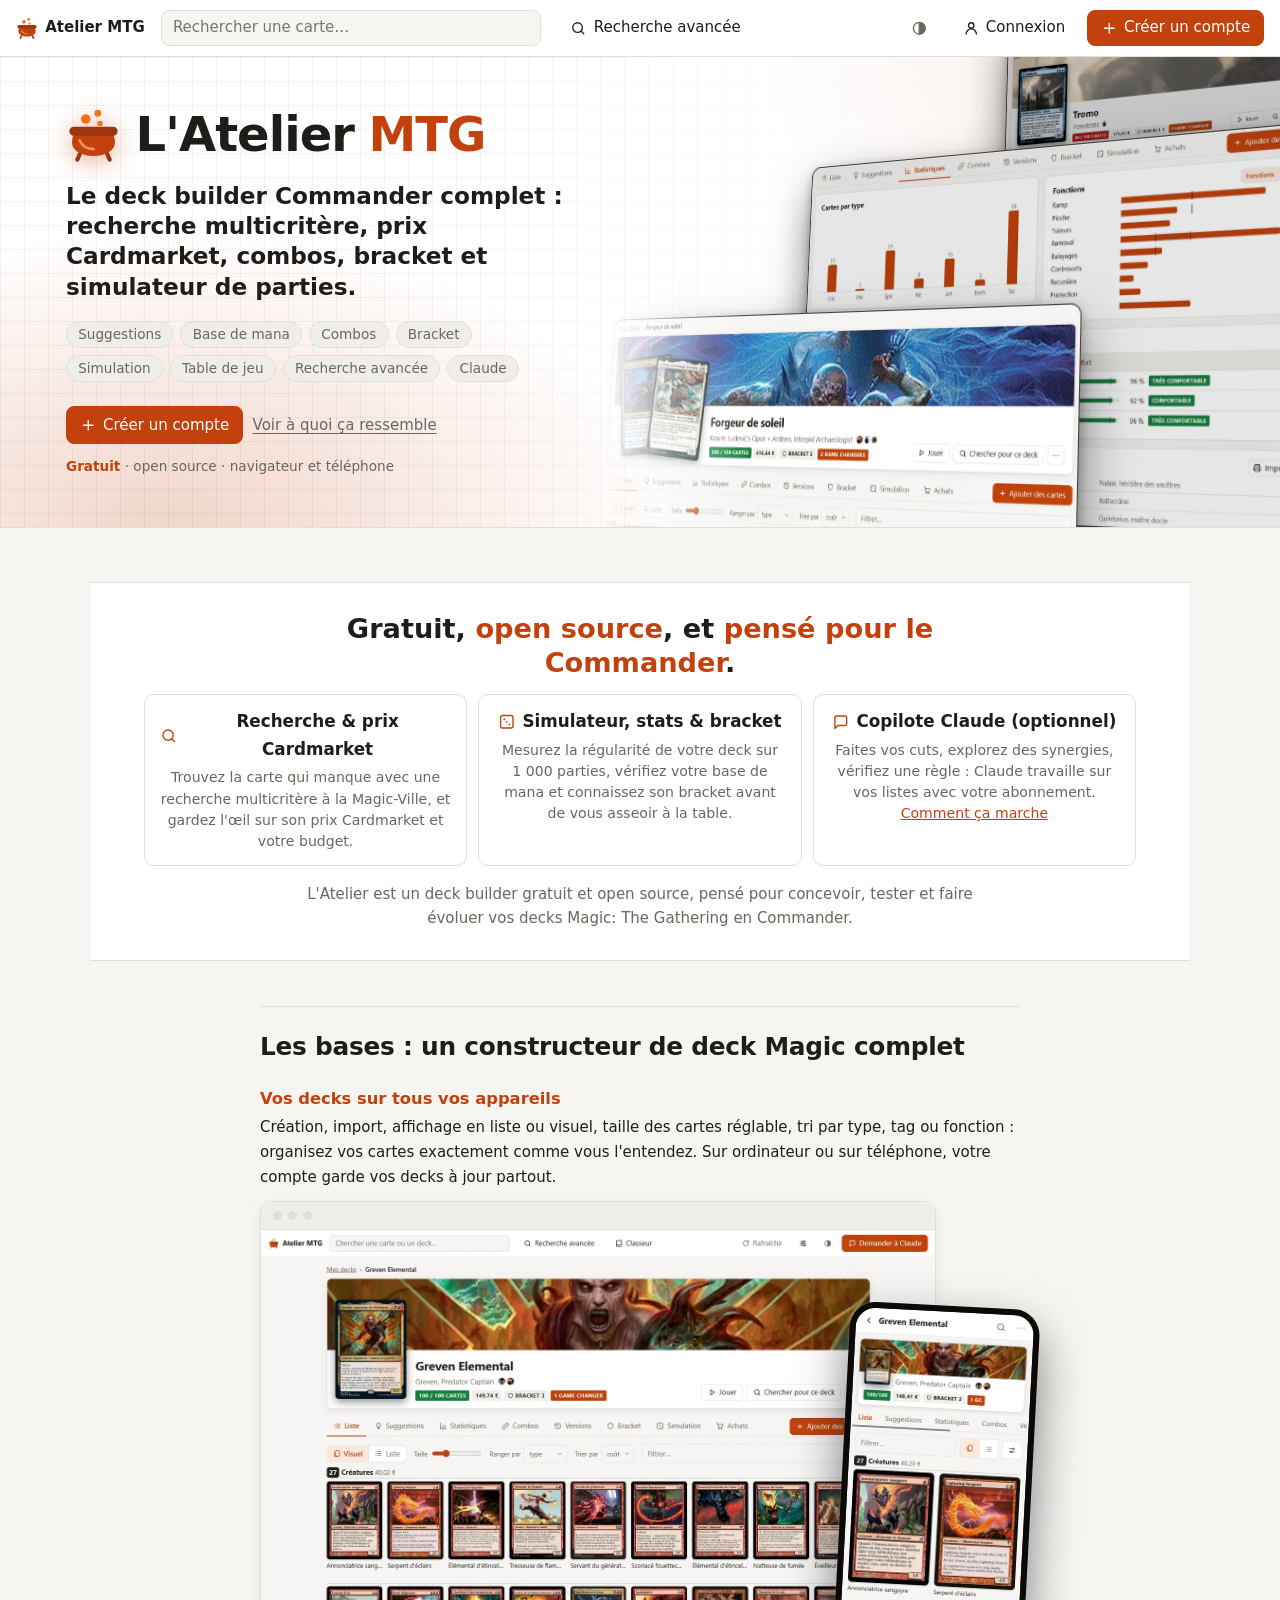
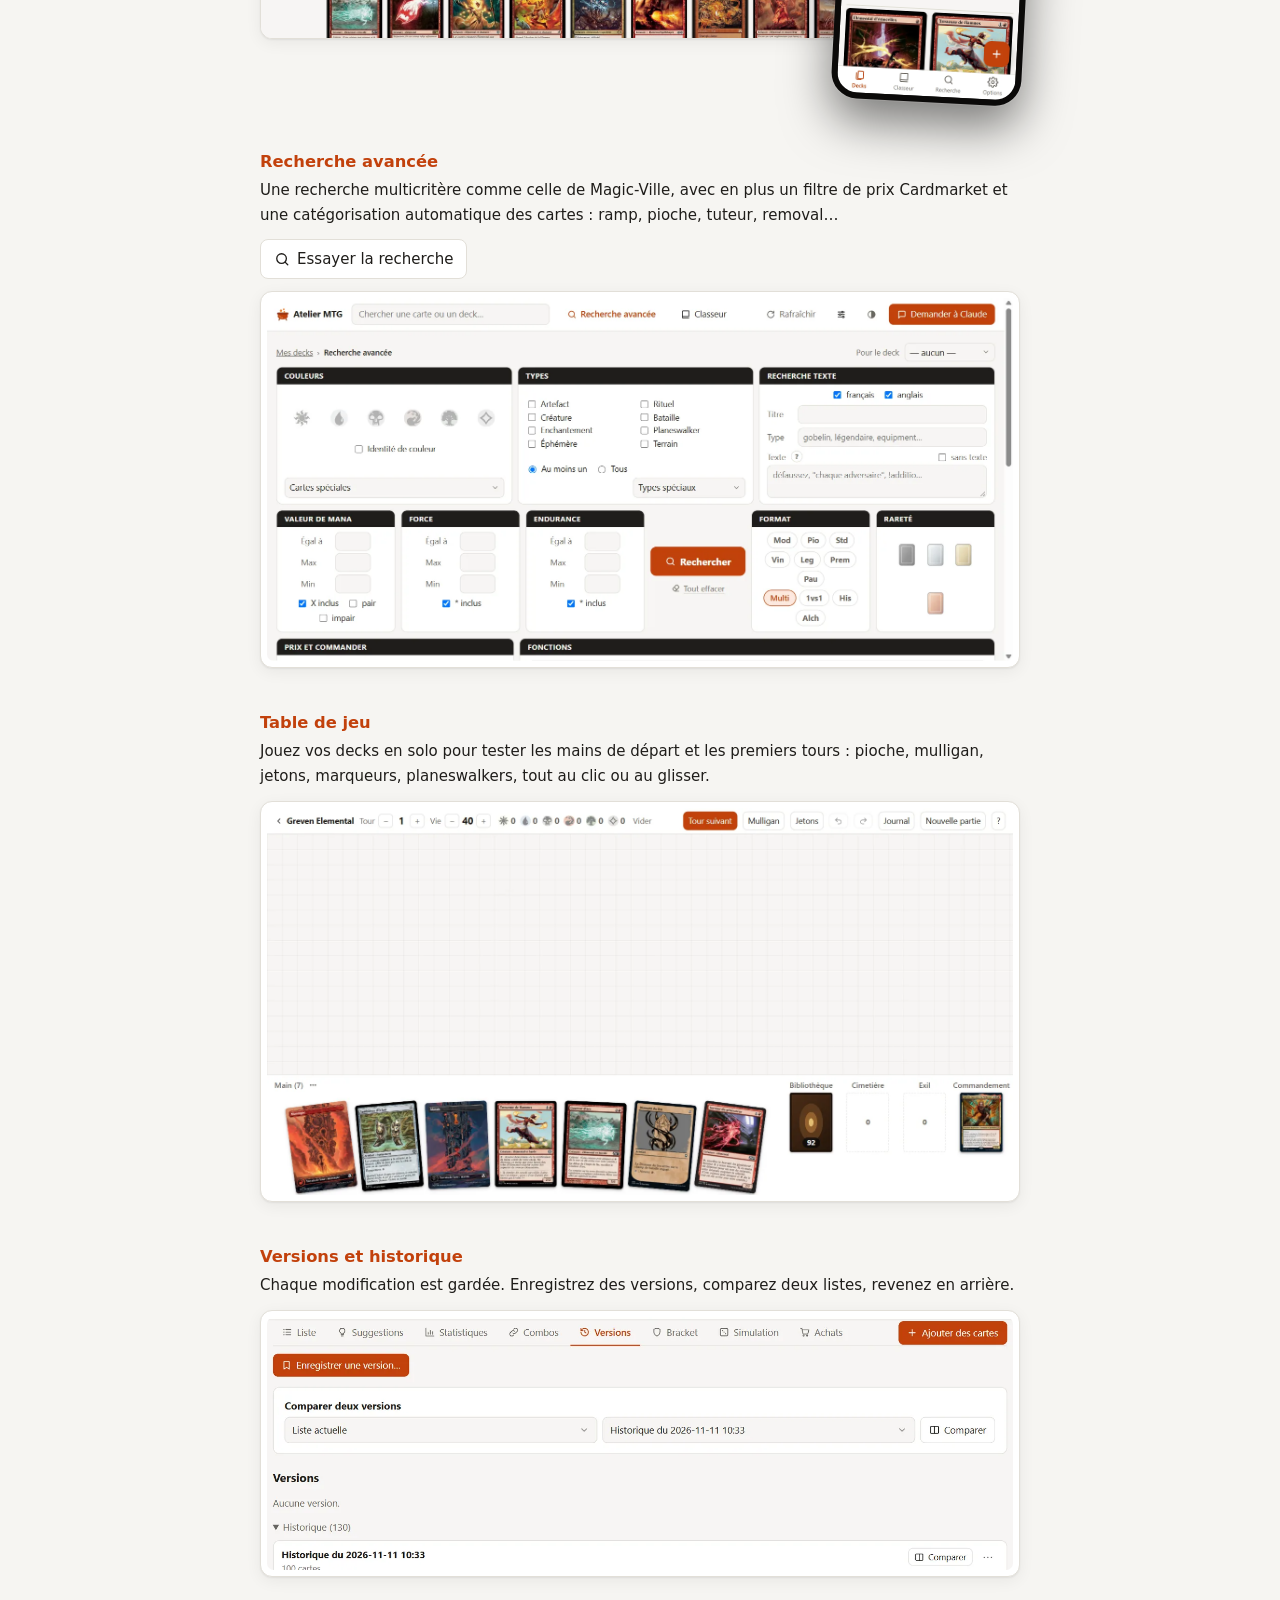
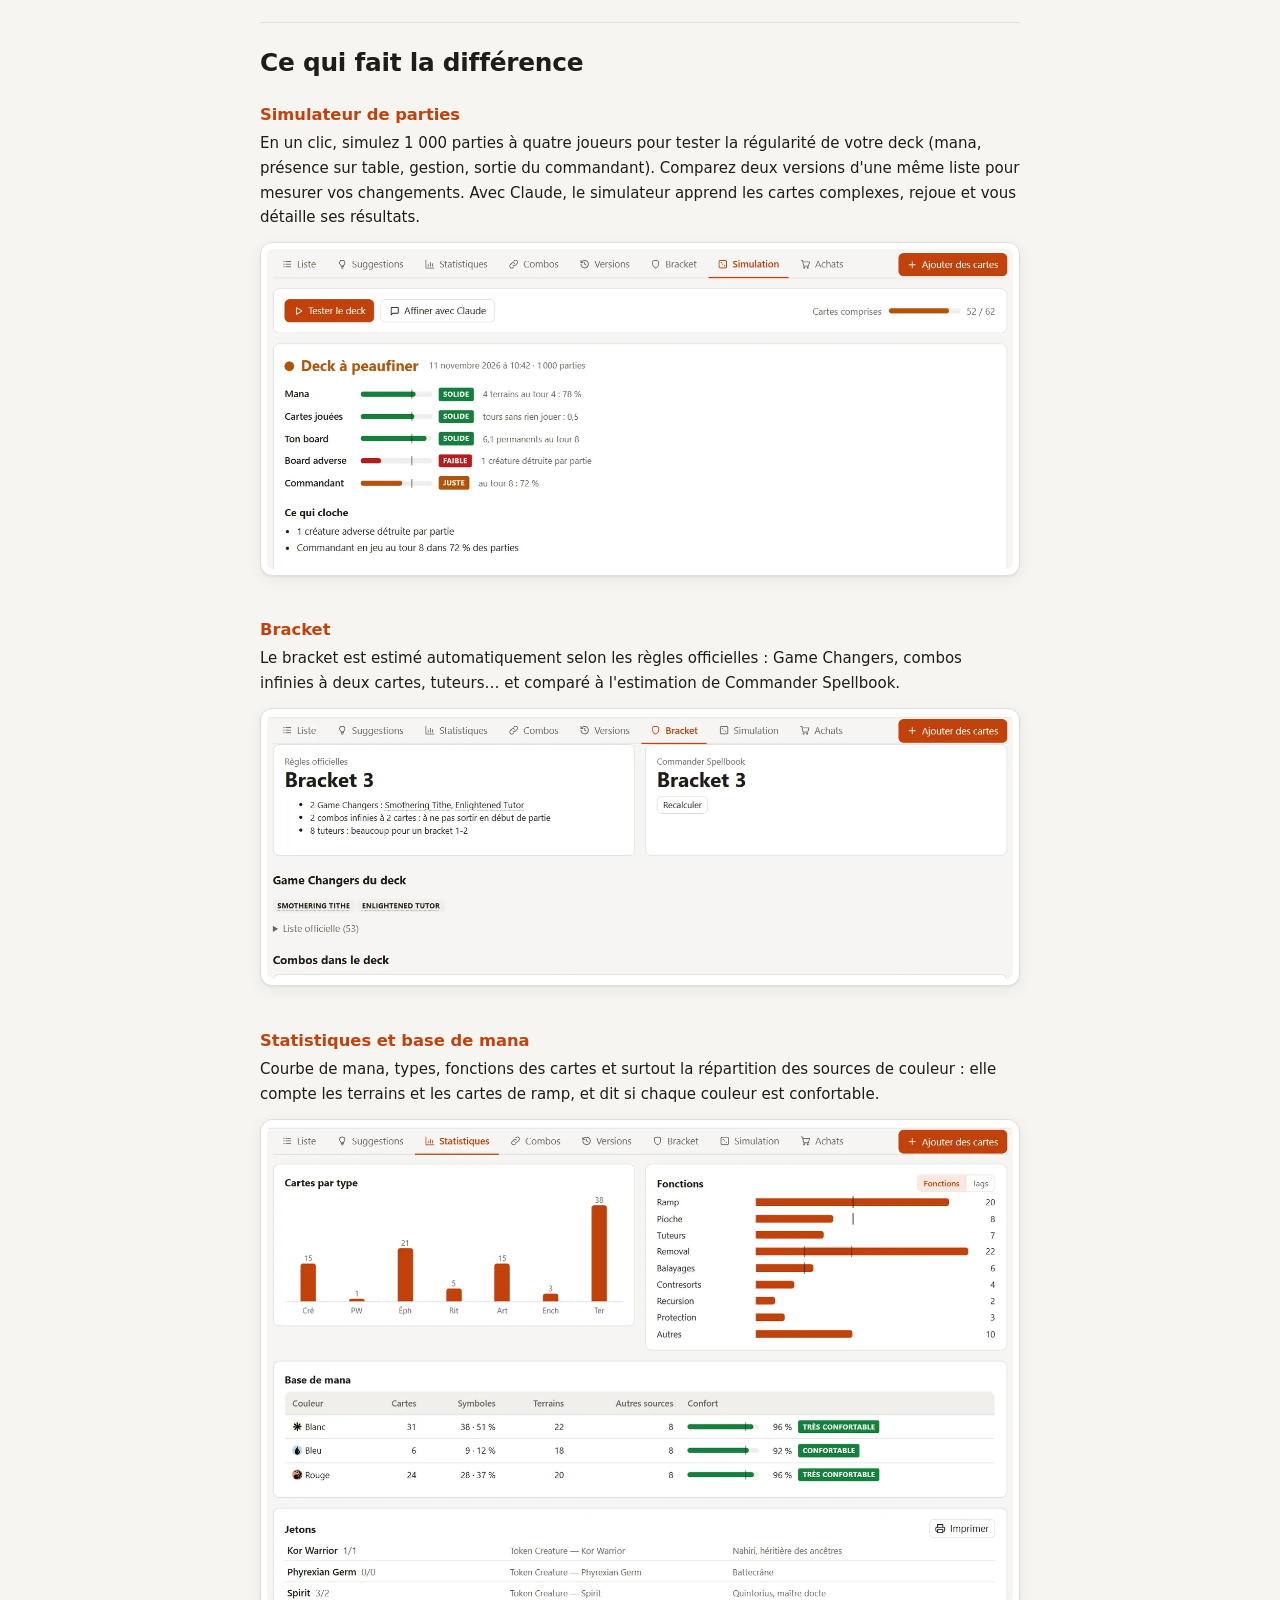
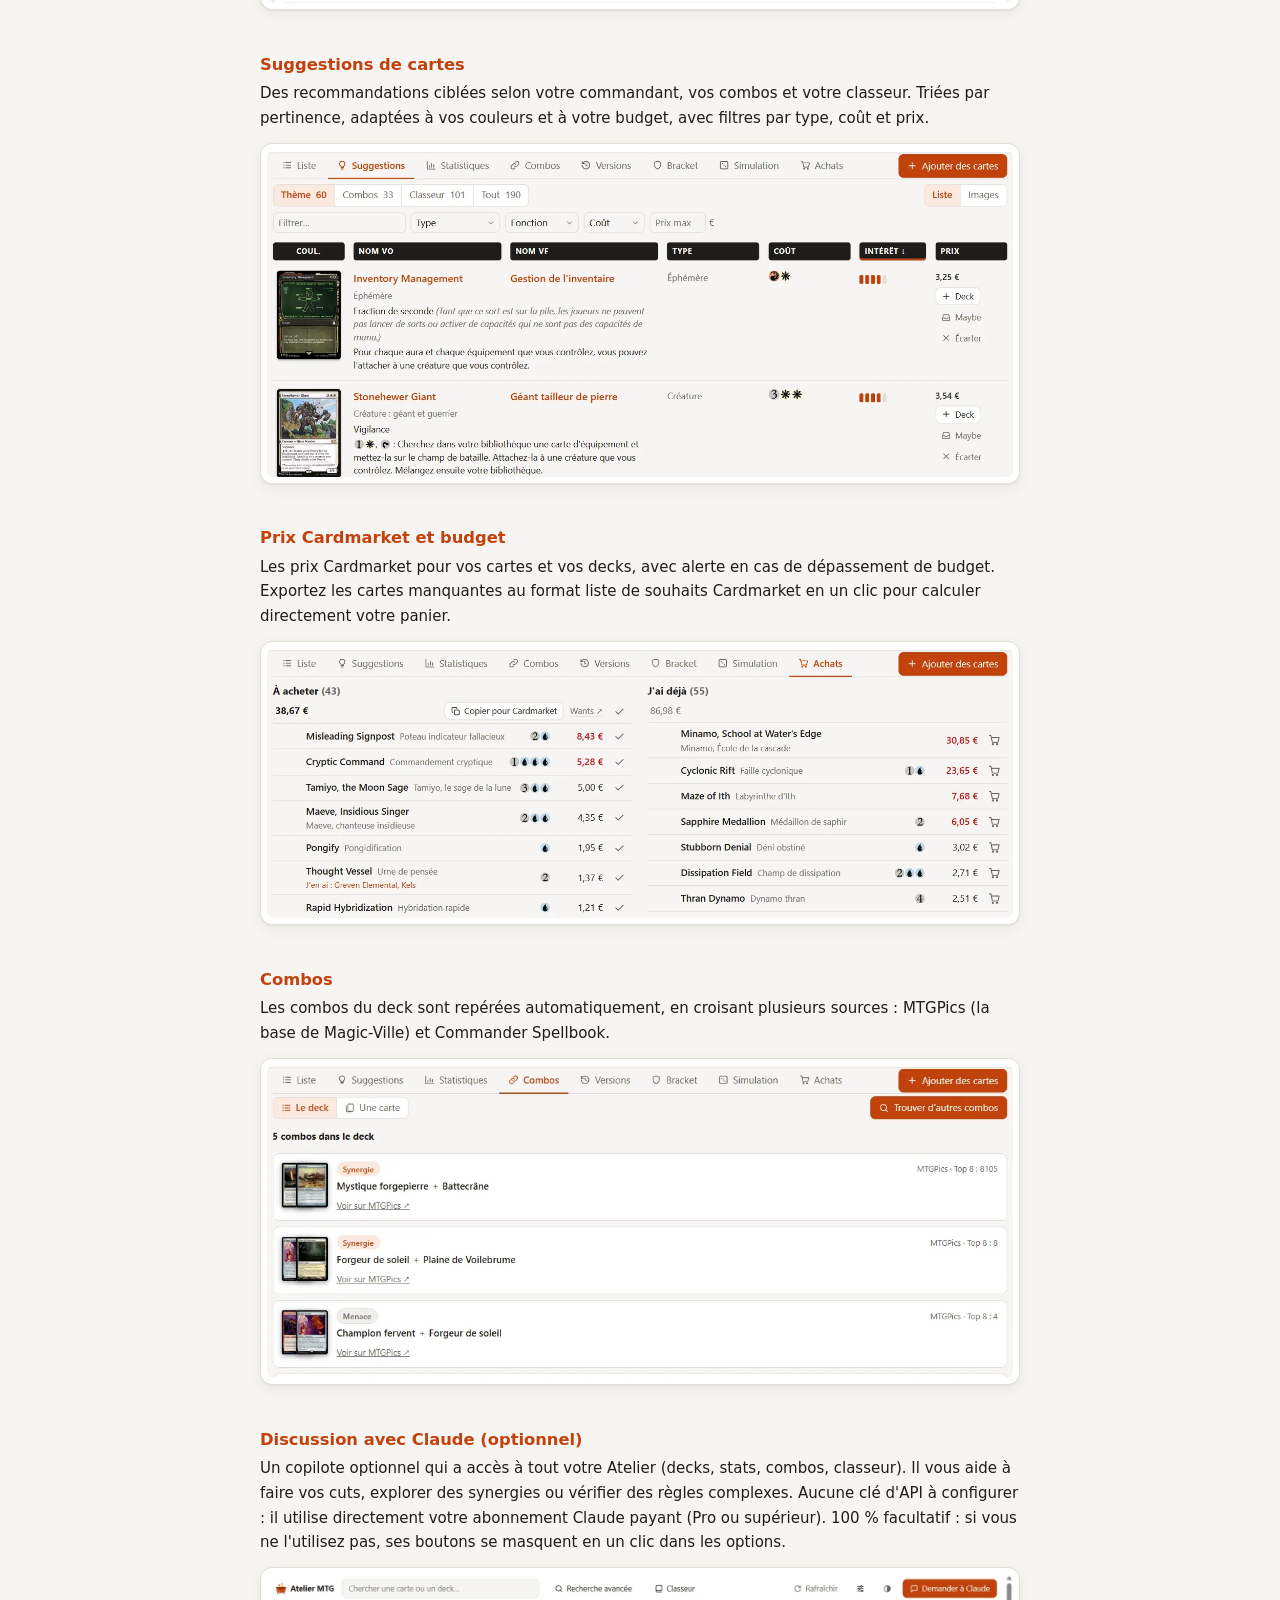
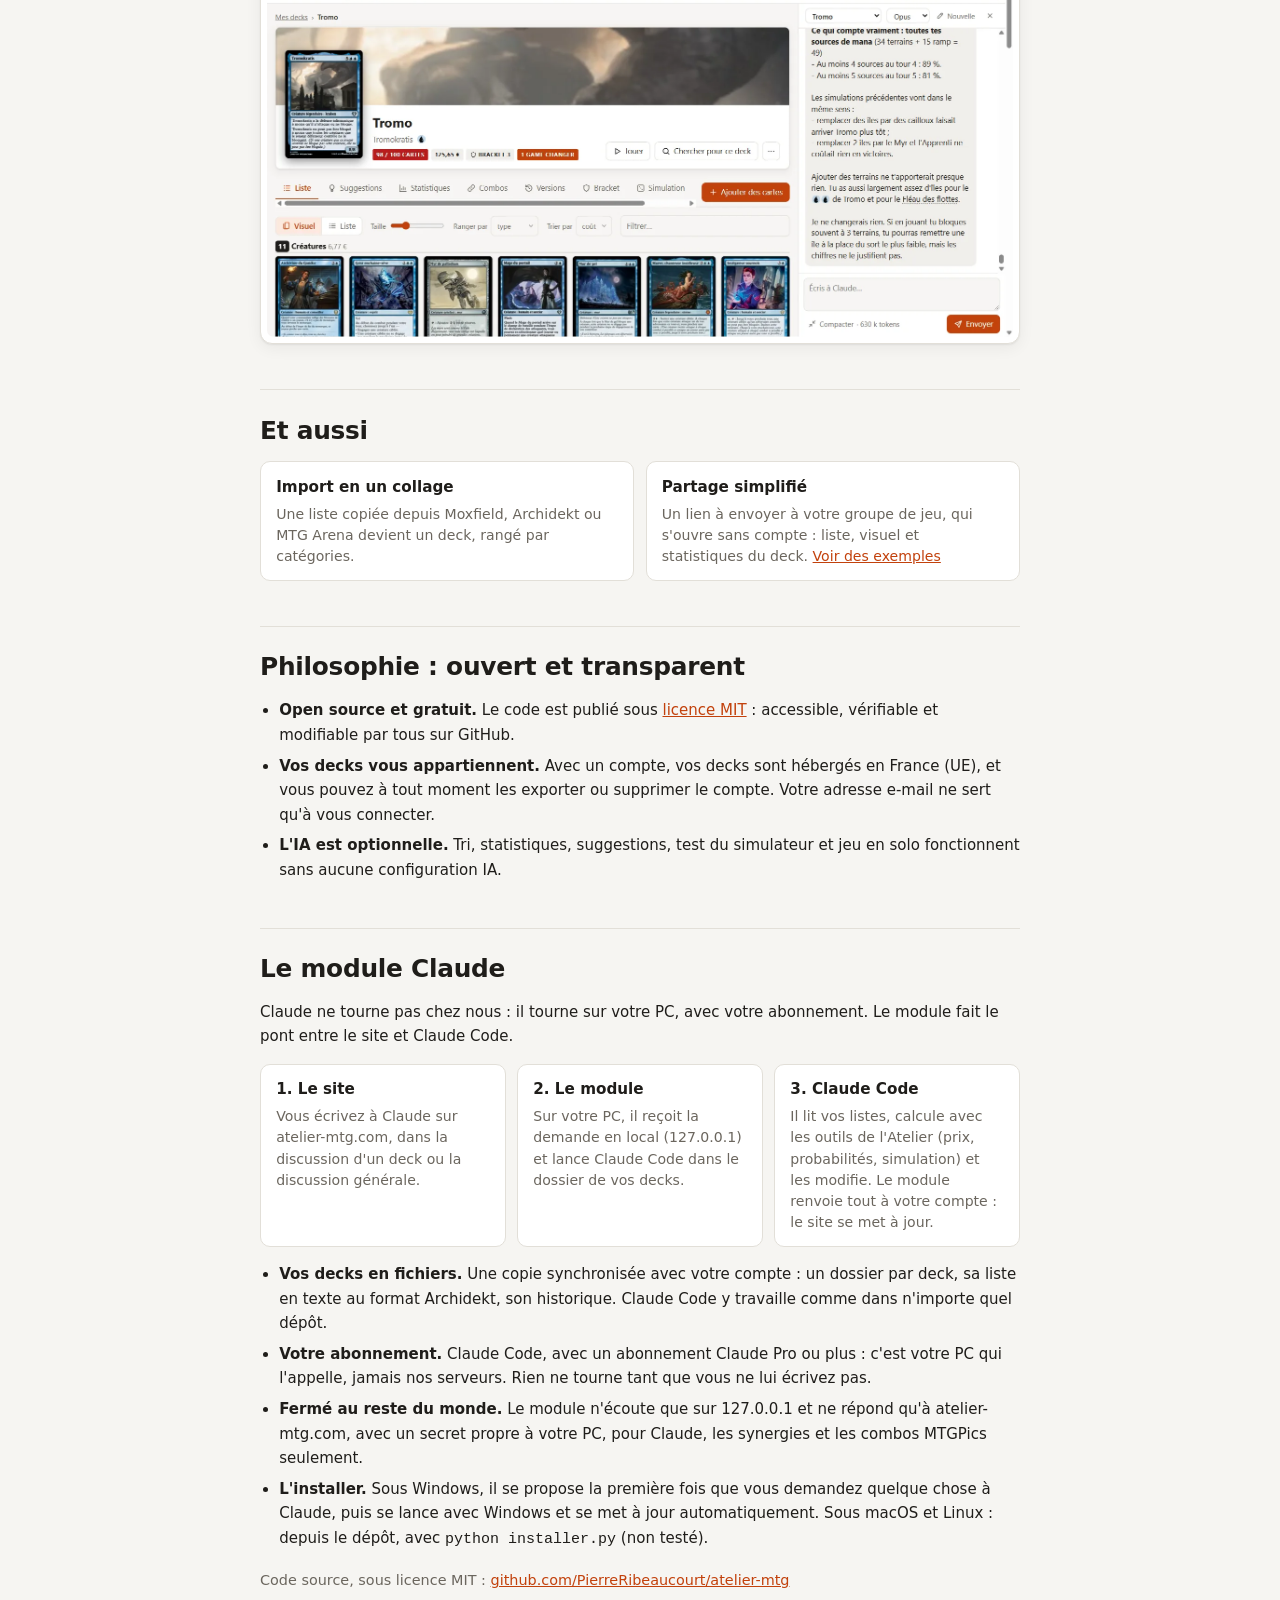
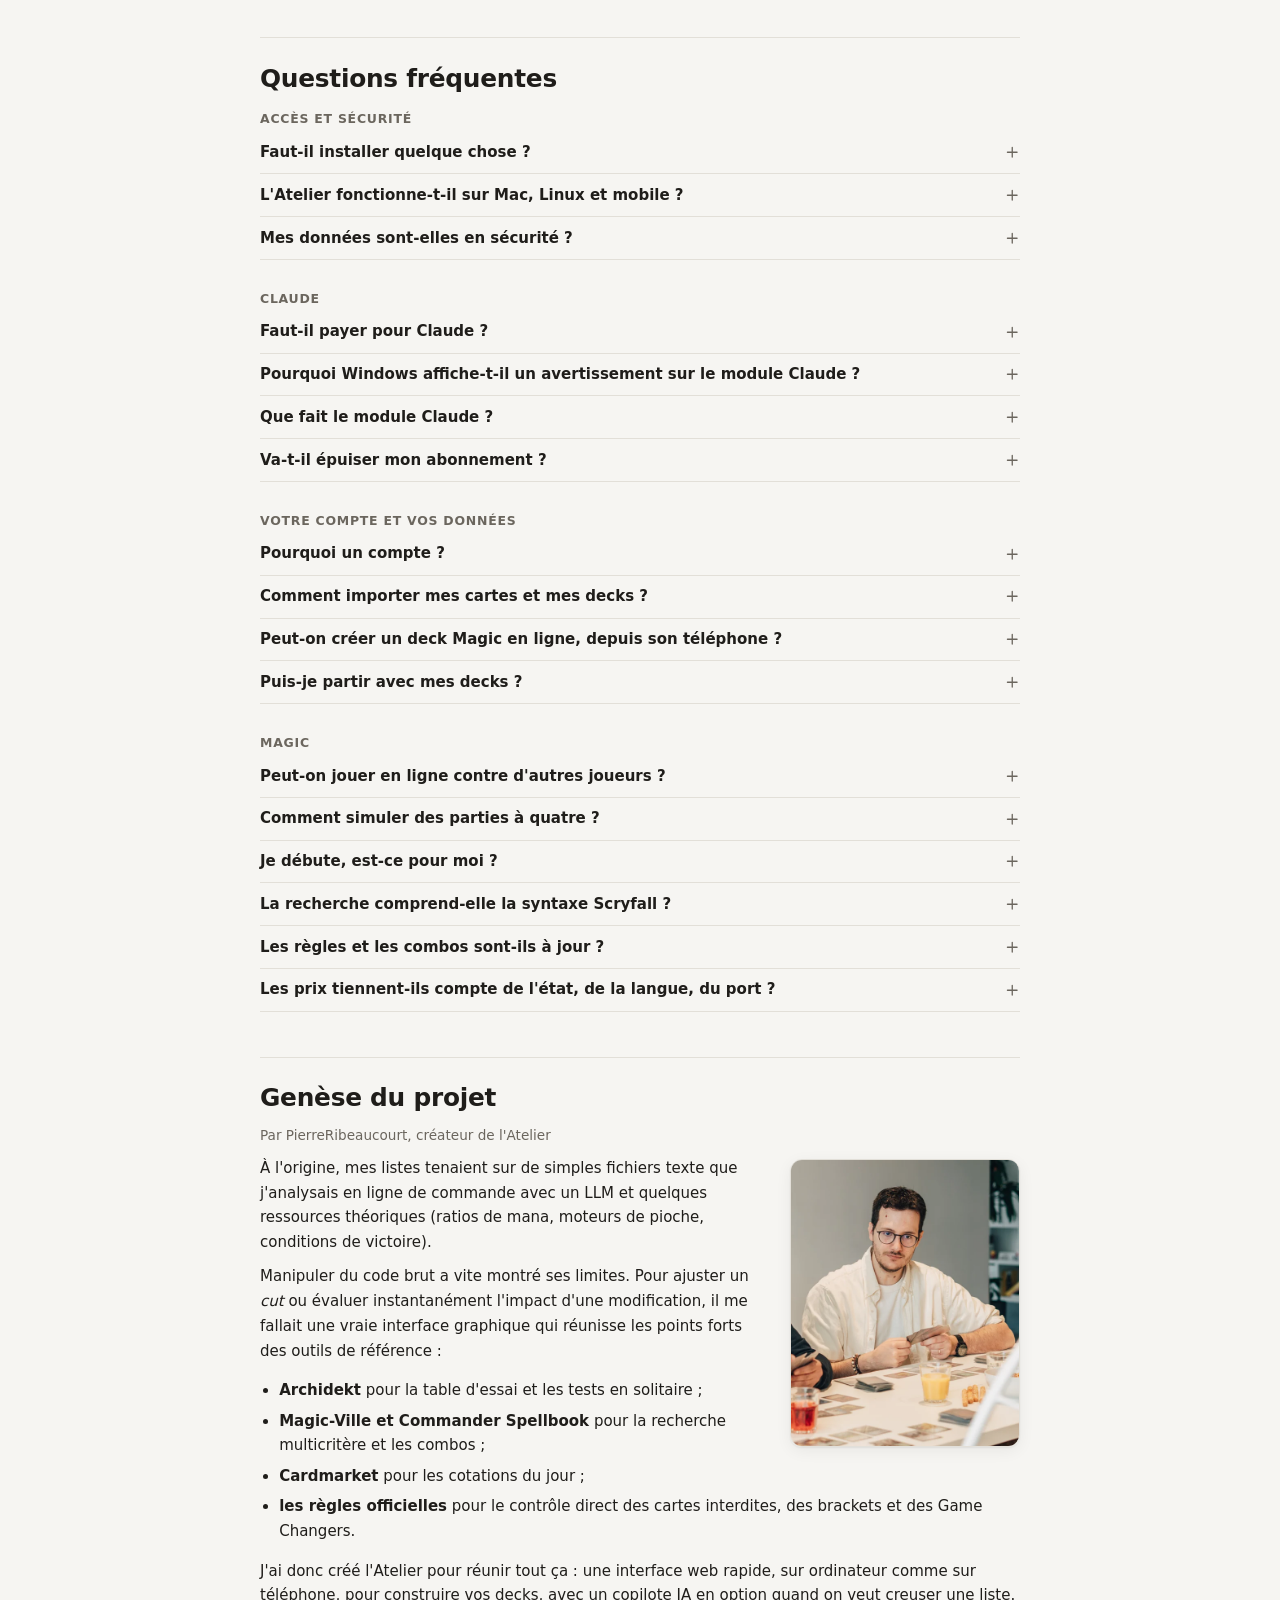
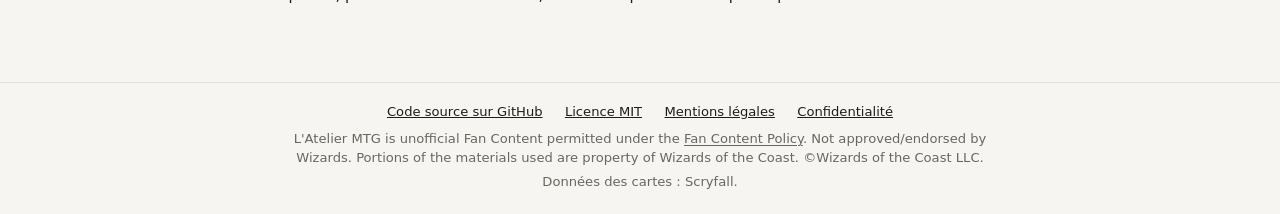
<file: fr/index.html>
<!doctype html>
<html lang="fr" class="partage site-atelier">
<head>
  <meta charset="utf-8">
  <meta name="viewport" content="width=device-width, initial-scale=1">
  <title>L'Atelier MTG : Deck Builder Commander Gratuit (en Français)</title>
  <meta name="description" content="Deck builder Commander gratuit et open source : créez, testez et partagez vos decks Magic (recherche multicritère, prix Cardmarket, combos, bracket, simulateur).">
  <link rel="canonical" href="https://atelier-mtg.com/fr/">
  <meta property="og:type" content="website">
  <meta property="og:site_name" content="Atelier MTG">
  <meta property="og:locale" content="fr_FR">
  <meta property="og:url" content="https://atelier-mtg.com/fr/">
  <meta property="og:title" content="L'Atelier MTG : Deck Builder Commander Gratuit (en Français)">
  <meta property="og:description" content="Deck builder Commander gratuit et open source : créez, testez et partagez vos decks Magic (recherche multicritère, prix Cardmarket, combos, bracket, simulateur).">
  <meta property="og:image" content="https://atelier-mtg.com/a-propos/atelier.jpg">
  <meta property="og:image:type" content="image/jpeg">
  <meta property="og:image:width" content="1200">
  <meta property="og:image:height" content="630">
  <meta property="og:image:alt" content="L'Atelier MTG : deck builder Commander gratuit et open source">
  <meta name="twitter:card" content="summary_large_image">
  <script>try { const t = localStorage.getItem("theme"); if (t) document.documentElement.dataset.theme = t; } catch (e) {}</script>
  <script>try { const c = JSON.parse(localStorage.getItem("atelier-compte") || "null"), h = document.documentElement; if (c && c.jeton) { h.classList.add("connecte"); if (c.pseudo) h.style.setProperty("--initiale", JSON.stringify(c.pseudo[0].toUpperCase())); } } catch (e) {}</script>
  <script type="application/ld+json">
{
  "@context": "https://schema.org",
  "@graph": [
    {
      "@type": "WebSite",
      "@id": "https://atelier-mtg.com/#site",
      "name": "Atelier MTG",
      "alternateName": "L'Atelier MTG",
      "url": "https://atelier-mtg.com/",
      "inLanguage": "fr",
      "publisher": {
        "@id": "https://atelier-mtg.com/#auteur"
      }
    },
    {
      "@type": "WebPage",
      "@id": "https://atelier-mtg.com/fr/#page",
      "url": "https://atelier-mtg.com/fr/",
      "name": "L'Atelier MTG : Deck Builder Commander Gratuit (en Français)",
      "description": "Deck builder Commander gratuit et open source : créez, testez et partagez vos decks Magic (recherche multicritère, prix Cardmarket, combos, bracket, simulateur).",
      "inLanguage": "fr",
      "isPartOf": {
        "@id": "https://atelier-mtg.com/#site"
      },
      "about": {
        "@id": "https://atelier-mtg.com/#application"
      },
      "primaryImageOfPage": "https://atelier-mtg.com/a-propos/atelier.jpg"
    },
    {
      "@type": "SoftwareApplication",
      "@id": "https://atelier-mtg.com/#application",
      "name": "Atelier MTG",
      "alternateName": "L'Atelier MTG",
      "description": "Deck builder Commander gratuit et open source : créez, testez et partagez vos decks Magic (recherche multicritère, prix Cardmarket, combos, bracket, simulateur).",
      "url": "https://atelier-mtg.com/fr/",
      "inLanguage": "fr",
      "applicationCategory": "UtilitiesApplication",
      "applicationSubCategory": "Deck builder Magic: The Gathering (Commander)",
      "about": {
        "@type": "Thing",
        "name": "Magic: The Gathering",
        "sameAs": [
          "https://fr.wikipedia.org/wiki/Magic_:_L%27Assembl%C3%A9e",
          "https://en.wikipedia.org/wiki/Magic:_The_Gathering"
        ]
      },
      "operatingSystem": "Windows 10, Windows 11, Android, iOS, macOS, Linux",
      "softwareVersion": "2.5.1",
      "downloadUrl": "https://github.com/PierreRibeaucourt/atelier-mtg/releases/latest/download/Atelier-MTG-Windows.exe",
      "isAccessibleForFree": true,
      "offers": {
        "@type": "Offer",
        "price": "0",
        "priceCurrency": "EUR"
      },
      "license": "https://github.com/PierreRibeaucourt/atelier-mtg/blob/main/LICENSE",
      "image": "https://atelier-mtg.com/a-propos/atelier.jpg",
      "screenshot": [
        "https://atelier-mtg.com/a-propos/decks.webp",
        "https://atelier-mtg.com/a-propos/suggestions.webp",
        "https://atelier-mtg.com/a-propos/statistiques.webp"
      ],
      "featureList": [
        "Création et import de decks Commander (Moxfield, Archidekt, MTG Arena)",
        "Statistiques et base de mana",
        "Combos (Commander Spellbook, MTGPics)",
        "Bracket estimé selon les règles officielles, Game Changers",
        "Simulateur de parties à quatre joueurs",
        "Table de jeu en solo",
        "Recherche avancée de cartes en français",
        "Prix Cardmarket et budget",
        "Suggestions de cartes",
        "Versions et historique des decks",
        "Partage des decks en ligne",
        "Compte gratuit : decks synchronisés entre navigateur, téléphone et PC",
        "Discussion avec Claude (optionnelle)"
      ],
      "author": {
        "@id": "https://atelier-mtg.com/#auteur"
      },
      "sameAs": [
        "https://github.com/PierreRibeaucourt/atelier-mtg"
      ]
    },
    {
      "@type": "Person",
      "@id": "https://atelier-mtg.com/#auteur",
      "name": "PierreRibeaucourt",
      "url": "https://github.com/PierreRibeaucourt"
    },
    {
      "@type": "FAQPage",
      "@id": "https://atelier-mtg.com/fr/#faq",
      "isPartOf": {
        "@id": "https://atelier-mtg.com/fr/#page"
      },
      "mainEntity": [
        {
          "@type": "Question",
          "name": "Faut-il installer quelque chose ?",
          "acceptedAnswer": {
            "@type": "Answer",
            "text": "Rien du tout. L'Atelier est une application web : créez votre compte et accédez à vos decks depuis n'importe quel navigateur, sur ordinateur comme sur téléphone. Seul le module optionnel pour Claude Code s'installe sur PC Windows (en un clic, avec mises à jour automatiques)."
          }
        },
        {
          "@type": "Question",
          "name": "L'Atelier fonctionne-t-il sur Mac, Linux et mobile ?",
          "acceptedAnswer": {
            "@type": "Answer",
            "text": "Tout à fait : le site s'ouvre dans n'importe quel navigateur moderne (ordinateur, iOS, Android) et peut s'ajouter à l'écran d'accueil de votre téléphone. Seul le module local pour Claude Code est conçu pour Windows (un script Python expérimental est disponible sur GitHub pour macOS et Linux)."
          }
        },
        {
          "@type": "Question",
          "name": "Mes données sont-elles en sécurité ?",
          "acceptedAnswer": {
            "@type": "Answer",
            "text": "La connexion se fait par code unique envoyé par e-mail : aucun mot de passe n'est stocké ni ne peut être volé. Vos decks sont hébergés en France et tout le code source est public sous licence MIT."
          }
        },
        {
          "@type": "Question",
          "name": "Faut-il payer pour Claude ?",
          "acceptedAnswer": {
            "@type": "Answer",
            "text": "Claude est facultatif : sans lui, tout le reste fonctionne, et les options permettent de masquer ses boutons. Pour s'en servir, il faut un abonnement Claude payant (Pro ou plus), car le compte gratuit ne donne pas accès à Claude Code, et un PC Windows pour le module Claude."
          }
        },
        {
          "@type": "Question",
          "name": "Pourquoi Windows affiche-t-il un avertissement sur le module Claude ?",
          "acceptedAnswer": {
            "@type": "Answer",
            "text": "L'installeur n'est pas signé numériquement (un certificat coûte plusieurs centaines d'euros par an), d'où l'alerte de sécurité Windows au premier lancement. Le module n'écoute qu'en local (127.0.0.1) et son code source est intégralement vérifiable sur GitHub avant installation."
          }
        },
        {
          "@type": "Question",
          "name": "Que fait le module Claude ?",
          "acceptedAnswer": {
            "@type": "Answer",
            "text": "Il garde sur votre PC une copie de vos decks, synchronisée avec votre compte, et y lance Claude Code quand vous lui écrivez depuis le site. Il se lance avec Windows, sans fenêtre : tout se fait sur atelier-mtg.com."
          }
        },
        {
          "@type": "Question",
          "name": "Va-t-il épuiser mon abonnement ?",
          "acceptedAnswer": {
            "@type": "Answer",
            "text": "Il ne travaille que quand vous lui écrivez, ou quand vous cliquez sur un bouton qui l'appelle, comme l'analyse des synergies d'un deck ou « Affiner avec Claude » : rien ne tourne en arrière-plan. Les suggestions, les combos, le bracket, les statistiques, les fonctions des cartes et le test du simulateur ne passent pas par lui. « Compacter » résume une longue discussion pour qu'elle consomme moins."
          }
        },
        {
          "@type": "Question",
          "name": "Pourquoi un compte ?",
          "acceptedAnswer": {
            "@type": "Answer",
            "text": "Pour retrouver vos decks sur tous vos appareils : navigateur, téléphone, PC. Il ne demande qu'une adresse e-mail, qui sert seulement à vous envoyer le code de connexion. Vos decks sont hébergés en France, et les options permettent à tout moment de les exporter ou de supprimer le compte."
          }
        },
        {
          "@type": "Question",
          "name": "Comment importer mes cartes et mes decks ?",
          "acceptedAnswer": {
            "@type": "Answer",
            "text": "On colle une liste copiée depuis Moxfield, Archidekt ou MTG Arena. La liste d'un deck préconstruit se trouve sur ces sites. Les cartes rangées hors des decks se collent de la même façon dans le classeur."
          }
        },
        {
          "@type": "Question",
          "name": "Peut-on créer un deck Magic en ligne, depuis son téléphone ?",
          "acceptedAnswer": {
            "@type": "Answer",
            "text": "Créez votre compte puis ajoutez l'Atelier à l'écran d'accueil de votre téléphone : l'application fonctionne même hors connexion et synchronise vos modifications dès que le réseau revient. Pour partager un deck, envoyez simplement son lien : la page s'ouvre sans compte."
          }
        },
        {
          "@type": "Question",
          "name": "Puis-je partir avec mes decks ?",
          "acceptedAnswer": {
            "@type": "Answer",
            "text": "« Exporter mes données » (Mon compte) enregistre tout dans un fichier, et le menu « … » d'un deck copie sa liste pour Archidekt, Moxfield, MTG Arena ou MTGO."
          }
        },
        {
          "@type": "Question",
          "name": "Peut-on jouer en ligne contre d'autres joueurs ?",
          "acceptedAnswer": {
            "@type": "Answer",
            "text": "L'Atelier n'est pas un client de jeu multijoueur : la table de jeu est un mode solitaire (goldfish) pour tester vos mains de départ, vos sorties et les premiers tours à la main."
          }
        },
        {
          "@type": "Question",
          "name": "Comment simuler des parties à quatre ?",
          "acceptedAnswer": {
            "@type": "Answer",
            "text": "En simplifiant. Les trois adversaires sont des archétypes (aggro, contrôle, jetons, combo…). Selon des probabilités, ils posent des créatures, retirent vos menaces, rasent la table ou gagnent sur une combo, mais sans politique. Seul, le simulateur juge la régularité du deck : le mana, les cartes jouées, le board, le commandant. Il comprend une partie des cartes en lisant leur texte, et joue les autres sans leur effet, ou avec une partie seulement : c'est Claude qui lui apprend celles-là. Les taux de victoire ne s'affichent qu'ensuite, quand ils ont un sens."
          }
        },
        {
          "@type": "Question",
          "name": "Je débute, est-ce pour moi ?",
          "acceptedAnswer": {
            "@type": "Answer",
            "text": "Les statistiques comparent votre deck à un modèle type, et Claude peut expliquer une règle, une carte ou proposer des ajouts dans votre budget. Les mots de cette page : Ramp : les cartes qui donnent du mana en plus, pour jouer plus gros plus tôt. Removal : les cartes qui détruisent ou exilent une menace adverse. Tuteur : une carte qui va chercher une carte précise dans votre bibliothèque. Combo : des cartes qui, ensemble, gagnent la partie ou créent un effet infini. Cut : les cartes à retirer pour revenir à 100. Bracket : le niveau de puissance officiel d'un deck Commander, de 1 à 5, pour jouer à armes égales. Game Changers : une liste officielle de cartes très puissantes, qui font monter le bracket."
          }
        },
        {
          "@type": "Question",
          "name": "La recherche comprend-elle la syntaxe Scryfall ?",
          "acceptedAnswer": {
            "@type": "Answer",
            "text": "Elle privilégie un formulaire multicritère visuel (inspiré de Magic-Ville) où l'on coche ses critères : identité de couleur, type, texte, coût de mana, prix Cardmarket et fonction dans le deck (ramp, pioche, tuteur, removal…)."
          }
        },
        {
          "@type": "Question",
          "name": "Les règles et les combos sont-ils à jour ?",
          "acceptedAnswer": {
            "@type": "Answer",
            "text": "La liste officielle des Game Changers est actualisée quotidiennement, et les nouvelles cartes sont ajoutées automatiquement dès leur sortie. Les combos proviennent de Commander Spellbook et de MTGPics, maintenus par leurs communautés."
          }
        },
        {
          "@type": "Question",
          "name": "Les prix tiennent-ils compte de l'état, de la langue, du port ?",
          "acceptedAnswer": {
            "@type": "Answer",
            "text": "Les montants affichés correspondent au prix de tendance Cardmarket pour l'édition la moins chère, à titre indicatif. L'Atelier ne vend pas de cartes, mais l'onglet Achats exporte vos cartes manquantes au format wishlist Cardmarket en un clic."
          }
        }
      ]
    }
  ]
}
  </script>
  <link rel="icon" href="data:image/svg+xml,%3Csvg xmlns='http://www.w3.org/2000/svg' viewBox='0 0 32 32'%3E%3Ccircle cx='11.5' cy='7' r='2.8' fill='%23f97316'/%3E%3Ccircle cx='18.5' cy='3.6' r='2' fill='%23f97316'/%3E%3Ccircle cx='19.8' cy='9.6' r='1.6' fill='%23f97316'/%3E%3Cpath d='M8 27.5 6.6 30.6M24 27.5l1.4 3.1' stroke='%239a3412' stroke-width='2.4' stroke-linecap='round'/%3E%3Cpath d='M5 15h22c1 1.9 1.5 3.7 1.5 5.7 0 4.6-5.4 7.8-12.5 7.8S3.5 25.3 3.5 20.7c0-2 .5-3.8 1.5-5.7z' fill='%23c2410c'/%3E%3Crect x='2' y='11.5' width='28' height='5.2' rx='2.6' fill='%239a3412'/%3E%3Cpath d='M8 19.5c1.5 3.5 4.2 5 8 5' stroke='%23fdba74' stroke-width='1.6' fill='none' stroke-linecap='round' opacity='.7'/%3E%3C/svg%3E">
  <link rel="stylesheet" href="style.css?v=a393967e78">
</head>
<body>
  <header class="barre">
    <a href="#/" class="logo">Atelier MTG</a>
    <div class="aller">
      <input id="aller" class="champ" type="search" placeholder="Rechercher une carte…" autocomplete="off"
        aria-label="Rechercher une carte" aria-controls="aller-liste" aria-autocomplete="list">
      <div id="aller-liste" class="aller-liste" role="listbox" hidden></div>
    </div>
    <a href="#/recherche" id="lien-recherche" class="btn btn-discret lien-recherche" data-ico="chercher" aria-label="Recherche avancée"><span>Recherche<span class="long">&nbsp;avancée</span></span></a>
    <a href="#/classeur" id="lien-classeur" class="btn btn-discret lien-recherche" data-ico="livre"><span>Classeur</span></a>
    <div class="espace"></div>
    <div class="barre-droite">
      <span id="etat-maj" class="etat-maj"></span>
      <button id="btn-rafraichir" class="btn btn-discret" data-ico="rafraichir" title="Rafraîchir les prix du jour et la liste officielle des Game Changers">Rafraîchir</button>
      <a href="#/options" id="lien-options" class="btn btn-discret" data-ico="options" title="Options" aria-label="Options"></a>
      <button id="btn-theme" class="btn btn-discret" data-ico="theme" title="Thème clair ou sombre" aria-label="Thème clair ou sombre"></button>
      <a href="https://atelier-mtg.com/mes-decks/#connexion" id="btn-connexion" class="btn btn-discret hors-compte" data-ico="compte" aria-label="Connexion"><span class="txt">Connexion</span></a>
      <a href="https://atelier-mtg.com/mes-decks/#inscription" id="btn-creer" class="btn btn-accent hors-compte" data-ico="plus">Créer un compte</a>
      <a href="https://atelier-mtg.com/mes-decks/" id="btn-mes-decks" class="btn btn-accent en-compte" data-ico="cartes">Mes decks</a>
      <button id="btn-compte" class="btn btn-compte en-compte" data-ico="compte" aria-label="Mon compte"></button>
    </div>
  </header>
  <div class="cadre">
    <main id="vue" class="vue vue-pleine">
    <header class="ap-tete">
      <div class="ap-tete-dedans">
        <div class="ap-scene" aria-hidden="true">
          <figure class="ap-ecran e1"><img class="cap-sombre" src="../a-propos/discussion.webp" data-f="discussion" alt="" loading="lazy"><img class="cap-clair" src="../a-propos/discussion-clair.webp" data-f="discussion-clair" alt="" loading="lazy"></figure>
          <figure class="ap-ecran e2"><img class="cap-sombre" src="../a-propos/statistiques.webp" data-f="statistiques" alt="" loading="lazy"><img class="cap-clair" src="../a-propos/statistiques.webp" data-f="statistiques-clair" alt="" loading="lazy" data-sombre="1"></figure>
          <figure class="ap-ecran e3"><img class="cap-sombre" src="../a-propos/decks.webp" data-f="decks" alt="" loading="lazy"><img class="cap-clair" src="../a-propos/decks-clair.webp" data-f="decks-clair" alt="" loading="lazy"></figure>
        </div>
        <div class="ap-tete-texte">
          <h1>L'Atelier <span>MTG</span></h1>
          <p class="ap-accroche">Le deck builder Commander complet&nbsp;: recherche multicritère, prix Cardmarket, combos, bracket et simulateur de parties.</p>
          <ul class="ap-puces"><li>Suggestions</li><li>Base de mana</li><li>Combos</li><li>Bracket</li><li>Simulation</li><li>Table de jeu</li><li>Recherche avancée</li><li>Claude</li></ul>
          <p class="ap-cta"><a class="btn btn-accent hors-compte" href="https://atelier-mtg.com/mes-decks/#inscription" id="ap-creer"><svg class="ico" viewBox="0 0 24 24" aria-hidden="true"><path d="M12 5v14M5 12h14"></path></svg>Créer un compte</a>
            <a class="btn btn-accent en-compte" href="https://atelier-mtg.com/mes-decks/" id="ap-mes-decks"><svg class="ico" viewBox="0 0 24 24" aria-hidden="true"><rect x="8" y="3" width="12" height="16.5" rx="2"></rect><path d="M4.5 7v11.5a2.5 2.5 0 0 0 2.5 2.5h8"></path></svg>Mes decks</a>
            <a class="ap-voir" href="https://atelier-mtg.com/decks/pierre/">Voir à quoi ça ressemble</a></p>
          <p class="ap-mention"><b>Gratuit</b> · open source · navigateur et téléphone</p>
        </div>
      </div>
    </header>
    <article class="a-propos">
      <div class="ap-bandeau">
        <p class="ap-promesse">Gratuit, <em>open source</em>, et <em>pensé pour le Commander</em>.</p>
        <div class="ap-grille ap-piliers">
          <div class="ap-carte"><h3><svg class="ico" viewBox="0 0 24 24" aria-hidden="true"><circle cx="11" cy="11" r="7"></circle><path d="m20 20-3.5-3.5"></path></svg>Recherche &amp; prix Cardmarket</h3><p>Trouvez la carte qui manque avec une recherche multicritère à la Magic-Ville, et gardez l'œil sur son prix Cardmarket et votre budget.</p></div>
          <div class="ap-carte"><h3><svg class="ico" viewBox="0 0 24 24" aria-hidden="true"><rect x="3.5" y="3.5" width="17" height="17" rx="3"></rect><circle cx="8.5" cy="8.5" r="1.25" fill="currentColor" stroke="none"></circle><circle cx="12" cy="12" r="1.25" fill="currentColor" stroke="none"></circle><circle cx="15.5" cy="15.5" r="1.25" fill="currentColor" stroke="none"></circle></svg>Simulateur, stats &amp; bracket</h3><p>Mesurez la régularité de votre deck sur 1&nbsp;000 parties, vérifiez votre base de mana et connaissez son bracket avant de vous asseoir à la table.</p></div>
          <div class="ap-carte"><h3><svg class="ico" viewBox="0 0 24 24" aria-hidden="true"><path d="M20 15a2 2 0 0 1-2 2H8l-4 4V6a2 2 0 0 1 2-2h12a2 2 0 0 1 2 2z"></path></svg>Copilote Claude (optionnel)</h3><p>Faites vos cuts, explorez des synergies, vérifiez une règle : Claude travaille sur vos listes avec votre abonnement. <a href="#module-claude" id="ap-voir-module">Comment ça marche</a></p></div>
        </div>
        <p>L'Atelier est un deck builder gratuit et open source, pensé pour concevoir, tester et faire évoluer vos decks Magic: The
          Gathering en Commander.</p>
      </div>

      <h2>Les bases : un constructeur de deck Magic complet</h2>
      <section class="ap-module">
        <h3>Vos decks sur tous vos appareils</h3><p>Création, import, affichage en liste ou visuel, taille des cartes réglable, tri par type, tag ou fonction : organisez vos cartes exactement comme vous l'entendez. Sur ordinateur ou sur téléphone, votre compte garde vos decks à jour partout.</p>
        
        <div class="ap-appareils">
          <figure class="ap-ecran-pc"><span class="ap-fenetre" aria-hidden="true"><i></i><i></i><i></i></span><img class="cap-sombre" src="../a-propos/appareils-pc.webp" data-f="appareils-pc" alt="Un deck dans l'Atelier, sur ordinateur" loading="lazy"><img class="cap-clair" src="../a-propos/appareils-pc-clair.webp" data-f="appareils-pc-clair" alt="Un deck dans l'Atelier, sur ordinateur" loading="lazy"></figure>
          <figure class="ap-ecran-tel"><img class="cap-sombre" src="../a-propos/appareils-tel.webp" data-f="appareils-tel" alt="Le même deck dans l'Atelier, sur téléphone" loading="lazy"><img class="cap-clair" src="../a-propos/appareils-tel-clair.webp" data-f="appareils-tel-clair" alt="Le même deck dans l'Atelier, sur téléphone" loading="lazy"></figure>
        </div>
      </section><section class="ap-module">
        <h3>Recherche avancée</h3><p>Une recherche multicritère comme celle de Magic-Ville, avec en plus un filtre de prix Cardmarket et une catégorisation automatique des cartes : ramp, pioche, tuteur, removal…</p>
        <p><a class="btn" href="recherche/"><svg class="ico" viewBox="0 0 24 24" aria-hidden="true"><circle cx="11" cy="11" r="7"></circle><path d="m20 20-3.5-3.5"></path></svg>Essayer la recherche</a></p>
        <figure><img class="cap-sombre" src="../a-propos/recherche.webp" data-f="recherche" alt="Recherche avancée" loading="lazy"><img class="cap-clair" src="../a-propos/recherche-clair.webp" data-f="recherche-clair" alt="Recherche avancée" loading="lazy"></figure>
      </section><section class="ap-module">
        <h3>Table de jeu</h3><p>Jouez vos decks en solo pour tester les mains de départ et les premiers tours : pioche, mulligan, jetons, marqueurs, planeswalkers, tout au clic ou au glisser.</p>
        
        <figure><img class="cap-sombre" src="../a-propos/jouer.webp" data-f="jouer" alt="Table de jeu" loading="lazy"><img class="cap-clair" src="../a-propos/jouer-clair.webp" data-f="jouer-clair" alt="Table de jeu" loading="lazy"></figure>
      </section><section class="ap-module">
        <h3>Versions et historique</h3><p>Chaque modification est gardée. Enregistrez des versions, comparez deux listes, revenez en arrière.</p>
        
        <figure><img class="cap-sombre" src="../a-propos/versions.webp" data-f="versions" alt="Versions et historique" loading="lazy"><img class="cap-clair" src="../a-propos/versions-clair.webp" data-f="versions-clair" alt="Versions et historique" loading="lazy"></figure>
      </section>

      <h2>Ce qui fait la différence</h2>
      <section class="ap-module">
        <h3>Simulateur de parties</h3><p>En un clic, simulez 1 000 parties à quatre joueurs pour tester la régularité de votre deck (mana, présence sur table, gestion, sortie du commandant). Comparez deux versions d'une même liste pour mesurer vos changements. Avec Claude, le simulateur apprend les cartes complexes, rejoue et vous détaille ses résultats.</p>
        
        <figure><img class="cap-sombre" src="../a-propos/simulateur.webp" data-f="simulateur" alt="Simulateur de parties" loading="lazy"><img class="cap-clair" src="../a-propos/simulateur-clair.webp" data-f="simulateur-clair" alt="Simulateur de parties" loading="lazy"></figure>
      </section><section class="ap-module">
        <h3>Bracket</h3><p>Le bracket est estimé automatiquement selon les règles officielles : Game Changers, combos infinies à deux cartes, tuteurs… et comparé à l'estimation de Commander Spellbook.</p>
        
        <figure><img class="cap-sombre" src="../a-propos/bracket.webp" data-f="bracket" alt="Bracket" loading="lazy"><img class="cap-clair" src="../a-propos/bracket-clair.webp" data-f="bracket-clair" alt="Bracket" loading="lazy"></figure>
      </section><section class="ap-module">
        <h3>Statistiques et base de mana</h3><p>Courbe de mana, types, fonctions des cartes et surtout la répartition des sources de couleur : elle compte les terrains et les cartes de ramp, et dit si chaque couleur est confortable.</p>
        
        <figure><img class="cap-sombre" src="../a-propos/statistiques.webp" data-f="statistiques" alt="Statistiques et base de mana" loading="lazy"><img class="cap-clair" src="../a-propos/statistiques.webp" data-f="statistiques-clair" alt="Statistiques et base de mana" loading="lazy" data-sombre="1"></figure>
      </section><section class="ap-module">
        <h3>Suggestions de cartes</h3><p>Des recommandations ciblées selon votre commandant, vos combos et votre classeur. Triées par pertinence, adaptées à vos couleurs et à votre budget, avec filtres par type, coût et prix.</p>
        
        <figure><img class="cap-sombre" src="../a-propos/suggestions.webp" data-f="suggestions" alt="Suggestions de cartes" loading="lazy"><img class="cap-clair" src="../a-propos/suggestions-clair.webp" data-f="suggestions-clair" alt="Suggestions de cartes" loading="lazy"></figure>
      </section><section class="ap-module">
        <h3>Prix Cardmarket et budget</h3><p>Les prix Cardmarket pour vos cartes et vos decks, avec alerte en cas de dépassement de budget. Exportez les cartes manquantes au format liste de souhaits Cardmarket en un clic pour calculer directement votre panier.</p>
        
        <figure><img class="cap-sombre" src="../a-propos/budget.webp" data-f="budget" alt="Prix Cardmarket et budget" loading="lazy"><img class="cap-clair" src="../a-propos/budget-clair.webp" data-f="budget-clair" alt="Prix Cardmarket et budget" loading="lazy"></figure>
      </section><section class="ap-module">
        <h3>Combos</h3><p>Les combos du deck sont repérées automatiquement, en croisant plusieurs sources : MTGPics (la base de Magic-Ville) et Commander Spellbook.</p>
        
        <figure><img class="cap-sombre" src="../a-propos/combos.webp" data-f="combos" alt="Combos" loading="lazy"><img class="cap-clair" src="../a-propos/combos-clair.webp" data-f="combos-clair" alt="Combos" loading="lazy"></figure>
      </section><section class="ap-module">
        <h3>Discussion avec Claude (optionnel)</h3><p>Un copilote optionnel qui a accès à tout votre Atelier (decks, stats, combos, classeur). Il vous aide à faire vos cuts, explorer des synergies ou vérifier des règles complexes. Aucune clé d'API à configurer : il utilise directement votre abonnement Claude payant (Pro ou supérieur). 100 % facultatif : si vous ne l'utilisez pas, ses boutons se masquent en un clic dans les options.</p>
        
        <figure><img class="cap-sombre" src="../a-propos/discussion.webp" data-f="discussion" alt="Discussion avec Claude (optionnel)" loading="lazy"><img class="cap-clair" src="../a-propos/discussion-clair.webp" data-f="discussion-clair" alt="Discussion avec Claude (optionnel)" loading="lazy"></figure>
      </section>

      <h2>Et aussi</h2>
      <div class="ap-grille">
        <div class="ap-carte"><h3>Import en un collage</h3><p>Une liste copiée depuis Moxfield, Archidekt ou MTG Arena devient un deck, rangé par catégories.</p></div>
        <div class="ap-carte"><h3>Partage simplifié</h3><p>Un lien à envoyer à votre groupe de jeu, qui s'ouvre sans compte : liste, visuel et statistiques du deck. <a href="https://atelier-mtg.com/decks/pierre/">Voir des exemples</a></p></div>
      </div>

      <h2>Philosophie : ouvert et transparent</h2>
      <ul class="ap-principes">
        <li><strong>Open source et gratuit.</strong> Le code est publié sous <a href="https://github.com/PierreRibeaucourt/atelier-mtg/blob/main/LICENSE" target="_blank" rel="noopener">licence MIT</a> :
          accessible, vérifiable et modifiable par tous sur GitHub.</li>
        <li><strong>Vos decks vous appartiennent.</strong> Avec un compte, vos decks sont hébergés en France (UE), et vous pouvez à tout
          moment les exporter ou supprimer le compte. Votre adresse e-mail ne sert qu'à vous connecter.</li>
        <li><strong>L'IA est optionnelle.</strong> Tri, statistiques, suggestions, test du simulateur et jeu en solo
          fonctionnent sans aucune configuration IA.</li>
      </ul>

      <h2 id="module-claude">Le module Claude</h2>
      <p>Claude ne tourne pas chez nous : il tourne sur votre PC, avec votre abonnement. Le module fait le pont entre le
        site et Claude Code.</p>
      <div class="ap-grille ap-flux">
        <div class="ap-carte"><h3>1. Le site</h3><p>Vous écrivez à Claude sur atelier-mtg.com, dans la discussion d'un deck ou la discussion générale.</p></div>
        <div class="ap-carte"><h3>2. Le module</h3><p>Sur votre PC, il reçoit la demande en local (127.0.0.1) et lance Claude Code dans le dossier de vos decks.</p></div>
        <div class="ap-carte"><h3>3. Claude Code</h3><p>Il lit vos listes, calcule avec les outils de l'Atelier (prix, probabilités, simulation) et les modifie. Le module renvoie tout à votre compte : le site se met à jour.</p></div>
      </div>
      <ul class="ap-principes">
        <li><strong>Vos decks en fichiers.</strong> Une copie synchronisée avec votre compte : un dossier par deck, sa liste
          en texte au format Archidekt, son historique. Claude Code y travaille comme dans n'importe quel dépôt.</li>
        <li><strong>Votre abonnement.</strong> Claude Code, avec un abonnement Claude Pro ou plus : c'est votre PC qui
          l'appelle, jamais nos serveurs. Rien ne tourne tant que vous ne lui écrivez pas.</li>
        <li><strong>Fermé au reste du monde.</strong> Le module n'écoute que sur 127.0.0.1 et ne répond qu'à atelier-mtg.com,
          avec un secret propre à votre PC, pour Claude, les synergies et les combos MTGPics seulement.</li>
        <li><strong>L'installer.</strong> Sous Windows, il se propose la première fois que vous demandez quelque chose à
          Claude, puis se lance avec Windows et se met à jour automatiquement. Sous macOS et Linux : depuis le dépôt, avec
          <code>python installer.py</code> (non testé).</li>
      </ul>
      <p class="ap-install-sous">Code source, sous licence MIT : <a class="ap-depot" href="https://github.com/PierreRibeaucourt/atelier-mtg" target="_blank" rel="noopener">github.com/PierreRibeaucourt/atelier-mtg</a></p>

      <h2>Questions fréquentes</h2>
      <h3 class="ap-faq-groupe">Accès et sécurité</h3>
        <details class="ap-faq"><summary>Faut-il installer quelque chose&nbsp;?<svg class="ico" viewBox="0 0 24 24" aria-hidden="true"><path d="M12 5v14M5 12h14"></path></svg></summary>
          <div class="ap-faq-rep"><p>Rien du tout. L'Atelier est une application web&nbsp;: créez votre compte et accédez à vos decks depuis n'importe quel navigateur, sur ordinateur comme sur téléphone. Seul le module optionnel pour Claude Code s'installe sur PC Windows (en un clic, avec mises à jour automatiques).</p></div></details><details class="ap-faq"><summary>L'Atelier fonctionne-t-il sur Mac, Linux et mobile&nbsp;?<svg class="ico" viewBox="0 0 24 24" aria-hidden="true"><path d="M12 5v14M5 12h14"></path></svg></summary>
          <div class="ap-faq-rep"><p>Tout à fait&nbsp;: le site s'ouvre dans n'importe quel navigateur moderne (ordinateur, iOS, Android) et peut s'ajouter à l'écran d'accueil de votre téléphone. Seul le module local pour Claude Code est conçu pour Windows (un script Python expérimental est disponible sur GitHub pour macOS et Linux).</p></div></details><details class="ap-faq"><summary>Mes données sont-elles en sécurité&nbsp;?<svg class="ico" viewBox="0 0 24 24" aria-hidden="true"><path d="M12 5v14M5 12h14"></path></svg></summary>
          <div class="ap-faq-rep"><p>La connexion se fait par code unique envoyé par e-mail&nbsp;: aucun mot de passe n'est stocké ni ne peut être volé. Vos decks sont hébergés en France et tout le code source est public sous licence MIT.</p></div></details><h3 class="ap-faq-groupe">Claude</h3>
        <details class="ap-faq"><summary>Faut-il payer pour Claude&nbsp;?<svg class="ico" viewBox="0 0 24 24" aria-hidden="true"><path d="M12 5v14M5 12h14"></path></svg></summary>
          <div class="ap-faq-rep"><p>Claude est facultatif&nbsp;: sans lui, tout le reste fonctionne, et les options permettent de masquer ses boutons. Pour s'en servir, il faut un abonnement Claude payant (Pro ou plus), car le compte gratuit ne donne pas accès à Claude Code, et un PC Windows pour le module Claude.</p></div></details><details class="ap-faq"><summary>Pourquoi Windows affiche-t-il un avertissement sur le module Claude&nbsp;?<svg class="ico" viewBox="0 0 24 24" aria-hidden="true"><path d="M12 5v14M5 12h14"></path></svg></summary>
          <div class="ap-faq-rep"><p>L'installeur n'est pas signé numériquement (un certificat coûte plusieurs centaines d'euros par an), d'où l'alerte de sécurité Windows au premier lancement. Le module n'écoute qu'en local (127.0.0.1) et son code source est intégralement vérifiable sur GitHub avant installation.</p></div></details><details class="ap-faq"><summary>Que fait le module Claude&nbsp;?<svg class="ico" viewBox="0 0 24 24" aria-hidden="true"><path d="M12 5v14M5 12h14"></path></svg></summary>
          <div class="ap-faq-rep"><p>Il garde sur votre PC une copie de vos decks, synchronisée avec votre compte, et y lance Claude Code quand vous lui écrivez depuis le site. Il se lance avec Windows, sans fenêtre&nbsp;: tout se fait sur atelier-mtg.com.</p></div></details><details class="ap-faq"><summary>Va-t-il épuiser mon abonnement&nbsp;?<svg class="ico" viewBox="0 0 24 24" aria-hidden="true"><path d="M12 5v14M5 12h14"></path></svg></summary>
          <div class="ap-faq-rep"><p>Il ne travaille que quand vous lui écrivez, ou quand vous cliquez sur un bouton qui l'appelle, comme l'analyse des synergies d'un deck ou «&nbsp;Affiner avec Claude&nbsp;»&nbsp;: rien ne tourne en arrière-plan. Les suggestions, les combos, le bracket, les statistiques, les fonctions des cartes et le test du simulateur ne passent pas par lui. «&nbsp;Compacter&nbsp;» résume une longue discussion pour qu'elle consomme moins.</p></div></details><h3 class="ap-faq-groupe">Votre compte et vos données</h3>
        <details class="ap-faq"><summary>Pourquoi un compte&nbsp;?<svg class="ico" viewBox="0 0 24 24" aria-hidden="true"><path d="M12 5v14M5 12h14"></path></svg></summary>
          <div class="ap-faq-rep"><p>Pour retrouver vos decks sur tous vos appareils&nbsp;: navigateur, téléphone, PC. Il ne demande qu'une adresse e-mail, qui sert seulement à vous envoyer le code de connexion. Vos decks sont hébergés en France, et les options permettent à tout moment de les exporter ou de supprimer le compte.</p></div></details><details class="ap-faq"><summary>Comment importer mes cartes et mes decks&nbsp;?<svg class="ico" viewBox="0 0 24 24" aria-hidden="true"><path d="M12 5v14M5 12h14"></path></svg></summary>
          <div class="ap-faq-rep"><p>On colle une liste copiée depuis Moxfield, Archidekt ou MTG Arena. La liste d'un deck préconstruit se trouve sur ces sites. Les cartes rangées hors des decks se collent de la même façon dans le classeur.</p></div></details><details class="ap-faq"><summary>Peut-on créer un deck Magic en ligne, depuis son téléphone&nbsp;?<svg class="ico" viewBox="0 0 24 24" aria-hidden="true"><path d="M12 5v14M5 12h14"></path></svg></summary>
          <div class="ap-faq-rep"><p><a href="https://atelier-mtg.com/mes-decks/#inscription">Créez votre compte</a> puis ajoutez l'Atelier à l'écran d'accueil de votre téléphone&nbsp;: l'application fonctionne même hors connexion et synchronise vos modifications dès que le réseau revient. Pour partager un deck, envoyez simplement son lien&nbsp;: la page s'ouvre sans compte.</p></div></details><details class="ap-faq"><summary>Puis-je partir avec mes decks&nbsp;?<svg class="ico" viewBox="0 0 24 24" aria-hidden="true"><path d="M12 5v14M5 12h14"></path></svg></summary>
          <div class="ap-faq-rep"><p>«&nbsp;Exporter mes données&nbsp;» (Mon compte) enregistre tout dans un fichier, et le menu «&nbsp;…&nbsp;» d'un deck copie sa liste pour Archidekt, Moxfield, MTG Arena ou MTGO.</p></div></details><h3 class="ap-faq-groupe">Magic</h3>
        <details class="ap-faq"><summary>Peut-on jouer en ligne contre d'autres joueurs&nbsp;?<svg class="ico" viewBox="0 0 24 24" aria-hidden="true"><path d="M12 5v14M5 12h14"></path></svg></summary>
          <div class="ap-faq-rep"><p>L'Atelier n'est pas un client de jeu multijoueur&nbsp;: la table de jeu est un mode solitaire (<i>goldfish</i>) pour tester vos mains de départ, vos sorties et les premiers tours à la main.</p></div></details><details class="ap-faq"><summary>Comment simuler des parties à quatre&nbsp;?<svg class="ico" viewBox="0 0 24 24" aria-hidden="true"><path d="M12 5v14M5 12h14"></path></svg></summary>
          <div class="ap-faq-rep"><p>En simplifiant. Les trois adversaires sont des archétypes (aggro, contrôle, jetons, combo…). Selon des probabilités, ils posent des créatures, retirent vos menaces, rasent la table ou gagnent sur une combo, mais sans politique. Seul, le simulateur juge la régularité du deck&nbsp;: le mana, les cartes jouées, le board, le commandant. Il comprend une partie des cartes en lisant leur texte, et joue les autres sans leur effet, ou avec une partie seulement&nbsp;: c'est Claude qui lui apprend celles-là. Les taux de victoire ne s'affichent qu'ensuite, quand ils ont un sens.</p></div></details><details class="ap-faq"><summary>Je débute, est-ce pour moi&nbsp;?<svg class="ico" viewBox="0 0 24 24" aria-hidden="true"><path d="M12 5v14M5 12h14"></path></svg></summary>
          <div class="ap-faq-rep"><p>Les statistiques comparent votre deck à un modèle type, et Claude peut expliquer une règle, une carte ou proposer des ajouts dans votre budget. Les mots de cette page&nbsp;:</p>
      <ul class="ap-lexique">
        <li><dfn>Ramp</dfn>&nbsp;: les cartes qui donnent du mana en plus, pour jouer plus gros plus tôt.</li>
        <li><dfn>Removal</dfn>&nbsp;: les cartes qui détruisent ou exilent une menace adverse.</li>
        <li><dfn>Tuteur</dfn>&nbsp;: une carte qui va chercher une carte précise dans votre bibliothèque.</li>
        <li><dfn>Combo</dfn>&nbsp;: des cartes qui, ensemble, gagnent la partie ou créent un effet infini.</li>
        <li><dfn>Cut</dfn>&nbsp;: les cartes à retirer pour revenir à 100.</li>
        <li><dfn>Bracket</dfn>&nbsp;: le niveau de puissance officiel d'un deck Commander, de 1 à 5, pour jouer à armes égales.</li>
        <li><dfn>Game Changers</dfn>&nbsp;: une liste officielle de cartes très puissantes, qui font monter le bracket.</li>
      </ul></div></details><details class="ap-faq"><summary>La recherche comprend-elle la syntaxe Scryfall&nbsp;?<svg class="ico" viewBox="0 0 24 24" aria-hidden="true"><path d="M12 5v14M5 12h14"></path></svg></summary>
          <div class="ap-faq-rep"><p>Elle privilégie un formulaire multicritère visuel (inspiré de Magic-Ville) où l'on coche ses critères&nbsp;: identité de couleur, type, texte, coût de mana, prix Cardmarket et fonction dans le deck (ramp, pioche, tuteur, removal…).</p></div></details><details class="ap-faq"><summary>Les règles et les combos sont-ils à jour&nbsp;?<svg class="ico" viewBox="0 0 24 24" aria-hidden="true"><path d="M12 5v14M5 12h14"></path></svg></summary>
          <div class="ap-faq-rep"><p>La liste officielle des Game Changers est actualisée quotidiennement, et les nouvelles cartes sont ajoutées automatiquement dès leur sortie. Les combos proviennent de Commander Spellbook et de MTGPics, maintenus par leurs communautés.</p></div></details><details class="ap-faq"><summary>Les prix tiennent-ils compte de l'état, de la langue, du port&nbsp;?<svg class="ico" viewBox="0 0 24 24" aria-hidden="true"><path d="M12 5v14M5 12h14"></path></svg></summary>
          <div class="ap-faq-rep"><p>Les montants affichés correspondent au prix de tendance Cardmarket pour l'édition la moins chère, à titre indicatif. L'Atelier ne vend pas de cartes, mais l'onglet Achats exporte vos cartes manquantes au format <i>wishlist</i> Cardmarket en un clic.</p></div></details>

      <h2>Genèse du projet</h2>
      <p class="ap-signature">Par PierreRibeaucourt, créateur de l'Atelier</p>
      <figure class="ap-portrait"><img src="../a-propos/auteur.webp" data-f="auteur" alt="PierreRibeaucourt, en partie de Magic" loading="lazy"></figure>
      <p>À l'origine, mes listes tenaient sur de simples fichiers texte que j'analysais en ligne de commande avec un LLM et
        quelques ressources théoriques (ratios de mana, moteurs de pioche, conditions de victoire).</p>
      <p>Manipuler du code brut a vite montré ses limites. Pour ajuster un <em>cut</em> ou évaluer instantanément l'impact d'une
        modification, il me fallait une vraie interface graphique qui réunisse les points forts des outils de référence :</p>
      <ul class="ap-sources">
        <li><strong>Archidekt</strong> pour la table d'essai et les tests en solitaire ;</li>
        <li><strong>Magic-Ville et Commander Spellbook</strong> pour la recherche multicritère et les combos ;</li>
        <li><strong>Cardmarket</strong> pour les cotations du jour ;</li>
        <li><strong>les règles officielles</strong> pour le contrôle direct des cartes interdites, des brackets et des Game Changers.</li>
      </ul>
      <p>J'ai donc créé l'Atelier pour réunir tout ça : une interface web rapide, sur ordinateur comme sur téléphone, pour
        construire vos decks, avec un copilote IA en option quand on veut creuser une liste.</p>
    </article></main>
    <aside id="chat" class="chat" hidden></aside>
  </div>
  <div id="modale" class="modale" hidden></div>
  <div id="menu" class="menu" hidden></div>
  <div id="apercu" class="apercu" hidden><img alt=""><div class="legende" hidden></div></div>
  <div id="bulle" class="bulle" role="tooltip" hidden></div>
  <div id="fiche-survol" class="fiche-survol" role="tooltip" hidden></div>
  <div id="toast" class="toast" hidden></div>
  <script src="donnees.js?v=bbf6802bbd"></script>
  <script src="app.js?v=8c6ce1ff1f"></script>
</body>
</html>
</file>
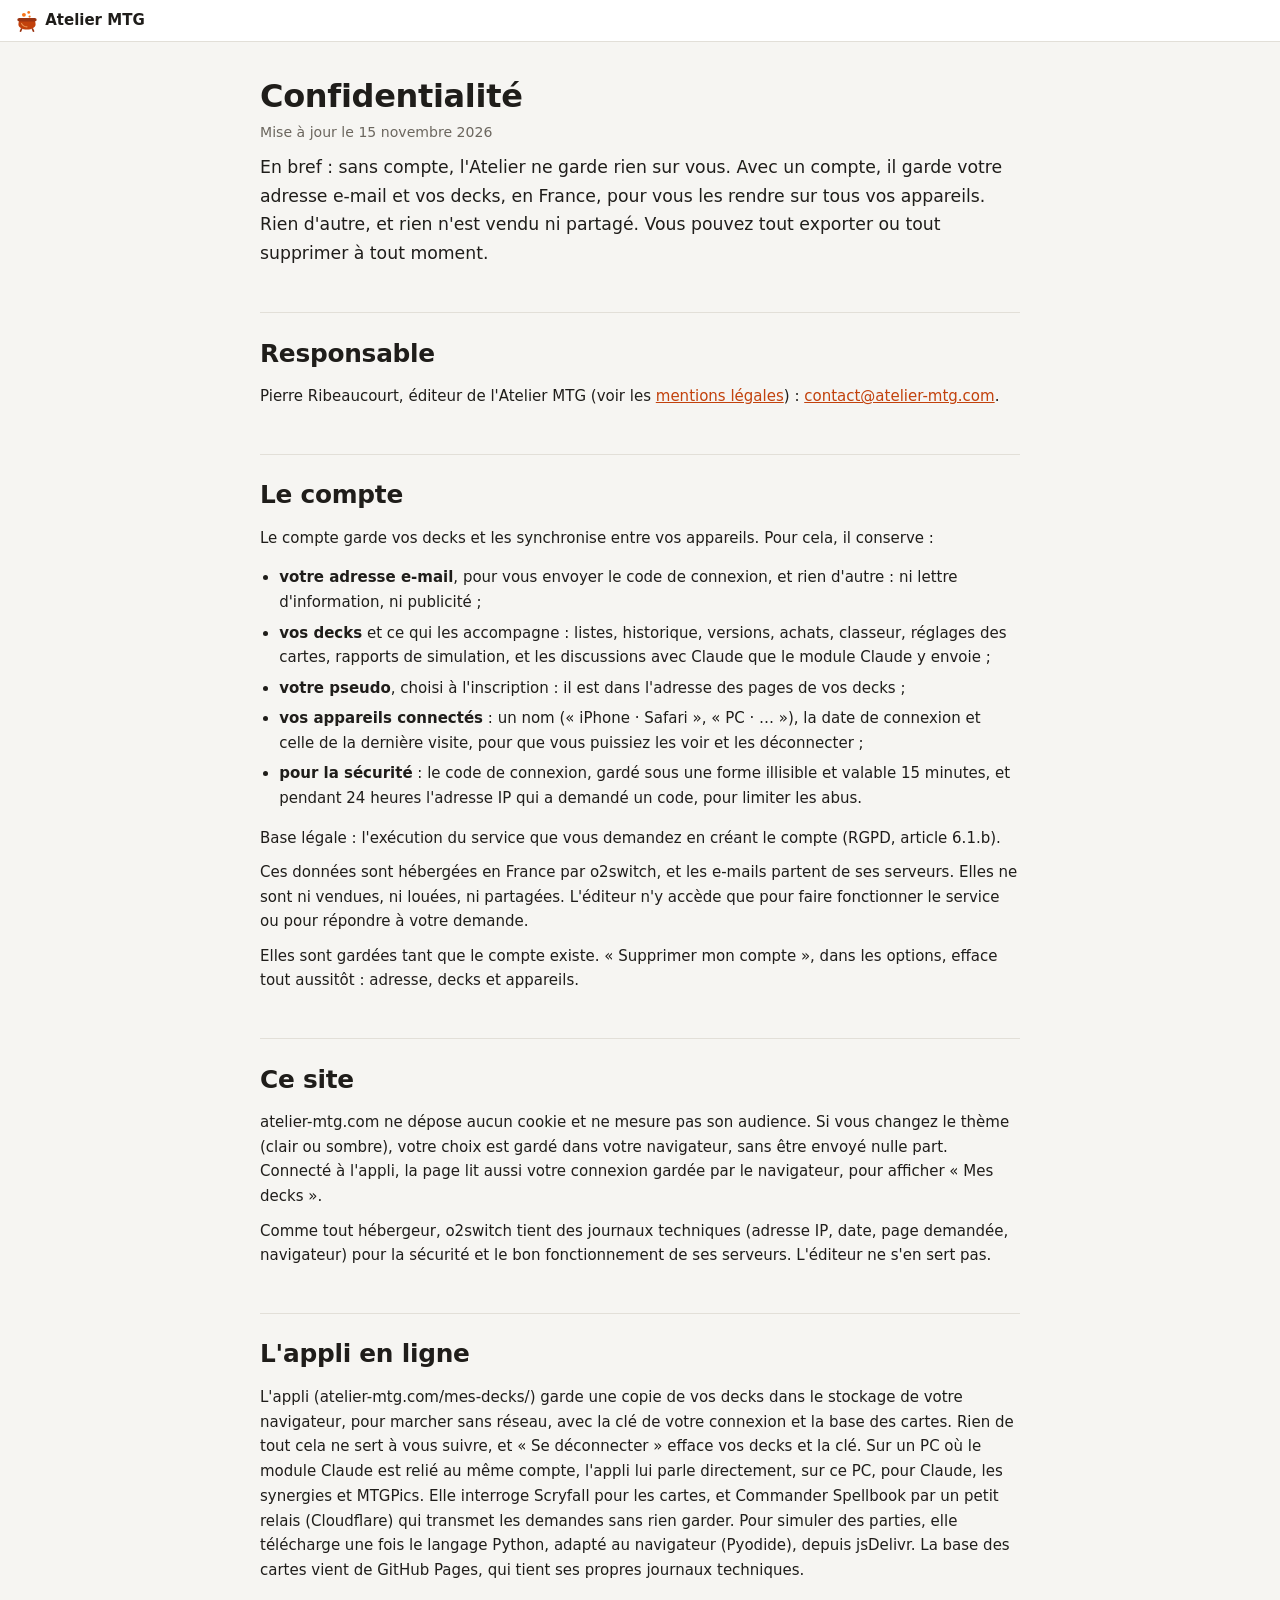
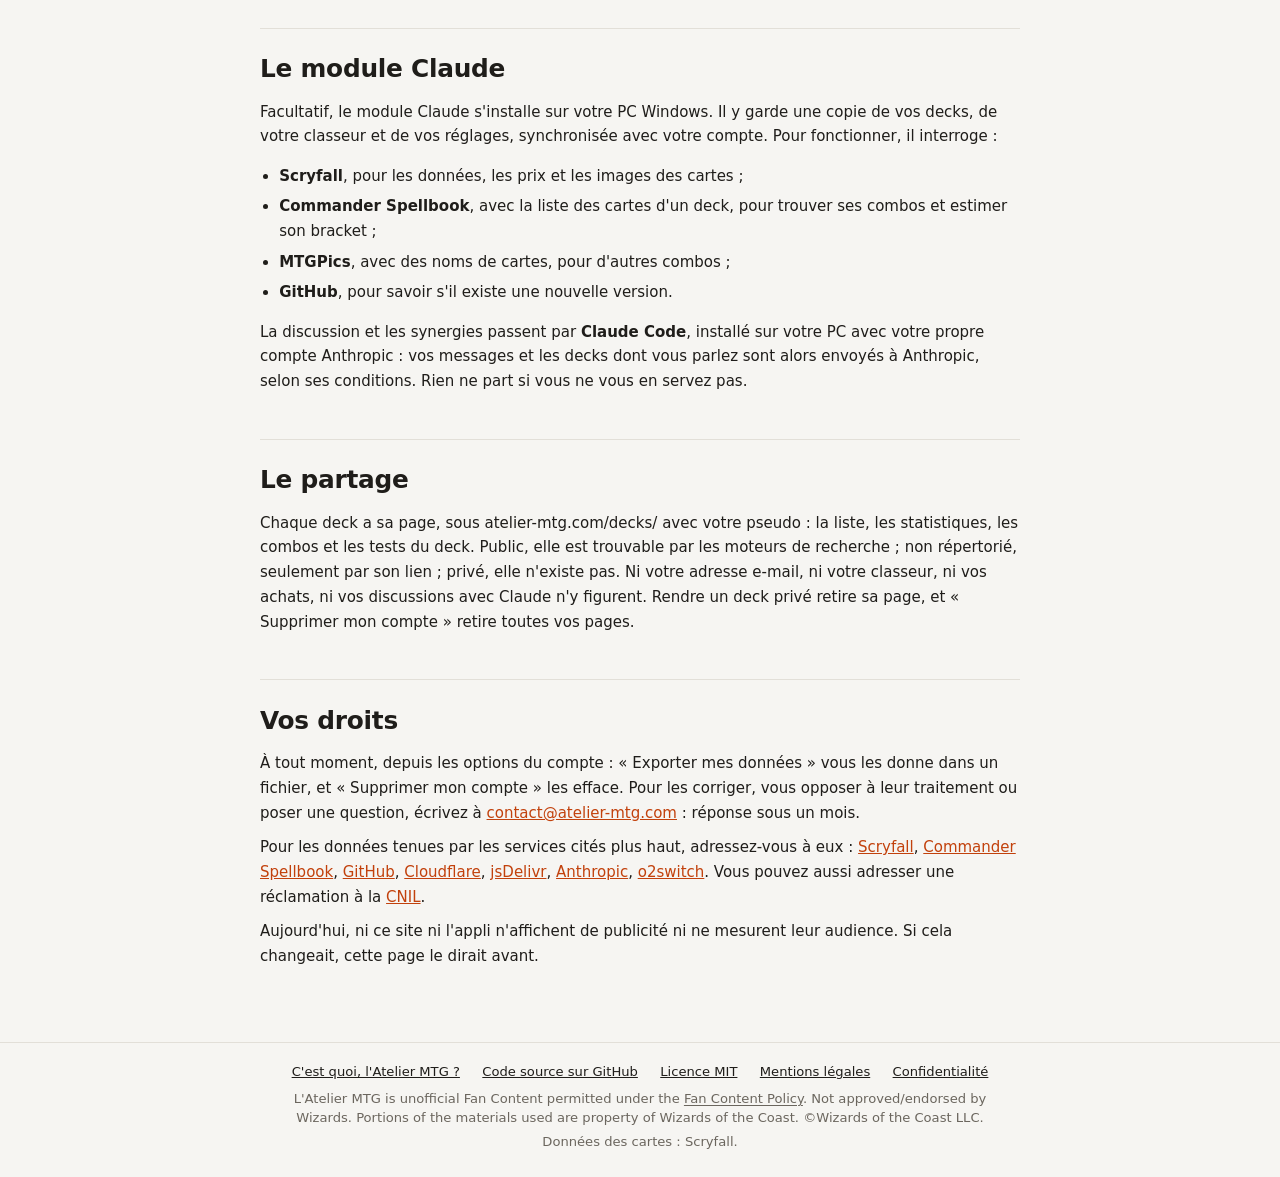
<file: fr/confidentialite/index.html>
<!doctype html>
<html lang="fr" class="partage">
<head>
  <meta charset="utf-8">
  <meta name="viewport" content="width=device-width, initial-scale=1">
  <title>Confidentialité · Atelier MTG</title>
  <meta name="description" content="Ce que l&#x27;Atelier MTG garde sur vous (votre adresse e-mail et vos decks, si vous créez un compte), où, combien de temps, et vos droits.">
  <link rel="canonical" href="https://atelier-mtg.com/fr/confidentialite/">
  <link rel="icon" href="data:image/svg+xml,%3Csvg xmlns='http://www.w3.org/2000/svg' viewBox='0 0 32 32'%3E%3Ccircle cx='11.5' cy='7' r='2.8' fill='%23f97316'/%3E%3Ccircle cx='18.5' cy='3.6' r='2' fill='%23f97316'/%3E%3Ccircle cx='19.8' cy='9.6' r='1.6' fill='%23f97316'/%3E%3Cpath d='M8 27.5 6.6 30.6M24 27.5l1.4 3.1' stroke='%239a3412' stroke-width='2.4' stroke-linecap='round'/%3E%3Cpath d='M5 15h22c1 1.9 1.5 3.7 1.5 5.7 0 4.6-5.4 7.8-12.5 7.8S3.5 25.3 3.5 20.7c0-2 .5-3.8 1.5-5.7z' fill='%23c2410c'/%3E%3Crect x='2' y='11.5' width='28' height='5.2' rx='2.6' fill='%239a3412'/%3E%3Cpath d='M8 19.5c1.5 3.5 4.2 5 8 5' stroke='%23fdba74' stroke-width='1.6' fill='none' stroke-linecap='round' opacity='.7'/%3E%3C/svg%3E">
  <link rel="stylesheet" href="../style.css?v=a393967e78">
  <script>try { const t = localStorage.getItem("theme"); if (t) document.documentElement.dataset.theme = t; } catch (e) {}</script>
</head>
<body>
  <header class="barre"><a href="../" class="logo">Atelier MTG</a></header>
  <div class="cadre">
    <main class="vue vue-pleine"><article class="a-propos legal">
      <h1>Confidentialité</h1>
      <p class="legal-date">Mise à jour le 15 novembre 2026</p>

      <p class="legal-bref">En bref : sans compte, l'Atelier ne garde rien sur vous. Avec un compte, il garde votre adresse
        e-mail et vos decks, en France, pour vous les rendre sur tous vos appareils. Rien d'autre, et rien n'est vendu ni
        partagé. Vous pouvez tout exporter ou tout supprimer à tout moment.</p>

      <h2>Responsable</h2>
      <p>Pierre Ribeaucourt, éditeur de l'Atelier MTG (voir les <a href="../mentions-legales/">mentions légales</a>) :
        <a href="mailto:contact@atelier-mtg.com">contact@atelier-mtg.com</a>.</p>

      <h2>Le compte</h2>
      <p>Le compte garde vos decks et les synchronise entre vos appareils. Pour cela, il conserve :</p>
      <ul>
        <li><strong>votre adresse e-mail</strong>, pour vous envoyer le code de connexion, et rien d'autre : ni lettre
          d'information, ni publicité ;</li>
        <li><strong>vos decks</strong> et ce qui les accompagne : listes, historique, versions, achats, classeur, réglages
          des cartes, rapports de simulation, et les discussions avec Claude que le module Claude y envoie ;</li>
        <li><strong>votre pseudo</strong>, choisi à l'inscription : il est dans l'adresse des pages de vos decks ;</li>
        <li><strong>vos appareils connectés</strong> : un nom (« iPhone · Safari », « PC · … »), la date de connexion et
          celle de la dernière visite, pour que vous puissiez les voir et les déconnecter ;</li>
        <li><strong>pour la sécurité</strong> : le code de connexion, gardé sous une forme illisible et valable 15 minutes,
          et pendant 24 heures
          l'adresse IP qui a demandé un code, pour limiter les abus.</li>
      </ul>
      <p>Base légale : l'exécution du service que vous demandez en créant le compte (RGPD, article 6.1.b).</p>
      <p>Ces données sont hébergées en France par o2switch, et les e-mails partent de ses serveurs. Elles ne sont ni
        vendues, ni louées, ni partagées. L'éditeur n'y accède que pour faire fonctionner le service ou pour répondre à
        votre demande.</p>
      <p>Elles sont gardées tant que le compte existe. « Supprimer mon compte », dans les options, efface tout aussitôt :
        adresse, decks et appareils.</p>

      <h2>Ce site</h2>
      <p>atelier-mtg.com ne dépose aucun cookie et ne mesure pas son audience. Si vous changez le thème (clair ou sombre),
        votre choix est gardé dans votre navigateur, sans être envoyé nulle part. Connecté à l'appli, la page lit aussi
        votre connexion gardée par le navigateur, pour afficher « Mes decks ».</p>
      <p>Comme tout hébergeur, o2switch tient des journaux techniques (adresse IP, date, page demandée, navigateur)
        pour la sécurité et le bon fonctionnement de ses serveurs. L'éditeur ne s'en sert pas.</p>

      <h2>L'appli en ligne</h2>
      <p>L'appli (atelier-mtg.com/mes-decks/) garde une copie de vos decks dans le stockage de votre navigateur, pour marcher
        sans réseau, avec la clé de votre connexion et la base des cartes. Rien de tout cela ne sert à vous suivre, et
        « Se déconnecter » efface vos decks et la clé. Sur un PC où le module Claude est relié au même compte, l'appli lui
        parle directement, sur ce PC, pour Claude, les synergies et MTGPics. Elle interroge Scryfall pour les cartes, et
        Commander Spellbook par un petit relais (Cloudflare) qui transmet les demandes sans rien garder. Pour simuler des
        parties, elle télécharge une fois le langage Python, adapté au navigateur (Pyodide), depuis jsDelivr. La base des
        cartes vient de GitHub Pages, qui tient ses propres journaux techniques.</p>

      <h2>Le module Claude</h2>
      <p>Facultatif, le module Claude s'installe sur votre PC Windows. Il y garde une copie de vos decks, de votre classeur
        et de vos réglages, synchronisée avec votre compte. Pour fonctionner, il interroge :</p>
      <ul>
        <li><strong>Scryfall</strong>, pour les données, les prix et les images des cartes ;</li>
        <li><strong>Commander Spellbook</strong>, avec la liste des cartes d'un deck, pour trouver ses combos et estimer
          son bracket ;</li>
        <li><strong>MTGPics</strong>, avec des noms de cartes, pour d'autres combos ;</li>
        <li><strong>GitHub</strong>, pour savoir s'il existe une nouvelle version.</li>
      </ul>
      <p>La discussion et les synergies passent par <strong>Claude Code</strong>, installé sur votre PC avec votre propre
        compte Anthropic : vos messages et les decks dont vous parlez sont alors envoyés à Anthropic, selon ses
        conditions. Rien ne part si vous ne vous en servez pas.</p>

      <h2>Le partage</h2>
      <p>Chaque deck a sa page, sous atelier-mtg.com/decks/ avec votre pseudo : la liste, les statistiques, les combos et les
        tests du deck. Public, elle est trouvable par les moteurs de recherche ; non répertorié, seulement par son lien ;
        privé, elle n'existe pas. Ni votre adresse e-mail, ni votre classeur, ni vos achats, ni vos discussions avec
        Claude n'y figurent. Rendre un deck privé retire sa page, et « Supprimer mon compte » retire toutes vos pages.</p>

      <h2>Vos droits</h2>
      <p>À tout moment, depuis les options du compte : « Exporter mes données » vous les donne dans un fichier, et
        « Supprimer mon compte » les efface. Pour les corriger, vous opposer à leur traitement ou poser une question,
        écrivez à <a href="mailto:contact@atelier-mtg.com">contact@atelier-mtg.com</a> : réponse sous un mois.</p>
      <p>Pour les données tenues par les services cités plus haut, adressez-vous à eux :
        <a href="https://scryfall.com/docs/privacy">Scryfall</a>,
        <a href="https://commanderspellbook.com/">Commander Spellbook</a>,
        <a href="https://docs.github.com/fr/site-policy/privacy-policies/github-general-privacy-statement">GitHub</a>,
        <a href="https://www.cloudflare.com/privacypolicy/">Cloudflare</a>, <a href="https://www.jsdelivr.com/terms/privacy-policy-jsdelivr-net">jsDelivr</a>,
        <a href="https://www.anthropic.com/legal/privacy">Anthropic</a>, <a href="https://www.o2switch.fr/">o2switch</a>.
        Vous pouvez aussi adresser une réclamation à la <a href="https://www.cnil.fr/">CNIL</a>.</p>
      <p>Aujourd'hui, ni ce site ni l'appli n'affichent de publicité ni ne mesurent leur audience. Si cela changeait,
        cette page le dirait avant.</p>
    </article></main>
  </div>
  <footer class="pied-partage">
    <nav><a href="../">C'est quoi, l'Atelier MTG ?</a><a href="https://github.com/PierreRibeaucourt/atelier-mtg" target="_blank" rel="noopener">Code source sur GitHub</a>
      <a href="https://github.com/PierreRibeaucourt/atelier-mtg/blob/main/LICENSE" target="_blank" rel="noopener">Licence MIT</a>
      <a href="../mentions-legales/">Mentions légales</a><a href="../confidentialite/">Confidentialité</a></nav>
    <p lang="en">L'Atelier MTG is unofficial Fan Content permitted under the <a href="https://company.wizards.com/en/legal/fancontentpolicy" target="_blank" rel="noopener">Fan Content Policy</a>. Not approved/endorsed by Wizards. Portions of the materials used are property of Wizards of the Coast. ©Wizards of the Coast LLC.</p>
    <p>Données des cartes : Scryfall.</p>
  </footer>
</body>
</html>
</file>
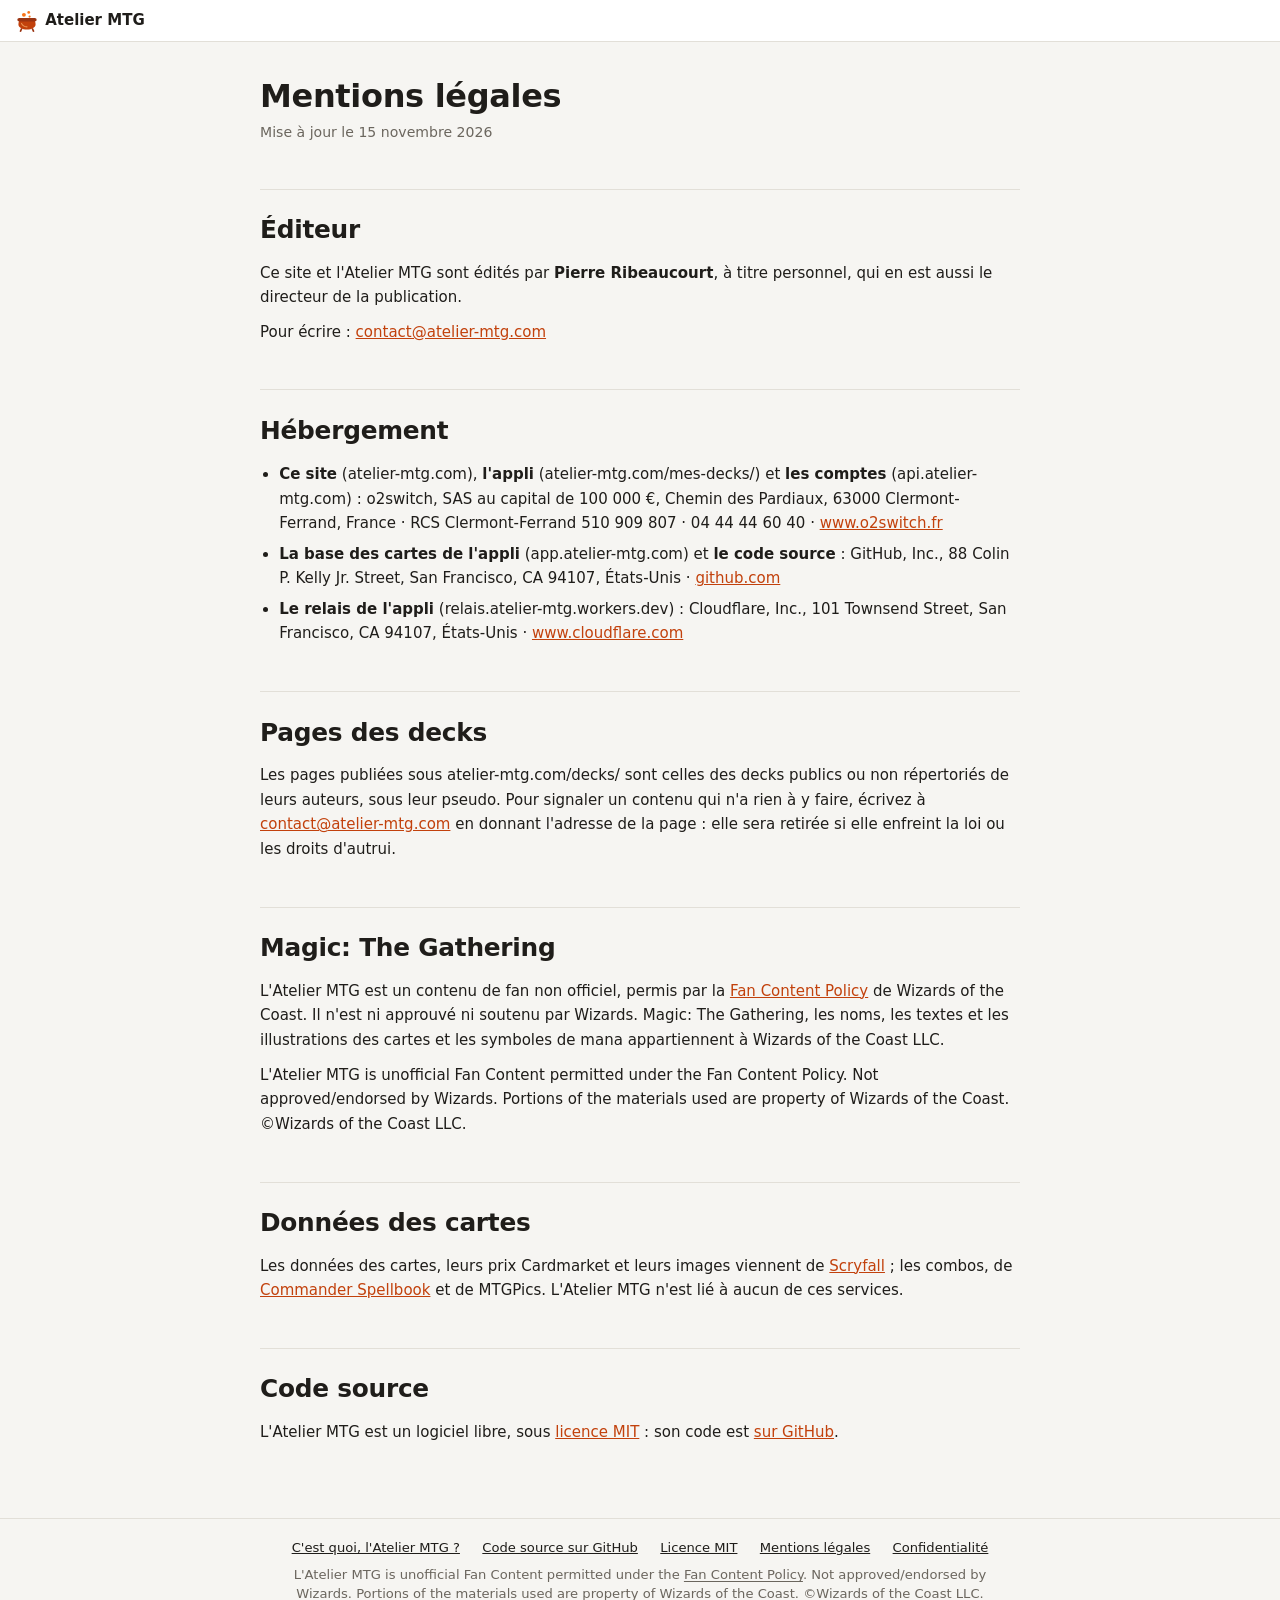
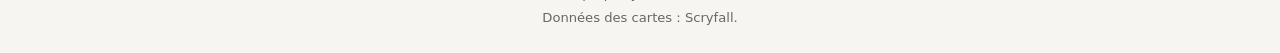
<file: fr/mentions-legales/index.html>
<!doctype html>
<html lang="fr" class="partage">
<head>
  <meta charset="utf-8">
  <meta name="viewport" content="width=device-width, initial-scale=1">
  <title>Mentions légales · Atelier MTG</title>
  <meta name="description" content="Qui édite et qui héberge l&#x27;Atelier MTG, contenu de fan non officiel de Magic: The Gathering.">
  <link rel="canonical" href="https://atelier-mtg.com/fr/mentions-legales/">
  <link rel="icon" href="data:image/svg+xml,%3Csvg xmlns='http://www.w3.org/2000/svg' viewBox='0 0 32 32'%3E%3Ccircle cx='11.5' cy='7' r='2.8' fill='%23f97316'/%3E%3Ccircle cx='18.5' cy='3.6' r='2' fill='%23f97316'/%3E%3Ccircle cx='19.8' cy='9.6' r='1.6' fill='%23f97316'/%3E%3Cpath d='M8 27.5 6.6 30.6M24 27.5l1.4 3.1' stroke='%239a3412' stroke-width='2.4' stroke-linecap='round'/%3E%3Cpath d='M5 15h22c1 1.9 1.5 3.7 1.5 5.7 0 4.6-5.4 7.8-12.5 7.8S3.5 25.3 3.5 20.7c0-2 .5-3.8 1.5-5.7z' fill='%23c2410c'/%3E%3Crect x='2' y='11.5' width='28' height='5.2' rx='2.6' fill='%239a3412'/%3E%3Cpath d='M8 19.5c1.5 3.5 4.2 5 8 5' stroke='%23fdba74' stroke-width='1.6' fill='none' stroke-linecap='round' opacity='.7'/%3E%3C/svg%3E">
  <link rel="stylesheet" href="../style.css?v=a393967e78">
  <script>try { const t = localStorage.getItem("theme"); if (t) document.documentElement.dataset.theme = t; } catch (e) {}</script>
</head>
<body>
  <header class="barre"><a href="../" class="logo">Atelier MTG</a></header>
  <div class="cadre">
    <main class="vue vue-pleine"><article class="a-propos legal">
      <h1>Mentions légales</h1>
      <p class="legal-date">Mise à jour le 15 novembre 2026</p>

      <h2>Éditeur</h2>
      <p>Ce site et l'Atelier MTG sont édités par <strong>Pierre Ribeaucourt</strong>, à titre personnel, qui en est
        aussi le directeur de la publication.</p>
      <p>Pour écrire : <a href="mailto:contact@atelier-mtg.com">contact@atelier-mtg.com</a></p>

      <h2>Hébergement</h2>
      <ul>
        <li><strong>Ce site</strong> (atelier-mtg.com), <strong>l'appli</strong> (atelier-mtg.com/mes-decks/) et <strong>les comptes</strong>
          (api.atelier-mtg.com) : o2switch, SAS au capital
          de 100 000 €, Chemin des Pardiaux, 63000 Clermont-Ferrand, France · RCS Clermont-Ferrand 510 909 807 ·
          04 44 44 60 40 · <a href="https://www.o2switch.fr/">www.o2switch.fr</a></li>
        <li><strong>La base des cartes de l'appli</strong> (app.atelier-mtg.com) et <strong>le code source</strong> : GitHub, Inc.,
          88 Colin P. Kelly Jr. Street, San Francisco, CA 94107, États-Unis · <a href="https://github.com/">github.com</a></li>
        <li><strong>Le relais de l'appli</strong> (relais.atelier-mtg.workers.dev) : Cloudflare, Inc.,
          101 Townsend Street, San Francisco, CA 94107, États-Unis · <a href="https://www.cloudflare.com/">www.cloudflare.com</a></li>
      </ul>

      <h2>Pages des decks</h2>
      <p>Les pages publiées sous atelier-mtg.com/decks/ sont celles des decks publics ou non répertoriés de leurs auteurs, sous
        leur pseudo. Pour signaler un contenu qui n'a rien à y faire, écrivez à <a href="mailto:contact@atelier-mtg.com">contact@atelier-mtg.com</a> en donnant l'adresse de la
        page : elle sera retirée si elle enfreint la loi ou les droits d'autrui.</p>

      <h2>Magic: The Gathering</h2>
      <p>L'Atelier MTG est un contenu de fan non officiel, permis par la <a href="https://company.wizards.com/en/legal/fancontentpolicy">Fan Content Policy</a> de
        Wizards of the Coast. Il n'est ni approuvé ni soutenu par Wizards. Magic: The Gathering, les noms, les textes
        et les illustrations des cartes et les symboles de mana appartiennent à Wizards of the Coast LLC.</p>
      <p lang="en">L'Atelier MTG is unofficial Fan Content permitted under the Fan Content Policy. Not approved/endorsed
        by Wizards. Portions of the materials used are property of Wizards of the Coast. ©Wizards of the Coast LLC.</p>

      <h2>Données des cartes</h2>
      <p>Les données des cartes, leurs prix Cardmarket et leurs images viennent de <a href="https://scryfall.com/">Scryfall</a> ;
        les combos, de <a href="https://commanderspellbook.com/">Commander Spellbook</a> et de MTGPics. L'Atelier MTG
        n'est lié à aucun de ces services.</p>

      <h2>Code source</h2>
      <p>L'Atelier MTG est un logiciel libre, sous <a href="https://github.com/PierreRibeaucourt/atelier-mtg/blob/main/LICENSE">licence MIT</a> : son code est
        <a href="https://github.com/PierreRibeaucourt/atelier-mtg">sur GitHub</a>.</p>
    </article></main>
  </div>
  <footer class="pied-partage">
    <nav><a href="../">C'est quoi, l'Atelier MTG ?</a><a href="https://github.com/PierreRibeaucourt/atelier-mtg" target="_blank" rel="noopener">Code source sur GitHub</a>
      <a href="https://github.com/PierreRibeaucourt/atelier-mtg/blob/main/LICENSE" target="_blank" rel="noopener">Licence MIT</a>
      <a href="../mentions-legales/">Mentions légales</a><a href="../confidentialite/">Confidentialité</a></nav>
    <p lang="en">L'Atelier MTG is unofficial Fan Content permitted under the <a href="https://company.wizards.com/en/legal/fancontentpolicy" target="_blank" rel="noopener">Fan Content Policy</a>. Not approved/endorsed by Wizards. Portions of the materials used are property of Wizards of the Coast. ©Wizards of the Coast LLC.</p>
    <p>Données des cartes : Scryfall.</p>
  </footer>
</body>
</html>
</file>
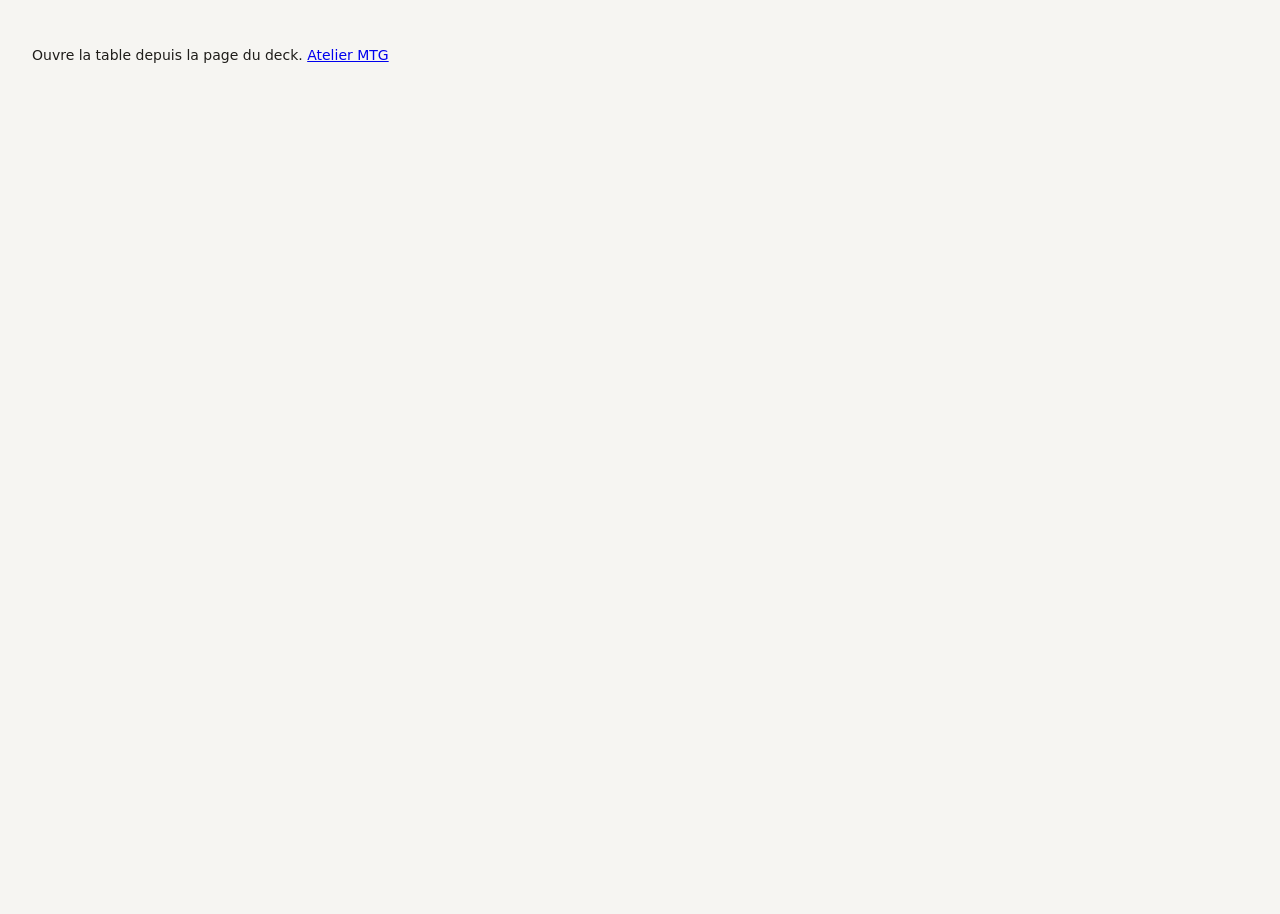
<file: mes-decks/jouer/index.html>
<!doctype html>
<html lang="fr">
<head>
  <meta charset="utf-8">
  <meta name="viewport" content="width=device-width, initial-scale=1">
  <title>Jouer — Atelier MTG</title>
  <link rel="icon" href="data:image/svg+xml,%3Csvg xmlns='http://www.w3.org/2000/svg' viewBox='0 0 32 32'%3E%3Ccircle cx='11.5' cy='7' r='2.8' fill='%23f97316'/%3E%3Ccircle cx='18.5' cy='3.6' r='2' fill='%23f97316'/%3E%3Ccircle cx='19.8' cy='9.6' r='1.6' fill='%23f97316'/%3E%3Cpath d='M8 27.5 6.6 30.6M24 27.5l1.4 3.1' stroke='%239a3412' stroke-width='2.4' stroke-linecap='round'/%3E%3Cpath d='M5 15h22c1 1.9 1.5 3.7 1.5 5.7 0 4.6-5.4 7.8-12.5 7.8S3.5 25.3 3.5 20.7c0-2 .5-3.8 1.5-5.7z' fill='%23c2410c'/%3E%3Crect x='2' y='11.5' width='28' height='5.2' rx='2.6' fill='%239a3412'/%3E%3Cpath d='M8 19.5c1.5 3.5 4.2 5 8 5' stroke='%23fdba74' stroke-width='1.6' fill='none' stroke-linecap='round' opacity='.7'/%3E%3C/svg%3E">
  <link rel="stylesheet" href="../partage/jouer.css?v=551f37cc5b">
</head>
<body>
  <div id="jeu">
    <header id="haut"></header>
    <main id="champ" data-zone="champ" aria-label="Champ de bataille"></main>
    <section id="bas">
      <div id="zone-main" data-zone="main">
        <div class="titre-zone"><span id="titre-main">Main</span><button type="button" class="btn-menu" data-menu="main" aria-label="Actions sur la main"></button></div>
        <div id="main"></div>
      </div>
      <div class="piles">
        <div class="pile" id="p-bibliotheque" data-zone="bibliotheque"></div>
        <div class="pile" id="p-cimetiere" data-zone="cimetiere"></div>
        <div class="pile" id="p-exil" data-zone="exil"></div>
        <div class="pile" id="p-commandement" data-zone="commandement"></div>
      </div>
    </section>
  </div>
  <aside id="journal" hidden></aside>
  <div id="apercu" hidden><img alt=""></div>
  <div id="menu" class="menu" hidden></div>
  <div id="modale" class="modale" hidden></div>
  <div id="toast" class="toast" hidden></div>
  <div id="fantome" hidden></div>
  <script src="../jouer-appli.js?v=1892b3eeb0" data-jouer="../partage/jouer.js?v=087be6ec26"></script>
</body>
</html>
</file>
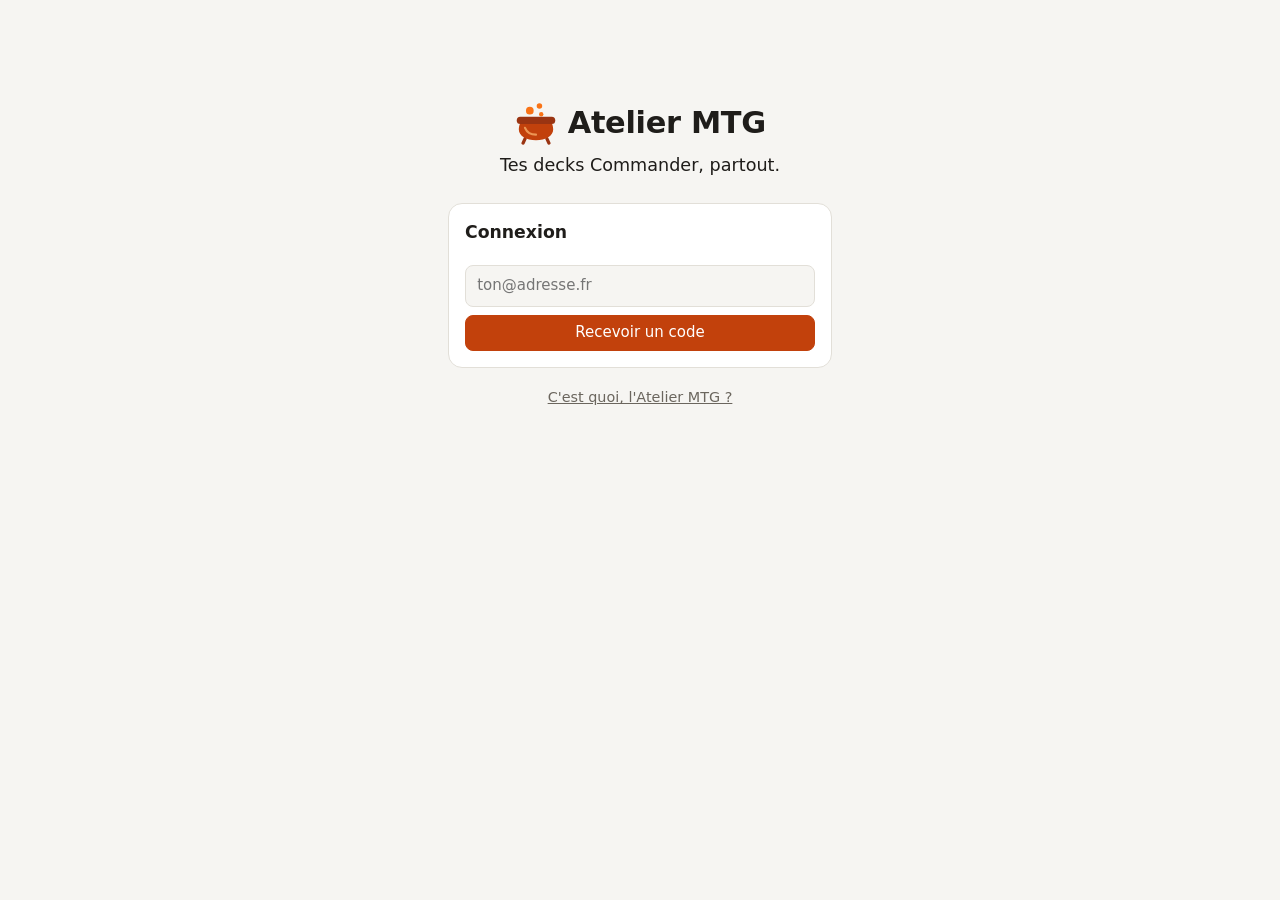
<file: mes-decks/voir/index.html>
<!doctype html>
<html lang="fr" class="partage voir-attente">
<head>
  <meta charset="utf-8">
  <meta name="viewport" content="width=device-width, initial-scale=1">
  <title>Deck partagé · Atelier MTG</title>
  <script>if (!location.hash.slice(1)) location.replace("../");</script>
  <meta name="robots" content="noindex">
  <meta name="theme-color" content="#161513">
  <meta property="og:type" content="website">
  <meta property="og:site_name" content="Atelier MTG">
  <meta property="og:locale" content="fr_FR">
  <meta property="og:title" content="Un deck Commander partagé avec l'Atelier MTG">
  <meta property="og:description" content="Sa liste, en visuel, avec ses statistiques, ses combos et son bracket.">
  <meta property="og:image" content="https://atelier-mtg.com/a-propos/atelier.jpg">
  <meta name="twitter:card" content="summary_large_image">
  <link rel="apple-touch-icon" href="../icone-180.png">
  <link rel="icon" href="data:image/svg+xml,%3Csvg xmlns='http://www.w3.org/2000/svg' viewBox='0 0 32 32'%3E%3Ccircle cx='11.5' cy='7' r='2.8' fill='%23f97316'/%3E%3Ccircle cx='18.5' cy='3.6' r='2' fill='%23f97316'/%3E%3Ccircle cx='19.8' cy='9.6' r='1.6' fill='%23f97316'/%3E%3Cpath d='M8 27.5 6.6 30.6M24 27.5l1.4 3.1' stroke='%239a3412' stroke-width='2.4' stroke-linecap='round'/%3E%3Cpath d='M5 15h22c1 1.9 1.5 3.7 1.5 5.7 0 4.6-5.4 7.8-12.5 7.8S3.5 25.3 3.5 20.7c0-2 .5-3.8 1.5-5.7z' fill='%23c2410c'/%3E%3Crect x='2' y='11.5' width='28' height='5.2' rx='2.6' fill='%239a3412'/%3E%3Cpath d='M8 19.5c1.5 3.5 4.2 5 8 5' stroke='%23fdba74' stroke-width='1.6' fill='none' stroke-linecap='round' opacity='.7'/%3E%3C/svg%3E">
  <link rel="stylesheet" href="../style.css?v=a393967e78">
</head>
<body>
  <header class="barre">
    <a href="../" class="logo">Atelier MTG</a>
    <div class="aller">
      <input id="aller" class="champ" type="search" placeholder="Chercher une carte ou un deck…" autocomplete="off"
        aria-label="Chercher une carte ou un deck" aria-controls="aller-liste" aria-autocomplete="list">
      <div id="aller-liste" class="aller-liste" role="listbox" hidden></div>
    </div>
    <a href="#/recherche" id="lien-recherche" class="btn btn-discret lien-recherche" data-ico="chercher" aria-label="Recherche avancée"><span>Recherche<span class="long">&nbsp;avancée</span></span></a>
    <a href="#/classeur" id="lien-classeur" class="btn btn-discret lien-recherche" data-ico="livre"><span>Classeur</span></a>
    <div class="espace"></div>
    <div class="barre-droite">
      <span id="etat-maj" class="etat-maj"></span>
      <button id="btn-rafraichir" class="btn btn-discret" data-ico="rafraichir" title="Rafraîchir les prix du jour et la liste officielle des Game Changers">Rafraîchir</button>
      <a href="#/options" id="lien-options" class="btn btn-discret" data-ico="options" title="Options" aria-label="Options"></a>
      <button id="btn-theme" class="btn btn-discret" data-ico="theme" title="Thème clair ou sombre" aria-label="Thème clair ou sombre"></button>
      <button id="btn-chat" class="btn btn-accent" data-ico="discussion" data-pc="claude"><span class="txt">Demander à Claude</span></button>
    </div>
  </header>
  <div class="cadre">
    <main id="vue" class="vue"><p class="chargement">Chargement du deck…</p></main>
    <aside id="chat" class="chat" hidden></aside>
  </div>
  <div id="modale" class="modale" hidden></div>
  <div id="menu" class="menu" hidden></div>
  <div id="apercu" class="apercu" hidden><img alt=""><div class="legende" hidden></div></div>
  <div id="bulle" class="bulle" role="tooltip" hidden></div>
  <div id="fiche-survol" class="fiche-survol" role="tooltip" hidden></div>
  <div id="toast" class="toast" hidden></div>
  <script>window.ATELIER_VOIR = "../app.js?v=8c6ce1ff1f";</script>
  <script src="../moteur.js?v=b1c245b855"></script>
  <script src="../pages.js?v=4571231499"></script>
  <script src="../partage.js?v=883368998d"></script>
  <script src="../telephone.js?v=6b01dfe47b"></script>
</body>
</html>
</file>
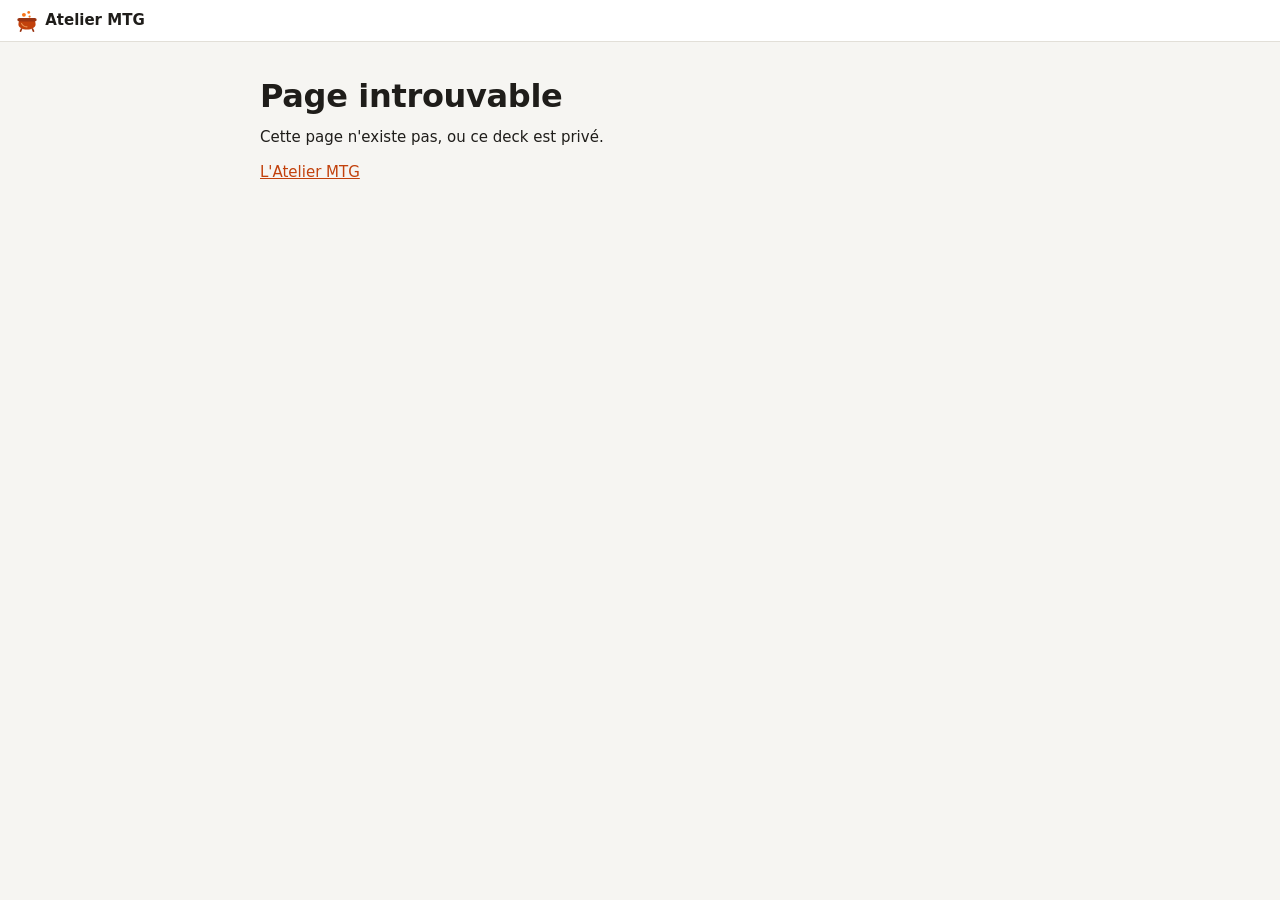
<file: fr/introuvable.html>
<!doctype html>
<html lang="fr" class="partage">
<head>
  <meta charset="utf-8">
  <meta name="viewport" content="width=device-width, initial-scale=1">
  <title>Page introuvable · Atelier MTG</title>
  <meta name="robots" content="noindex">
  <link rel="icon" href="data:image/svg+xml,%3Csvg xmlns='http://www.w3.org/2000/svg' viewBox='0 0 32 32'%3E%3Ccircle cx='11.5' cy='7' r='2.8' fill='%23f97316'/%3E%3Ccircle cx='18.5' cy='3.6' r='2' fill='%23f97316'/%3E%3Ccircle cx='19.8' cy='9.6' r='1.6' fill='%23f97316'/%3E%3Cpath d='M8 27.5 6.6 30.6M24 27.5l1.4 3.1' stroke='%239a3412' stroke-width='2.4' stroke-linecap='round'/%3E%3Cpath d='M5 15h22c1 1.9 1.5 3.7 1.5 5.7 0 4.6-5.4 7.8-12.5 7.8S3.5 25.3 3.5 20.7c0-2 .5-3.8 1.5-5.7z' fill='%23c2410c'/%3E%3Crect x='2' y='11.5' width='28' height='5.2' rx='2.6' fill='%239a3412'/%3E%3Cpath d='M8 19.5c1.5 3.5 4.2 5 8 5' stroke='%23fdba74' stroke-width='1.6' fill='none' stroke-linecap='round' opacity='.7'/%3E%3C/svg%3E">
  <link rel="stylesheet" href="/fr/style.css?v=a393967e78">
  <script>try { const t = localStorage.getItem("theme"); if (t) document.documentElement.dataset.theme = t; } catch (e) {}</script>
  <script>try { const c = JSON.parse(localStorage.getItem("atelier-compte") || "null"), m = location.pathname.match(/^\/decks\/([^/]+)\/(?:([^/]+)\/?)?$/);
    if (c && c.jeton && m && c.pseudo === m[1]) { const h = location.hash.replace(/^#\/?/, "");
      location.replace("/mes-decks/" + (/^(deck|recherche|options|classeur|proxies|compte|deconnexion|slug|a-propos|module)([/?]|$)/.test(h) ? "#/" + h : m[2] && location.hash !== "#/" ? "#/slug/" + m[2] + (h ? "/" + h : "") : "#/")); } } catch (e) {}</script>
</head>
<body>
  <header class="barre"><a href="/fr/" class="logo">Atelier MTG</a></header>
  <div class="cadre">
    <main class="vue vue-pleine"><article class="a-propos legal">
      <h1>Page introuvable</h1>
      <p>Cette page n'existe pas, ou ce deck est privé.</p>
      <p><a href="/fr/">L'Atelier MTG</a></p>
    </article></main>
  </div>
</body>
</html>
</file>
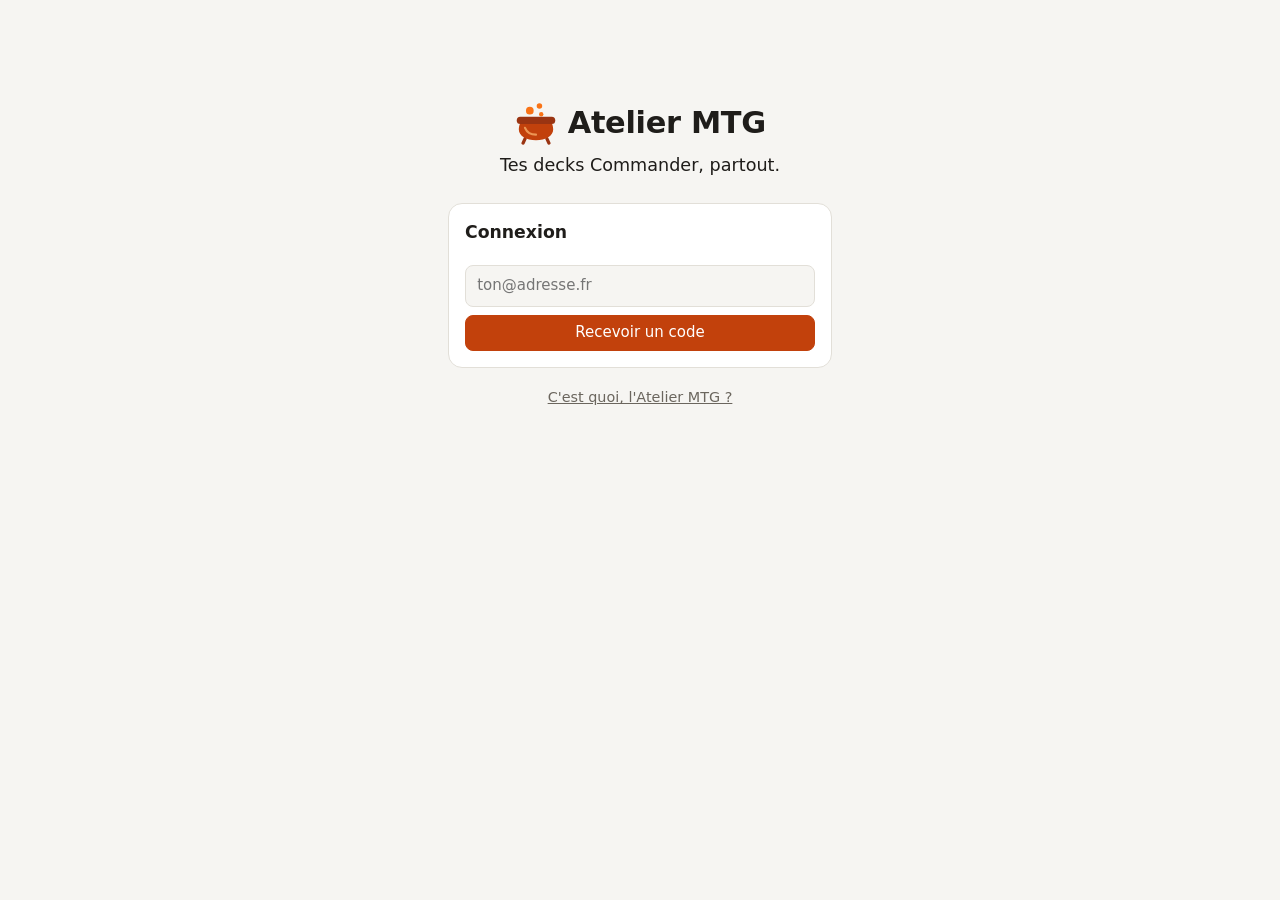
<file: mes-decks/demenagement.html>
<!doctype html>
<html lang="fr">
<head>
  <meta charset="utf-8">
  <meta name="viewport" content="width=device-width, initial-scale=1, viewport-fit=cover">
  <meta name="robots" content="noindex">
  <meta name="theme-color" content="#161513">
  <title>Atelier MTG</title>
  <style>
    :root { color-scheme: dark; }
    body { margin: 0; min-height: 100vh; display: grid; place-items: center; padding: 16px; box-sizing: border-box;
      background: #161513; color: #ece9e3; font: 16px/1.5 system-ui, -apple-system, "Segoe UI", sans-serif; text-align: center; }
  </style>
</head>
<body>
  <p id="etat">Transfert de tes decks…</p>
  <script>
  // L'appli a déménagé : la passerelle d'une ancienne adresse (passerelle.html), qui a ouvert cette page, lui envoie les
  // decks gardés là-bas (format atelier-mtg-appli). On les garde ici, dans la même base que telephone.js (IndexedDB
  // « atelier-telephone », clé « @demenagement », une liste : deux anciennes adresses peuvent envoyer) ; connectée au
  // compte, l'appli les y ajoute (telephone.js › reprendreDemenagement), sans doublons. Rien d'autre n'est touché.
  (() => {
    const ANCIENNES = ["https://atelier-mtg.github.io", "https://app.atelier-mtg.com"];
    const etat = (t) => { document.getElementById("etat").textContent = t; };
    if (!window.opener) { location.replace("./"); return; }
    const ouvrir = () => new Promise((ok, ko) => {
      const r = indexedDB.open("atelier-telephone", 1);
      r.onupgradeneeded = () => r.result.createObjectStore("fichiers");
      r.onsuccess = () => ok(r.result);
      r.onerror = () => ko(r.error);
    });
    const tx = (db, mode, f) => new Promise((ok, ko) => {
      const t = db.transaction("fichiers", mode), r = f(t.objectStore("fichiers"));
      t.oncomplete = () => ok(r && r.result);
      t.onerror = () => ko(t.error);
    });
    addEventListener("message", async (ev) => {
      if (!ANCIENNES.includes(ev.origin) || ev.source !== window.opener || !ev.data || ev.data.atelier !== "donnees") return;
      const repondre = (m) => { try { ev.source.postMessage(m, ev.origin); } catch (_) {} };
      try {
        const f = ((ev.data.fichiers || {})["@depot"] || {}).fichiers;
        if (!f || typeof f !== "object") throw new Error("aucun deck reçu");
        const recu = { format: "atelier-mtg-appli", version: 1, date: String(ev.data.date || ""), fichiers: { "@depot": { fichiers: f } } };
        const db = await ouvrir(), avant = await tx(db, "readonly", (s) => s.get("@demenagement"));
        await tx(db, "readwrite", (s) => s.put([...(Array.isArray(avant) ? avant : []), recu], "@demenagement"));
        localStorage.setItem("atelier-demenagement", "1");
        etat("C'est fait.");
        repondre({ atelier: "recu" });
        setTimeout(() => location.replace("./"), 1500);         // si la passerelle n'a pas pu fermer cet onglet
      } catch (e) {
        etat("Le transfert n'a pas marché.");
        repondre({ atelier: "echec", message: String((e && e.message) || e) });
      }
    });
    for (const o of ANCIENNES) window.opener.postMessage({ atelier: "pret" }, o);    // seule la bonne origine le reçoit
  })();
  </script>
</body>
</html>
</file>
<file: fr/style.css>
/* Atelier MTG — thème clair par défaut, sombre selon le système ou le bouton ◐ */
:root {
  --fond: #f6f5f2;
  --surface: #ffffff;
  --surface-2: #f0eee9;
  --bord: #e2dfd8;
  --texte: #1f1d1a;
  --texte-2: #6b665e;
  --accent: #c2410c;
  --accent-texte: #ffffff;
  --accent-doux: #fbe9df;
  --bon: #15803d;
  --bon-doux: #e3f4e8;
  --alerte: #b91c1c;
  --alerte-doux: #fde4e2;
  --juste: #b45309;
  --juste-doux: #fdf0d5;
  --info: #1d4ed8;
  --info-doux: #e3ebfd;
  --ombre: 0 1px 2px rgba(0,0,0,.06), 0 4px 16px rgba(0,0,0,.06);
  --rayon: 10px;
  color-scheme: light;
}
@media (prefers-color-scheme: dark) {
  :root:not([data-theme="light"]) {
    --fond: #161513; --surface: #1f1e1b; --surface-2: #2a2825; --bord: #383530; --texte: #ece9e3; --texte-2: #a39d93;
    --accent: #f26b2c; --accent-texte: #1a0d05; --accent-doux: #3a2216; --bon: #4ade80; --bon-doux: #15301f;
    --alerte: #f87171; --alerte-doux: #3a1919; --info: #93b4ff; --info-doux: #1b2541; --juste: #fbbf24; --juste-doux: #3a2d12;
    --ombre: 0 1px 2px rgba(0,0,0,.4), 0 4px 16px rgba(0,0,0,.3); color-scheme: dark;
  }
}
:root[data-theme="dark"] {
  --fond: #161513; --surface: #1f1e1b; --surface-2: #2a2825; --bord: #383530; --texte: #ece9e3; --texte-2: #a39d93;
  --accent: #f26b2c; --accent-texte: #1a0d05; --accent-doux: #3a2216; --bon: #4ade80; --bon-doux: #15301f;
  --alerte: #f87171; --alerte-doux: #3a1919; --info: #93b4ff; --info-doux: #1b2541; --juste: #fbbf24; --juste-doux: #3a2d12;
  --ombre: 0 1px 2px rgba(0,0,0,.4), 0 4px 16px rgba(0,0,0,.3); color-scheme: dark;
}

* { box-sizing: border-box; }
[hidden] { display: none !important; }
html, body { margin: 0; }
body { background: var(--fond); color: var(--texte); font: 15px/1.45 system-ui, -apple-system, "Segoe UI", Roboto, sans-serif; }
a { color: inherit; }
h1 { font-size: 1.6rem; margin: 0 0 .25rem; letter-spacing: -.01em; }
h2 { font-size: 1.15rem; margin: 1.5rem 0 .6rem; }
h3 { font-size: 1rem; margin: 1rem 0 .4rem; }
.muet { color: var(--texte-2); }
.petit { font-size: .85rem; }
button, input, select, textarea { font: inherit; color: inherit; }

/* ---- barre du haut */
.barre { position: sticky; top: 0; z-index: 20; display: flex; align-items: center; gap: 1rem; padding: .6rem 1rem;
  background: var(--surface); border-bottom: 1px solid var(--bord); }
.logo { display: inline-flex; align-items: center; gap: .45rem; font-weight: 700; text-decoration: none; white-space: nowrap; }
.logo::before, .ap-tete h1::before, .tel-accueil h1::before { content: ""; width: 22px; height: 22px; flex: none; background: url("data:image/svg+xml,%3Csvg xmlns='http://www.w3.org/2000/svg' viewBox='0 0 32 32'%3E%3Ccircle cx='11.5' cy='7' r='2.8' fill='%23f97316'/%3E%3Ccircle cx='18.5' cy='3.6' r='2' fill='%23f97316'/%3E%3Ccircle cx='19.8' cy='9.6' r='1.6' fill='%23f97316'/%3E%3Cpath d='M8 27.5 6.6 30.6M24 27.5l1.4 3.1' stroke='%239a3412' stroke-width='2.4' stroke-linecap='round'/%3E%3Cpath d='M5 15h22c1 1.9 1.5 3.7 1.5 5.7 0 4.6-5.4 7.8-12.5 7.8S3.5 25.3 3.5 20.7c0-2 .5-3.8 1.5-5.7z' fill='%23c2410c'/%3E%3Crect x='2' y='11.5' width='28' height='5.2' rx='2.6' fill='%239a3412'/%3E%3Cpath d='M8 19.5c1.5 3.5 4.2 5 8 5' stroke='%23fdba74' stroke-width='1.6' fill='none' stroke-linecap='round' opacity='.7'/%3E%3C/svg%3E") center / contain no-repeat; }      /* le chaudron du favicon */
.espace { flex: 1; }
/* « Aller à un deck » : une recherche plutôt qu'une liste, pour tenir avec 100 decks */
.aller { position: relative; flex: 0 1 380px; min-width: 0; }
.aller .champ { padding: .4rem .7rem; }
.aller-liste { position: absolute; top: calc(100% + 6px); left: 0; width: max(100%, 420px); max-width: calc(100vw - 16px); z-index: 45;
  max-height: calc(100vh - 64px); overflow-y: auto; background: var(--surface);
  border: 1px solid var(--bord); border-radius: 10px; box-shadow: var(--ombre); padding: .3rem; }
.aller-item { display: grid; grid-template-columns: 3.4rem minmax(0, 1fr); grid-template-rows: auto auto; column-gap: .5rem; padding: .4rem .55rem;
  border-radius: 7px; text-decoration: none; }
.aller-item .identite { grid-row: span 2; align-self: center; margin: 0; }
.aller-nom { font-weight: 600; white-space: nowrap; overflow: hidden; text-overflow: ellipsis; }
.aller-cmd { font-size: .8rem; color: var(--texte-2); white-space: nowrap; overflow: hidden; text-overflow: ellipsis; }
.aller-item.choisi { background: var(--accent-doux); }
.aller-vide { padding: .6rem; }
.aller-pied { display: flex; justify-content: space-between; gap: 1rem; padding: .45rem .55rem .25rem; border-top: 1px solid var(--bord); margin-top: .3rem; }
.aller-pied a, .aller-vide a { color: var(--accent); }
@media (max-width: 700px) { .etat-maj { display: none; } }
@media (max-width: 560px) { .barre { gap: .5rem; padding: .5rem .6rem; } .logo { font-size: 0; gap: 0; }
  .lien-recherche > span, #btn-chat .txt { display: none; } }
/* site de l'Atelier, sur téléphone : une ligne. Le logo, la loupe (la recherche de cartes), « Connexion » et
   « Créer un compte », en toutes lettres ; le thème passe dans le pied de page */
@media (max-width: 560px) {
  .site-atelier .barre :is(.aller, .espace, #btn-theme) { display: none; }
  .site-atelier #lien-recherche { width: 44px; height: 44px; padding: 0; justify-content: center; margin-left: auto; }
  .site-atelier .logo { font-size: inherit; gap: .45rem; }
  .site-atelier .barre-droite .btn:not(.btn-compte) { min-height: 44px; padding-inline: .75rem; }
  .site-atelier .barre-droite .btn:not(.btn-compte) .ico { display: none; }
}
@media (max-width: 440px) { .site-atelier .logo { font-size: 0; gap: 0; } }      /* plus étroit : le chaudron seul */
/* le compte en haut à droite (site et appli) : connecté (classe « connecte », posée avant l'affichage), « Mes decks » et le
   rond du pseudo ; sinon « Se connecter » et « Créer un compte ». Le rond : 36 px visibles, 44 px à toucher */
html:not(.connecte) .en-compte, html.connecte .hors-compte { display: none !important; }
/* « Masquer les fonctions Claude » (Options de l'appli) : ni Claude ni MTGPics, qui passent par le module Claude */
.sans-claude #btn-chat, .sans-claude [data-pc="claude"], .sans-claude [data-pc="synergies"], .sans-claude [data-pc="mtgpics"],
.sans-claude #cb-claude, .sans-claude #cb-mtgpics { display: none !important; }
.page-module { max-width: 560px; margin: 24px auto; }
.page-module h1 { display: flex; align-items: center; gap: 10px; font-size: 1.4rem; margin: 0 0 12px; }
.btn.btn-compte { width: 44px; height: 44px; padding: 0; flex: none; justify-content: center; border: 4px solid transparent; border-radius: 50%;
  background: var(--accent) padding-box; color: var(--accent-texte, #fff); font-weight: 700; font-size: 1rem; line-height: 1; }
.btn.btn-compte:hover { filter: brightness(1.1); background: var(--accent) padding-box; border-color: transparent; }
.btn-compte::after { content: var(--initiale, none); }
html[style*="--initiale"] .btn-compte .ico { display: none; }
/* l'installeur Windows : rien à télécharger depuis un téléphone ou une tablette (ni en haut, ni dans la page, ni sur les
   bandeaux des pages partagées) ; la section Installation reste, pour savoir que la version PC existe */
@media (hover: none) and (pointer: coarse) { :is(#btn-installer, #ap-installer, .deux-choix .btn-contour, .ap-windows) { display: none !important; } }
/* la page est pré-rendue sur ordinateur : au doigt, « En ligne » passe avant « Sur ordinateur » */
@media (hover: none) and (pointer: coarse) {
  .ap-install-duo { display: flex; flex-direction: column; } .ap-install-duo .ap-en-ligne { order: -1; }
  .ap-qr-ligne { display: none !important; }                                   /* le QR code : pour passer de l'ordinateur au téléphone */
  .ap-en-ligne .ap-install-action { background: var(--accent); border-color: var(--accent); color: var(--accent-texte); }
}
@media (max-width: 560px) { .site-atelier #btn-installer { display: none; } }   /* et dans une fenêtre étroite, la place manque */
.telephone .barre .btn-compte { margin-left: .15rem; order: 9; }
/* partager un deck (app.js › modaleLien) : son lien, puis sa visibilité, une ligne par choix (44 px à toucher) */
.pt-visibilite { border: 0; padding: 0; margin: 1rem 0 0; }
.pt-visibilite legend { font-weight: 600; padding: 0; margin-bottom: .3rem; }
.pt-choix { display: flex; align-items: center; gap: .65rem; min-height: 44px; cursor: pointer; }
.pt-choix input { width: 20px; height: 20px; margin: 0; flex: none; accent-color: var(--accent); }
/* le bandeau « écran d'accueil » ne passe pas devant une fenêtre ouverte */
body:has(#modale:not([hidden])) .tel-bandeau { display: none; }        /* tout à droite, après la loupe et « … » */
.fil { display: flex; gap: .45rem; align-items: center; font-size: .85rem; color: var(--texte-2); margin: -.25rem 0 .6rem; }
.fil a { color: var(--texte-2); }
.fil a:hover { color: var(--accent); }
.fil [aria-current] { color: var(--texte); font-weight: 600; }
.barre-droite { display: flex; align-items: center; gap: .5rem; }
.etat-maj { font-size: .8rem; color: var(--texte-2); white-space: nowrap; }

.btn { border: 1px solid var(--bord); background: var(--surface); padding: .4rem .8rem; border-radius: 8px; cursor: pointer; white-space: nowrap; }
.btn:hover { background: var(--surface-2); }
.btn:disabled { opacity: .5; cursor: default; }
.btn-accent { background: var(--accent); color: var(--accent-texte); border-color: var(--accent); }
.btn-accent:hover { background: var(--accent); filter: brightness(1.08); }
.btn-discret { border-color: transparent; background: transparent; color: var(--texte-2); }
/* l'autre choix, à côté d'un bouton orange : le contour seul (page d'accueil : Installer / Créer un deck) */
.btn.btn-contour { border-color: var(--accent); background: transparent; color: var(--accent); }
.btn.btn-contour:hover { background: var(--accent-doux); }
.btn-danger { color: var(--alerte); }
.btn-petit { padding: .2rem .55rem; font-size: .85rem; }

/* icônes au trait, à gauche du libellé */
.ico { width: 1.1em; height: 1.1em; flex: none; fill: none; stroke: currentColor; stroke-width: 1.9; stroke-linecap: round; stroke-linejoin: round; vertical-align: -.2em; }
.btn, .segments button, .onglets a, .fc-liens a, .lien-discret, .rch-go { display: inline-flex; align-items: center; justify-content: center; gap: .45em; }
.btn-icone { padding-left: .5rem; padding-right: .5rem; }
.btn-menu .ico { display: block; margin: auto; }

/* onglets du deck, collés sous la barre du haut au défilement, avec « Ajouter des cartes » */
.onglets-deck { position: sticky; top: var(--haut-barre, 54px); z-index: 15; display: flex; align-items: center; gap: .75rem;
  margin: 1rem 0 .5rem; background: var(--fond); box-shadow: inset 0 -1px 0 var(--bord); }
.onglets-deck .onglets { flex: 1; min-width: 0; margin: 0; border-bottom: 0; align-self: stretch; }
.onglets-deck .onglets a { margin-bottom: 0; }
.onglets-deck #btn-ajouter { flex: none; }
@media (max-width: 640px) { .onglets-deck #btn-ajouter .txt { display: none; } }

/* ---- mise en page */
.cadre { display: flex; min-height: calc(100vh - 54px); }
.vue { flex: 1; min-width: 0; max-width: 1180px; margin: 0 auto; padding: 1.25rem 1rem 4rem; }
.chargement { color: var(--texte-2); padding: 2rem 0; }
.erreur { background: var(--alerte-doux); color: var(--alerte); padding: .75rem 1rem; border-radius: var(--rayon); }

/* ---- accueil */
.grille-decks { display: grid; grid-template-columns: repeat(auto-fill, minmax(260px, 1fr)); gap: 1rem; margin-top: 1rem; }
.carte-deck { background: var(--surface); border: 1px solid var(--bord); border-radius: var(--rayon); overflow: hidden; text-decoration: none;
  box-shadow: var(--ombre); display: flex; flex-direction: column; transition: transform .12s; }
.carte-deck:hover { transform: translateY(-2px); }
.carte-deck .art { display: block; width: 100%; height: 130px; object-fit: cover; object-position: center 25%; background: var(--surface-2); }
.carte-deck .titre .identite { margin-left: .2rem; }
.titre-page { display: flex; flex-wrap: wrap; gap: .75rem 1rem; align-items: flex-end; justify-content: space-between; }
.choix-couleurs { display: inline-flex; gap: 2px; }
.couleur { border: 1px solid transparent; background: transparent; border-radius: 999px; padding: 3px; cursor: pointer; line-height: 0; opacity: .45; }
.couleur:hover { opacity: .8; }
.couleur.actif { opacity: 1; border-color: var(--accent); background: var(--accent-doux); }
.couleur .sym { width: 20px; height: 20px; vertical-align: 0; }
.contient { margin-top: .2rem; color: var(--texte-2); }
.contient strong { color: var(--texte); font-weight: 600; }
.tableau-decks tbody tr { cursor: pointer; }
.tableau-decks tbody tr:hover td { background: var(--surface-2); }
.tableau-decks a { text-decoration: none; }
.tableau-decks td { vertical-align: middle; }
.alerte-texte { color: var(--alerte); font-weight: 600; }
.carte-deck .corps { padding: .8rem 1rem 1rem; display: grid; gap: .35rem; }
.carte-deck .titre { font-weight: 700; font-size: 1.05rem; }
.chiffres { display: flex; flex-wrap: wrap; gap: .35rem; }

/* ---- badges */
/* façon Scryfall : rectangles pleins, petites capitales ; le texte prend la couleur du fond de page (foncé en thème
   sombre, clair en thème clair), lisible sur les deux */
.badge { display: inline-flex; align-items: center; gap: .25rem; font-size: .68rem; font-weight: 700; line-height: 1; letter-spacing: .05em;
  text-transform: uppercase; padding: .3rem .45rem; border-radius: 3px; background: var(--surface-2); color: var(--texte); white-space: nowrap; }
.badge-ok { background: var(--bon); color: var(--fond); }
.badge-alerte, .badge-cher { background: var(--alerte); color: var(--fond); }
.badge-juste { background: var(--juste); color: var(--fond); }
.badge-gc { background: var(--accent); color: var(--fond); }
.badge-bracket .ico { width: 1.15em; height: 1.15em; }
.tag { font-size: .72rem; color: var(--texte-2); border: 1px solid var(--bord); border-radius: 4px; padding: 0 .3rem; background: transparent; cursor: pointer; line-height: 1.5; }
.tag:hover { border-color: var(--accent); color: var(--accent); }
.identite { display: inline-flex; gap: 2px; vertical-align: -2px; margin-left: .3rem; }
.sym { width: 16px; height: 16px; vertical-align: -3px; }

/* ---- en-tête d'un deck */
.entete-deck { position: relative; border-radius: var(--rayon); overflow: hidden; background: var(--surface); border: 1px solid var(--bord); box-shadow: var(--ombre); }
.entete-deck .bandeau { height: 150px; background: var(--surface-2) center 22% / cover no-repeat; }
.entete-deck .infos { padding: .9rem 1.1rem 1rem; display: flex; flex-wrap: wrap; gap: .75rem 1.5rem; align-items: flex-end; justify-content: space-between; }
.entete-deck .actions { display: flex; flex-wrap: wrap; gap: .5rem; }
.note { margin: .75rem 0 0; padding: .6rem .9rem; border-radius: 8px; background: var(--accent-doux); color: var(--texte); border-left: 3px solid var(--accent); }
.onglets { display: flex; gap: .25rem; margin: 1rem 0 .5rem; border-bottom: 1px solid var(--bord); overflow-x: auto; overflow-y: hidden; }
.onglets a { padding: .55rem .9rem; text-decoration: none; color: var(--texte-2); border-bottom: 2px solid transparent; margin-bottom: -1px; white-space: nowrap; }
.onglets a.actif { color: var(--accent); border-color: var(--accent); font-weight: 600; }

/* ---- barre d'outils de la liste : affichage, rangement, tri, filtre */
.barre-outils { display: flex; flex-wrap: wrap; gap: .6rem 1rem; align-items: center; margin: 1rem 0 .25rem; }
.barre-outils .outil { display: inline-flex; align-items: center; gap: .4rem; white-space: nowrap; }
.barre-outils .filtre { flex: 1; min-width: 200px; width: auto; }
.segments { display: inline-flex; border: 1px solid var(--bord); border-radius: 8px; overflow: hidden; background: var(--surface); }
.segments button { border: 0; background: transparent; padding: .35rem .75rem; cursor: pointer; color: var(--texte-2); }
.segments button + button { border-left: 1px solid var(--bord); }
.segments button:hover { background: var(--surface-2); color: var(--texte); }
.segments button.actif { background: var(--accent-doux); color: var(--accent); font-weight: 600; }
.champ-petit { width: auto; padding: .3rem .5rem; }
#taille { width: 6.5rem; accent-color: var(--accent); }
.vide { text-align: center; padding: 2rem 1rem; }

/* ---- liste des cartes */
.groupe { margin-top: 1.1rem; }
.groupe-titre { display: flex; align-items: baseline; gap: .5rem; font-weight: 700; padding: 0 .25rem .3rem; border-bottom: 1px solid var(--bord); }
.groupe-titre .muet { font-weight: 400; }
.nb-groupe { display: inline-block; min-width: 1.6rem; padding: 0 .35rem; border-radius: 5px; background: var(--texte); color: var(--fond);
  font-size: .85rem; text-align: center; font-variant-numeric: tabular-nums; }

/* ---- vue « étalée » : les cartes en images, empilées par exemplaires */
.etale { display: grid; grid-template-columns: repeat(auto-fill, minmax(150px, 1fr)); gap: 1rem .8rem; margin-top: .7rem; }
.carte-v { min-width: 0; }
.pile { position: relative; display: block; width: 100%; padding: 0; border: 0; background: none; cursor: pointer; color: inherit; font: inherit; }
.etale.avec-piles .pile { padding: 14px 14px 0 0; }
.pile .recto, .pile .couche { display: block; width: 100%; aspect-ratio: 488 / 680; border-radius: 4.75% / 3.5%; background: var(--surface-2);
  box-shadow: 0 1px 3px rgba(0,0,0,.28); object-fit: cover; }
.pile .recto { position: relative; z-index: 1; transition: transform .12s; }
.pile:hover .recto, .pile:focus-visible .recto { transform: translateY(-3px); }
.pile:focus-visible { outline: 2px solid var(--accent); outline-offset: 3px; border-radius: 8px; }
.pile .couche { position: absolute; width: calc(100% - 14px); left: calc(var(--k) * 4.5px); top: calc(14px - var(--k) * 4.5px); }
.sans-image { display: flex !important; align-items: center; justify-content: center; padding: .5rem; text-align: center; font-size: .8rem; color: var(--texte-2); border: 1px dashed var(--bord); }
.marques { position: absolute; z-index: 2; left: 6px; top: 6px; display: flex; flex-wrap: wrap; gap: 3px; }
.etale.avec-piles .marques { top: 20px; }
.marque { font-size: .68rem; font-weight: 700; line-height: 1; padding: .2rem .35rem; border-radius: 4px; box-shadow: 0 1px 2px rgba(0,0,0,.35); }
.marque-gc { background: var(--accent); color: var(--accent-texte); }
.marque-alerte { background: var(--alerte); color: var(--accent-texte); }
.legende-v { display: flex; align-items: baseline; gap: .35rem; margin-top: .35rem; font-size: .85rem; min-width: 0; }
.qte-v { flex-shrink: 0; min-width: 1.3rem; padding: 0 .3rem; border-radius: 4px; background: var(--texte); color: var(--fond); font-size: .78rem; text-align: center; }
.nom-v { flex: 1; min-width: 0; white-space: nowrap; overflow: hidden; text-overflow: ellipsis; }
.prix-v { flex-shrink: 0; color: var(--texte-2); font-size: .78rem; font-variant-numeric: tabular-nums; }
.prix-v.cher { color: var(--alerte); font-weight: 600; }
.etale-main { grid-template-columns: repeat(auto-fill, minmax(120px, 1fr)); }

/* vue Visuel d'un deck, façon Magic-Ville : les catégories s'enchaînent, un trait les sépare, cartes à la taille choisie (--l) */
.flot { --gx: .7rem; display: grid; grid-template-columns: repeat(auto-fill, minmax(min(var(--l), 100%), 1fr)); gap: .35rem var(--gx);
  margin-top: .5rem; overflow-x: clip; }
.flot .carte-v { position: relative; padding-top: 1.85rem; }
.flot .carte-v::before { content: ""; position: absolute; left: 0; right: calc(-1 * var(--gx)); top: 1.4rem; height: 2px; background: var(--bord); }
.flot .carte-v.fin::before { right: 0; }
.flot-titre { position: absolute; z-index: 2; left: 0; top: 0; line-height: 1.35rem; font-weight: 700; white-space: nowrap; overflow: hidden; text-overflow: ellipsis;
  max-width: min(calc(var(--n) * (100% + var(--gx)) - var(--gx)), var(--reste, 100vw)); }
.flot-titre .muet { font-weight: 400; }
.flot .empile .couche { width: 100%; left: calc(var(--k) * 3.5px); top: calc(var(--k) * -3.5px); }
.flot .legende-v { margin-top: .25rem; font-size: .8rem; }
.flot.serre .prix-v:not(.cher) { display: none; }
/* le Maybeboard à part, sous le deck */
.flot-maybe { margin-top: 2.2rem; padding-top: .9rem; border-top: 1px dashed var(--bord); }
.groupe-maybe { margin-top: 2.2rem; }

/* commandant dans l'en-tête du deck, à cheval sur le bandeau ; deux partenaires en éventail */
.cmds-entete { position: absolute; z-index: 1; left: 1.1rem; top: 44px; display: flex; --l: 150px; }
.cmd-entete { display: block; width: var(--l); padding: 0; border: 0; background: none; cursor: pointer; border-radius: 4.75% / 3.5%;
  transition: transform .15s; }
.cmd-entete img { display: block; width: 100%; aspect-ratio: 488 / 680; border-radius: 4.75% / 3.5%; box-shadow: 0 6px 18px rgba(0,0,0,.45); }
.cmd-entete:focus-visible { outline: 2px solid var(--accent); outline-offset: 3px; }
.entete-deck.avec-cmd .infos { padding-left: calc(150px + 2.3rem); min-height: 120px; }
.duo .cmds-entete { left: 1.8rem; }
.duo .cmd-entete:first-child { transform: rotate(-5deg); transform-origin: bottom center; }
.duo .cmd-entete + .cmd-entete { margin-left: -78px; transform: rotate(5deg) translateY(6px); transform-origin: bottom center; }
.duo .cmd-entete:hover, .duo .cmd-entete:focus-visible { position: relative; z-index: 2; transform: translateY(-4px); }
.entete-deck.duo .infos { padding-left: calc(2 * 150px - 78px + 3.5rem); }
@media (max-width: 700px) {
  .cmds-entete, .duo .cmds-entete { position: relative; left: auto; top: auto; margin: -80px 0 0 1.1rem; --l: 110px; }
  .duo .cmds-entete { margin-left: 1.6rem; }
  .duo .cmd-entete + .cmd-entete { margin-left: -50px; }
  .entete-deck.avec-cmd .infos, .entete-deck.duo .infos { padding-left: 1.1rem; min-height: 0; }
}
@media (max-width: 560px) {                        /* téléphone : un en-tête compact, le commandant à gauche du titre */
  .entete-deck .bandeau { height: 92px; }
  .cmds-entete, .duo .cmds-entete { position: absolute; left: 1rem; top: 36px; margin: 0; --l: 84px; }
  .duo .cmds-entete { left: 1.3rem; }
  .duo .cmd-entete + .cmd-entete { margin-left: -46px; }
  .entete-deck.avec-cmd .infos { padding: .7rem .9rem .9rem calc(84px + 1.9rem); min-height: 72px; gap: .6rem 1rem; }
  .entete-deck.duo .infos { padding-left: calc(2 * 84px - 46px + 2.4rem); }
  .entete-deck h1 { font-size: 1.5rem; }
  /* les boutons sur toute la largeur, sous la carte du commandant (le titre et les badges, au-dessus, sont plus hauts qu'elle) */
  .entete-deck.avec-cmd .actions { flex-basis: calc(100% + 84px + 1rem); margin-left: calc(-84px - 1rem); }
  .entete-deck.duo .actions { flex-basis: calc(100% + 2 * 84px - 46px + 1.5rem); margin-left: calc(-2 * 84px + 46px - 1.5rem); }
}
}
@media (max-width: 560px) { .etale { grid-template-columns: repeat(auto-fill, minmax(120px, 1fr)); } }
.ligne { display: grid; grid-template-columns: 2.4rem minmax(0, 1fr) auto auto 4.6rem 2rem; align-items: center; gap: .6rem;
  padding: .32rem .25rem; border-bottom: 1px solid var(--bord); }
.ligne:hover { background: var(--surface); }
.ligne-carte { cursor: pointer; }
.ligne .qte { color: var(--texte-2); font-variant-numeric: tabular-nums; text-align: right; }
.ligne .nom { min-width: 0; display: flex; flex-wrap: wrap; align-items: baseline; gap: .1rem .5rem; cursor: default; }
.ligne .nom .en { font-weight: 550; }
.ligne .nom .fr { color: var(--texte-2); font-size: .85rem; }
.ligne .badges { display: flex; flex-wrap: wrap; gap: .25rem; justify-content: flex-end; }
.ligne .prix { text-align: right; font-variant-numeric: tabular-nums; text-decoration: none; }
.ligne .prix:hover { text-decoration: underline; }
.ligne .prix.cher { color: var(--alerte); font-weight: 600; }
.cout { display: inline-flex; gap: 1px; white-space: nowrap; }
.cout img { width: 15px; height: 15px; }
.btn-menu { border: 0; background: transparent; cursor: pointer; color: var(--texte-2); border-radius: 6px; width: 2rem; height: 1.8rem; font-size: 1.1rem; }
.btn-menu:hover { background: var(--surface-2); color: var(--texte); }
@media (max-width: 700px) {
  .ligne { grid-template-columns: 2rem minmax(0, 1fr) 4.2rem 2rem; }
  .ligne .cout, .ligne .badges { display: none; }
}

/* ---- menu contextuel, modale, aperçu, toast */
.menu { position: fixed; z-index: 66; min-width: 220px; overflow-y: auto; background: var(--surface); border: 1px solid var(--bord); border-radius: 8px; box-shadow: var(--ombre); padding: .3rem; }
.menu button { display: flex; align-items: center; gap: .55rem; width: 100%; text-align: left; border: 0; background: transparent; padding: .45rem .7rem; border-radius: 6px; cursor: pointer; }
.menu button:hover { background: var(--surface-2); }
.menu-titre { padding: .35rem .7rem .15rem; font-size: .78rem; color: var(--texte-2); }
.menu-sep { border: 0; border-top: 1px solid var(--bord); margin: .3rem .2rem; }
.modale { position: fixed; inset: 0; z-index: 40; background: rgba(0,0,0,.35); display: flex; align-items: flex-start; justify-content: center; padding: 6vh 1rem; }
.modale-boite { position: relative; display: flex; flex-direction: column; width: min(680px, 100%); max-height: 88vh; overflow: hidden;
  background: var(--surface); border-radius: 12px; box-shadow: var(--ombre); }
.modale-corps { overflow: auto; overscroll-behavior: contain; padding: 1.1rem 1.2rem 1.2rem; }
.modale-fermer { position: absolute; z-index: 2; top: .55rem; right: .55rem; }
.modale-corps h2, .modale-corps .versions-tete { padding-right: 2.6rem; }
.modale-boite h2 { margin-top: 0; }
@media (max-width: 600px) {
  .modale { align-items: flex-end; padding: 0; }
  .modale-boite, .modale-boite.large { width: 100%; max-height: calc(100vh - 2.5rem); max-height: calc(100dvh - 2.5rem); border-radius: 16px 16px 0 0;
    animation: monte .18s ease-out; }
  .modale-corps { padding: 1.4rem 1rem calc(1.25rem + env(safe-area-inset-bottom)); }
  .modale-boite::before { content: ""; position: absolute; z-index: 2; top: 7px; left: 50%; width: 36px; height: 4px; margin-left: -18px;
    border-radius: 2px; background: var(--bord); }                 /* la poignée : on tire la fenêtre vers le bas pour la fermer */
  .menu { left: 0 !important; right: 0; top: auto !important; bottom: 0; min-width: 0; max-height: 75dvh !important; border-radius: 16px 16px 0 0;
    padding: .5rem .5rem calc(.5rem + env(safe-area-inset-bottom)); animation: monte .18s ease-out; }
  .menu button { min-height: 48px; font-size: 1rem; }
  body:has(#menu:not([hidden]))::after { content: ""; position: fixed; inset: 0; z-index: 65; background: rgba(0, 0, 0, .35); }
}
@keyframes monte { from { transform: translateY(24px); opacity: .6; } }
@media (prefers-reduced-motion: reduce) { .modale-boite, .menu { animation: none; } }
.modale-boite:focus { outline: none; }
.modale-boite.large { width: min(860px, 100%); }
/* fiche d'une carte */
.fiche-carte { display: grid; grid-template-columns: 300px minmax(0, 1fr); gap: 1.2rem; }
.fc-image img, .fc-image .sans-image { display: block; width: 100%; aspect-ratio: 488 / 680; border-radius: 14px; box-shadow: 0 4px 18px rgba(0,0,0,.3); }
.fc-infos { display: flex; flex-direction: column; gap: .6rem; min-width: 0; }
.fc-tete { display: flex; justify-content: space-between; align-items: flex-start; gap: .5rem; }
.fc-tete h2 { margin: 0; font-size: 1.3rem; }
.fc-infos .texte { white-space: normal; font-size: .9rem; background: var(--surface-2); border-radius: 8px; padding: .6rem .75rem; }
.fc-ligne { display: flex; flex-wrap: wrap; align-items: center; gap: .4rem; }
.fc-ligne > .petit:first-child { min-width: 5.5rem; }
/* en bas de la fenêtre : ce qu'on fait (fiche : entre les flèches vers la carte précédente et la suivante) */
.modale-pied { flex: none; display: flex; flex-wrap: wrap; align-items: center; justify-content: flex-end; gap: .5rem; margin: 0;
  padding: .65rem 1.2rem; border-top: 1px solid var(--bord); background: var(--surface); }
.fc-pied .fc-actions { flex: 1; display: flex; flex-wrap: wrap; justify-content: flex-end; align-items: center; gap: .5rem; min-width: 0; }
.fc-pied .rf-ajout { flex: 1; display: flex; flex-wrap: wrap; align-items: center; gap: .5rem; min-width: 0; background: none; padding: 0; }
.fc-pied #rf-tags { flex: 1 1 10rem; min-width: 0; }
.fc-pied .rf-n { display: inline-flex; align-items: center; gap: .35rem; }
.fc-pied .rf-n .champ { width: 4.2rem; }
.rf-dest { flex: none; max-width: 100%; }
.rf-dest button { min-width: 0; max-width: 11rem; }
.rf-dest .seg-lib { overflow: hidden; text-overflow: ellipsis; white-space: nowrap; }
.rf-promo { flex: 1; min-width: 0; }
/* les flèches de la fiche : rondes, sur les côtés de l'image */
.fc-image { position: relative; }
.fc-fleche { position: absolute; z-index: 1; top: 34%; display: inline-flex; align-items: center; justify-content: center;
  width: 40px; height: 40px; padding: 0; border: 0; border-radius: 50%; cursor: pointer; color: #fff;
  background: rgba(0, 0, 0, .55); box-shadow: 0 2px 10px rgba(0, 0, 0, .4); }
.fc-fleche:hover { background: rgba(0, 0, 0, .75); }
.fc-fleche .ico { width: 22px; height: 22px; }
.fc-prec { left: -.5rem; }
.fc-suiv { right: -.5rem; }
@media (max-width: 640px) { .fc-prec { left: .35rem; } .fc-suiv { right: .35rem; } }
@media (max-width: 600px) {                        /* téléphone : les tags sur toute la largeur, puis où et Ajouter */
  .fc-pied #rf-tags { flex-basis: 100%; }
  .fc-pied .rf-dest { flex: 1; display: flex; }
  .fc-pied .rf-dest button { flex: 1; max-width: none; }
}
.fc-liens { margin-top: auto; padding-top: .7rem; border-top: 1px solid var(--bord); }
@media (max-width: 600px) {
  .modale-pied { padding: .6rem .75rem calc(.6rem + env(safe-area-inset-bottom)); }
  .modale-boite:has(> .modale-pied) .modale-corps { padding-bottom: 1rem; }
}
@media (max-width: 640px) { .fiche-carte { grid-template-columns: 1fr; } .fc-image { max-width: 240px; margin: 0 auto; } }

/* changer la version (le visuel) d'une carte */
.fc-version { display: flex; flex-direction: column; align-items: center; gap: .1rem; margin-top: .5rem; text-align: center; }
.lien-discret { border: 0; background: none; padding: .15rem .35rem; border-radius: 5px; color: var(--texte-2); font: inherit; font-size: .85rem;
  text-decoration: underline; text-decoration-color: var(--bord); text-underline-offset: 3px; cursor: pointer; }
.lien-discret:hover { color: var(--accent); text-decoration-color: currentColor; }
.versions-tete { display: flex; justify-content: space-between; align-items: center; gap: .6rem; flex-wrap: wrap; }
.versions-titre { font-size: 1.2rem; font-weight: 700; }
.choix-versions .barre-outils { margin: .2rem 0 0; }
.grille-versions { display: grid; grid-template-columns: repeat(auto-fill, minmax(130px, 1fr)); gap: .6rem; margin-top: .8rem; }
.version { position: relative; display: flex; flex-direction: column; gap: .12rem; padding: .35rem; border: 2px solid transparent; border-radius: 10px;
  background: none; color: inherit; font: inherit; text-align: left; cursor: pointer; }
.version:hover { background: var(--surface-2); }
.version.actuelle { border-color: var(--accent); background: var(--accent-doux); }
.version img, .version .sans-image { display: block; width: 100%; aspect-ratio: 488 / 680; border-radius: 6px; margin-bottom: .2rem; }
.version .sans-image { display: grid; place-items: center; background: var(--surface-2); font-size: .8rem; text-align: center; padding: .4rem; }
.v-ed { font-size: .82rem; font-weight: 600; line-height: 1.25; overflow: hidden; display: -webkit-box; -webkit-line-clamp: 2; -webkit-box-orient: vertical; }
.v-info { font-size: .76rem; color: var(--texte-2); }
.v-fr { color: var(--accent); }
.v-marque { position: absolute; top: .6rem; left: .6rem; font-size: .7rem; font-weight: 700; padding: .05rem .4rem; border-radius: 5px; background: var(--accent); color: #fff; }
.v-marque.v-defaut { background: var(--surface); color: var(--texte-2); border: 1px solid var(--bord); }
.fiche-image { width: 180px; }
.champ { width: 100%; padding: .55rem .7rem; border: 1px solid var(--bord); border-radius: 8px; background: var(--fond); }
.champ:focus { outline: 2px solid var(--accent); outline-offset: -1px; }
/* listes déroulantes : notre chevron, à distance du bord (celui du navigateur y est collé) */
select.champ { appearance: none; padding-right: 2.3rem; background-image: url("data:image/svg+xml,%3Csvg xmlns='http://www.w3.org/2000/svg' viewBox='0 0 24 24' fill='none' stroke='%238f8a84' stroke-width='2.2' stroke-linecap='round' stroke-linejoin='round'%3E%3Cpath d='m6 9 6 6 6-6'/%3E%3C/svg%3E");
  background-repeat: no-repeat; background-position: right .75rem center; background-size: .95rem; }
select.champ.champ-petit, .moteur select.champ.champ-petit { padding-right: 1.8rem; background-position: right .5rem center; background-size: .8rem; }
.resultats { margin: .5rem 0; display: grid; gap: 2px; max-height: 320px; overflow: auto; }
.resultats button { text-align: left; border: 0; background: transparent; padding: .4rem .55rem; border-radius: 6px; cursor: pointer; }
.resultats button:hover, .resultats button.choisi { background: var(--accent-doux); }
.res-ligne { display: flex; align-items: center; gap: .3rem; }
.res-ligne .res-carte { flex: 1; min-width: 0; }
.resultats .res-plus { flex: none; width: 2rem; height: 2rem; padding: 0; display: grid; place-items: center; border-radius: 8px;
  color: var(--accent); border: 1px solid var(--bord); background: var(--surface); }
.resultats button.res-plus:hover { background: var(--accent); border-color: var(--accent); color: var(--accent-texte); }
.resultats span.res-plus { border-color: transparent; background: none; }
.res-carte { display: grid; grid-template-columns: minmax(0, 1fr) auto auto 4.4rem; gap: .6rem; align-items: center; width: 100%; }
.res-nom { min-width: 0; }
.res-nom .en { font-weight: 550; }
.res-type { display: block; font-size: .76rem; color: var(--texte-2); white-space: nowrap; overflow: hidden; text-overflow: ellipsis; }
.res-badges { display: flex; flex-wrap: wrap; gap: .25rem; justify-content: flex-end; }
.res-carte .prix { text-align: right; font-variant-numeric: tabular-nums; }
.res-carte .prix.cher { color: var(--alerte); font-weight: 600; }
.journal { margin-top: .6rem; color: var(--bon); display: grid; gap: .15rem; max-height: 6.5rem; overflow: auto; }
.bloc { display: block; margin-top: .8rem; }
.bloc .champ { margin-top: .3rem; }
.cmd-choisi { display: flex; align-items: center; gap: .8rem; margin-top: .4rem; padding: .5rem; border: 1px solid var(--bord); border-radius: 8px; }
.cmd-choisi > img { width: 64px; border-radius: 4px; }                 /* l'image seule : pas les symboles de mana */
.cmd-choisi > div { flex: 1; min-width: 0; }
@media (max-width: 560px) { .res-carte { grid-template-columns: minmax(0, 1fr) 4.2rem; } .res-carte .cout, .res-badges { display: none; } }
.fiche { display: grid; grid-template-columns: 180px 1fr; gap: 1rem; margin-top: .75rem; }
.fiche-image > img { display: block; width: 180px; border-radius: 9px; }
.form-ligne { display: flex; flex-wrap: wrap; gap: .5rem; align-items: center; margin-top: .75rem; }
.boutons { display: flex; flex-wrap: wrap; justify-content: flex-end; gap: .5rem; margin-top: 1rem; }
@media (max-width: 560px) { .fiche { grid-template-columns: 1fr; } .fiche-image, .fiche-image > img { width: 160px; } }
/* sur un écran bas, l'image rapetisse pour tenir entière avec sa légende */
.apercu { position: fixed; z-index: 60; width: min(244px, calc((100vh - 70px) * 488 / 680)); pointer-events: none; }
.apercu img { display: block; width: 100%; aspect-ratio: 488 / 680; border-radius: 11px; box-shadow: 0 8px 30px rgba(0,0,0,.35); background: var(--surface-2); }
.apercu .legende { margin-top: .35rem; padding: .3rem .6rem; border-radius: 6px; background: var(--texte); color: var(--fond); font-size: .85rem;
  text-align: center; font-variant-numeric: tabular-nums; box-shadow: var(--ombre); }
.apercu .legende.cher { background: var(--alerte); color: var(--accent-texte); font-weight: 600; }
/* carte citée dans un texte rédigé : l'image au survol */
:is(.msg, p, li, .note) .nc { text-decoration: underline dotted color-mix(in srgb, currentColor 45%, transparent); text-underline-offset: 3px; }
/* fiche texte au survol d'une carte (vue Visuel), façon Magic-Ville */
.fiche-survol { position: fixed; z-index: 62; width: 330px; max-width: calc(100vw - 16px); background: var(--surface); color: var(--texte);
  border: 1px solid var(--bord); border-radius: 10px; box-shadow: 0 8px 28px rgba(0,0,0,.35); padding: .7rem .85rem; pointer-events: none;
  font-size: .9rem; line-height: 1.4; max-height: calc(100vh - 16px); overflow: hidden; }
.fs-tete { display: flex; justify-content: space-between; align-items: baseline; gap: .5rem; }
.fs-nom { font-size: 1.05rem; font-weight: 650; }
.fs-en { font-size: .78rem; color: var(--texte-2); }
.fs-type { color: var(--texte-2); font-size: .85rem; margin: .15rem 0 .5rem; }
.fs-texte p { margin: 0 0 .4rem; }
.fs-texte p:last-child { margin-bottom: 0; }
.fs-texte hr { border: 0; border-top: 1px solid var(--bord); margin: .45rem 0; }
.rappel { color: var(--texte-2); }
.sym-t { width: 1.07em; height: 1.07em; vertical-align: -.16em; margin: 0 .07em; }   /* à la taille du texte qui l'entoure */
.fs-pied { display: flex; flex-wrap: wrap; align-items: center; gap: .3rem .5rem; margin-top: .55rem; padding-top: .45rem; border-top: 1px solid var(--bord);
  font-size: .82rem; font-variant-numeric: tabular-nums; }
.fs-pied .cher { color: var(--alerte); font-weight: 600; }
.bulle { position: fixed; z-index: 65; max-width: 320px; padding: .45rem .65rem; border-radius: 6px; background: var(--texte); color: var(--fond);
  font-size: .8rem; line-height: 1.35; white-space: pre-line; pointer-events: none; box-shadow: var(--ombre);
  max-height: calc(100vh - 16px); overflow: hidden; }
.toast { position: fixed; bottom: 1.2rem; left: 50%; transform: translateX(-50%); z-index: 70; background: var(--texte); color: var(--fond);
  padding: .6rem 1rem; border-radius: 8px; box-shadow: var(--ombre); }

/* ---- tableaux (historique, bracket, simulation) */
.tableau { width: 100%; border-collapse: collapse; background: var(--surface); border: 1px solid var(--bord); border-radius: var(--rayon); overflow: hidden; }
.tableau th, .tableau td { padding: .5rem .7rem; border-bottom: 1px solid var(--bord); text-align: left; vertical-align: top; }
.tableau th { background: var(--surface-2); font-weight: 600; font-size: .85rem; color: var(--texte-2); }
.tableau td.num, .tableau th.num { text-align: right; font-variant-numeric: tabular-nums; white-space: nowrap; }
.tableau tr:last-child td { border-bottom: 0; }
.defile { overflow-x: auto; }                         /* tableau trop large pour l'écran : il défile, la page non */
.defile > .tableau { min-width: 40rem; }
/* jauge de confort d'une couleur (base de mana) : 50 à 100 %, repère à 90 % (l'objectif de Karsten) */
.jauge { display: flex; align-items: center; gap: .6rem; white-space: nowrap; }
.jauge-piste { position: relative; width: 7rem; height: 8px; border-radius: 4px; background: var(--surface-2); flex: none; }
.jauge-barre { position: absolute; left: 0; top: 0; bottom: 0; border-radius: 4px; }
.jauge-bon { background: var(--bon); } .jauge-juste { background: var(--juste); } .jauge-alerte { background: var(--alerte); }
.jauge-cible { position: absolute; left: 80%; top: -3px; bottom: -3px; border-left: 2px solid var(--texte); opacity: .45; }
.jauge-val { min-width: 2.6rem; text-align: right; font-variant-numeric: tabular-nums; }
.diff-plus { color: var(--bon); }
.diff-moins { color: var(--alerte); }
.panneau { background: var(--surface); border: 1px solid var(--bord); border-radius: var(--rayon); padding: 1rem 1.1rem; margin-top: 1rem; }
.grille-2 { display: grid; grid-template-columns: repeat(auto-fit, minmax(280px, 1fr)); gap: 1rem; }
.gros-chiffre { font-size: 2rem; font-weight: 700; line-height: 1.1; }
.barre-prog { height: 8px; background: var(--surface-2); border-radius: 99px; overflow: hidden; margin: .5rem 0; }
.barre-prog > div { height: 100%; background: var(--accent); transition: width .3s; }
.signif-plus { color: var(--bon); font-weight: 600; }
.signif-moins { color: var(--alerte); font-weight: 600; }
details summary { cursor: pointer; color: var(--texte-2); margin-top: .5rem; }
fieldset { border: 1px solid var(--bord); border-radius: 8px; padding: .6rem .8rem; margin: .75rem 0 0; }
legend { color: var(--texte-2); font-size: .85rem; padding: 0 .3rem; }
.cases { display: flex; flex-wrap: wrap; gap: .4rem 1rem; }
.cases label { display: inline-flex; gap: .35rem; align-items: center; white-space: nowrap; }
.puces { display: flex; flex-wrap: wrap; gap: .35rem; margin-top: .4rem; }
.puce { display: inline-flex; align-items: center; gap: .3rem; background: var(--surface-2); border-radius: 999px; padding: .15rem .6rem; font-size: .85rem; }
.puce:has(> button) { padding-right: .3rem; }             /* la croix de retrait a sa propre marge */
.puce button { border: 0; background: transparent; cursor: pointer; color: var(--texte-2); }
.puce .puce-nom { color: var(--texte); padding: 0; }
.puce-1 { background: var(--accent-doux); }
.puce-1 .puce-nom { color: var(--accent); font-weight: 600; }
button.puce-dispo { border: 1px dashed var(--bord); background: transparent; cursor: pointer; padding: .15rem .6rem; color: var(--texte-2); }
button.puce-dispo:hover { border-color: var(--accent); color: var(--accent); }

/* ---- statistiques */
.grille-3 { display: grid; grid-template-columns: repeat(auto-fit, minmax(250px, 1fr)); gap: 1rem; }
.grille-deux { display: grid; grid-template-columns: repeat(2, minmax(0, 1fr)); gap: 1rem; align-items: start; }
.grille-deux + .grille-deux, .grille-deux + .panneau, .grille-deux + .grille-3, .grille-3 + .panneau { margin-top: 1rem; }
.grille-deux .panneau { margin-top: 0; }
@media (max-width: 760px) { .grille-deux { grid-template-columns: 1fr; } }
.grille-3 .panneau, .grille-2 .panneau { margin-top: 0; }
.grille-2 + .panneau, .tuiles + .grille-2, .panneau + .grille-2 { margin-top: 1rem; }
.panneau h3 { margin-top: 0; }
.tuiles { display: grid; grid-template-columns: repeat(auto-fit, minmax(160px, 1fr)); gap: .75rem; margin: .6rem 0 1rem; }
.tuile { background: var(--surface); border: 1px solid var(--bord); border-radius: var(--rayon); padding: .7rem .9rem; min-width: 0; }
.tuile .lib { font-size: .8rem; color: var(--texte-2); }
.tuile .val { font-size: 1.5rem; font-weight: 650; line-height: 1.25; }
.tuile .sous { font-size: .76rem; color: var(--texte-2); overflow-wrap: anywhere; }
.graphe { display: flex; gap: 2px; margin-top: .4rem; }
.graphe .col { flex: 1; min-width: 0; display: flex; flex-direction: column; align-items: center; outline: none; cursor: default; }
.graphe .zone { width: 100%; display: flex; flex-direction: column; justify-content: flex-end; align-items: center; border-bottom: 1px solid var(--bord); }
.graphe .val { font-size: .76rem; color: var(--texte-2); font-variant-numeric: tabular-nums; line-height: 1; margin-bottom: 3px; }
.graphe .baton { width: min(24px, 70%); background: var(--accent); border-radius: 4px 4px 0 0; }
.graphe .lib { font-size: .76rem; color: var(--texte-2); margin-top: .3rem; white-space: nowrap; line-height: 1; min-height: 16px; display: flex; align-items: center; }
.graphe .col:hover .baton, .graphe .col:focus-visible .baton { filter: brightness(1.18); }
.graphe .col:hover .val, .graphe .col:focus-visible .val, .graphe .col:hover .lib { color: var(--texte); }
.hbarres { display: grid; gap: 6px; margin-top: .4rem; }
.hb { display: grid; grid-template-columns: minmax(5rem, 9rem) minmax(0, 1fr) 2rem; gap: .6rem; align-items: center; font-size: .85rem; outline: none; }
.hb-lib { white-space: nowrap; overflow: hidden; text-overflow: ellipsis; }
.hb-piste { position: relative; height: 12px; display: flex; align-items: center; border-left: 1px solid var(--bord); }
.hb-barre { height: 12px; background: var(--accent); border-radius: 0 4px 4px 0; }
.hb-val { text-align: right; font-variant-numeric: tabular-nums; }
.hb:hover .hb-barre, .hb:focus-visible .hb-barre { filter: brightness(1.18); }
/* repère du gabarit : un trait (≈ 10) ou un intervalle (5 à 10) par-dessus la barre */
.hb-cible { position: absolute; top: -3px; bottom: -3px; border-left: 2px solid var(--texte); opacity: .55; pointer-events: none; }
.hb-cible.hb-intervalle { border-right: 2px solid var(--texte); background: color-mix(in srgb, var(--texte) 10%, transparent); border-radius: 2px; }
.panneau-tete { display: flex; align-items: center; justify-content: space-between; gap: .8rem; margin-bottom: .2rem; }
.panneau-tete h3 { margin: 0; }
.segments-petits button { font-size: .8rem; padding: .2rem .6rem; }
.hb:hover .hb-barre, .hb:focus-visible .hb-barre { filter: brightness(1.18); }
.ligne-3 { grid-template-columns: minmax(0, 1fr) auto 4.6rem; }
.carte-nouveau { align-items: center; justify-content: center; gap: .3rem; min-height: 220px; border: 2px dashed var(--bord); background: transparent;
  box-shadow: none; cursor: pointer; color: var(--texte); font: inherit; }
.carte-nouveau:hover { border-color: var(--accent); }
.carte-nouveau .plus { font-size: 2.4rem; line-height: 1; color: var(--accent); }
.carte-nouveau .titre { font-weight: 700; }

/* ---- discussion */
#btn-chat { position: relative; max-width: 280px; overflow: hidden; text-overflow: ellipsis; }
#btn-chat.nouveau { overflow: visible; }
#btn-chat.travaille { animation: pulsation 1.6s ease-in-out infinite; }
@keyframes pulsation { 50% { filter: brightness(1.25); } }
@media (prefers-reduced-motion: reduce) { #btn-chat.travaille { animation: none; } }
#btn-chat.nouveau::after { content: ""; position: absolute; top: -4px; right: -4px; width: 11px; height: 11px; border-radius: 50%;
  background: var(--bon); border: 2px solid var(--surface); }
.chat { width: 400px; flex-shrink: 0; border-left: 1px solid var(--bord); background: var(--surface); display: flex; flex-direction: column;
  position: sticky; top: 54px; height: calc(100vh - 54px); }
.chat-tete { display: flex; align-items: center; justify-content: space-between; gap: .5rem; padding: .6rem .8rem; border-bottom: 1px solid var(--bord); }
.chat-tete .chat-choix { min-width: 0; flex: 0 1 auto; font-weight: 600; text-overflow: ellipsis; }
.chat-tete > div { display: flex; align-items: center; gap: .2rem; flex-shrink: 0; }
.chat-fil { flex: 1; overflow: auto; padding: .8rem; display: flex; flex-direction: column; gap: .6rem; }
.msg { padding: .55rem .75rem; border-radius: 10px; max-width: 92%; white-space: pre-wrap; overflow-wrap: anywhere; }
.msg-moi { align-self: flex-end; background: var(--accent-doux); }
.msg-claude { align-self: flex-start; background: var(--surface-2); }
.msg-outil { align-self: flex-start; font-size: .78rem; color: var(--texte-2); padding: 0 .3rem; }
.reponse { display: flex; flex-direction: column; gap: .5rem; }
.etapes { align-self: flex-start; max-width: 92%; font-size: .8rem; color: var(--texte-2); padding: 0 .3rem; }
.etapes > summary { margin: 0; }
.etapes-corps { display: grid; gap: .35rem; margin: .35rem 0 0 .25rem; padding-left: .65rem; border-left: 2px solid var(--bord); }
.etape-outil { overflow-wrap: anywhere; }
.etape-refus { color: var(--alerte); }
.etape-texte { white-space: pre-wrap; overflow-wrap: anywhere; color: var(--texte); font-size: .84rem; }
.msg-attente { align-self: flex-start; font-size: .8rem; color: var(--texte-2); padding: 0 .3rem; animation: attente 1.4s ease-in-out infinite; }
@keyframes attente { 50% { opacity: .4; } }
@media (prefers-reduced-motion: reduce) { .msg-attente { animation: none; } }
.msg-compact { align-self: center; max-width: none; font-size: .75rem; color: var(--texte-2); padding: .1rem .6rem; }
.chat-saisie { border-top: 1px solid var(--bord); padding: .6rem; display: grid; gap: .4rem; }
.chat-saisie textarea { width: 100%; min-height: 64px; resize: vertical; padding: .5rem .6rem; border: 1px solid var(--bord); border-radius: 8px; background: var(--fond); }
@media (max-width: 1000px) { .chat { position: fixed; right: 0; top: 54px; z-index: 30; width: min(400px, 100vw); box-shadow: var(--ombre); } }

/* ---- onglet Combos : le deck, ou une carte */
a.btn { display: inline-flex; align-items: center; text-decoration: none; color: inherit; font: inherit; }
a.btn-accent { color: var(--accent-texte); }      /* un lien en bouton orange : même texte que les autres boutons orange */
/* une combo : les images de ses cartes en éventail, sa nature, ses cartes, puis comment elle marche */
.combos { display: grid; gap: .6rem; margin-top: .5rem; }
.combo { display: grid; grid-template-columns: auto minmax(0, 1fr); gap: .85rem; align-items: start; padding: .75rem .85rem;
  background: var(--surface); border: 1px solid var(--bord); border-radius: var(--rayon); }
.combo-images { display: flex; padding-top: .15rem; }
.combo-images:empty { display: none; }
.combo:has(.combo-images:empty) { grid-template-columns: minmax(0, 1fr); }
.combo-images img { display: block; width: 50px; aspect-ratio: 488 / 680; border-radius: 3px; box-shadow: 0 2px 8px rgba(0, 0, 0, .4); background: var(--surface-2); }
.combo-images img + img { margin-left: -28px; }
.combo-corps { min-width: 0; display: grid; gap: .3rem; }
.combo-haut { display: flex; flex-wrap: wrap; align-items: center; justify-content: space-between; gap: .3rem .6rem; }
/* les sources de combos : un encadré, une ligne par source (son nom et son état, puis son bouton) */
.cb-sources { display: grid; margin-top: 1.2rem; padding: 0 .9rem; background: var(--surface); border: 1px solid var(--bord); border-radius: var(--rayon); }
.cb-sources .ligne-outil { display: flex; flex-wrap: nowrap; align-items: center; gap: .8rem; margin: 0; padding: .6rem 0; }
.cb-sources .ligne-outil:empty { display: none; }
.cb-sources .ligne-outil:not(:empty) ~ .ligne-outil:not(:empty) { border-top: 1px solid var(--bord); }
.cb-sources:not(:has(.ligne-outil:not(:empty))) { display: none; }
.source-texte { flex: 1; min-width: 0; display: grid; gap: .1rem; }
.combo-cartes { display: flex; flex-wrap: wrap; align-items: baseline; gap: .2rem .35rem; min-width: 0; }
.cc { border: 0; background: none; padding: 0; font: inherit; font-weight: 600; color: var(--accent); cursor: pointer; text-align: left; }
.cc:hover { text-decoration: underline; text-underline-offset: 3px; }
.cc-dans { color: var(--texte); }
.cc-autre { font-style: italic; color: var(--texte-2); font-size: .88rem; }
.combo-cartes .plus { color: var(--texte-2); }
.combo-source { font-size: .8rem; color: var(--texte-2); white-space: nowrap; font-variant-numeric: tabular-nums; }
.classe { display: inline-block; font-size: .78rem; font-weight: 600; padding: .1rem .55rem; border-radius: 999px; border: 1px solid var(--bord); background: var(--surface-2); color: var(--texte-2); }
.classe-victoire { background: var(--alerte-doux); border-color: transparent; color: var(--alerte); }
.classe-verrou { background: var(--info-doux); border-color: transparent; color: var(--info); }
.classe-mana, .classe-pioche { background: var(--bon-doux); border-color: transparent; color: var(--bon); }
.classe-boucle, .classe-syn { background: var(--accent-doux); border-color: transparent; color: var(--accent); }
.combo-manque { margin-top: .3rem; display: flex; flex-wrap: wrap; align-items: center; gap: .35rem; color: var(--texte-2); }
.combo-manque .cher { color: var(--alerte); font-weight: 600; }
.combo-manque .ok, .ok { color: var(--bon); font-weight: 600; }
.combo-details summary { cursor: pointer; font-size: .84rem; color: var(--texte-2); margin-top: .25rem; }
.combo-details[open] summary { margin-bottom: .3rem; }
.combo-lien { margin-top: .2rem; }
.etapes { margin: .3rem 0 .3rem 1.3rem; padding: 0; }
.etapes li { margin: .15rem 0; }
.cb-carte .barre-outils { align-items: center; }
#cb-mv { margin: .4rem 0 .6rem; display: flex; flex-wrap: wrap; align-items: center; gap: .4rem; }
#cb-mv details { flex-basis: 100%; }
#cb-mv ol { margin: .4rem 0 .4rem 1.2rem; padding: 0; }
.pulse { color: var(--accent); animation: pulsation 1.6s ease-in-out infinite; }
@media (prefers-reduced-motion: reduce) { .pulse { animation: none; } }
@media (max-width: 640px) {
  .combo-ligne { grid-template-columns: minmax(0, 1fr) auto; }
  .combo-source { display: none; }
}
.fs-pt { float: right; font-weight: 700; color: var(--texte); }
.combo-lien a, .combo-details a { color: var(--texte-2); }
.ligne-outil { margin-top: .6rem; display: flex; flex-wrap: wrap; align-items: center; gap: .4rem; }
.ligne-outil .note { flex-basis: 100%; }

/* ---- recherche de cartes (moteur façon Magic-Ville) */
.lien-recherche.actif { color: var(--accent); font-weight: 600; }
#lien-options.actif { color: var(--accent); }
.rch-deck { display: flex; flex-wrap: wrap; align-items: center; gap: .4rem .6rem; }
.rch-deck .identite { margin-left: 0; }
.rch-deck a { color: var(--accent); }
/* « Rechercher » collé en bas de l'écran, sauf quand le gros bouton du milieu se voit déjà */
.mt-pied { position: sticky; bottom: 0; z-index: 4; display: flex; justify-content: flex-end; align-items: center; gap: .4rem 1.2rem;
  margin-top: .4rem; padding: .6rem 0 calc(.6rem + env(safe-area-inset-bottom)); background: var(--fond); border-top: 1px solid var(--bord);
  transition: opacity .15s; }
.mt-pied.doublon { opacity: 0; pointer-events: none; }
.telephone.appli-prete .mt-pied { bottom: calc(56px + env(safe-area-inset-bottom) + var(--tel-bandeau, 0px)); padding-bottom: .6rem; }
.vue.vue-large { max-width: 1500px; }
.rch-tete { display: flex; flex-wrap: wrap; justify-content: space-between; align-items: center; gap: .4rem 1rem; margin-bottom: .6rem; }
.rch-tete .fil { margin: 0; }
.rch-h1 { margin: 0 0 .8rem; }                 /* atelier-mtg.com/recherche/ */
/* recherche pour un deck : bandeau à l'image de son commandant, la croix repasse en recherche sans deck */
.rch-bandeau { position: relative; display: flex; align-items: center; gap: .5rem 1rem; min-height: 60px; padding: .5rem .6rem .5rem 1.1rem;
  margin-bottom: .8rem; border-radius: 10px; overflow: hidden; color: #fff; background: #1f1e1b center 28% / cover no-repeat; }
.rch-bandeau::before { content: ""; position: absolute; inset: 0; background: linear-gradient(90deg, rgba(0,0,0,.8), rgba(0,0,0,.5) 55%, rgba(0,0,0,.15)); }
.rch-bandeau > * { position: relative; }
.rch-bandeau.sans-art { background: var(--surface-2); color: var(--texte); }
.rch-bandeau.sans-art::before { content: none; }
.rch-bandeau-nom { font-size: 1.15rem; font-weight: 700; }
.rch-bandeau .identite { margin-left: 0; }
.rch-bandeau .btn-icone { margin-left: auto; color: inherit; }
/* le moteur, disposé comme celui de Magic-Ville : trois rangées de fenêtres, tout au-dessus de la ligne de flottaison */
.moteur { display: grid; gap: .6rem; container: moteur / inline-size; }      /* sa disposition suit sa largeur (discussion ouverte ou non) */
.mt-rang { display: grid; gap: .6rem; }
.mt-haut { grid-template-columns: repeat(3, minmax(0, 1fr)); }
.mt-milieu { grid-template-columns: repeat(3, minmax(0, 1fr)) minmax(8.5rem, .8fr) repeat(2, minmax(0, 1fr)); }
.mt-plus { grid-template-columns: minmax(0, 1fr) minmax(0, 2fr); }
.fen { background: var(--surface); border: 1px solid var(--bord); border-radius: var(--rayon); padding: 0 .8rem .65rem;
  display: flex; flex-direction: column; gap: .45rem; min-width: 0; }
.rch-centre { justify-content: center; }
.rch-entre { justify-content: space-between; align-items: center; }
/* Couleurs : les symboles répartis sur la largeur, puis le coût */
.fen-couleurs .rch-symboles { display: flex; justify-content: space-around; }
.fen-couleurs .rch-sym .sym { width: 30px; height: 30px; }
/* Types : deux colonnes lues de haut en bas, puis « Au moins un / Tous » et les types spéciaux sur une ligne */
.rch-types { display: grid; grid-template-columns: repeat(2, minmax(0, 1fr)); grid-template-rows: repeat(4, auto); grid-auto-flow: column; gap: .15rem .6rem; }
.rch-ligne-types { align-items: center; }
.fen .rch-ligne-types select.champ { width: auto; margin-left: auto; }
/* Recherche texte : Titre et Type en lignes, le texte remplit le reste */
.rch-ligne { display: grid; grid-template-columns: 2.8rem minmax(0, 1fr); align-items: center; gap: .5rem; font-size: .88rem; color: var(--texte-2); }
.rch-ligne .champ { width: 100%; color: var(--texte); }
.rch-bloc-texte { flex: 1; }
.rch-bloc-texte textarea { flex: 1; }
/* Valeur de mana, Force, Endurance : une colonne chacune */
.rch-nb { display: grid; gap: .3rem; justify-content: center; }
.rch-nb label { display: grid; grid-template-columns: 3.3rem 3.8rem; align-items: center; gap: .4rem; font-size: .88rem; color: var(--texte-2); }
.rch-nb .champ { width: 100%; }
/* le bouton Rechercher, au centre de la deuxième rangée, comme le GO de Magic-Ville */
.mt-go { display: flex; flex-direction: column; align-items: center; justify-content: center; gap: .6rem; }
.rch-go { width: 100%; max-width: 11rem; padding: .8rem 1rem; border: 0; border-radius: 10px; cursor: pointer;
  background: var(--accent); color: var(--accent-texte); font: inherit; font-size: 1.05rem; font-weight: 650; }
.rch-go:hover { filter: brightness(1.1); }
.rch-go:focus-visible { outline: 2px solid var(--accent); outline-offset: 3px; }
/* Format : des pastilles abrégées, comme sur Magic-Ville */
.rch-formats { flex-direction: column; align-items: center; gap: .35rem; }
.rch-formats-rang { display: flex; flex-wrap: wrap; justify-content: center; gap: .35rem; }
.rch-format { min-width: 2.7rem; padding: .28rem .4rem; font-size: .8rem; font-weight: 700; text-align: center; background: var(--surface-2); }
/* Rareté : les symboles colorés, comme sur Archidekt */
.rch-raretes { flex: 1; justify-content: center; align-items: center; gap: .45rem; }
.rch-bascule.rch-rar { padding: .3rem; border-radius: 8px; line-height: 0; background: transparent; border: 2px solid transparent; opacity: .5; filter: saturate(.7); }
.rch-bascule.rch-rar:hover { opacity: .85; filter: none; border-color: transparent; }
.rch-bascule.rch-rar.actif { opacity: 1; filter: none; background: var(--accent-doux); border-color: var(--accent); }
.fen select.champ { max-width: 100%; }
@container moteur (max-width: 1060px) {
  .mt-haut { grid-template-columns: repeat(2, minmax(0, 1fr)); }
  .mt-haut > :last-child { grid-column: 1 / -1; }
  .mt-milieu { grid-template-columns: repeat(3, minmax(0, 1fr)); }
  .mt-plus { grid-template-columns: minmax(0, 1fr); }
}
@container moteur (max-width: 600px) {
  .mt-go { display: none; }                         /* étroit : « Rechercher » seulement en bas */
  .mt-pied .btn { flex: 1; }
  .mt-haut { grid-template-columns: minmax(0, 1fr); }
  .rch-nb label { grid-template-columns: minmax(0, 1fr); gap: .1rem; }
  .mt-go, .mt-milieu .fen-format, .mt-milieu .fen-rarete { grid-column: 1 / -1; }
}
/* barre de titre sombre, comme les fenêtres du moteur de Magic-Ville */
.fen-titre { margin: 0 -.8rem .1rem; padding: .32rem .8rem; background: var(--texte); color: var(--fond); font-size: .78rem; font-weight: 700;
  letter-spacing: .04em; text-transform: uppercase; border-radius: calc(var(--rayon) - 1px) calc(var(--rayon) - 1px) 0 0; }
.rch-symboles { display: inline-flex; gap: 2px; }
.rch-sym { border: 1px solid transparent; background: transparent; border-radius: 999px; padding: 3px; cursor: pointer; line-height: 0; opacity: .32; filter: grayscale(.7); }
.rch-sym:hover { opacity: .75; filter: none; }
.rch-sym.actif { opacity: 1; filter: none; border-color: var(--accent); background: var(--accent-doux); }
.rch-sym.oblig { background: var(--accent); box-shadow: 0 0 0 2px var(--accent); }
/* sous une couleur choisie : « peut » ou « doit » (la place est gardée, rien ne bouge au clic) */
.fen-couleurs .rch-symboles { padding-bottom: 1.05rem; }
/* rangée du haut : sa hauteur est celle de la Recherche texte ; les menus du bas (cartes et types spéciaux) se calent en bas,
   les symboles au milieu de ce qui reste */
.fen-couleurs .rch-symboles, .fen-couleurs > :last-child, .fen-types .rch-types, .fen-types > :last-child { margin-top: auto; }
.fen-couleurs .rch-sym { position: relative; }
.fen-couleurs .rch-sym[data-etat]:not([data-etat=""])::after { content: attr(data-etat); position: absolute; top: calc(100% + 3px); left: 50%;
  transform: translateX(-50%); font-size: .72rem; line-height: 1; color: var(--texte-2); white-space: nowrap; }
.fen-couleurs .rch-sym.oblig[data-etat]::after { color: var(--accent); font-weight: 650; }
/* ce que la sélection veut dire : deux lignes gardées, rien ne bouge au clic */
.rch-explic { margin: 0; min-height: 2.7em; line-height: 1.35; text-align: center; }
.rch-sym .sym { width: 22px; height: 22px; vertical-align: 0; }
.rch-sym:focus-visible, .rch-bascule:focus-visible { outline: 2px solid var(--accent); outline-offset: 1px; }
.rch-bascules { display: flex; flex-wrap: wrap; gap: .3rem; }
.rch-bascule { border: 1px solid var(--bord); background: var(--surface); color: var(--texte-2); border-radius: 999px; padding: .2rem .65rem; font-size: .85rem; cursor: pointer; }
.rch-bascule:hover { border-color: var(--accent); color: var(--texte); }
.rch-bascule.actif { background: var(--accent-doux); border-color: var(--accent); color: var(--accent); font-weight: 600; }
.rch-cases { display: flex; flex-wrap: wrap; gap: .25rem .9rem; }
.rch-colonne { flex-direction: column; }
.rch-case { display: inline-flex; align-items: center; gap: .35rem; font-size: .88rem; white-space: nowrap; cursor: pointer; }
.rch-nombres { display: flex; flex-wrap: wrap; gap: .4rem .8rem; align-items: center; font-size: .88rem; }
.rch-nombres label { display: inline-flex; align-items: center; gap: .3rem; color: var(--texte-2); }
.rch-nombres .champ { width: 4.2rem; }
.fen-atelier .rch-nombres .champ { width: 4.8rem; }
.fen-atelier { flex-direction: row; flex-wrap: wrap; align-items: center; gap: .6rem 1.2rem; }
.fen-atelier .fen-titre { flex-basis: calc(100% + 1.6rem); }
.rch-bloc { display: flex; flex-direction: column; gap: .2rem; font-size: .88rem; color: var(--texte-2); }
.rch-bloc .champ, .rch-bloc textarea { width: 100%; color: var(--texte); }
.rch-bloc textarea { resize: vertical; min-height: 2.6rem; padding: .4rem .55rem; }
.rch-texte-tete { display: flex; justify-content: space-between; align-items: center; }
.aide-q { width: 1.25rem; height: 1.25rem; padding: 0; margin-left: .3rem; border: 1px solid var(--bord); border-radius: 50%; background: transparent;
  color: var(--texte-2); font-size: .75rem; font-weight: 700; line-height: 1; cursor: pointer; vertical-align: 1px; }
.aide-q:hover { color: var(--accent); border-color: var(--accent); }
.pense-bete table { width: 100%; border-collapse: collapse; margin: .2rem 0 .4rem; }
.pense-bete td { padding: .35rem .5rem; border-bottom: 1px solid var(--bord); vertical-align: top; font-size: .9rem; }
.pense-bete td:first-child { width: 40%; white-space: nowrap; }
.pense-bete code { font-family: ui-monospace, Consolas, monospace; font-size: .85rem; background: var(--surface-2); padding: .1rem .35rem; border-radius: 4px; }
.pense-bete ul { margin: .3rem 0 .5rem; padding-left: 1.2rem; font-size: .9rem; }
.pense-bete li { margin: .15rem 0; }
.pense-bete h3 { margin-top: 1.1rem; }
.pb-exemple { border: 0; background: none; padding: 0; cursor: pointer; text-align: left; }
.pb-exemple:hover code { outline: 1px solid var(--accent); color: var(--accent); }
@media (max-width: 640px) { .pense-bete td:first-child { white-space: normal; width: auto; } }
.rch-ligne-champ { display: flex; align-items: center; gap: .4rem; font-size: .85rem; color: var(--texte-2); flex-wrap: wrap; }
.fen select.champ { width: 100%; }
.fen-atelier select.champ { width: auto; }
.eds-tete { display: flex; flex-wrap: wrap; align-items: center; gap: .5rem 1rem; }
.eds-tete .champ { flex: 1; min-width: 220px; }
.eds-groupes { display: grid; gap: .3rem; max-height: 340px; overflow: auto; padding-right: .3rem; }
.eds-groupe summary { margin: 0; padding: .2rem 0; font-weight: 600; color: var(--texte); }
.eds-liste { display: grid; grid-template-columns: repeat(auto-fill, minmax(230px, 1fr)); gap: 1px .8rem; padding: .2rem 0 .5rem 1rem; }
.ed { display: flex; align-items: center; gap: .4rem; font-size: .84rem; padding: .12rem .2rem; border-radius: 5px; cursor: pointer; min-width: 0; }
.ed:hover { background: var(--surface-2); }
.ed-nom { flex: 1; min-width: 0; white-space: nowrap; overflow: hidden; text-overflow: ellipsis; }
.ed-an { color: var(--texte-2); font-size: .76rem; font-variant-numeric: tabular-nums; }
/* icônes d'édition : la forme vient de Scryfall, la couleur suit la rareté et le thème */
.ed-icone { display: inline-block; flex-shrink: 0; width: 16px; height: 16px; background: var(--texte-2);
  -webkit-mask: var(--ic) center / contain no-repeat; mask: var(--ic) center / contain no-repeat; }
.ed-icone.rarete-c { background: var(--texte); }
.ed-icone.rarete-u { background: #7d8f9c; }
.ed-icone.rarete-r { background: #b8901c; }
.ed-icone.rarete-m { background: #d9581e; }
.moteur-resume { display: flex; flex-wrap: wrap; justify-content: space-between; align-items: center; gap: .6rem 1rem; padding: .7rem .9rem; }
.moteur-resume .puces { margin: 0; }
.puce-crit { padding: .15rem .65rem; }
.moteur-resume-actions { display: flex; gap: .4rem; }
.rch-entete { display: flex; flex-wrap: wrap; justify-content: space-between; align-items: center; gap: .6rem 1rem; margin: 1.1rem 0 .3rem; }
.rch-compte strong { font-size: 1.05rem; }
.rch-outils { display: flex; flex-wrap: wrap; align-items: center; gap: .5rem; }
.rch-pages { display: inline-flex; align-items: center; gap: .4rem; }
.rch-pages .champ { width: 4.2rem; }
/* bas de liste : la pagination au milieu, « Par page » à droite */
.rch-bas { display: grid; grid-template-columns: 1fr auto 1fr; align-items: center; gap: .6rem; margin-top: .8rem; }
.rch-par { justify-self: end; }
@media (max-width: 600px) { .rch-bas { grid-template-columns: minmax(0, 1fr); justify-items: center; } .rch-bas > div:first-child:empty { display: none; } .rch-par { justify-self: center; } }
.rch-base { text-align: center; margin-top: 1rem; }
.rch-liste:not(.etale) { border-top: 1px solid var(--bord); }
/* liste façon Magic-Ville : en-têtes Coul. · Nom VO · Nom VF · Type · Coût · Prix, puis une ligne par carte alignée dessous ;
   sous les noms (sur leurs deux colonnes) le type complet, le texte et la force/endurance à droite */
.rch-liste.avec-images { container: rch / inline-size; border-top: 0; }
.rch-cols, .rch-liste.avec-images .rch-carte { display: grid; column-gap: .9rem;
  grid-template-columns: 112px minmax(0, 1fr) minmax(0, 1fr) minmax(6rem, 9rem) minmax(5.5rem, 8rem) minmax(7.5rem, 9rem); }
.rch-cols { margin-bottom: .2rem; }
.rch-col { display: flex; align-items: center; justify-content: center; gap: .35em; border: 0; border-radius: 4px; padding: .35rem .5rem;
  background: var(--texte); color: var(--fond); font: inherit; font-size: .74rem; font-weight: 700; letter-spacing: .07em; text-transform: uppercase;
  cursor: pointer; white-space: nowrap; }
.rch-col:not(:first-child) { justify-content: flex-start; }
.rch-col:hover { background: var(--accent); color: var(--accent-texte); }
.rch-col.actif { box-shadow: inset 0 -3px 0 var(--accent); }
.rch-carte { padding: .8rem 0; border-bottom: 1px solid var(--bord); }
.rch-liste.avec-images .rch-carte { grid-template-areas: "img vo vf type cout prix" "img det det . . prix"; grid-template-rows: auto 1fr;
  row-gap: .3rem; align-items: start; }
.rch-carte:hover { background: var(--surface); }
.rch-vignette { grid-area: img; justify-self: center; border: 0; padding: 0; background: none; cursor: pointer; }
.rch-vignette img, .rch-vignette .sans-image { display: block; width: 100px; aspect-ratio: 488 / 680; border-radius: 5px; box-shadow: 0 1px 3px rgba(0,0,0,.3); }
.rch-vo { grid-area: vo; min-width: 0; } .rch-vf { grid-area: vf; min-width: 0; }
.rch-typecourt { grid-area: type; font-size: .9rem; color: var(--texte-2); }
.rch-cm { grid-area: cout; } .rch-cm .cout img { width: 17px; height: 17px; }
.rch-nom { border: 0; background: none; padding: 0; font: inherit; font-weight: 600; font-size: 1rem; color: var(--accent); cursor: pointer; text-align: left; }
.rch-nom:hover { text-decoration: underline; text-underline-offset: 3px; }
.rch-detail { grid-area: det; min-width: 0; }
.rch-type { font-size: .85rem; color: var(--texte-2); }
.rch-texte { font-size: .88rem; margin-top: .3rem; }
.rch-texte p { margin: 0 0 .2rem; }
.rch-pt { text-align: right; font-size: .88rem; font-weight: 700; font-variant-numeric: tabular-nums; }
/* colonne de droite : le prix, puis Deck et Maybe */
.rch-prix { grid-area: prix; display: flex; flex-direction: column; align-items: flex-start; gap: .4rem; font-size: .85rem; }
.rch-prix .prix { font-weight: 600; font-variant-numeric: tabular-nums; text-decoration: none; }
.rch-prix .prix:hover { text-decoration: underline; }
.rch-prix .prix.cher { color: var(--alerte); }
.rch-badges { display: inline-flex; flex-wrap: wrap; gap: .25rem; }
.badge-fn { background: transparent; border: 1px solid var(--bord); }
.rch-actions { display: flex; flex-direction: column; align-items: flex-start; gap: .3rem; }
/* liste étroite (discussion ouverte, petit écran) : sans en-têtes, les noms et le coût en haut, le reste dessous */
@container rch (max-width: 780px) {
  .rch-cols { display: none; }
  .rch-liste.avec-images .rch-carte { grid-template-columns: 76px minmax(0, 1fr) auto;
    grid-template-areas: "img vo cout" "img vf vf" "img det det" "img prix prix"; grid-template-rows: auto; }
  .rch-vignette img, .rch-vignette .sans-image { width: 76px; }
  .rch-typecourt { display: none; }
  .rch-prix, .rch-actions { flex-direction: row; flex-wrap: wrap; align-items: center; }
}
.rch-carte-v { display: flex; flex-direction: column; }
.rch-actions-v { display: flex; flex-wrap: wrap; gap: .25rem; margin-top: .3rem; }
.rch-actions-v .badge { align-self: center; }
.marque-ok { background: var(--bon); color: var(--accent-texte); }
.marque-maybe { background: var(--surface); color: var(--texte-2); }
.rch-deck .champ, .rch-par .champ { width: auto; }
.rch-outils label, .rch-deck label, .rch-par label { display: inline-flex; align-items: center; gap: .4rem; white-space: nowrap; }
.moteur .champ-petit, .rch-outils .champ-petit, .rch-pages .champ-petit, .rch-deck .champ-petit, .rch-par .champ-petit,
  .sg-filtres .champ-petit { padding: .3rem .5rem; }
.moteur select.champ-petit { padding: .35rem .5rem; }
/* barres de la recherche : tous les contrôles à la même hauteur */
.rch-entete .champ-petit, .rch-entete .btn-petit, .rch-bas .champ-petit, .rch-bas .btn-petit, .rch-deck .champ-petit,
  .sg-filtres .champ-petit { height: 2rem; }
.rch-entete .btn-petit, .rch-bas .btn-petit { min-width: 2rem; }
.rch-entete .segments button { height: calc(2rem - 2px); }
.rch-nombres .champ { width: 3.8rem; }
@media (max-width: 700px) { .lien-recherche .long, #btn-rafraichir { display: none; } .lien-recherche { padding: .4rem .5rem; } }
/* fiche d'une carte trouvée : un seul bloc pour ajouter, les liens à part */
.rf-ajout { display: grid; gap: .55rem; background: var(--surface-2); border-radius: 10px; padding: .7rem .8rem; }
.rf-ajout-tete { display: flex; flex-wrap: wrap; justify-content: space-between; align-items: center; gap: .5rem; font-size: .92rem; }
.rf-ajout-ligne { display: flex; flex-wrap: wrap; align-items: center; gap: .5rem; }
.rf-ajout-ligne #rf-tags { flex: 1; min-width: 180px; padding: .4rem .6rem; }
.rf-ajout-ligne .btn-accent { margin-left: auto; }
.rf-n { display: inline-flex; align-items: center; gap: .35rem; }
.rf-n .champ { width: 4rem; padding: .35rem .45rem; }
.rf-deja { display: flex; flex-wrap: wrap; align-items: center; gap: .4rem 1rem; }
.rf-deja a { color: var(--accent); }
.fc-liens { display: flex; flex-wrap: wrap; gap: .3rem 1.2rem; font-size: .88rem; }
.fc-liens a { color: var(--texte-2); text-decoration: underline; text-decoration-color: var(--bord); text-underline-offset: 3px; }
.fc-liens a:hover { color: var(--accent); text-decoration-color: currentColor; }
.erreur-texte { color: var(--alerte); }
/* cartes recto-verso : retourner la carte dans la fiche */
.fc-retourner { display: flex; margin: .45rem auto 0; }
.fc-image .note { margin-top: .5rem; }
/* fenêtre Fonctions (Scryfall Tagger) */
.fn-champ { position: relative; }
.fn-champ .champ { width: 100%; }
.fn-liste { position: absolute; top: calc(100% + 4px); left: 0; right: 0; z-index: 45; max-height: 320px; overflow: auto; background: var(--surface);
  border: 1px solid var(--bord); border-radius: 10px; box-shadow: var(--ombre); padding: .3rem; }
.fn-item { display: grid; grid-template-columns: minmax(0, 1fr) auto; gap: .1rem .8rem; width: 100%; text-align: left; border: 0; background: none;
  padding: .4rem .55rem; border-radius: 7px; cursor: pointer; font: inherit; color: inherit; }
.fn-item.choisi, .fn-item:hover { background: var(--accent-doux); }
.fn-nom { font-weight: 600; }
.fn-nb { color: var(--texte-2); font-size: .82rem; font-variant-numeric: tabular-nums; }
.fn-desc { grid-column: 1 / -1; color: var(--texte-2); font-size: .8rem; }
.fn-vide { padding: .5rem; }
.fn-rapides .rch-bascule { font-size: .8rem; padding: .15rem .55rem; }
#fn-choisies:empty { display: none; }
/* fiche d'une carte du deck : les actions sur la carte, puis les liens */

/* champ du haut : cartes puis decks */
.aller-section { padding: .45rem .55rem .2rem; font-size: .75rem; font-weight: 700; letter-spacing: .04em; text-transform: uppercase; color: var(--texte-2); }
.aller-section .muet { text-transform: none; letter-spacing: 0; font-weight: 400; }
button.aller-item { width: 100%; border: 0; background: none; font: inherit; color: inherit; text-align: left; cursor: pointer; }
.aller-carte { grid-template-columns: 4.2rem minmax(0, 1fr); }
.aller-cout { grid-row: span 2; align-self: center; justify-self: end; }
.aller-cout .cout img { width: 14px; height: 14px; }
.aller-vo { font-weight: 400; color: var(--texte-2); font-size: .82rem; }
.aller-cmd .cher { color: var(--alerte); font-weight: 600; }
.aller-cmd .ok { color: var(--bon); }
.aller-liste { max-height: min(70vh, 560px); overflow: auto; }

/* page partagée (lecture seule) : ni ce qui modifie, ni la recherche, ni la discussion */
.partage:not(.site-atelier) .aller { display: none !important; }      /* site de l'Atelier : le champ du haut cherche une carte */
.partage :is(.ecrit, #btn-rafraichir, #etat-maj, .ligne-outil, #lien-options, #lien-classeur) { display: none !important; }
.voir-attente .barre > :not(.logo) { visibility: hidden; }     /* lien instantané (voir/) : rien d'inerte avant app.js */
/* connecté, sur la page d'un autre (app.js › CHEZ_UN_AUTRE) : sa navigation, celle de l'appli ; Claude reste dans son appli.
   Au téléphone (habillage de l'appli : pas « ordinateur »), ses écrans en bas, comme dans l'appli */
.partage.connecte:not(.site-atelier) :is(#lien-options, #lien-classeur) { display: inline-flex !important; }
.partage.connecte:not(.site-atelier) #btn-chat { display: none !important; }
@media not all and (min-width: 900px) and (pointer: fine) {
  .partage.connecte:not(.site-atelier) .barre :is(#lien-recherche, #lien-classeur, #lien-options, #btn-theme) { display: none !important; }
  .partage.connecte:not(.site-atelier) .barre .btn-compte { margin-left: auto; }
  .partage.connecte:not(.site-atelier) .app-onglets { display: flex; position: fixed; z-index: 20; left: 0; right: 0; bottom: 0;
    padding-bottom: env(safe-area-inset-bottom); background: var(--surface); border-top: 1px solid var(--bord); }
  .partage.connecte:not(.site-atelier) body { padding-bottom: calc(56px + env(safe-area-inset-bottom)); }
  .partage.connecte:not(.site-atelier) .toast { bottom: calc(56px + 1rem + env(safe-area-inset-bottom)); }
}
/* nouvelle version de l'Atelier à installer */
/* une ligne fine, de la couleur de l'en-tête, avec une pastille orange ; les nouveautés sur une ligne (en entier au survol) */
.bandeau-maj { position: relative; display: flex; align-items: center; justify-content: center; gap: .4rem 1rem; padding: .35rem 1rem;
  background: var(--surface); border-bottom: 1px solid var(--bord); font-size: .87rem; min-height: 2.6rem; }
.maj-texte { display: flex; align-items: center; gap: .6rem; min-width: 0; margin: 0; }
.maj-texte strong { white-space: nowrap; }
.maj-texte strong::before { content: ""; display: inline-block; width: 7px; height: 7px; border-radius: 50%; background: var(--accent);
  margin-right: .5rem; vertical-align: .12em; }
.maj-nouveautes { min-width: 0; max-width: 62ch; color: var(--texte-2); white-space: nowrap; overflow: hidden; text-overflow: ellipsis; }
.maj-actions { display: flex; align-items: center; gap: .4rem; flex: none; min-height: 2rem; }
/* mise à jour en cours : une roue à la place des boutons, un trait orange qui défile sous la barre */
.maj-etape { display: inline-flex; align-items: center; gap: .5rem; color: var(--texte-2); }
.maj-etape::before { content: ""; width: 13px; height: 13px; border-radius: 50%; border: 2px solid var(--bord); border-top-color: var(--accent);
  animation: maj-roue .8s linear infinite; }
.bandeau-maj.en-cours { overflow: hidden; }
.bandeau-maj.en-cours::after { content: ""; position: absolute; bottom: 0; left: 0; width: 28%; height: 2px; background: var(--accent);
  animation: maj-trait 1.3s ease-in-out infinite; }
@keyframes maj-roue { to { transform: rotate(1turn); } }
@keyframes maj-trait { from { transform: translateX(-100%); } to { transform: translateX(360%); } }
@media (prefers-reduced-motion: reduce) { .maj-etape::before, .bandeau-maj.en-cours::after { animation: none; } }
/* sur téléphone : « Version X » à gauche, « Mettre à jour » et une croix (Plus tard) à droite */
.maj-etroit, #maj-plus-tard .ico { display: none; }
@media (max-width: 600px) {
  .bandeau-maj { justify-content: space-between; gap: .75rem; padding: .35rem .6rem .35rem 1rem; }
  .maj-nouveautes, .maj-large { display: none; }
  .maj-etroit { display: inline; }
  .maj-actions { gap: .15rem; }
  #maj-plus-tard { padding-left: .45rem; padding-right: .45rem; }
  #maj-plus-tard .ico { display: inline-block; margin: 0; }
}
/* page partagée : à qui est la page, et l'Atelier à télécharger */
.bandeau-partage { display: flex; align-items: center; justify-content: center; flex-wrap: wrap; gap: .45rem 1rem; padding: .5rem 1rem;
  background: var(--accent-doux); border-bottom: 1px solid var(--bord); font-size: .9rem; text-align: center; }
.bandeau-partage p { margin: 0; }
.deux-choix { display: inline-flex; flex-wrap: wrap; gap: .5rem; }
/* fenêtre « Partager » : le lien instantané, puis la page permanente */
.pt-bloc h3 { margin: 0 0 .5rem; font-size: 1rem; }
.pt-bloc + .pt-bloc { margin-top: 1rem; padding-top: .9rem; border-top: 1px solid var(--bord); }
.bandeau-partage p a { color: inherit; text-decoration: underline; text-underline-offset: 2px; }
.pied-partage { border-top: 1px solid var(--bord); padding: 1.2rem 1rem 1.6rem; text-align: center; font-size: .82rem; color: var(--texte-2); }
.pied-partage nav { display: flex; flex-wrap: wrap; justify-content: center; gap: .3rem 1.4rem; margin-bottom: .5rem; }
.pied-partage nav a { color: var(--texte); }
.pied-theme { display: none; border: 0; padding: 0; background: none; font: inherit; color: var(--texte); cursor: pointer; text-decoration: underline; }
@media (max-width: 560px) { .site-atelier .pied-theme { display: inline; } }       /* l'en-tête n'a plus la place */
.pied-partage p { margin: 0 auto; max-width: 720px; }
.pied-partage p + p { margin-top: .3rem; }
.pied-partage p a { color: inherit; text-decoration: underline; text-underline-offset: 2px; }
/* mentions légales et confidentialité de la page d'accueil (site_atelier.py) */
.legal h1 { font-size: 2rem; font-weight: 800; letter-spacing: -.01em; line-height: 1.2; margin: 0 0 .3rem; }
.legal .legal-date { color: var(--texte-2); font-size: .88rem; margin-top: 0; }
.legal .legal-bref { font-size: 1.08rem; }
.legal h2 { font-size: 1.3rem; margin-top: 2.2rem; }
.legal ul { padding-left: 1.2rem; }
.legal li { margin: .35rem 0; }
/* « L'Atelier MTG » : la page qui présente l'outil (#/a-propos) */
.a-propos { max-width: 760px; margin: 0 auto; line-height: 1.65; display: flow-root; }
.a-propos h2 { font-size: 1.55rem; font-weight: 800; letter-spacing: -.01em; line-height: 1.25; margin: 2.8rem 0 .9rem; padding-top: 1.6rem;
  border-top: 1px solid var(--bord); }
.a-propos h3 { font-size: 1rem; margin: 1.4rem 0 .3rem; }
.a-propos p { margin: .6rem 0; }
/* ce qu'il faut retenir de la page : un bandeau sur toute la largeur, la promesse (local, sans compte) en grand */
.ap-bandeau { width: min(1100px, calc(100vw - 2rem)); position: relative; left: 50%; transform: translateX(-50%); margin: 1.2rem 0 2rem;
  padding: 1.8rem 1rem; text-align: center; background: var(--surface); border-top: 1px solid var(--bord); border-bottom: 1px solid var(--bord); }
.ap-bandeau p { max-width: 44rem; margin: 0 auto; color: var(--texte-2); }
.ap-bandeau .ap-promesse { margin-bottom: .6rem; font-size: 1.7rem; font-weight: 800; line-height: 1.25; color: var(--texte); }
.ap-promesse em { font-style: normal; color: var(--accent); }
.a-propos p a:not(.btn), .a-propos li a:not(.btn) { color: var(--accent); }
.ap-signature { font-size: .85rem; color: var(--texte-2); margin-top: -.3rem !important; }
.ap-sources, .ap-principes { padding-left: 1.2rem; }
.ap-sources li, .ap-principes li { margin: .35rem 0; }
.ap-grille { display: grid; grid-template-columns: repeat(auto-fit, minmax(220px, 1fr)); gap: .7rem; }   /* auto-fit : peu de cartes = toute la largeur */
.ap-carte { background: var(--surface); border: 1px solid var(--bord); border-radius: var(--rayon); padding: .8rem .95rem; }
.ap-carte:last-child:nth-child(3n+1) { grid-column: 1 / -1; }      /* seule sur sa ligne : toute la largeur */
.ap-carte h3 { margin: 0 0 .25rem; font-size: .95rem; }
.ap-flux { margin: .9rem 0 .6rem; }                                 /* le module Claude : du site à Claude Code */
.ap-carte p { margin: 0; font-size: .88rem; line-height: 1.5; color: var(--texte-2); }
.ap-duo { max-width: 44rem; margin: .9rem auto 1rem; text-align: center; }
.ap-duo h3, .ap-piliers h3 { display: flex; align-items: center; justify-content: center; gap: .4rem; font-size: 1.05rem; }
.ap-duo h3 .ico, .ap-piliers h3 .ico { width: 1.1rem; height: 1.1rem; color: var(--accent); }
.ap-piliers { max-width: 62rem; margin: .9rem auto 1rem; text-align: center; }    /* les trois piliers, sous la promesse */
.ap-portrait { float: right; width: min(40%, 230px); margin: .2rem 0 .8rem 1.5rem; }
.ap-portrait img { display: block; width: 100%; height: auto; border-radius: 12px; border: 1px solid var(--bord); box-shadow: var(--ombre); }
/* en-tête pleine largeur : le titre, l'accroche et le bouton à gauche ; trois captures en perspective à droite */
.vue.vue-pleine { max-width: none; padding: 0 0 4rem; }
.vue-pleine .a-propos { max-width: calc(760px + 2rem); padding: 2.2rem 1rem 0; }
.ap-tete { position: relative; overflow: hidden; border-bottom: 1px solid var(--bord);
  background: radial-gradient(760px 460px at calc(50% - 470px) 100%, color-mix(in srgb, var(--accent) 22%, transparent), transparent 65%),
    radial-gradient(620px 380px at calc(50% + 520px) 0%, color-mix(in srgb, var(--accent) 9%, transparent), transparent 65%), var(--surface); }
.ap-tete::before { content: ""; position: absolute; inset: 0; pointer-events: none; background-size: 24px 24px;
  background-image: linear-gradient(color-mix(in srgb, var(--texte) 5%, transparent) 1px, transparent 1px),
    linear-gradient(90deg, color-mix(in srgb, var(--texte) 5%, transparent) 1px, transparent 1px);
  -webkit-mask-image: linear-gradient(90deg, #000 30%, transparent 75%); mask-image: linear-gradient(90deg, #000 30%, transparent 75%); }
.ap-tete-dedans { position: relative; max-width: 1180px; min-height: 470px; margin: 0 auto; padding: 0 1rem; display: flex; align-items: center; }
.ap-scene { position: absolute; left: 47%; top: 0; width: 1200px; height: 100%; perspective: 1300px;
  -webkit-mask-image: linear-gradient(90deg, transparent, #000 12%); mask-image: linear-gradient(90deg, transparent, #000 12%); }
.ap-ecran { position: absolute; margin: 0; width: 540px; border-radius: 10px; overflow: hidden; background: #1f1e1b; border: 1px solid #45403a;
  box-shadow: 0 24px 50px rgba(0,0,0,.5), 0 4px 12px rgba(0,0,0,.3); transform: rotateY(-24deg) rotateX(6deg) rotateZ(-2deg); transform-origin: 0 50%; }
.ap-ecran img { display: block; width: 100%; height: auto; }
/* les captures de la page d'accueil, en sombre et en clair (app.js › capture) : celle du thème de la page */
:root[data-theme="light"] img.cap-sombre, :root[data-theme="dark"] img.cap-clair { display: none !important; }
@media (prefers-color-scheme: light) { :root:not([data-theme="dark"]) img.cap-sombre { display: none !important; } }
@media (prefers-color-scheme: dark) { :root:not([data-theme="light"]) img.cap-clair { display: none !important; } }
.ap-ecran.e1 { left: 400px; top: -44px; filter: brightness(.78); }     /* en diagonale, jusqu'au bord de l'écran */
.ap-ecran.e2 { left: 200px; top: 108px; filter: brightness(.9); }
.ap-ecran.e3 { left: 0; top: 262px; }
.ap-tete-texte { position: relative; z-index: 1; max-width: 46%; padding: 3rem 1.5rem 3rem 0; line-height: 1.5; }
.ap-tete h1 { display: flex; align-items: center; gap: .3em; margin: 0; font-size: 3rem; font-weight: 800; letter-spacing: -.02em;
  line-height: 1; white-space: nowrap; }
.ap-tete h1 span { color: var(--accent); }
.ap-tete h1::before { width: 1.15em; height: 1.15em; filter: drop-shadow(0 4px 12px color-mix(in srgb, var(--accent) 40%, transparent)); }
.ap-accroche { font-size: 1.45rem; font-weight: 600; line-height: 1.3; margin: 1.2rem 0 1.2rem; }
.ap-puces { list-style: none; padding: 0; margin: 0 0 1.5rem; display: flex; flex-wrap: wrap; gap: 7px; }
.ap-puces li { font-size: .85rem; line-height: 1.5; padding: .15rem .7rem; border-radius: 999px; background: var(--surface-2); border: 1px solid var(--bord);
  color: var(--texte-2); }
.ap-cta { margin: 0 0 .8rem; display: flex; flex-wrap: wrap; align-items: center; gap: .6rem; }
.ap-voir { color: var(--texte-2); text-underline-offset: 3px; }
.ap-voir:hover { color: var(--accent); }
.ap-mention { margin: 0; font-size: .85rem; color: var(--texte-2); }
.ap-mention b { color: var(--accent); font-weight: 600; }
@media (max-width: 900px) {                        /* écran étroit : le texte seul */
  .ap-scene { display: none; }
  .ap-tete-dedans { min-height: 0; }
  .ap-tete-texte { max-width: none; padding: 2rem 0; }
  .ap-tete h1 { font-size: 2.2rem; }
  .ap-accroche { font-size: 1.2rem; }
}
@media (max-width: 560px) {                        /* téléphone : le titre, l'accroche et les deux liens, sans plus */
  .ap-puces, .ap-mention { display: none; }
  .ap-tete-texte { padding: 1.6rem 0 1.5rem; }
  .ap-tete h1 { font-size: 2rem; }
  .ap-accroche { font-size: 1.08rem; margin: .9rem 0 1.2rem; }
  .ap-cta { margin: 0; }
}
.ap-module { margin: 1.4rem 0 2.6rem; }
.ap-module h3 { margin: 0 0 .15rem; font-size: 1.02rem; color: var(--accent); }
.ap-module p { margin: 0 0 .75rem; }
/* la capture, cadrée sur le module, à la largeur du texte ; un clic l'agrandit */
.ap-module figure { margin: 0; padding: 6px; background: var(--surface); border: 1px solid var(--bord); border-radius: 12px; box-shadow: var(--ombre); }
.ap-module img { display: block; width: 100%; height: auto; border-radius: 7px; cursor: zoom-in; }
.ap-zoom { position: fixed; inset: 0; z-index: 200; display: flex; align-items: center; justify-content: center; padding: 2vh 2vw;
  background: rgba(0,0,0,.86); cursor: zoom-out; }
.ap-zoom img { max-width: 100%; max-height: 100%; border-radius: 8px; box-shadow: 0 10px 40px rgba(0,0,0,.6); }
.ap-install { margin-top: .7rem; background: var(--surface); border: 1px solid var(--bord); border-radius: var(--rayon); padding: 1.1rem 1.3rem 1.3rem; }
.a-propos .ap-install-pour { margin: 0 0 .9rem; font-size: .85rem; color: var(--texte-2); }
.ap-install ol { margin: 0; padding-left: 1.25rem; display: grid; gap: .65rem; }
.ap-install li::marker { color: var(--accent); font-weight: 700; }
.ap-install li > code { font-size: .88em; }
.ap-install li .ap-install-action { display: flex; width: fit-content; margin-top: .55rem; }
.ap-commande { display: flex; align-items: stretch; margin-top: .5rem; border-radius: 8px; overflow: hidden; background: #191714;
  border: 1px solid var(--bord); }
.ap-commande code { flex: 1; min-width: 0; align-self: center; padding: .65rem .85rem; color: #f2ede6; font-size: .85rem; line-height: 1.55;
  white-space: pre-wrap; overflow-wrap: anywhere; }
.ap-commande button { flex: none; border: 0; padding: 0 .85rem; background: var(--accent); color: var(--accent-texte); font-family: inherit; font-weight: 600; font-size: .85rem;
  cursor: pointer; }
.ap-commande button:hover { filter: brightness(1.08); }
.a-propos .ap-install-sous { margin-top: 1rem; font-size: .9rem; color: var(--texte-2); }
/* « Vos decks, à votre façon » : la même page sur ordinateur, et sur téléphone posé devant l'écran */
.ap-appareils { position: relative; padding: 0 11% 9% 0; }
.ap-appareils .ap-ecran-pc { margin: 0; padding: 0; border-radius: 12px; overflow: hidden; background: var(--surface); border: 1px solid var(--bord);
  box-shadow: var(--ombre); }
.ap-fenetre { display: flex; gap: 6px; padding: 9px 12px; background: var(--surface-2); border-bottom: 1px solid var(--bord); }
.ap-fenetre i { width: 9px; height: 9px; border-radius: 50%; background: var(--bord); }
.ap-appareils .ap-ecran-pc img { display: block; width: 100%; height: auto; border-radius: 0; }
.ap-appareils .ap-ecran-tel { position: absolute; right: 0; bottom: 0; width: 25%; margin: 0; padding: 6px; background: #0b0a09; border: 0;
  border-radius: 26px; box-shadow: 0 0 0 1px rgba(255, 255, 255, .1), 0 22px 48px rgba(0, 0, 0, .5); transform: rotate(3deg);
  transform-origin: bottom right; }
.ap-appareils .ap-ecran-tel img { display: block; width: 100%; height: auto; border-radius: 20px; }
@media (max-width: 560px) {
  .ap-appareils { padding-right: 16%; }
  .ap-appareils .ap-ecran-tel { width: 30%; padding: 4px; border-radius: 18px; }
  .ap-appareils .ap-ecran-tel img { border-radius: 14px; }
}
/* installation : Windows et le téléphone côte à côte ; les autres façons en dessous, repliées */
.ap-install-duo { display: grid; grid-template-columns: repeat(2, minmax(0, 1fr)); gap: 1rem; margin-top: .9rem; align-items: start; }
.ap-install-duo.ap-install-seul { grid-template-columns: minmax(0, 560px); }
.ap-install-duo .ap-install { margin-top: 0; display: grid; gap: .85rem; align-content: start; }
.ap-install-tete { display: flex; align-items: center; gap: .6rem; }
.a-propos .ap-install-tete h3 { margin: 0; font-size: 1.15rem; }
.ap-install-tete .ico { width: 1.35em; height: 1.35em; flex: none; }
.ap-install-tete .ap-logo { fill: currentColor; stroke: none; }
.a-propos .ap-install-duo .ap-install-pour { margin: -.55rem 0 0; }
.ap-install-duo .ap-install-action { display: flex; justify-content: center; padding: .7rem 1rem; font-weight: 600; }
.ap-install-duo ol { font-size: .93rem; }
.ap-qr-ligne { display: flex; align-items: center; gap: .9rem; }
.ap-qr-ligne .ap-qr-cadre { margin: 0; flex: none; }
.a-propos .ap-qr-ligne p { margin: 0; font-size: .93rem; }
.ap-qr-ligne .ap-qr { width: 112px; height: 112px; }
.a-propos .ap-autres-titre { margin: 1.7rem 0 .15rem; font-size: .78rem; font-weight: 700; text-transform: uppercase; letter-spacing: .06em;
  color: var(--texte-2); }
.a-propos .ap-autres-texte { margin: 0 0 .7rem; font-size: .92rem; color: var(--texte-2); }
.ap-autres { display: grid; grid-template-columns: repeat(2, minmax(0, 1fr)); gap: .75rem; align-items: start; }
.ap-autre { border: 1px solid var(--bord); border-radius: var(--rayon); padding: .75rem 1rem; }
.ap-autre summary { list-style: none; display: flex; align-items: center; gap: .7rem; cursor: pointer; }
.ap-autre summary::-webkit-details-marker { display: none; }
.ap-autre summary .ico { flex: none; color: var(--texte-2); }
.ap-autre summary > .ico:last-child { transition: transform .15s; }
.ap-autre[open] summary > .ico:last-child { transform: rotate(45deg); }
.ap-autre summary:hover b { color: var(--accent); }
.ap-autre-nom { flex: 1; display: grid; line-height: 1.35; }
.ap-autre-nom small { font-size: .85rem; color: var(--texte-2); }
.ap-autre ol { margin: .85rem 0 .1rem; padding-left: 1.25rem; display: grid; gap: .55rem; font-size: .93rem; }
.ap-autre li::marker { color: var(--accent); font-weight: 700; }
@media (max-width: 700px) { .ap-install-duo, .ap-autres { grid-template-columns: minmax(0, 1fr); } }
/* l'adresse de l'appli du téléphone en QR code, pour qui lit la page sur un ordinateur */
.ap-qr-cadre { display: block; width: fit-content; margin-top: .6rem; padding: 6px; background: #fff; border-radius: 8px; border: 1px solid var(--bord); }
.ap-qr { display: block; width: 136px; height: 136px; }
#module-claude { scroll-margin-top: var(--haut-barre, 56px); }      /* « Comment ça marche » : le titre sous la barre du haut */
.ap-depot { white-space: nowrap; }                                   /* l'adresse du dépôt d'un seul tenant */
/* questions fréquentes : une question par ligne, la réponse se déplie au clic ; le + tourne en × */
.a-propos .ap-faq-groupe { font-size: .78rem; font-weight: 700; text-transform: uppercase; letter-spacing: .06em; color: var(--texte-2); margin: 1.8rem 0 .1rem; }
.a-propos h2 + .ap-faq-groupe { margin-top: .4rem; }
.ap-faq { border-bottom: 1px solid var(--bord); }
.ap-faq summary { list-style: none; display: flex; align-items: center; justify-content: space-between; gap: 1rem; margin: 0; padding: .65rem 0;
  color: var(--texte); font-weight: 600; line-height: 1.4; }
.ap-faq summary::-webkit-details-marker { display: none; }
.ap-faq summary:hover { color: var(--accent); }
.ap-faq summary .ico { flex: none; color: var(--texte-2); transition: transform .15s; }
.ap-faq[open] summary .ico { transform: rotate(45deg); }
.ap-faq-rep { padding: 0 2rem .7rem 0; color: var(--texte-2); }
.ap-faq-rep p { margin: 0 0 .5rem; }
.ap-lexique { margin: 0 0 .3rem; padding-left: 1.2rem; }
.ap-lexique li { margin: .15rem 0; }
.ap-lexique dfn { font-style: normal; font-weight: 700; color: var(--texte); }   /* pas <b> : un mot en gras serait pris pour un nom de carte (Cut) */
/* page partagée : la recherche et la discussion en vitrine, grisées, avec le lien pour installer l'Atelier */
.vitrine { position: relative; }
.vitrine-fond { opacity: .35; filter: grayscale(1); pointer-events: none; user-select: none; }
.vitrine-invite { position: absolute; z-index: 5; left: 50%; top: 5rem; transform: translateX(-50%); width: min(420px, calc(100% - 2rem));
  margin: 0; text-align: center; padding: 1.4rem 1.2rem; box-shadow: var(--ombre); }
.vitrine-invite h2 { margin: 0 0 .4rem; font-size: 1.15rem; }
.vitrine-invite p { color: var(--texte-2); margin: 0 0 1rem; }
.chat .vitrine-invite { top: 40%; transform: translate(-50%, -50%); }

/* ---- onglet Achats : à acheter | j'ai déjà, côte à côte sur un écran large */
.achats { margin-top: .6rem; }
.achats .groupe-titre { flex-wrap: wrap; align-items: center; min-height: 2.1rem; }
.achats-cout { font-variant-numeric: tabular-nums; }
.achats-outils { margin-left: auto; display: inline-flex; flex-wrap: wrap; align-items: center; gap: .3rem; font-weight: 400; }
.achats .groupe > p { padding: .5rem .25rem; margin: 0; }
.ligne-achat { grid-template-columns: 2.4rem minmax(0, 1fr) auto 4.6rem 2rem; }
@media (max-width: 700px) { .ligne-achat { grid-template-columns: 2rem minmax(0, 1fr) 4.2rem 2rem; } }
button.badge { border: 0; font-family: inherit; cursor: pointer; }
button.badge:hover { box-shadow: inset 0 0 0 1px currentColor; }

/* ---- options : trois blocs (cartes, partage, l'Atelier), puis le classeur (cartes qu'on a hors des decks) */
.options h2 { margin-top: 0; display: flex; align-items: center; gap: .5rem; }
.options h2 .ico { color: var(--accent); }
.opt-grille { display: grid; grid-template-columns: repeat(auto-fit, minmax(min(100%, 19rem), 1fr)); gap: 1rem; align-items: start;
  margin-bottom: 1rem; }
.opt-grille .panneau { margin: 0; }
.opt-bloc h2 { font-size: 1.1rem; margin-bottom: .2rem; }
/* une ligne par réglage, séparées d'un trait ; le libellé au-dessus du champ, ou à gauche de l'interrupteur */
.opt-lignes > * { padding: .8rem 0; }
.opt-lignes > * + * { border-top: 1px solid var(--bord); }
.opt-lignes > :last-child { padding-bottom: 0; }
#opt-github { display: grid; padding: 0; }          /* ses lignes (compte, sauvegarde) séparées comme les autres */
#opt-github > * { padding: .8rem 0; }
#opt-github > * + * { border-top: 1px solid var(--bord); }
.opt-explication { margin: 0; font-size: .88rem; color: var(--texte-2); }
.opt-champ { display: grid; gap: .4rem; }
.opt-champ > span:first-child { font-size: .85rem; color: var(--texte-2); }
.opt-euros { display: inline-flex; align-items: center; gap: .45rem; }
.opt-euros .champ { width: 6rem; }
.opt-github { display: flex; flex-wrap: wrap; align-items: center; gap: .3rem .8rem; }
.opt-boutons { display: flex; flex-wrap: wrap; gap: .5rem; }
.opt-bascule { display: flex; align-items: center; justify-content: space-between; gap: 1rem; cursor: pointer; line-height: 1.4; }
.opt-bascule input { appearance: none; flex: none; position: relative; width: 2.4rem; height: 1.4rem; margin: 0; border-radius: 1rem;
  background: var(--surface-2); border: 1px solid var(--bord); cursor: pointer; transition: background-color .15s, border-color .15s; }
.opt-bascule input::after { content: ""; position: absolute; top: 2px; left: 2px; width: calc(1.4rem - 6px); height: calc(1.4rem - 6px);
  border-radius: 50%; background: var(--texte-2); transition: transform .15s, background-color .15s; }
.opt-bascule input:checked { background: var(--accent); border-color: var(--accent); }
.opt-bascule input:checked::after { transform: translateX(1rem); background: var(--accent-texte); }
.opt-bascule input:focus-visible { outline: 2px solid var(--accent); outline-offset: 2px; }
@media (prefers-reduced-motion: reduce) { .opt-bascule input, .opt-bascule input::after { transition: none; } }
/* connexion à GitHub par code (partage sans git) : trois étapes numérotées, le code en grand */
.gh-etapes { list-style: none; counter-reset: gh; margin: .4rem 0 1rem; padding: 0; display: grid; gap: .9rem; }
.gh-etapes li { counter-increment: gh; position: relative; padding-left: 2.3rem; min-height: 1.6rem; line-height: 1.6rem; }
.gh-etapes li::before { content: counter(gh); position: absolute; left: 0; top: 0; width: 1.6rem; height: 1.6rem; border-radius: 50%;
  display: grid; place-items: center; font-weight: 700; font-size: .85rem; background: var(--accent); color: var(--accent-texte); }
.gh-code { margin: 0 0 .6rem; font: 600 1.9rem/1.2 ui-monospace, "Cascadia Mono", Consolas, monospace; letter-spacing: .12em;
  user-select: all; }
.gh-action { margin-top: 1rem; }
/* ce qu'est GitHub, avant de s'y connecter : ses deux usages, chacun avec son icône */
.gh-contexte { margin: .3rem 0 .9rem; font-weight: 600; }
.gh-presente { padding: .9rem 1rem; border-radius: var(--rayon); background: var(--surface-2); }
.gh-presente > p { margin: 0 0 .7rem; }
.gh-usages { list-style: none; margin: 0; padding: 0; display: grid; gap: .7rem; }
.gh-usages li { display: grid; grid-template-columns: 1.4rem 1fr; gap: .6rem; align-items: start; line-height: 1.45; }
.gh-usages .ico { width: 1.25rem; height: 1.25rem; margin-top: .1rem; color: var(--accent); }
.gh-compte { margin: .9rem 0 0; font-size: .88rem; color: var(--texte-2); }
/* sauvegarde en ligne : le résultat, les decks d'une sauvegarde à récupérer */
.sv-ok { display: grid; grid-template-columns: 1.6rem 1fr; gap: .6rem; align-items: start; line-height: 1.45; }
.sv-ok .ico { width: 1.5rem; height: 1.5rem; color: var(--bon); }
.sv-decks { line-height: 1.6; }
.opt-sauvegarde { display: flex; flex-wrap: wrap; align-items: center; gap: .2rem .8rem; margin-top: -.3rem; }
.opt-sauvegarde a { color: var(--texte-2); }
/* accueil : vide, les deux façons de commencer ; sinon, l'état de la sauvegarde ou le bandeau qui la propose */
.accueil-vide { display: grid; grid-template-columns: repeat(auto-fit, minmax(16rem, 1fr)); gap: 1rem; margin-top: 1.4rem; max-width: 46rem; }
.av-choix { display: grid; gap: .45rem; justify-items: start; align-content: start; text-align: left; padding: 1.3rem 1.3rem 1.4rem; cursor: pointer;
  font: inherit; color: var(--texte); background: var(--surface); border: 1px solid var(--bord); border-radius: var(--rayon); }
.av-choix:hover, .av-choix:focus-visible { border-color: var(--accent); }
.av-choix .ico { width: 1.6rem; height: 1.6rem; color: var(--accent); }
.av-choix strong { font-size: 1.1rem; }
.av-choix span { font-size: .88rem; color: var(--texte-2); line-height: 1.45; }
#etat-sauvegarde { margin-right: auto; align-self: center; }
.etat-sauvegarde { display: inline-flex; align-items: center; gap: .35rem; font-size: .82rem; color: var(--texte-2); text-decoration: none; }
.etat-sauvegarde .ico { width: 1rem; height: 1rem; color: var(--bon); }
.etat-sauvegarde:hover { color: var(--texte); }
.etat-sauvegarde.en-echec, .etat-sauvegarde.en-echec .ico { color: var(--alerte); }
button.etat-sauvegarde { background: none; border: 0; padding: 0; cursor: pointer; font-family: inherit; }
.etat-sauvegarde.a-envoyer, .etat-sauvegarde.a-envoyer .ico { color: var(--accent); }
.bandeau-sauvegarde { display: flex; flex-wrap: wrap; align-items: center; gap: .6rem 1rem; margin-top: 1rem; padding: .75rem 1rem;
  border: 1px solid var(--bord); border-radius: var(--rayon); background: var(--surface); }
.bandeau-sauvegarde > .ico { width: 1.3rem; height: 1.3rem; color: var(--accent); flex: none; }
.bandeau-sauvegarde p { flex: 1 1 18rem; margin: 0; }
.bandeau-sauvegarde.ferme { border-color: var(--accent); }
.bandeau-sauvegarde.ferme p { font-weight: 600; }
.gh-attente { display: flex; align-items: center; gap: .5rem; margin: .8rem 0 0; color: var(--texte-2); }
.gh-attente::before { content: ""; width: .9rem; height: .9rem; border-radius: 50%; border: 2px solid currentColor;
  border-right-color: transparent; animation: maj-roue .9s linear infinite; }
@media (prefers-reduced-motion: reduce) { .gh-attente::before { animation: none; } }
.opt-titre { display: flex; flex-wrap: wrap; align-items: baseline; gap: .3rem 1rem; }
.opt-titre h2 { margin: 0; }
.opt-titre .btn { margin-left: auto; align-self: center; }
.opt-titre .btn + .btn { margin-left: 0; }
.cl-outils { display: grid; grid-template-columns: minmax(0, 1fr) minmax(0, 16rem); gap: .6rem; margin-top: .8rem; align-items: start; }
.cl-coller { margin: .2rem 0 0; }
.cl-coller summary { cursor: pointer; color: var(--texte-2); }
.cl-coller textarea { margin-top: .4rem; }
/* le classeur en tableau, comme les résultats de la recherche, avec une colonne Qté (− n +) avant le prix */
.rch-liste.cl-table .rch-cols, .rch-liste.cl-table .rch-carte {
  grid-template-columns: 112px minmax(0, 1fr) minmax(0, 1fr) minmax(6rem, 9rem) minmax(5.5rem, 8rem) 6.5rem minmax(5.5rem, 7rem); }
.rch-liste.cl-table .rch-carte { grid-template-areas: "img vo vf type cout qte prix" "img det det . . qte prix"; }
.cl-qte { grid-area: qte; display: inline-flex; align-items: center; align-self: start; }
.cl-qte .btn-menu { width: 1.7rem; }
.cl-n { min-width: 1.5rem; text-align: center; font-weight: 600; font-variant-numeric: tabular-nums; }
.rch-actions-v .cl-qte { margin: 0 auto; }
@container rch (max-width: 780px) {
  .rch-liste.cl-table .rch-carte { grid-template-columns: 76px minmax(0, 1fr) auto;
    grid-template-areas: "img vo cout" "img vf vf" "img det det" "img prix qte"; }
  .rch-liste.cl-table .rch-prix { align-self: center; }
}
@media (max-width: 600px) { .cl-outils { grid-template-columns: minmax(0, 1fr); } }

/* ---- onglet Suggestions : les groupes et Liste | Images, les filtres, puis la liste du classeur avec une colonne Intérêt */
.sg-tete { display: flex; flex-wrap: wrap; align-items: center; justify-content: space-between; gap: .5rem 1rem; margin-bottom: .6rem; }
.sg-tete .segments { flex-wrap: wrap; }
.sg-filtres { display: flex; flex-wrap: wrap; align-items: center; gap: .45rem; margin-bottom: .9rem; }
.sg-filtres input[type="search"] { flex: 0 1 13rem; min-width: 0; }
.sg-filtres select { width: auto; }
.sg-prix { display: inline-flex; align-items: center; gap: .3rem; color: var(--texte-2); }
.sg-prix .champ { width: 5.5rem; }
.sg-n { color: var(--texte-2); font-variant-numeric: tabular-nums; margin-left: .1rem; }
.actif > .sg-n { color: inherit; }
.sg-note { grid-area: qte; align-self: start; padding-top: .3rem; }
.sg-jauge { display: inline-flex; gap: 3px; }
.sg-jauge i { width: 6px; height: 14px; border-radius: 2px; background: var(--bord); }
.sg-jauge i.plein { background: var(--accent); }
/* onglet Combos : Le deck | Une carte, et à droite « Trouver d'autres combos » (Suggestions › Combos) */
.cb-tete { display: flex; flex-wrap: wrap; align-items: center; justify-content: space-between; gap: .6rem 1rem; margin-bottom: 1rem; }
.cb-sugg { text-decoration: none; }
/* « Combo avec … » : l'étiquette déplie l'explication de Commander Spellbook */
.sg-combo { margin-bottom: .35rem; }
.sg-puce { display: inline-flex; align-items: center; gap: .3rem; margin: 0; font-size: .78rem; line-height: 1.5; padding: 0 .55rem;
  border-radius: 999px; color: var(--texte); background: color-mix(in srgb, var(--accent) 13%, transparent); }
summary.sg-puce { list-style: none; cursor: pointer; color: var(--texte); }
summary.sg-puce::-webkit-details-marker { display: none; }
summary.sg-puce::after { content: "▸"; color: var(--accent); transition: transform .15s; }
.sg-combo[open] > summary.sg-puce::after { transform: rotate(90deg); }
summary.sg-puce:hover { background: color-mix(in srgb, var(--accent) 22%, transparent); }
.sg-combo-bloc { margin: .45rem 0 .2rem; padding: .5rem .75rem; border-left: 3px solid var(--accent); border-radius: 0 8px 8px 0;
  background: var(--surface); font-size: .9rem; }
.sg-combo-bloc p { margin: .3rem 0 0; }
.sg-combo-bloc .badge { margin-left: .3rem; }
.sg-ecartees { margin-top: 1.2rem; }
.sg-ecartees ul { list-style: none; padding: 0; margin: .4rem 0 0; display: flex; flex-direction: column; gap: .15rem; font-size: .9rem; }

/* onglet Simulation : « Tester le deck » (verdict et jauges de régularité), « Affiner avec Claude » */
.sim-lancer { display: flex; flex-wrap: wrap; align-items: center; justify-content: space-between; gap: .8rem 1.5rem; }
.sim-boutons { display: flex; flex-wrap: wrap; gap: .6rem; }
.sim-couverture { display: flex; flex-wrap: wrap; align-items: center; gap: .4rem .7rem; color: var(--texte-2); font-size: .9rem; }
.sim-lancer #s-prog { flex-basis: 100%; }
.sim-lancer #s-prog:empty { display: none; }
.sim-tete { display: flex; flex-wrap: wrap; align-items: center; gap: .4rem 1rem; margin-bottom: 1.1rem; }
.sim-titre { margin: 0; font-size: 1.45rem; }
.sim-verdict { font-weight: 700; white-space: nowrap; }
.sim-verdict::before { content: ""; display: inline-block; width: .65em; height: .65em; border-radius: 50%; margin-right: .45em;
  background: currentColor; }
.sim-bon { color: var(--bon); } .sim-juste { color: var(--juste); } .sim-alerte { color: var(--alerte); }
.sim-grille { display: grid; grid-template-columns: max-content 1fr; gap: .8rem 1.4rem; align-items: center; }
.sim-grille.sim-deux { grid-template-columns: max-content 1fr 1fr; }
.sim-nom { font-weight: 600; }
.sim-cellule { display: flex; flex-wrap: wrap; align-items: center; gap: .3rem .9rem; }
.sim-valeur { color: var(--texte-2); font-size: .85rem; }
.sim-version { display: flex; flex-direction: column; gap: .15rem; font-size: .9rem; }
.sim-resultat h3 { margin: 1.4rem 0 .5rem; font-size: 1rem; }
.sim-constats ul { margin: 0; padding-left: 1.2rem; }
.sim-constats li + li { margin-top: .25rem; }
.sim-constats h3 { margin: .6rem 0 .3rem; font-size: .9rem; color: var(--texte-2); }
.sim-details { margin-top: 1.2rem; }
.sim-replie { margin-top: 1rem; }
.sim-replie .grille-2 { margin-top: .7rem; }
.sim-resultat .defile > .tableau, .sim-replie .defile > .tableau { min-width: 0; }
@media (max-width: 600px) {
  .sim-grille, .sim-grille.sim-deux { grid-template-columns: 1fr; gap: .25rem; }
  .sim-nom { margin-top: .7rem; }
}

/* ---------------------------------------------------------------- proxies à imprimer : des feuilles A4, 3 × 3 cartes
   à la taille réelle (63 × 88 mm), bord à bord ; à l'écran, un aperçu ; à l'impression, rien d'autre que les feuilles */
.px-outils { display: grid; gap: .8rem; margin-bottom: 1.2rem; }
.px-reglages { display: flex; flex-wrap: wrap; align-items: center; gap: .6rem 1rem; }
.px-reglages .px-compte { margin-left: auto; }
.px-reglages select.champ { width: auto; }
.px-feuilles { display: grid; justify-content: center; gap: 1.5rem; overflow-x: auto; padding-bottom: 1rem; }
.px-feuille { width: 210mm; height: 297mm; display: grid; place-items: center; background: #fff; box-shadow: 0 2px 14px rgba(0, 0, 0, .35); }
.px-grille { display: grid; grid-template-columns: repeat(3, 63mm); grid-auto-rows: 88mm; align-content: start; height: 264mm; }
.px-carte { box-sizing: border-box; width: 63mm; height: 88mm; overflow: hidden; color: #000; background: #fff; }
.px-image img { display: block; width: 100%; height: auto; }
.px-texte { display: flex; flex-direction: column; padding: 2mm 2.3mm; border: .3mm solid #000;
  font: var(--px-taille, 8.4pt)/1.28 Verdana, Arial, sans-serif; }
.px-face { flex: 1 0 auto; display: flex; flex-direction: column; }
.px-face + .px-face { margin-top: 1.5mm; padding-top: 1.5mm; border-top: .3mm dashed #000; }
.px-tete { display: flex; justify-content: space-between; align-items: flex-start; gap: 1mm; font-size: 1.12em; font-weight: 700; }
.px-tete .cout { flex: none; display: inline-flex; gap: .25mm; margin-top: .2mm; }
.px-tete .cout img { width: 1em; height: 1em; }
.px-type { margin: .8mm 0 1.6mm; padding-bottom: 1mm; border-bottom: .2mm solid #000; }
.px-regles p { margin: 0 0 1.2mm; }
.px-regles .sym-t { width: .95em; height: .95em; vertical-align: -.14em; }
.px-regles .rappel { color: #000; }
.px-force { align-self: flex-end; margin-top: auto; padding: .2mm 1.2mm; border: .2mm solid #000; font-size: 1.12em; font-weight: 700; }
@media print {
  @page { size: A4; margin: 0; }
  body.impression { background: #fff; }
  body.impression > :not(.cadre), body.impression .cadre > :not(#vue), body.impression .px-outils { display: none !important; }
  body.impression .cadre { display: block; min-height: 0; }
  body.impression #vue { max-width: none; margin: 0; padding: 0; }
  body.impression .px-feuilles { display: block; overflow: visible; padding: 0; }
  body.impression .px-feuille { height: 296mm; box-shadow: none; break-after: page; }
  body.impression .px-feuille:last-child { break-after: auto; }
}

/* ---------------------------------------------------------------- import depuis une autre appli, où sont mes cartes, jetons */
.boutons .a-gauche { margin-right: auto; }
.fichier-cache { position: absolute; width: 1px; height: 1px; opacity: 0; overflow: hidden; }
.import-zone { position: relative; display: flex; align-items: center; gap: .7rem; margin: .4rem 0 .9rem; padding: 1.1rem 1rem;
  border: 1px dashed var(--bord); border-radius: var(--rayon); color: var(--texte-2); cursor: pointer; }
.import-zone:hover, .import-zone:focus-within { border-color: var(--accent); color: var(--texte); }
.import-zone .ico { width: 1.4rem; height: 1.4rem; flex: none; color: var(--accent); }
label.btn:focus-within { outline: 2px solid var(--accent); outline-offset: 2px; }
.accueil-vide { max-width: 72rem; }
.ou-est { display: flex; flex-wrap: wrap; gap: .2rem 1.1rem; margin: .55rem 0 .2rem; color: var(--texte-2); }
.ou-est .ico { width: 1em; height: 1em; vertical-align: -.15em; margin-right: .3rem; }
.ligne .nom .ou-hint { flex-basis: 100%; font-size: .8rem; color: var(--accent); }
.cl-partagees { margin-top: .5rem; }
.ligne-partagee { grid-template-columns: minmax(0, 1.2fr) minmax(0, 1fr) 4rem; }
.ligne-partagee > :last-child { text-align: right; font-variant-numeric: tabular-nums; }
.ligne-partagee .manque { color: var(--alerte); font-weight: 600; }
.ligne-jeton { grid-template-columns: minmax(0, 1fr) minmax(0, 1fr) minmax(0, 1.2fr); }
@media (max-width: 600px) { .ligne-jeton, .ligne-partagee { grid-template-columns: minmax(0, 1fr) auto; } .ligne-jeton > :last-child { grid-column: 1 / -1; } }

/* ---------------------------------------------------------------- l'Atelier sur téléphone (telephone.js) */
.qr-telephone { width: min(18rem, 70vw); margin: .4rem auto 1rem; padding: .6rem; background: #fff; border-radius: var(--rayon); }
.qr-telephone svg { display: block; width: 100%; height: auto; }
/* dans l'appli du téléphone : ce qui ne tourne que sur le PC (pour l'instant) */
:is(.telephone, .ordinateur) :is(#btn-rafraichir, #etat-maj) { display: none !important; }
.ordinateur .tel-bandeau { left: auto; width: min(32rem, calc(100vw - 1.2rem)); box-sizing: border-box; }
.tel-accueil { display: grid; gap: .9rem; max-width: 26rem; margin: 9vh auto 2rem; padding: 0 1rem; }
body:has(.tel-accueil) .barre { display: none; }        /* l'accueil a déjà son logo */
.tel-accueil h1 { display: flex; align-items: center; justify-content: center; gap: .6rem; margin: 0; font-size: 1.9rem; }
.tel-accueil h1::before { width: 44px; height: 44px; }
.tel-marque { text-align: center; margin-bottom: .4rem; }
.tel-accroche { margin: .5rem 0 .2rem; font-size: 1.1rem; }
.tel-rassure { margin: 0; color: var(--texte-2); font-size: .9rem; }
/* les deux chemins : nouveau, ou déjà sur PC */
.tel-choix { display: grid; gap: .55rem; padding: 1rem; background: var(--surface); border: 1px solid var(--bord); border-radius: 14px; }
.tel-choix h2 { margin: 0; font-size: 1.08rem; }
.tel-choix p { margin: 0; color: var(--texte-2); }
.tel-choix .btn { width: 100%; justify-content: center; }
.tel-relier { display: grid; gap: .7rem; }
.tel-etapes { margin: 0; padding-left: 1.3rem; display: grid; gap: .3rem; }
.tel-accueil .erreur { text-align: center; }
.tel-accueil .lien-discret, .tel-decouvrir { justify-self: center; }
.tel-decouvrir { color: var(--texte-2); font-size: .9rem; margin-top: .3rem; }
.tel-accueil video { width: 100%; border-radius: var(--rayon); background: #000; }
.tel-coller { width: 100%; text-align: left; }
.tel-coller summary { cursor: pointer; color: var(--texte-2); }
.tel-coller .form-ligne { margin-top: .5rem; }
.tel-coller .champ { flex: 1; min-width: 0; }
.telephone body { padding-bottom: env(safe-area-inset-bottom); }
.tel-bandeau { position: fixed; z-index: 50; left: .6rem; right: .6rem; bottom: calc(.6rem + env(safe-area-inset-bottom));
  display: flex; flex-wrap: wrap; align-items: center; gap: .6rem 1rem; padding: .8rem 1rem; border: 1px solid var(--accent);
  border-radius: var(--rayon); background: var(--surface); box-shadow: 0 6px 24px rgba(0, 0, 0, .45); }
.tel-bandeau-texte { flex: 1 1 14rem; display: grid; gap: .2rem; font-size: .9rem; line-height: 1.4; }
.tel-bandeau-texte span { color: var(--texte-2); }
.tel-bandeau-boutons { display: flex; gap: .4rem; margin-left: auto; }
.tel-partager { display: inline-block; padding: 0 .25rem; border: 1px solid var(--bord); border-radius: 4px; font-size: .8em; }

/* au doigt (téléphone, tablette, écran tactile) : des cibles d'au moins 36 à 40 px. Les petites étiquettes et les liens
   dans le texte gardent leur taille : la zone qu'on touche déborde autour d'eux, invisible. */
@media (pointer: coarse) {
  .btn, .segments button, .onglets a { min-height: 40px; }
  .btn-petit, .segments-petits button, .rch-bascule, .lien-discret { min-height: 36px; }
  .btn-menu { width: 40px; height: 40px; }
  .couleur { padding: 7px; }
  input[type=checkbox], input[type=radio] { width: 20px; height: 20px; }
  summary { padding-block: .45rem; }
  /* iPhone : un champ écrit en moins de 16 px fait zoomer la page à chaque fois qu'on le touche */
  input:not([type=checkbox]):not([type=radio]):not([type=range]), select, textarea { font-size: 16px; }
  .tag, a.prix, .aide-q, .fil a, .rch-nom { position: relative; }
  .tag::after, a.prix::after, .aide-q::after, .fil a::after, .rch-nom::after { content: ""; position: absolute; inset: -8px -4px; }
}
/* ---------------------------------------------------------------- l'appli du téléphone, comme une appli (app.js › barreAppli)
   En haut : le retour (ou le chaudron), le titre de l'écran, la recherche, « … ». En bas : Decks, Recherche, Options.
   Le « + » de l'écran flotte au-dessus. */
#app-retour, #app-titre, #app-chercher, #app-menu, #app-fin-recherche, .app-onglets, .outils-plus { display: none; }
.telephone .barre { gap: 0; min-height: 56px; box-sizing: border-box; padding: .3rem .35rem; }
.telephone .barre :where(.aller, #lien-recherche, #lien-classeur, #lien-options, #btn-theme, #btn-chat, .espace) { display: none; }
.telephone #opt-classeur .opt-titre h2 { display: none; }        /* le titre est dans la barre */
.telephone .barre-droite { gap: 0; margin-left: auto; }
.telephone .barre .logo { padding: 0 .6rem 0 .75rem; font-size: 0; }
.telephone .barre .logo::before { width: 26px; height: 26px; }
.telephone .barre .btn-icone { width: 44px; height: 44px; padding: 0; }
.telephone .barre .btn-icone .ico { width: 22px; height: 22px; }
.telephone #app-titre { display: block; flex: 1; min-width: 0; font-size: 1.15rem; font-weight: 700; white-space: nowrap; overflow: hidden; text-overflow: ellipsis; }
.telephone.appli-prete #app-chercher, .telephone #app-menu, .telephone #app-retour { display: inline-flex; }
/* la recherche du haut : toute la barre, ses résultats tout l'écran */
.telephone.app-recherche .barre .aller { display: flex; align-items: center; gap: .2rem; position: absolute; inset: 0; z-index: 3; padding: .3rem .6rem .3rem .35rem; background: var(--surface); }
.telephone.app-recherche #app-fin-recherche { display: inline-flex; }
.telephone .aller .champ { flex: 1; min-width: 0; height: 42px; }
.telephone .aller-liste { position: fixed; top: var(--haut-barre, 56px); left: 0 !important; right: 0; bottom: 0; width: auto; max-width: none; max-height: none;
  border: 0; border-top: 1px solid var(--bord); border-radius: 0; box-shadow: none; padding: .3rem .4rem calc(1rem + env(safe-area-inset-bottom)); }
.telephone .aller-item { padding: .6rem .55rem; }
/* les écrans principaux, en bas */
.telephone.appli-prete .app-onglets { display: flex; position: fixed; z-index: 20; left: 0; right: 0; bottom: 0; padding-bottom: env(safe-area-inset-bottom);
  background: var(--surface); border-top: 1px solid var(--bord); }
.app-onglets a { flex: 1; display: flex; flex-direction: column; align-items: center; justify-content: center; gap: 2px; min-height: 56px;
  text-decoration: none; color: var(--texte-2); font-size: .75rem; -webkit-tap-highlight-color: transparent; }
.app-onglets a .ico { width: 24px; height: 24px; }
.app-onglets a.actif { color: var(--accent); font-weight: 600; }
.telephone.appli-prete body { padding-bottom: calc(56px + env(safe-area-inset-bottom)); }
.telephone.appli-prete .toast { bottom: calc(56px + 1rem + env(safe-area-inset-bottom)); max-width: calc(100vw - 2rem); box-sizing: border-box; }
.telephone.appli-prete .tel-bandeau { bottom: calc(56px + .6rem + env(safe-area-inset-bottom)); }
/* le « + » de l'écran (Nouveau deck, Ajouter des cartes), flottant */
.telephone :is(#btn-nouveau, #btn-ajouter) { position: fixed; z-index: 19; right: 16px; bottom: calc(56px + 16px + env(safe-area-inset-bottom));
  width: 56px; height: 56px; padding: 0; border-radius: 16px; font-size: 0; box-shadow: 0 6px 18px rgba(0, 0, 0, .35); }
.telephone :is(#btn-nouveau, #btn-ajouter) .ico { width: 26px; height: 26px; stroke-width: 2.2; }
/* au clavier : ni les onglets du bas ni le « + » (ils monteraient avec lui) */
.telephone body:has(:is(input:not([type=checkbox]):not([type=radio]):not([type=range]), textarea):focus) :is(.app-onglets, #btn-nouveau, #btn-ajouter) { display: none; }
.telephone body:has(:is(input:not([type=checkbox]):not([type=radio]):not([type=range]), textarea):focus) { padding-bottom: 0; }
/* le titre est dans la barre : ni fil d'Ariane ni grand titre ; l'en-tête du deck, compact */
.telephone :is(.fil, .vue .titre-page > h1, .entete-deck h1, .entete-deck .actions) { display: none; }
.telephone .vue { padding: .75rem .75rem 6rem; }
.telephone .entete-deck .bandeau { height: 72px; }
.telephone .entete-deck .cmds-entete { position: absolute; top: 20px; left: .75rem; margin: 0; --l: 56px; }
.telephone .entete-deck.duo .cmds-entete { left: 1rem; }
.telephone .entete-deck.duo .cmd-entete + .cmd-entete { margin-left: -32px; }
.telephone .entete-deck .infos { display: block; padding: .5rem .75rem .65rem; min-height: 0; }
.telephone .entete-deck .infos > div { min-width: 0; }
.telephone .entete-deck.avec-cmd .infos { padding-left: calc(56px + 1.5rem); min-height: 0; }
.telephone .entete-deck.duo .infos { padding-left: calc(2 * 56px - 32px + 2rem); }
.telephone .entete-deck .infos .muet { white-space: nowrap; overflow: hidden; text-overflow: ellipsis; }
.telephone .entete-deck .chiffres { margin-top: .55rem !important; }
.telephone .entete-deck.avec-cmd .chiffres { margin-left: calc(-56px - .75rem); }
.telephone .entete-deck.duo .chiffres { margin-left: calc(-2 * 56px + 32px - 1.25rem); }
.telephone .chiffres .badge { padding: .3rem .4rem; }
/* les badges d'un deck en court (« 100/100 », « 1 GC ») : sur les cartes de l'accueil et l'en-tête du téléphone */
.chf-c { display: none; }
.carte-deck .chf-l, .telephone .entete-deck .chf-l { display: none; }
.carte-deck .chf-c, .telephone .entete-deck .chf-c { display: inline; }
/* la liste des decks en tableau : le deck, ses couleurs, ses cartes et son prix */
.telephone .tableau-decks :is(th, td):nth-child(n+5) { display: none; }
.telephone .onglets-deck { margin: .5rem -.75rem .25rem; padding: 0 .25rem; }
.telephone .onglets a { padding: .55rem .75rem; }
.telephone .onglets a .ico { display: none; }
/* barres d'outils : le filtre et l'affichage ; le reste derrière le bouton des réglages */
.telephone .repliable { gap: .5rem; }
.telephone .barre-outils.repliable { flex-wrap: wrap; margin-top: .75rem; }
.telephone .repliable .filtre, .telephone .sg-filtres.repliable input[type=search] { order: -2; flex: 1 1 0; min-width: 0; }
.telephone .repliable > .segments { order: -1; }
.telephone .repliable .seg-txt { display: none; }
.telephone .repliable .outils-plus { display: inline-flex; order: -1; width: 44px; }
.telephone .repliable .outils-plus[aria-expanded=true] { color: var(--accent); border-color: var(--accent); }
.telephone .repliable:not(.ouvert) > .pli { display: none; }
.telephone .repliable.ouvert > .pli { order: 1; }
.telephone .repliable.ouvert::after { content: ""; order: 0; flex-basis: 100%; }      /* les réglages dépliés : à la ligne */
/* les pages partagées (decks d'un joueur), au téléphone (pas l'habillage « ordinateur » de l'appli) : les mêmes */
@media not all and (min-width: 900px) and (pointer: fine) {
  .partage .repliable { gap: .5rem; }
  .partage .barre-outils.repliable { flex-wrap: wrap; margin-top: .75rem; }
  .partage .repliable .filtre, .partage .sg-filtres.repliable input[type=search] { order: -2; flex: 1 1 0; min-width: 0; }
  .partage .repliable > .segments { order: -1; }
  .partage .repliable .seg-txt { display: none; }
  .partage .repliable .outils-plus { display: inline-flex; order: -1; width: 44px; }
  .partage .repliable .outils-plus[aria-expanded=true] { color: var(--accent); border-color: var(--accent); }
  .partage .repliable:not(.ouvert) > .pli { display: none; }
  .partage .repliable.ouvert > .pli { order: 1; }
  .partage .repliable.ouvert::after { content: ""; order: 0; flex-basis: 100%; }
}
.telephone .sg-tete { flex-wrap: nowrap; }
.telephone .sg-tete .segments { flex-wrap: nowrap; }
.telephone .sg-tete .segments:first-child { overflow-x: auto; min-width: 0; }
.telephone .sg-tete .segments:last-child { flex: none; }
.telephone .sg-tete .segments button { white-space: nowrap; }
@media (pointer: coarse) { .modale-fermer { width: 44px; height: 44px; padding: 0; } .modale-fermer .ico { width: 22px; height: 22px; } }
/* ---------------------------------------------------------------- des pages à glisser (app.js › pagesGlissees) :
   une à la fois, choisies par leurs onglets ou en glissant ; .cote-a-cote : côte à côte sur un grand écran du PC */
.segments-pages { display: flex; width: 100%; margin: .2rem 0 .7rem; }
.segments-pages button { flex: 1; min-width: 0; white-space: nowrap; }
.segments-pages .seg-lib { min-width: 0; overflow: hidden; text-overflow: ellipsis; }
.cmp-seulement { margin: .2rem 0 .35rem; }
.glisse { display: flex; align-items: flex-start; overflow-x: auto; overflow-y: hidden; scroll-snap-type: x mandatory;
  overscroll-behavior-x: contain; scrollbar-width: none; transition: height .2s ease; }
.glisse::-webkit-scrollbar { display: none; }
.glisse-page { flex: 0 0 100%; min-width: 0; scroll-snap-align: start; scroll-snap-stop: always; }
.glisse > .groupe { margin-top: 0; }
.page-titre { display: none; }
@media (min-width: 900px) {
  html:not(.telephone) .cmp-seulement { display: none; }
  html:not(.telephone) .glisse.cote-a-cote { display: grid; grid-template-columns: 1fr 1fr; gap: 1.5rem; overflow: visible; height: auto !important; }
  html:not(.telephone) .segments-pages:has(+ .cote-a-cote) { display: none; }
  html:not(.telephone) .cote-a-cote .page-titre { display: block; margin-top: 0; }
}
@media (prefers-reduced-motion: reduce) { .glisse { transition: none; } }
/* ---- Versions : une carte par version ; comparer deux versions */
.versions { display: grid; gap: .6rem; }
.version { background: var(--surface); border: 1px solid var(--bord); border-radius: var(--rayon); padding: .7rem .8rem; }
.version-tete { display: flex; align-items: flex-start; gap: .5rem; }
.version-nom { flex: 1; min-width: 0; overflow-wrap: anywhere; }
.version-note { margin: .45rem 0 0; }
.version-diff { margin: .45rem 0 0; }
.version-diff summary { cursor: pointer; }
.version-listes { display: grid; grid-template-columns: repeat(auto-fit, minmax(190px, 1fr)); gap: .4rem 1.5rem; margin-top: .45rem; }
.version-listes ul { margin: .2rem 0 0; padding-left: 1.1rem; }
.versions-auto { margin-top: 1rem; }
.versions-auto > summary { cursor: pointer; }
.versions-auto > .versions { margin-top: .6rem; }
.cmp-choix { display: flex; flex-wrap: wrap; gap: .5rem; }
.cmp-choix select { flex: 1 1 220px; min-width: 0; }
.cmp-tuiles { display: grid; grid-template-columns: 1fr 1fr; gap: .6rem; margin-top: .9rem; }
.cmp-tuile { min-width: 0; background: var(--surface-2); border-radius: 10px; padding: .6rem .7rem; }
.cmp-tuile-nom { font-weight: 650; margin-bottom: .45rem; overflow-wrap: anywhere; }
.cmp-communes { margin: .7rem 0; }
.ligne.cmp-carte { grid-template-columns: minmax(0, 1fr) auto auto; }
</file>
<file: mes-decks/partage/jouer.css>
/* Jouer tout seul — page à part de l'Atelier (mêmes couleurs, clair ou sombre comme l'Atelier) */
:root {
  --fond: #f6f5f2; --surface: #ffffff; --surface-2: #f0eee9; --bord: #e2dfd8; --texte: #1f1d1a; --texte-2: #6b665e;
  --accent: #c2410c; --accent-texte: #ffffff; --accent-doux: #fbe9df; --alerte: #b91c1c;
  --ombre: 0 1px 2px rgba(0,0,0,.06), 0 4px 16px rgba(0,0,0,.08); --grille: rgba(0,0,0,.045);
  --lc: 96px; --lm: 130px; --lp: 86px;
  color-scheme: light;
}
@media (prefers-color-scheme: dark) {
  :root:not([data-theme="light"]) {
    --fond: #161513; --surface: #1f1e1b; --surface-2: #2a2825; --bord: #383530; --texte: #ece9e3; --texte-2: #a39d93;
    --accent: #f26b2c; --accent-texte: #1a0d05; --accent-doux: #3a2216; --alerte: #f87171;
    --ombre: 0 1px 2px rgba(0,0,0,.4), 0 4px 16px rgba(0,0,0,.3); --grille: rgba(255,255,255,.035); color-scheme: dark;
  }
}
:root[data-theme="dark"] {
  --fond: #161513; --surface: #1f1e1b; --surface-2: #2a2825; --bord: #383530; --texte: #ece9e3; --texte-2: #a39d93;
  --accent: #f26b2c; --accent-texte: #1a0d05; --accent-doux: #3a2216; --alerte: #f87171;
  --ombre: 0 1px 2px rgba(0,0,0,.4), 0 4px 16px rgba(0,0,0,.3); --grille: rgba(255,255,255,.035); color-scheme: dark;
}

* { box-sizing: border-box; }
[hidden] { display: none !important; }
html, body { margin: 0; height: 100%; }
body { background: var(--fond); color: var(--texte); font: 14px/1.4 system-ui, -apple-system, "Segoe UI", Roboto, sans-serif;
  overflow: hidden; user-select: none; -webkit-user-select: none; }
button, input, select { font: inherit; color: inherit; }
.muet { color: var(--texte-2); }
.ico { width: 1.05em; height: 1.05em; stroke: currentColor; fill: none; stroke-width: 2; stroke-linecap: round; stroke-linejoin: round; flex: none; }

.btn { display: inline-flex; align-items: center; gap: .4em; border: 1px solid var(--bord); background: var(--surface); padding: .32rem .7rem;
  border-radius: 8px; cursor: pointer; white-space: nowrap; }
.btn:hover { background: var(--surface-2); }
.btn:disabled { opacity: .45; cursor: default; }
.btn-accent { background: var(--accent); color: var(--accent-texte); border-color: var(--accent); }
.btn-accent:hover { background: var(--accent); filter: brightness(1.08); }
.btn-discret { border-color: transparent; background: transparent; color: var(--texte-2); }
.btn-petit { padding: .15rem .5rem; font-size: .85rem; }
.btn-icone { padding-left: .45rem; padding-right: .45rem; }
.btn-menu { border: 0; background: transparent; cursor: pointer; color: var(--texte-2); border-radius: 6px; width: 1.7rem; height: 1.5rem;
  display: inline-grid; place-items: center; padding: 0; }
.btn-menu:hover { background: var(--surface-2); color: var(--texte); }
.champ-saisie { border: 1px solid var(--bord); background: var(--fond); border-radius: 8px; padding: .4rem .6rem; width: 100%; }
kbd { border: 1px solid var(--bord); border-bottom-width: 2px; border-radius: 4px; padding: 0 .35rem; font: .78rem ui-monospace, Consolas, monospace;
  background: var(--surface-2); color: var(--texte-2); white-space: nowrap; }

/* ---- disposition : barre du haut, champ de bataille, puis la main et les piles */
#jeu { height: 100vh; display: grid; grid-template-rows: auto minmax(0, 1fr) auto; }
#haut { display: flex; align-items: center; gap: .55rem 1rem; padding: .4rem .8rem; background: var(--surface); border-bottom: 1px solid var(--bord);
  flex-wrap: wrap; position: relative; z-index: 10; }
.retour { display: inline-flex; align-items: center; gap: .4rem; font-weight: 700; text-decoration: none; color: inherit; white-space: nowrap;
  max-width: 22ch; overflow: hidden; text-overflow: ellipsis; }
.compteur { display: inline-flex; align-items: center; gap: .25rem; }
.compteur .lib { color: var(--texte-2); font-size: .85rem; margin-right: .15rem; }
.compteur b { min-width: 2.2ch; text-align: center; font-variant-numeric: tabular-nums; font-size: 1.05rem; }
.btn-pm { width: 1.55rem; height: 1.55rem; border: 1px solid var(--bord); background: var(--surface); border-radius: 6px; cursor: pointer;
  padding: 0; line-height: 1; color: var(--texte-2); }
.btn-pm:hover { background: var(--surface-2); color: var(--texte); }
.mana { display: inline-flex; align-items: center; gap: .1rem; }
.mana button[data-mana] { display: inline-flex; align-items: center; gap: .2rem; border: 0; background: transparent; cursor: pointer;
  padding: .15rem .3rem; border-radius: 6px; font-variant-numeric: tabular-nums; font-weight: 600; }
.mana button[data-mana]:hover { background: var(--surface-2); }
.mana button[data-mana].zero { color: var(--texte-2); font-weight: 400; }
.mana button[data-mana].zero img { opacity: .5; }
.mana img { width: 1.15rem; height: 1.15rem; }
.espace { flex: 1; }
@media (max-width: 1400px) {
  #haut { gap: .45rem .6rem; }
  #haut .btn { padding: .3rem .5rem; }
  .mana button[data-mana] { padding: .15rem .2rem; }
}

#champ { position: relative; overflow: hidden; min-height: 0;
  background-image: linear-gradient(var(--grille) 1px, transparent 1px), linear-gradient(90deg, var(--grille) 1px, transparent 1px);
  background-size: 26px 26px; }
#bas { display: flex; gap: 1rem; padding: .3rem .8rem .55rem; background: var(--surface); border-top: 1px solid var(--bord); }
#zone-main { flex: 1; min-width: 0; display: flex; flex-direction: column; border-radius: 8px; }
.titre-zone { display: flex; align-items: center; gap: .2rem; font-weight: 600; font-size: .82rem; color: var(--texte-2); height: 1.6rem; white-space: nowrap; }
#main { display: flex; align-items: flex-end; justify-content: center; padding: .5rem 1.2rem .3rem; height: calc(var(--lm) * 88 / 63 + 1.2rem); }
.piles { display: flex; gap: .9rem; }
.pile { width: calc(var(--lp) + 10px); display: flex; flex-direction: column; align-items: center; border-radius: 8px; }
.titre-pile { height: 1.6rem; line-height: 1.6rem; font-weight: 600; font-size: .8rem; color: var(--texte-2); white-space: nowrap; text-align: center; }
.pile-corps { position: relative; }
.compte { position: absolute; left: 50%; bottom: 7%; transform: translateX(-50%); background: rgba(10,10,10,.82); color: #fff; font-weight: 700;
  font-size: .78rem; padding: 0 .5rem; border-radius: 999px; pointer-events: none; font-variant-numeric: tabular-nums; }
.compte.zero { background: transparent; color: var(--texte-2); bottom: 42%; }
.pile-menu { position: absolute; top: 4px; right: 4px; background: rgba(10,10,10,.72); color: #fff; opacity: 0; transition: opacity .12s; }
.pile-menu:hover { background: rgba(10,10,10,.9); color: #fff; }
.pile:hover .pile-menu, .pile-menu:focus-visible { opacity: 1; }
.emplacement { width: var(--lp); aspect-ratio: 63 / 88; border: 1px dashed var(--bord); border-radius: calc(var(--lp) * .05); }
.cmds { position: relative; height: calc(var(--lp) * 88 / 63); }
.cmds .carte + .carte { position: absolute; left: 22%; top: 9%; }
.cible { outline: 2px dashed var(--accent); outline-offset: -3px; }

/* ---- cartes */
.carte { --l: var(--lp); position: relative; width: var(--l); aspect-ratio: 63 / 88; border-radius: calc(var(--l) * .048); cursor: grab; flex: none; }
.carte img { display: block; width: 100%; height: 100%; border-radius: inherit; pointer-events: none;
  box-shadow: 0 1px 2px rgba(0,0,0,.35), 0 2px 6px rgba(0,0,0,.18); }
.carte.sans-image { background: var(--surface-2); border: 1px solid var(--bord); box-shadow: 0 1px 3px rgba(0,0,0,.25); }
.carte .txt { position: absolute; inset: 0; padding: 26% 8% 8%; display: flex; flex-direction: column; gap: .2rem; font-size: calc(var(--l) * .11);
  line-height: 1.2; overflow: hidden; }
.carte .txt span { color: var(--texte-2); }
.carte .txt .pt-txt { margin-top: auto; align-self: flex-end; font-size: 1.35em; }
.dos-carte { border: calc(var(--l) * .045) solid #170d06; box-shadow: 0 1px 3px rgba(0,0,0,.35);
  background: radial-gradient(ellipse 33% 39% at 50% 50%, #e2bf72 0 18%, #94622f 19% 47%, transparent 48%),
    radial-gradient(ellipse 50% 56% at 50% 50%, #5c3a1c 0 60%, transparent 61%), linear-gradient(135deg, #4a2c17, #26160a); }
#champ .carte { --l: var(--lc); position: absolute; transition: transform .12s ease; }
#champ .carte.engagee { transform: rotate(90deg); }
#main .carte { --l: var(--lm); transition: transform .12s ease, margin .12s ease; transform-origin: 50% 130%; }
#main .carte:hover { transform: translateY(-12%) !important; z-index: 5; }
.carte.souleve { opacity: .3; }
.badges { position: absolute; left: 5%; right: 5%; bottom: 5%; display: flex; flex-wrap: wrap-reverse; gap: 2px; justify-content: flex-end;
  pointer-events: none; }
.badge { background: rgba(10,10,10,.82); color: #fff; font-size: .7rem; font-weight: 700; padding: 0 .3rem; border-radius: 4px; line-height: 1.4;
  white-space: nowrap; }
.badge.pt { background: var(--accent); color: var(--accent-texte); }
.jeton-tag { position: absolute; top: 5%; left: 5%; font-size: .62rem; background: rgba(10,10,10,.7); pointer-events: none; }
#fantome { position: fixed; z-index: 90; pointer-events: none; transform: rotate(2deg); opacity: .95; }
#fantome .carte { box-shadow: 0 10px 28px rgba(0,0,0,.45); border-radius: calc(var(--l) * .048); }
#fantome.en-groupe { transform: none; }
#fantome .ancre { visibility: hidden; }
#fantome .groupe { position: absolute; }
#fantome .groupe .carte { --l: var(--lc); position: absolute; }
#fantome .groupe .carte.engagee { transform: rotate(90deg); }

/* ---- sélection (lasso, Ctrl+clic) */
#lasso { position: fixed; z-index: 60; pointer-events: none; border: 1px solid var(--accent); border-radius: 2px;
  background: color-mix(in srgb, var(--accent) 14%, transparent); }
.carte.choisie { outline: 3px solid var(--accent); outline-offset: 2px; }

/* ---- loyauté d'un planeswalker : le nombre, et − / + au survol */
.loyaute { position: absolute; left: 50%; bottom: 4%; transform: translateX(-50%); display: flex; align-items: center; gap: 3px; z-index: 2; }
.loyaute b { min-width: 1.9em; text-align: center; background: #111; color: #fff; border: 2px solid #c9b27a; font-size: .85rem; line-height: 1.35;
  border-radius: 5px 5px 45% 45% / 5px 5px 35% 35%; font-variant-numeric: tabular-nums; box-shadow: 0 1px 3px rgba(0,0,0,.5); }
.loyaute.zero b { border-color: var(--alerte); color: var(--alerte); }
.loyaute button { width: 1.25rem; height: 1.25rem; padding: 0; border: 0; border-radius: 50%; background: rgba(10,10,10,.85); color: #fff;
  font-weight: 700; line-height: 1; cursor: pointer; opacity: 0; transition: opacity .12s; }
.loyaute button:hover { background: var(--accent); color: var(--accent-texte); }
.carte:hover .loyaute button { opacity: 1; }

/* ---- aperçu au survol */
#apercu { position: fixed; z-index: 80; width: 300px; pointer-events: none; border-radius: 15px; overflow: hidden; box-shadow: 0 10px 34px rgba(0,0,0,.5); }
#apercu img { display: block; width: 100%; }

/* ---- menus, fenêtres, journal, messages */
.menu { position: fixed; z-index: 85; min-width: 230px; max-height: calc(100vh - 12px); overflow: auto; background: var(--surface);
  border: 1px solid var(--bord); border-radius: 8px; box-shadow: var(--ombre); padding: .3rem; }
.menu button { display: flex; align-items: center; justify-content: space-between; gap: 1rem; width: 100%; text-align: left; border: 0;
  background: transparent; padding: .38rem .65rem; border-radius: 6px; cursor: pointer; }
.menu button:hover:not(:disabled) { background: var(--surface-2); }
.menu button:disabled { opacity: .45; cursor: default; }
.menu-titre { padding: .35rem .65rem .15rem; font-size: .78rem; color: var(--texte-2); max-width: 280px; overflow: hidden; text-overflow: ellipsis; white-space: nowrap; }
.menu-sep { border: 0; border-top: 1px solid var(--bord); margin: .3rem .2rem; }
.modale { position: fixed; inset: 0; z-index: 75; background: rgba(0,0,0,.45); display: flex; align-items: flex-start; justify-content: center;
  padding: 5vh 1rem; }
.modale-boite { width: min(560px, 100%); max-height: 90vh; overflow: auto; background: var(--surface); border-radius: 12px; box-shadow: var(--ombre);
  padding: 1rem 1.2rem 1.1rem; user-select: text; }
.modale-boite.large { width: min(1180px, 100%); }
.modale-boite h2 { font-size: 1.1rem; margin: 0 0 .8rem; }
.modale-boite h3 { font-size: .95rem; margin: 1.1rem 0 .5rem; }
.pied { display: flex; justify-content: flex-end; gap: .5rem; margin-top: 1rem; }
/* les boutons restent visibles en bas d'une longue fenêtre (chercher dans 90 cartes) */
.modale-boite .pied { position: sticky; z-index: 3; bottom: -1.1rem; margin: .4rem -1.2rem -1.1rem; padding: .6rem 1.2rem 1.1rem; background: var(--surface); }
.ligne-champs { display: flex; gap: .5rem; align-items: flex-end; flex-wrap: wrap; }
.ligne-champs label { display: flex; flex-direction: column; gap: .2rem; font-size: .82rem; color: var(--texte-2); }
.grille-cartes { display: grid; grid-template-columns: repeat(auto-fill, minmax(128px, 1fr)); gap: .7rem; }
.tuile { display: flex; flex-direction: column; gap: .3rem; font-size: .8rem; min-width: 0; }
.tuile .carte { --l: 100%; width: 100%; cursor: pointer; }
.tuile .carte:hover img { outline: 2px solid var(--accent); outline-offset: 1px; }
.tuile .carte .txt { font-size: .75rem; }
.tuile .nom { overflow: hidden; text-overflow: ellipsis; white-space: nowrap; }
.tuile .outils { display: flex; gap: .25rem; align-items: center; }
.tuile select { flex: 1; min-width: 0; border: 1px solid var(--bord); background: var(--fond); border-radius: 6px; padding: .15rem .25rem; font-size: .8rem; }
.fiche { display: flex; gap: 1.2rem; flex-wrap: wrap; }
.fiche img { width: 260px; border-radius: 13px; }
.fiche .texte { flex: 1; min-width: 220px; white-space: pre-wrap; }
.aide { display: grid; grid-template-columns: repeat(auto-fill, minmax(250px, 1fr)); gap: .25rem 1.5rem; }
.aide div { display: flex; justify-content: space-between; gap: .8rem; padding: .18rem 0; border-bottom: 1px solid var(--bord); font-size: .86rem; }
#journal { position: fixed; right: 0; top: 48px; bottom: 0; width: 330px; z-index: 70; background: var(--surface); border-left: 1px solid var(--bord);
  box-shadow: var(--ombre); display: flex; flex-direction: column; }
#journal header { display: flex; align-items: center; justify-content: space-between; padding: .5rem .8rem; border-bottom: 1px solid var(--bord); font-weight: 600; }
#journal ol { list-style: none; margin: 0; padding: .5rem .8rem 1rem; overflow: auto; flex: 1; font-size: .84rem; user-select: text; }
#journal li { padding: .12rem 0; }
#journal li.tour { margin-top: .5rem; font-weight: 600; }
.toast { position: fixed; left: 50%; bottom: 1.2rem; transform: translateX(-50%); z-index: 95; background: var(--texte); color: var(--fond);
  padding: .5rem .9rem; border-radius: 8px; box-shadow: var(--ombre); font-size: .9rem; }
.erreur { padding: 2rem; color: var(--alerte); }
</file>
<file: mes-decks/style.css>
/* Atelier MTG — thème clair par défaut, sombre selon le système ou le bouton ◐ */
:root {
  --fond: #f6f5f2;
  --surface: #ffffff;
  --surface-2: #f0eee9;
  --bord: #e2dfd8;
  --texte: #1f1d1a;
  --texte-2: #6b665e;
  --accent: #c2410c;
  --accent-texte: #ffffff;
  --accent-doux: #fbe9df;
  --bon: #15803d;
  --bon-doux: #e3f4e8;
  --alerte: #b91c1c;
  --alerte-doux: #fde4e2;
  --juste: #b45309;
  --juste-doux: #fdf0d5;
  --info: #1d4ed8;
  --info-doux: #e3ebfd;
  --ombre: 0 1px 2px rgba(0,0,0,.06), 0 4px 16px rgba(0,0,0,.06);
  --rayon: 10px;
  color-scheme: light;
}
@media (prefers-color-scheme: dark) {
  :root:not([data-theme="light"]) {
    --fond: #161513; --surface: #1f1e1b; --surface-2: #2a2825; --bord: #383530; --texte: #ece9e3; --texte-2: #a39d93;
    --accent: #f26b2c; --accent-texte: #1a0d05; --accent-doux: #3a2216; --bon: #4ade80; --bon-doux: #15301f;
    --alerte: #f87171; --alerte-doux: #3a1919; --info: #93b4ff; --info-doux: #1b2541; --juste: #fbbf24; --juste-doux: #3a2d12;
    --ombre: 0 1px 2px rgba(0,0,0,.4), 0 4px 16px rgba(0,0,0,.3); color-scheme: dark;
  }
}
:root[data-theme="dark"] {
  --fond: #161513; --surface: #1f1e1b; --surface-2: #2a2825; --bord: #383530; --texte: #ece9e3; --texte-2: #a39d93;
  --accent: #f26b2c; --accent-texte: #1a0d05; --accent-doux: #3a2216; --bon: #4ade80; --bon-doux: #15301f;
  --alerte: #f87171; --alerte-doux: #3a1919; --info: #93b4ff; --info-doux: #1b2541; --juste: #fbbf24; --juste-doux: #3a2d12;
  --ombre: 0 1px 2px rgba(0,0,0,.4), 0 4px 16px rgba(0,0,0,.3); color-scheme: dark;
}

* { box-sizing: border-box; }
[hidden] { display: none !important; }
html, body { margin: 0; }
body { background: var(--fond); color: var(--texte); font: 15px/1.45 system-ui, -apple-system, "Segoe UI", Roboto, sans-serif; }
a { color: inherit; }
h1 { font-size: 1.6rem; margin: 0 0 .25rem; letter-spacing: -.01em; }
h2 { font-size: 1.15rem; margin: 1.5rem 0 .6rem; }
h3 { font-size: 1rem; margin: 1rem 0 .4rem; }
.muet { color: var(--texte-2); }
.petit { font-size: .85rem; }
button, input, select, textarea { font: inherit; color: inherit; }

/* ---- barre du haut */
.barre { position: sticky; top: 0; z-index: 20; display: flex; align-items: center; gap: 1rem; padding: .6rem 1rem;
  background: var(--surface); border-bottom: 1px solid var(--bord); }
.logo { display: inline-flex; align-items: center; gap: .45rem; font-weight: 700; text-decoration: none; white-space: nowrap; }
.logo::before, .ap-tete h1::before, .tel-accueil h1::before { content: ""; width: 22px; height: 22px; flex: none; background: url("data:image/svg+xml,%3Csvg xmlns='http://www.w3.org/2000/svg' viewBox='0 0 32 32'%3E%3Ccircle cx='11.5' cy='7' r='2.8' fill='%23f97316'/%3E%3Ccircle cx='18.5' cy='3.6' r='2' fill='%23f97316'/%3E%3Ccircle cx='19.8' cy='9.6' r='1.6' fill='%23f97316'/%3E%3Cpath d='M8 27.5 6.6 30.6M24 27.5l1.4 3.1' stroke='%239a3412' stroke-width='2.4' stroke-linecap='round'/%3E%3Cpath d='M5 15h22c1 1.9 1.5 3.7 1.5 5.7 0 4.6-5.4 7.8-12.5 7.8S3.5 25.3 3.5 20.7c0-2 .5-3.8 1.5-5.7z' fill='%23c2410c'/%3E%3Crect x='2' y='11.5' width='28' height='5.2' rx='2.6' fill='%239a3412'/%3E%3Cpath d='M8 19.5c1.5 3.5 4.2 5 8 5' stroke='%23fdba74' stroke-width='1.6' fill='none' stroke-linecap='round' opacity='.7'/%3E%3C/svg%3E") center / contain no-repeat; }      /* le chaudron du favicon */
.espace { flex: 1; }
/* « Aller à un deck » : une recherche plutôt qu'une liste, pour tenir avec 100 decks */
.aller { position: relative; flex: 0 1 380px; min-width: 0; }
.aller .champ { padding: .4rem .7rem; }
.aller-liste { position: absolute; top: calc(100% + 6px); left: 0; width: max(100%, 420px); max-width: calc(100vw - 16px); z-index: 45;
  max-height: calc(100vh - 64px); overflow-y: auto; background: var(--surface);
  border: 1px solid var(--bord); border-radius: 10px; box-shadow: var(--ombre); padding: .3rem; }
.aller-item { display: grid; grid-template-columns: 3.4rem minmax(0, 1fr); grid-template-rows: auto auto; column-gap: .5rem; padding: .4rem .55rem;
  border-radius: 7px; text-decoration: none; }
.aller-item .identite { grid-row: span 2; align-self: center; margin: 0; }
.aller-nom { font-weight: 600; white-space: nowrap; overflow: hidden; text-overflow: ellipsis; }
.aller-cmd { font-size: .8rem; color: var(--texte-2); white-space: nowrap; overflow: hidden; text-overflow: ellipsis; }
.aller-item.choisi { background: var(--accent-doux); }
.aller-vide { padding: .6rem; }
.aller-pied { display: flex; justify-content: space-between; gap: 1rem; padding: .45rem .55rem .25rem; border-top: 1px solid var(--bord); margin-top: .3rem; }
.aller-pied a, .aller-vide a { color: var(--accent); }
@media (max-width: 700px) { .etat-maj { display: none; } }
@media (max-width: 560px) { .barre { gap: .5rem; padding: .5rem .6rem; } .logo { font-size: 0; gap: 0; }
  .lien-recherche > span, #btn-chat .txt { display: none; } }
/* site de l'Atelier, sur téléphone : une ligne. Le logo, la loupe (la recherche de cartes), « Connexion » et
   « Créer un compte », en toutes lettres ; le thème passe dans le pied de page */
@media (max-width: 560px) {
  .site-atelier .barre :is(.aller, .espace, #btn-theme) { display: none; }
  .site-atelier #lien-recherche { width: 44px; height: 44px; padding: 0; justify-content: center; margin-left: auto; }
  .site-atelier .logo { font-size: inherit; gap: .45rem; }
  .site-atelier .barre-droite .btn:not(.btn-compte) { min-height: 44px; padding-inline: .75rem; }
  .site-atelier .barre-droite .btn:not(.btn-compte) .ico { display: none; }
}
@media (max-width: 440px) { .site-atelier .logo { font-size: 0; gap: 0; } }      /* plus étroit : le chaudron seul */
/* le compte en haut à droite (site et appli) : connecté (classe « connecte », posée avant l'affichage), « Mes decks » et le
   rond du pseudo ; sinon « Se connecter » et « Créer un compte ». Le rond : 36 px visibles, 44 px à toucher */
html:not(.connecte) .en-compte, html.connecte .hors-compte { display: none !important; }
/* « Masquer les fonctions Claude » (Options de l'appli) : ni Claude ni MTGPics, qui passent par le module Claude */
.sans-claude #btn-chat, .sans-claude [data-pc="claude"], .sans-claude [data-pc="synergies"], .sans-claude [data-pc="mtgpics"],
.sans-claude #cb-claude, .sans-claude #cb-mtgpics { display: none !important; }
.page-module { max-width: 560px; margin: 24px auto; }
.page-module h1 { display: flex; align-items: center; gap: 10px; font-size: 1.4rem; margin: 0 0 12px; }
.btn.btn-compte { width: 44px; height: 44px; padding: 0; flex: none; justify-content: center; border: 4px solid transparent; border-radius: 50%;
  background: var(--accent) padding-box; color: var(--accent-texte, #fff); font-weight: 700; font-size: 1rem; line-height: 1; }
.btn.btn-compte:hover { filter: brightness(1.1); background: var(--accent) padding-box; border-color: transparent; }
.btn-compte::after { content: var(--initiale, none); }
html[style*="--initiale"] .btn-compte .ico { display: none; }
/* l'installeur Windows : rien à télécharger depuis un téléphone ou une tablette (ni en haut, ni dans la page, ni sur les
   bandeaux des pages partagées) ; la section Installation reste, pour savoir que la version PC existe */
@media (hover: none) and (pointer: coarse) { :is(#btn-installer, #ap-installer, .deux-choix .btn-contour, .ap-windows) { display: none !important; } }
/* la page est pré-rendue sur ordinateur : au doigt, « En ligne » passe avant « Sur ordinateur » */
@media (hover: none) and (pointer: coarse) {
  .ap-install-duo { display: flex; flex-direction: column; } .ap-install-duo .ap-en-ligne { order: -1; }
  .ap-qr-ligne { display: none !important; }                                   /* le QR code : pour passer de l'ordinateur au téléphone */
  .ap-en-ligne .ap-install-action { background: var(--accent); border-color: var(--accent); color: var(--accent-texte); }
}
@media (max-width: 560px) { .site-atelier #btn-installer { display: none; } }   /* et dans une fenêtre étroite, la place manque */
.telephone .barre .btn-compte { margin-left: .15rem; order: 9; }
/* partager un deck (app.js › modaleLien) : son lien, puis sa visibilité, une ligne par choix (44 px à toucher) */
.pt-visibilite { border: 0; padding: 0; margin: 1rem 0 0; }
.pt-visibilite legend { font-weight: 600; padding: 0; margin-bottom: .3rem; }
.pt-choix { display: flex; align-items: center; gap: .65rem; min-height: 44px; cursor: pointer; }
.pt-choix input { width: 20px; height: 20px; margin: 0; flex: none; accent-color: var(--accent); }
/* le bandeau « écran d'accueil » ne passe pas devant une fenêtre ouverte */
body:has(#modale:not([hidden])) .tel-bandeau { display: none; }        /* tout à droite, après la loupe et « … » */
.fil { display: flex; gap: .45rem; align-items: center; font-size: .85rem; color: var(--texte-2); margin: -.25rem 0 .6rem; }
.fil a { color: var(--texte-2); }
.fil a:hover { color: var(--accent); }
.fil [aria-current] { color: var(--texte); font-weight: 600; }
.barre-droite { display: flex; align-items: center; gap: .5rem; }
.etat-maj { font-size: .8rem; color: var(--texte-2); white-space: nowrap; }

.btn { border: 1px solid var(--bord); background: var(--surface); padding: .4rem .8rem; border-radius: 8px; cursor: pointer; white-space: nowrap; }
.btn:hover { background: var(--surface-2); }
.btn:disabled { opacity: .5; cursor: default; }
.btn-accent { background: var(--accent); color: var(--accent-texte); border-color: var(--accent); }
.btn-accent:hover { background: var(--accent); filter: brightness(1.08); }
.btn-discret { border-color: transparent; background: transparent; color: var(--texte-2); }
/* l'autre choix, à côté d'un bouton orange : le contour seul (page d'accueil : Installer / Créer un deck) */
.btn.btn-contour { border-color: var(--accent); background: transparent; color: var(--accent); }
.btn.btn-contour:hover { background: var(--accent-doux); }
.btn-danger { color: var(--alerte); }
.btn-petit { padding: .2rem .55rem; font-size: .85rem; }

/* icônes au trait, à gauche du libellé */
.ico { width: 1.1em; height: 1.1em; flex: none; fill: none; stroke: currentColor; stroke-width: 1.9; stroke-linecap: round; stroke-linejoin: round; vertical-align: -.2em; }
.btn, .segments button, .onglets a, .fc-liens a, .lien-discret, .rch-go { display: inline-flex; align-items: center; justify-content: center; gap: .45em; }
.btn-icone { padding-left: .5rem; padding-right: .5rem; }
.btn-menu .ico { display: block; margin: auto; }

/* onglets du deck, collés sous la barre du haut au défilement, avec « Ajouter des cartes » */
.onglets-deck { position: sticky; top: var(--haut-barre, 54px); z-index: 15; display: flex; align-items: center; gap: .75rem;
  margin: 1rem 0 .5rem; background: var(--fond); box-shadow: inset 0 -1px 0 var(--bord); }
.onglets-deck .onglets { flex: 1; min-width: 0; margin: 0; border-bottom: 0; align-self: stretch; }
.onglets-deck .onglets a { margin-bottom: 0; }
.onglets-deck #btn-ajouter { flex: none; }
@media (max-width: 640px) { .onglets-deck #btn-ajouter .txt { display: none; } }

/* ---- mise en page */
.cadre { display: flex; min-height: calc(100vh - 54px); }
.vue { flex: 1; min-width: 0; max-width: 1180px; margin: 0 auto; padding: 1.25rem 1rem 4rem; }
.chargement { color: var(--texte-2); padding: 2rem 0; }
.erreur { background: var(--alerte-doux); color: var(--alerte); padding: .75rem 1rem; border-radius: var(--rayon); }

/* ---- accueil */
.grille-decks { display: grid; grid-template-columns: repeat(auto-fill, minmax(260px, 1fr)); gap: 1rem; margin-top: 1rem; }
.carte-deck { background: var(--surface); border: 1px solid var(--bord); border-radius: var(--rayon); overflow: hidden; text-decoration: none;
  box-shadow: var(--ombre); display: flex; flex-direction: column; transition: transform .12s; }
.carte-deck:hover { transform: translateY(-2px); }
.carte-deck .art { display: block; width: 100%; height: 130px; object-fit: cover; object-position: center 25%; background: var(--surface-2); }
.carte-deck .titre .identite { margin-left: .2rem; }
.titre-page { display: flex; flex-wrap: wrap; gap: .75rem 1rem; align-items: flex-end; justify-content: space-between; }
.choix-couleurs { display: inline-flex; gap: 2px; }
.couleur { border: 1px solid transparent; background: transparent; border-radius: 999px; padding: 3px; cursor: pointer; line-height: 0; opacity: .45; }
.couleur:hover { opacity: .8; }
.couleur.actif { opacity: 1; border-color: var(--accent); background: var(--accent-doux); }
.couleur .sym { width: 20px; height: 20px; vertical-align: 0; }
.contient { margin-top: .2rem; color: var(--texte-2); }
.contient strong { color: var(--texte); font-weight: 600; }
.tableau-decks tbody tr { cursor: pointer; }
.tableau-decks tbody tr:hover td { background: var(--surface-2); }
.tableau-decks a { text-decoration: none; }
.tableau-decks td { vertical-align: middle; }
.alerte-texte { color: var(--alerte); font-weight: 600; }
.carte-deck .corps { padding: .8rem 1rem 1rem; display: grid; gap: .35rem; }
.carte-deck .titre { font-weight: 700; font-size: 1.05rem; }
.chiffres { display: flex; flex-wrap: wrap; gap: .35rem; }

/* ---- badges */
/* façon Scryfall : rectangles pleins, petites capitales ; le texte prend la couleur du fond de page (foncé en thème
   sombre, clair en thème clair), lisible sur les deux */
.badge { display: inline-flex; align-items: center; gap: .25rem; font-size: .68rem; font-weight: 700; line-height: 1; letter-spacing: .05em;
  text-transform: uppercase; padding: .3rem .45rem; border-radius: 3px; background: var(--surface-2); color: var(--texte); white-space: nowrap; }
.badge-ok { background: var(--bon); color: var(--fond); }
.badge-alerte, .badge-cher { background: var(--alerte); color: var(--fond); }
.badge-juste { background: var(--juste); color: var(--fond); }
.badge-gc { background: var(--accent); color: var(--fond); }
.badge-bracket .ico { width: 1.15em; height: 1.15em; }
.tag { font-size: .72rem; color: var(--texte-2); border: 1px solid var(--bord); border-radius: 4px; padding: 0 .3rem; background: transparent; cursor: pointer; line-height: 1.5; }
.tag:hover { border-color: var(--accent); color: var(--accent); }
.identite { display: inline-flex; gap: 2px; vertical-align: -2px; margin-left: .3rem; }
.sym { width: 16px; height: 16px; vertical-align: -3px; }

/* ---- en-tête d'un deck */
.entete-deck { position: relative; border-radius: var(--rayon); overflow: hidden; background: var(--surface); border: 1px solid var(--bord); box-shadow: var(--ombre); }
.entete-deck .bandeau { height: 150px; background: var(--surface-2) center 22% / cover no-repeat; }
.entete-deck .infos { padding: .9rem 1.1rem 1rem; display: flex; flex-wrap: wrap; gap: .75rem 1.5rem; align-items: flex-end; justify-content: space-between; }
.entete-deck .actions { display: flex; flex-wrap: wrap; gap: .5rem; }
.note { margin: .75rem 0 0; padding: .6rem .9rem; border-radius: 8px; background: var(--accent-doux); color: var(--texte); border-left: 3px solid var(--accent); }
.onglets { display: flex; gap: .25rem; margin: 1rem 0 .5rem; border-bottom: 1px solid var(--bord); overflow-x: auto; overflow-y: hidden; }
.onglets a { padding: .55rem .9rem; text-decoration: none; color: var(--texte-2); border-bottom: 2px solid transparent; margin-bottom: -1px; white-space: nowrap; }
.onglets a.actif { color: var(--accent); border-color: var(--accent); font-weight: 600; }

/* ---- barre d'outils de la liste : affichage, rangement, tri, filtre */
.barre-outils { display: flex; flex-wrap: wrap; gap: .6rem 1rem; align-items: center; margin: 1rem 0 .25rem; }
.barre-outils .outil { display: inline-flex; align-items: center; gap: .4rem; white-space: nowrap; }
.barre-outils .filtre { flex: 1; min-width: 200px; width: auto; }
.segments { display: inline-flex; border: 1px solid var(--bord); border-radius: 8px; overflow: hidden; background: var(--surface); }
.segments button { border: 0; background: transparent; padding: .35rem .75rem; cursor: pointer; color: var(--texte-2); }
.segments button + button { border-left: 1px solid var(--bord); }
.segments button:hover { background: var(--surface-2); color: var(--texte); }
.segments button.actif { background: var(--accent-doux); color: var(--accent); font-weight: 600; }
.champ-petit { width: auto; padding: .3rem .5rem; }
#taille { width: 6.5rem; accent-color: var(--accent); }
.vide { text-align: center; padding: 2rem 1rem; }

/* ---- liste des cartes */
.groupe { margin-top: 1.1rem; }
.groupe-titre { display: flex; align-items: baseline; gap: .5rem; font-weight: 700; padding: 0 .25rem .3rem; border-bottom: 1px solid var(--bord); }
.groupe-titre .muet { font-weight: 400; }
.nb-groupe { display: inline-block; min-width: 1.6rem; padding: 0 .35rem; border-radius: 5px; background: var(--texte); color: var(--fond);
  font-size: .85rem; text-align: center; font-variant-numeric: tabular-nums; }

/* ---- vue « étalée » : les cartes en images, empilées par exemplaires */
.etale { display: grid; grid-template-columns: repeat(auto-fill, minmax(150px, 1fr)); gap: 1rem .8rem; margin-top: .7rem; }
.carte-v { min-width: 0; }
.pile { position: relative; display: block; width: 100%; padding: 0; border: 0; background: none; cursor: pointer; color: inherit; font: inherit; }
.etale.avec-piles .pile { padding: 14px 14px 0 0; }
.pile .recto, .pile .couche { display: block; width: 100%; aspect-ratio: 488 / 680; border-radius: 4.75% / 3.5%; background: var(--surface-2);
  box-shadow: 0 1px 3px rgba(0,0,0,.28); object-fit: cover; }
.pile .recto { position: relative; z-index: 1; transition: transform .12s; }
.pile:hover .recto, .pile:focus-visible .recto { transform: translateY(-3px); }
.pile:focus-visible { outline: 2px solid var(--accent); outline-offset: 3px; border-radius: 8px; }
.pile .couche { position: absolute; width: calc(100% - 14px); left: calc(var(--k) * 4.5px); top: calc(14px - var(--k) * 4.5px); }
.sans-image { display: flex !important; align-items: center; justify-content: center; padding: .5rem; text-align: center; font-size: .8rem; color: var(--texte-2); border: 1px dashed var(--bord); }
.marques { position: absolute; z-index: 2; left: 6px; top: 6px; display: flex; flex-wrap: wrap; gap: 3px; }
.etale.avec-piles .marques { top: 20px; }
.marque { font-size: .68rem; font-weight: 700; line-height: 1; padding: .2rem .35rem; border-radius: 4px; box-shadow: 0 1px 2px rgba(0,0,0,.35); }
.marque-gc { background: var(--accent); color: var(--accent-texte); }
.marque-alerte { background: var(--alerte); color: var(--accent-texte); }
.legende-v { display: flex; align-items: baseline; gap: .35rem; margin-top: .35rem; font-size: .85rem; min-width: 0; }
.qte-v { flex-shrink: 0; min-width: 1.3rem; padding: 0 .3rem; border-radius: 4px; background: var(--texte); color: var(--fond); font-size: .78rem; text-align: center; }
.nom-v { flex: 1; min-width: 0; white-space: nowrap; overflow: hidden; text-overflow: ellipsis; }
.prix-v { flex-shrink: 0; color: var(--texte-2); font-size: .78rem; font-variant-numeric: tabular-nums; }
.prix-v.cher { color: var(--alerte); font-weight: 600; }
.etale-main { grid-template-columns: repeat(auto-fill, minmax(120px, 1fr)); }

/* vue Visuel d'un deck, façon Magic-Ville : les catégories s'enchaînent, un trait les sépare, cartes à la taille choisie (--l) */
.flot { --gx: .7rem; display: grid; grid-template-columns: repeat(auto-fill, minmax(min(var(--l), 100%), 1fr)); gap: .35rem var(--gx);
  margin-top: .5rem; overflow-x: clip; }
.flot .carte-v { position: relative; padding-top: 1.85rem; }
.flot .carte-v::before { content: ""; position: absolute; left: 0; right: calc(-1 * var(--gx)); top: 1.4rem; height: 2px; background: var(--bord); }
.flot .carte-v.fin::before { right: 0; }
.flot-titre { position: absolute; z-index: 2; left: 0; top: 0; line-height: 1.35rem; font-weight: 700; white-space: nowrap; overflow: hidden; text-overflow: ellipsis;
  max-width: min(calc(var(--n) * (100% + var(--gx)) - var(--gx)), var(--reste, 100vw)); }
.flot-titre .muet { font-weight: 400; }
.flot .empile .couche { width: 100%; left: calc(var(--k) * 3.5px); top: calc(var(--k) * -3.5px); }
.flot .legende-v { margin-top: .25rem; font-size: .8rem; }
.flot.serre .prix-v:not(.cher) { display: none; }
/* le Maybeboard à part, sous le deck */
.flot-maybe { margin-top: 2.2rem; padding-top: .9rem; border-top: 1px dashed var(--bord); }
.groupe-maybe { margin-top: 2.2rem; }

/* commandant dans l'en-tête du deck, à cheval sur le bandeau ; deux partenaires en éventail */
.cmds-entete { position: absolute; z-index: 1; left: 1.1rem; top: 44px; display: flex; --l: 150px; }
.cmd-entete { display: block; width: var(--l); padding: 0; border: 0; background: none; cursor: pointer; border-radius: 4.75% / 3.5%;
  transition: transform .15s; }
.cmd-entete img { display: block; width: 100%; aspect-ratio: 488 / 680; border-radius: 4.75% / 3.5%; box-shadow: 0 6px 18px rgba(0,0,0,.45); }
.cmd-entete:focus-visible { outline: 2px solid var(--accent); outline-offset: 3px; }
.entete-deck.avec-cmd .infos { padding-left: calc(150px + 2.3rem); min-height: 120px; }
.duo .cmds-entete { left: 1.8rem; }
.duo .cmd-entete:first-child { transform: rotate(-5deg); transform-origin: bottom center; }
.duo .cmd-entete + .cmd-entete { margin-left: -78px; transform: rotate(5deg) translateY(6px); transform-origin: bottom center; }
.duo .cmd-entete:hover, .duo .cmd-entete:focus-visible { position: relative; z-index: 2; transform: translateY(-4px); }
.entete-deck.duo .infos { padding-left: calc(2 * 150px - 78px + 3.5rem); }
@media (max-width: 700px) {
  .cmds-entete, .duo .cmds-entete { position: relative; left: auto; top: auto; margin: -80px 0 0 1.1rem; --l: 110px; }
  .duo .cmds-entete { margin-left: 1.6rem; }
  .duo .cmd-entete + .cmd-entete { margin-left: -50px; }
  .entete-deck.avec-cmd .infos, .entete-deck.duo .infos { padding-left: 1.1rem; min-height: 0; }
}
@media (max-width: 560px) {                        /* téléphone : un en-tête compact, le commandant à gauche du titre */
  .entete-deck .bandeau { height: 92px; }
  .cmds-entete, .duo .cmds-entete { position: absolute; left: 1rem; top: 36px; margin: 0; --l: 84px; }
  .duo .cmds-entete { left: 1.3rem; }
  .duo .cmd-entete + .cmd-entete { margin-left: -46px; }
  .entete-deck.avec-cmd .infos { padding: .7rem .9rem .9rem calc(84px + 1.9rem); min-height: 72px; gap: .6rem 1rem; }
  .entete-deck.duo .infos { padding-left: calc(2 * 84px - 46px + 2.4rem); }
  .entete-deck h1 { font-size: 1.5rem; }
  /* les boutons sur toute la largeur, sous la carte du commandant (le titre et les badges, au-dessus, sont plus hauts qu'elle) */
  .entete-deck.avec-cmd .actions { flex-basis: calc(100% + 84px + 1rem); margin-left: calc(-84px - 1rem); }
  .entete-deck.duo .actions { flex-basis: calc(100% + 2 * 84px - 46px + 1.5rem); margin-left: calc(-2 * 84px + 46px - 1.5rem); }
}
}
@media (max-width: 560px) { .etale { grid-template-columns: repeat(auto-fill, minmax(120px, 1fr)); } }
.ligne { display: grid; grid-template-columns: 2.4rem minmax(0, 1fr) auto auto 4.6rem 2rem; align-items: center; gap: .6rem;
  padding: .32rem .25rem; border-bottom: 1px solid var(--bord); }
.ligne:hover { background: var(--surface); }
.ligne-carte { cursor: pointer; }
.ligne .qte { color: var(--texte-2); font-variant-numeric: tabular-nums; text-align: right; }
.ligne .nom { min-width: 0; display: flex; flex-wrap: wrap; align-items: baseline; gap: .1rem .5rem; cursor: default; }
.ligne .nom .en { font-weight: 550; }
.ligne .nom .fr { color: var(--texte-2); font-size: .85rem; }
.ligne .badges { display: flex; flex-wrap: wrap; gap: .25rem; justify-content: flex-end; }
.ligne .prix { text-align: right; font-variant-numeric: tabular-nums; text-decoration: none; }
.ligne .prix:hover { text-decoration: underline; }
.ligne .prix.cher { color: var(--alerte); font-weight: 600; }
.cout { display: inline-flex; gap: 1px; white-space: nowrap; }
.cout img { width: 15px; height: 15px; }
.btn-menu { border: 0; background: transparent; cursor: pointer; color: var(--texte-2); border-radius: 6px; width: 2rem; height: 1.8rem; font-size: 1.1rem; }
.btn-menu:hover { background: var(--surface-2); color: var(--texte); }
@media (max-width: 700px) {
  .ligne { grid-template-columns: 2rem minmax(0, 1fr) 4.2rem 2rem; }
  .ligne .cout, .ligne .badges { display: none; }
}

/* ---- menu contextuel, modale, aperçu, toast */
.menu { position: fixed; z-index: 66; min-width: 220px; overflow-y: auto; background: var(--surface); border: 1px solid var(--bord); border-radius: 8px; box-shadow: var(--ombre); padding: .3rem; }
.menu button { display: flex; align-items: center; gap: .55rem; width: 100%; text-align: left; border: 0; background: transparent; padding: .45rem .7rem; border-radius: 6px; cursor: pointer; }
.menu button:hover { background: var(--surface-2); }
.menu-titre { padding: .35rem .7rem .15rem; font-size: .78rem; color: var(--texte-2); }
.menu-sep { border: 0; border-top: 1px solid var(--bord); margin: .3rem .2rem; }
.modale { position: fixed; inset: 0; z-index: 40; background: rgba(0,0,0,.35); display: flex; align-items: flex-start; justify-content: center; padding: 6vh 1rem; }
.modale-boite { position: relative; display: flex; flex-direction: column; width: min(680px, 100%); max-height: 88vh; overflow: hidden;
  background: var(--surface); border-radius: 12px; box-shadow: var(--ombre); }
.modale-corps { overflow: auto; overscroll-behavior: contain; padding: 1.1rem 1.2rem 1.2rem; }
.modale-fermer { position: absolute; z-index: 2; top: .55rem; right: .55rem; }
.modale-corps h2, .modale-corps .versions-tete { padding-right: 2.6rem; }
.modale-boite h2 { margin-top: 0; }
@media (max-width: 600px) {
  .modale { align-items: flex-end; padding: 0; }
  .modale-boite, .modale-boite.large { width: 100%; max-height: calc(100vh - 2.5rem); max-height: calc(100dvh - 2.5rem); border-radius: 16px 16px 0 0;
    animation: monte .18s ease-out; }
  .modale-corps { padding: 1.4rem 1rem calc(1.25rem + env(safe-area-inset-bottom)); }
  .modale-boite::before { content: ""; position: absolute; z-index: 2; top: 7px; left: 50%; width: 36px; height: 4px; margin-left: -18px;
    border-radius: 2px; background: var(--bord); }                 /* la poignée : on tire la fenêtre vers le bas pour la fermer */
  .menu { left: 0 !important; right: 0; top: auto !important; bottom: 0; min-width: 0; max-height: 75dvh !important; border-radius: 16px 16px 0 0;
    padding: .5rem .5rem calc(.5rem + env(safe-area-inset-bottom)); animation: monte .18s ease-out; }
  .menu button { min-height: 48px; font-size: 1rem; }
  body:has(#menu:not([hidden]))::after { content: ""; position: fixed; inset: 0; z-index: 65; background: rgba(0, 0, 0, .35); }
}
@keyframes monte { from { transform: translateY(24px); opacity: .6; } }
@media (prefers-reduced-motion: reduce) { .modale-boite, .menu { animation: none; } }
.modale-boite:focus { outline: none; }
.modale-boite.large { width: min(860px, 100%); }
/* fiche d'une carte */
.fiche-carte { display: grid; grid-template-columns: 300px minmax(0, 1fr); gap: 1.2rem; }
.fc-image img, .fc-image .sans-image { display: block; width: 100%; aspect-ratio: 488 / 680; border-radius: 14px; box-shadow: 0 4px 18px rgba(0,0,0,.3); }
.fc-infos { display: flex; flex-direction: column; gap: .6rem; min-width: 0; }
.fc-tete { display: flex; justify-content: space-between; align-items: flex-start; gap: .5rem; }
.fc-tete h2 { margin: 0; font-size: 1.3rem; }
.fc-infos .texte { white-space: normal; font-size: .9rem; background: var(--surface-2); border-radius: 8px; padding: .6rem .75rem; }
.fc-ligne { display: flex; flex-wrap: wrap; align-items: center; gap: .4rem; }
.fc-ligne > .petit:first-child { min-width: 5.5rem; }
/* en bas de la fenêtre : ce qu'on fait (fiche : entre les flèches vers la carte précédente et la suivante) */
.modale-pied { flex: none; display: flex; flex-wrap: wrap; align-items: center; justify-content: flex-end; gap: .5rem; margin: 0;
  padding: .65rem 1.2rem; border-top: 1px solid var(--bord); background: var(--surface); }
.fc-pied .fc-actions { flex: 1; display: flex; flex-wrap: wrap; justify-content: flex-end; align-items: center; gap: .5rem; min-width: 0; }
.fc-pied .rf-ajout { flex: 1; display: flex; flex-wrap: wrap; align-items: center; gap: .5rem; min-width: 0; background: none; padding: 0; }
.fc-pied #rf-tags { flex: 1 1 10rem; min-width: 0; }
.fc-pied .rf-n { display: inline-flex; align-items: center; gap: .35rem; }
.fc-pied .rf-n .champ { width: 4.2rem; }
.rf-dest { flex: none; max-width: 100%; }
.rf-dest button { min-width: 0; max-width: 11rem; }
.rf-dest .seg-lib { overflow: hidden; text-overflow: ellipsis; white-space: nowrap; }
.rf-promo { flex: 1; min-width: 0; }
/* les flèches de la fiche : rondes, sur les côtés de l'image */
.fc-image { position: relative; }
.fc-fleche { position: absolute; z-index: 1; top: 34%; display: inline-flex; align-items: center; justify-content: center;
  width: 40px; height: 40px; padding: 0; border: 0; border-radius: 50%; cursor: pointer; color: #fff;
  background: rgba(0, 0, 0, .55); box-shadow: 0 2px 10px rgba(0, 0, 0, .4); }
.fc-fleche:hover { background: rgba(0, 0, 0, .75); }
.fc-fleche .ico { width: 22px; height: 22px; }
.fc-prec { left: -.5rem; }
.fc-suiv { right: -.5rem; }
@media (max-width: 640px) { .fc-prec { left: .35rem; } .fc-suiv { right: .35rem; } }
@media (max-width: 600px) {                        /* téléphone : les tags sur toute la largeur, puis où et Ajouter */
  .fc-pied #rf-tags { flex-basis: 100%; }
  .fc-pied .rf-dest { flex: 1; display: flex; }
  .fc-pied .rf-dest button { flex: 1; max-width: none; }
}
.fc-liens { margin-top: auto; padding-top: .7rem; border-top: 1px solid var(--bord); }
@media (max-width: 600px) {
  .modale-pied { padding: .6rem .75rem calc(.6rem + env(safe-area-inset-bottom)); }
  .modale-boite:has(> .modale-pied) .modale-corps { padding-bottom: 1rem; }
}
@media (max-width: 640px) { .fiche-carte { grid-template-columns: 1fr; } .fc-image { max-width: 240px; margin: 0 auto; } }

/* changer la version (le visuel) d'une carte */
.fc-version { display: flex; flex-direction: column; align-items: center; gap: .1rem; margin-top: .5rem; text-align: center; }
.lien-discret { border: 0; background: none; padding: .15rem .35rem; border-radius: 5px; color: var(--texte-2); font: inherit; font-size: .85rem;
  text-decoration: underline; text-decoration-color: var(--bord); text-underline-offset: 3px; cursor: pointer; }
.lien-discret:hover { color: var(--accent); text-decoration-color: currentColor; }
.versions-tete { display: flex; justify-content: space-between; align-items: center; gap: .6rem; flex-wrap: wrap; }
.versions-titre { font-size: 1.2rem; font-weight: 700; }
.choix-versions .barre-outils { margin: .2rem 0 0; }
.grille-versions { display: grid; grid-template-columns: repeat(auto-fill, minmax(130px, 1fr)); gap: .6rem; margin-top: .8rem; }
.version { position: relative; display: flex; flex-direction: column; gap: .12rem; padding: .35rem; border: 2px solid transparent; border-radius: 10px;
  background: none; color: inherit; font: inherit; text-align: left; cursor: pointer; }
.version:hover { background: var(--surface-2); }
.version.actuelle { border-color: var(--accent); background: var(--accent-doux); }
.version img, .version .sans-image { display: block; width: 100%; aspect-ratio: 488 / 680; border-radius: 6px; margin-bottom: .2rem; }
.version .sans-image { display: grid; place-items: center; background: var(--surface-2); font-size: .8rem; text-align: center; padding: .4rem; }
.v-ed { font-size: .82rem; font-weight: 600; line-height: 1.25; overflow: hidden; display: -webkit-box; -webkit-line-clamp: 2; -webkit-box-orient: vertical; }
.v-info { font-size: .76rem; color: var(--texte-2); }
.v-fr { color: var(--accent); }
.v-marque { position: absolute; top: .6rem; left: .6rem; font-size: .7rem; font-weight: 700; padding: .05rem .4rem; border-radius: 5px; background: var(--accent); color: #fff; }
.v-marque.v-defaut { background: var(--surface); color: var(--texte-2); border: 1px solid var(--bord); }
.fiche-image { width: 180px; }
.champ { width: 100%; padding: .55rem .7rem; border: 1px solid var(--bord); border-radius: 8px; background: var(--fond); }
.champ:focus { outline: 2px solid var(--accent); outline-offset: -1px; }
/* listes déroulantes : notre chevron, à distance du bord (celui du navigateur y est collé) */
select.champ { appearance: none; padding-right: 2.3rem; background-image: url("data:image/svg+xml,%3Csvg xmlns='http://www.w3.org/2000/svg' viewBox='0 0 24 24' fill='none' stroke='%238f8a84' stroke-width='2.2' stroke-linecap='round' stroke-linejoin='round'%3E%3Cpath d='m6 9 6 6 6-6'/%3E%3C/svg%3E");
  background-repeat: no-repeat; background-position: right .75rem center; background-size: .95rem; }
select.champ.champ-petit, .moteur select.champ.champ-petit { padding-right: 1.8rem; background-position: right .5rem center; background-size: .8rem; }
.resultats { margin: .5rem 0; display: grid; gap: 2px; max-height: 320px; overflow: auto; }
.resultats button { text-align: left; border: 0; background: transparent; padding: .4rem .55rem; border-radius: 6px; cursor: pointer; }
.resultats button:hover, .resultats button.choisi { background: var(--accent-doux); }
.res-ligne { display: flex; align-items: center; gap: .3rem; }
.res-ligne .res-carte { flex: 1; min-width: 0; }
.resultats .res-plus { flex: none; width: 2rem; height: 2rem; padding: 0; display: grid; place-items: center; border-radius: 8px;
  color: var(--accent); border: 1px solid var(--bord); background: var(--surface); }
.resultats button.res-plus:hover { background: var(--accent); border-color: var(--accent); color: var(--accent-texte); }
.resultats span.res-plus { border-color: transparent; background: none; }
.res-carte { display: grid; grid-template-columns: minmax(0, 1fr) auto auto 4.4rem; gap: .6rem; align-items: center; width: 100%; }
.res-nom { min-width: 0; }
.res-nom .en { font-weight: 550; }
.res-type { display: block; font-size: .76rem; color: var(--texte-2); white-space: nowrap; overflow: hidden; text-overflow: ellipsis; }
.res-badges { display: flex; flex-wrap: wrap; gap: .25rem; justify-content: flex-end; }
.res-carte .prix { text-align: right; font-variant-numeric: tabular-nums; }
.res-carte .prix.cher { color: var(--alerte); font-weight: 600; }
.journal { margin-top: .6rem; color: var(--bon); display: grid; gap: .15rem; max-height: 6.5rem; overflow: auto; }
.bloc { display: block; margin-top: .8rem; }
.bloc .champ { margin-top: .3rem; }
.cmd-choisi { display: flex; align-items: center; gap: .8rem; margin-top: .4rem; padding: .5rem; border: 1px solid var(--bord); border-radius: 8px; }
.cmd-choisi > img { width: 64px; border-radius: 4px; }                 /* l'image seule : pas les symboles de mana */
.cmd-choisi > div { flex: 1; min-width: 0; }
@media (max-width: 560px) { .res-carte { grid-template-columns: minmax(0, 1fr) 4.2rem; } .res-carte .cout, .res-badges { display: none; } }
.fiche { display: grid; grid-template-columns: 180px 1fr; gap: 1rem; margin-top: .75rem; }
.fiche-image > img { display: block; width: 180px; border-radius: 9px; }
.form-ligne { display: flex; flex-wrap: wrap; gap: .5rem; align-items: center; margin-top: .75rem; }
.boutons { display: flex; flex-wrap: wrap; justify-content: flex-end; gap: .5rem; margin-top: 1rem; }
@media (max-width: 560px) { .fiche { grid-template-columns: 1fr; } .fiche-image, .fiche-image > img { width: 160px; } }
/* sur un écran bas, l'image rapetisse pour tenir entière avec sa légende */
.apercu { position: fixed; z-index: 60; width: min(244px, calc((100vh - 70px) * 488 / 680)); pointer-events: none; }
.apercu img { display: block; width: 100%; aspect-ratio: 488 / 680; border-radius: 11px; box-shadow: 0 8px 30px rgba(0,0,0,.35); background: var(--surface-2); }
.apercu .legende { margin-top: .35rem; padding: .3rem .6rem; border-radius: 6px; background: var(--texte); color: var(--fond); font-size: .85rem;
  text-align: center; font-variant-numeric: tabular-nums; box-shadow: var(--ombre); }
.apercu .legende.cher { background: var(--alerte); color: var(--accent-texte); font-weight: 600; }
/* carte citée dans un texte rédigé : l'image au survol */
:is(.msg, p, li, .note) .nc { text-decoration: underline dotted color-mix(in srgb, currentColor 45%, transparent); text-underline-offset: 3px; }
/* fiche texte au survol d'une carte (vue Visuel), façon Magic-Ville */
.fiche-survol { position: fixed; z-index: 62; width: 330px; max-width: calc(100vw - 16px); background: var(--surface); color: var(--texte);
  border: 1px solid var(--bord); border-radius: 10px; box-shadow: 0 8px 28px rgba(0,0,0,.35); padding: .7rem .85rem; pointer-events: none;
  font-size: .9rem; line-height: 1.4; max-height: calc(100vh - 16px); overflow: hidden; }
.fs-tete { display: flex; justify-content: space-between; align-items: baseline; gap: .5rem; }
.fs-nom { font-size: 1.05rem; font-weight: 650; }
.fs-en { font-size: .78rem; color: var(--texte-2); }
.fs-type { color: var(--texte-2); font-size: .85rem; margin: .15rem 0 .5rem; }
.fs-texte p { margin: 0 0 .4rem; }
.fs-texte p:last-child { margin-bottom: 0; }
.fs-texte hr { border: 0; border-top: 1px solid var(--bord); margin: .45rem 0; }
.rappel { color: var(--texte-2); }
.sym-t { width: 1.07em; height: 1.07em; vertical-align: -.16em; margin: 0 .07em; }   /* à la taille du texte qui l'entoure */
.fs-pied { display: flex; flex-wrap: wrap; align-items: center; gap: .3rem .5rem; margin-top: .55rem; padding-top: .45rem; border-top: 1px solid var(--bord);
  font-size: .82rem; font-variant-numeric: tabular-nums; }
.fs-pied .cher { color: var(--alerte); font-weight: 600; }
.bulle { position: fixed; z-index: 65; max-width: 320px; padding: .45rem .65rem; border-radius: 6px; background: var(--texte); color: var(--fond);
  font-size: .8rem; line-height: 1.35; white-space: pre-line; pointer-events: none; box-shadow: var(--ombre);
  max-height: calc(100vh - 16px); overflow: hidden; }
.toast { position: fixed; bottom: 1.2rem; left: 50%; transform: translateX(-50%); z-index: 70; background: var(--texte); color: var(--fond);
  padding: .6rem 1rem; border-radius: 8px; box-shadow: var(--ombre); }

/* ---- tableaux (historique, bracket, simulation) */
.tableau { width: 100%; border-collapse: collapse; background: var(--surface); border: 1px solid var(--bord); border-radius: var(--rayon); overflow: hidden; }
.tableau th, .tableau td { padding: .5rem .7rem; border-bottom: 1px solid var(--bord); text-align: left; vertical-align: top; }
.tableau th { background: var(--surface-2); font-weight: 600; font-size: .85rem; color: var(--texte-2); }
.tableau td.num, .tableau th.num { text-align: right; font-variant-numeric: tabular-nums; white-space: nowrap; }
.tableau tr:last-child td { border-bottom: 0; }
.defile { overflow-x: auto; }                         /* tableau trop large pour l'écran : il défile, la page non */
.defile > .tableau { min-width: 40rem; }
/* jauge de confort d'une couleur (base de mana) : 50 à 100 %, repère à 90 % (l'objectif de Karsten) */
.jauge { display: flex; align-items: center; gap: .6rem; white-space: nowrap; }
.jauge-piste { position: relative; width: 7rem; height: 8px; border-radius: 4px; background: var(--surface-2); flex: none; }
.jauge-barre { position: absolute; left: 0; top: 0; bottom: 0; border-radius: 4px; }
.jauge-bon { background: var(--bon); } .jauge-juste { background: var(--juste); } .jauge-alerte { background: var(--alerte); }
.jauge-cible { position: absolute; left: 80%; top: -3px; bottom: -3px; border-left: 2px solid var(--texte); opacity: .45; }
.jauge-val { min-width: 2.6rem; text-align: right; font-variant-numeric: tabular-nums; }
.diff-plus { color: var(--bon); }
.diff-moins { color: var(--alerte); }
.panneau { background: var(--surface); border: 1px solid var(--bord); border-radius: var(--rayon); padding: 1rem 1.1rem; margin-top: 1rem; }
.grille-2 { display: grid; grid-template-columns: repeat(auto-fit, minmax(280px, 1fr)); gap: 1rem; }
.gros-chiffre { font-size: 2rem; font-weight: 700; line-height: 1.1; }
.barre-prog { height: 8px; background: var(--surface-2); border-radius: 99px; overflow: hidden; margin: .5rem 0; }
.barre-prog > div { height: 100%; background: var(--accent); transition: width .3s; }
.signif-plus { color: var(--bon); font-weight: 600; }
.signif-moins { color: var(--alerte); font-weight: 600; }
details summary { cursor: pointer; color: var(--texte-2); margin-top: .5rem; }
fieldset { border: 1px solid var(--bord); border-radius: 8px; padding: .6rem .8rem; margin: .75rem 0 0; }
legend { color: var(--texte-2); font-size: .85rem; padding: 0 .3rem; }
.cases { display: flex; flex-wrap: wrap; gap: .4rem 1rem; }
.cases label { display: inline-flex; gap: .35rem; align-items: center; white-space: nowrap; }
.puces { display: flex; flex-wrap: wrap; gap: .35rem; margin-top: .4rem; }
.puce { display: inline-flex; align-items: center; gap: .3rem; background: var(--surface-2); border-radius: 999px; padding: .15rem .6rem; font-size: .85rem; }
.puce:has(> button) { padding-right: .3rem; }             /* la croix de retrait a sa propre marge */
.puce button { border: 0; background: transparent; cursor: pointer; color: var(--texte-2); }
.puce .puce-nom { color: var(--texte); padding: 0; }
.puce-1 { background: var(--accent-doux); }
.puce-1 .puce-nom { color: var(--accent); font-weight: 600; }
button.puce-dispo { border: 1px dashed var(--bord); background: transparent; cursor: pointer; padding: .15rem .6rem; color: var(--texte-2); }
button.puce-dispo:hover { border-color: var(--accent); color: var(--accent); }

/* ---- statistiques */
.grille-3 { display: grid; grid-template-columns: repeat(auto-fit, minmax(250px, 1fr)); gap: 1rem; }
.grille-deux { display: grid; grid-template-columns: repeat(2, minmax(0, 1fr)); gap: 1rem; align-items: start; }
.grille-deux + .grille-deux, .grille-deux + .panneau, .grille-deux + .grille-3, .grille-3 + .panneau { margin-top: 1rem; }
.grille-deux .panneau { margin-top: 0; }
@media (max-width: 760px) { .grille-deux { grid-template-columns: 1fr; } }
.grille-3 .panneau, .grille-2 .panneau { margin-top: 0; }
.grille-2 + .panneau, .tuiles + .grille-2, .panneau + .grille-2 { margin-top: 1rem; }
.panneau h3 { margin-top: 0; }
.tuiles { display: grid; grid-template-columns: repeat(auto-fit, minmax(160px, 1fr)); gap: .75rem; margin: .6rem 0 1rem; }
.tuile { background: var(--surface); border: 1px solid var(--bord); border-radius: var(--rayon); padding: .7rem .9rem; min-width: 0; }
.tuile .lib { font-size: .8rem; color: var(--texte-2); }
.tuile .val { font-size: 1.5rem; font-weight: 650; line-height: 1.25; }
.tuile .sous { font-size: .76rem; color: var(--texte-2); overflow-wrap: anywhere; }
.graphe { display: flex; gap: 2px; margin-top: .4rem; }
.graphe .col { flex: 1; min-width: 0; display: flex; flex-direction: column; align-items: center; outline: none; cursor: default; }
.graphe .zone { width: 100%; display: flex; flex-direction: column; justify-content: flex-end; align-items: center; border-bottom: 1px solid var(--bord); }
.graphe .val { font-size: .76rem; color: var(--texte-2); font-variant-numeric: tabular-nums; line-height: 1; margin-bottom: 3px; }
.graphe .baton { width: min(24px, 70%); background: var(--accent); border-radius: 4px 4px 0 0; }
.graphe .lib { font-size: .76rem; color: var(--texte-2); margin-top: .3rem; white-space: nowrap; line-height: 1; min-height: 16px; display: flex; align-items: center; }
.graphe .col:hover .baton, .graphe .col:focus-visible .baton { filter: brightness(1.18); }
.graphe .col:hover .val, .graphe .col:focus-visible .val, .graphe .col:hover .lib { color: var(--texte); }
.hbarres { display: grid; gap: 6px; margin-top: .4rem; }
.hb { display: grid; grid-template-columns: minmax(5rem, 9rem) minmax(0, 1fr) 2rem; gap: .6rem; align-items: center; font-size: .85rem; outline: none; }
.hb-lib { white-space: nowrap; overflow: hidden; text-overflow: ellipsis; }
.hb-piste { position: relative; height: 12px; display: flex; align-items: center; border-left: 1px solid var(--bord); }
.hb-barre { height: 12px; background: var(--accent); border-radius: 0 4px 4px 0; }
.hb-val { text-align: right; font-variant-numeric: tabular-nums; }
.hb:hover .hb-barre, .hb:focus-visible .hb-barre { filter: brightness(1.18); }
/* repère du gabarit : un trait (≈ 10) ou un intervalle (5 à 10) par-dessus la barre */
.hb-cible { position: absolute; top: -3px; bottom: -3px; border-left: 2px solid var(--texte); opacity: .55; pointer-events: none; }
.hb-cible.hb-intervalle { border-right: 2px solid var(--texte); background: color-mix(in srgb, var(--texte) 10%, transparent); border-radius: 2px; }
.panneau-tete { display: flex; align-items: center; justify-content: space-between; gap: .8rem; margin-bottom: .2rem; }
.panneau-tete h3 { margin: 0; }
.segments-petits button { font-size: .8rem; padding: .2rem .6rem; }
.hb:hover .hb-barre, .hb:focus-visible .hb-barre { filter: brightness(1.18); }
.ligne-3 { grid-template-columns: minmax(0, 1fr) auto 4.6rem; }
.carte-nouveau { align-items: center; justify-content: center; gap: .3rem; min-height: 220px; border: 2px dashed var(--bord); background: transparent;
  box-shadow: none; cursor: pointer; color: var(--texte); font: inherit; }
.carte-nouveau:hover { border-color: var(--accent); }
.carte-nouveau .plus { font-size: 2.4rem; line-height: 1; color: var(--accent); }
.carte-nouveau .titre { font-weight: 700; }

/* ---- discussion */
#btn-chat { position: relative; max-width: 280px; overflow: hidden; text-overflow: ellipsis; }
#btn-chat.nouveau { overflow: visible; }
#btn-chat.travaille { animation: pulsation 1.6s ease-in-out infinite; }
@keyframes pulsation { 50% { filter: brightness(1.25); } }
@media (prefers-reduced-motion: reduce) { #btn-chat.travaille { animation: none; } }
#btn-chat.nouveau::after { content: ""; position: absolute; top: -4px; right: -4px; width: 11px; height: 11px; border-radius: 50%;
  background: var(--bon); border: 2px solid var(--surface); }
.chat { width: 400px; flex-shrink: 0; border-left: 1px solid var(--bord); background: var(--surface); display: flex; flex-direction: column;
  position: sticky; top: 54px; height: calc(100vh - 54px); }
.chat-tete { display: flex; align-items: center; justify-content: space-between; gap: .5rem; padding: .6rem .8rem; border-bottom: 1px solid var(--bord); }
.chat-tete .chat-choix { min-width: 0; flex: 0 1 auto; font-weight: 600; text-overflow: ellipsis; }
.chat-tete > div { display: flex; align-items: center; gap: .2rem; flex-shrink: 0; }
.chat-fil { flex: 1; overflow: auto; padding: .8rem; display: flex; flex-direction: column; gap: .6rem; }
.msg { padding: .55rem .75rem; border-radius: 10px; max-width: 92%; white-space: pre-wrap; overflow-wrap: anywhere; }
.msg-moi { align-self: flex-end; background: var(--accent-doux); }
.msg-claude { align-self: flex-start; background: var(--surface-2); }
.msg-outil { align-self: flex-start; font-size: .78rem; color: var(--texte-2); padding: 0 .3rem; }
.reponse { display: flex; flex-direction: column; gap: .5rem; }
.etapes { align-self: flex-start; max-width: 92%; font-size: .8rem; color: var(--texte-2); padding: 0 .3rem; }
.etapes > summary { margin: 0; }
.etapes-corps { display: grid; gap: .35rem; margin: .35rem 0 0 .25rem; padding-left: .65rem; border-left: 2px solid var(--bord); }
.etape-outil { overflow-wrap: anywhere; }
.etape-refus { color: var(--alerte); }
.etape-texte { white-space: pre-wrap; overflow-wrap: anywhere; color: var(--texte); font-size: .84rem; }
.msg-attente { align-self: flex-start; font-size: .8rem; color: var(--texte-2); padding: 0 .3rem; animation: attente 1.4s ease-in-out infinite; }
@keyframes attente { 50% { opacity: .4; } }
@media (prefers-reduced-motion: reduce) { .msg-attente { animation: none; } }
.msg-compact { align-self: center; max-width: none; font-size: .75rem; color: var(--texte-2); padding: .1rem .6rem; }
.chat-saisie { border-top: 1px solid var(--bord); padding: .6rem; display: grid; gap: .4rem; }
.chat-saisie textarea { width: 100%; min-height: 64px; resize: vertical; padding: .5rem .6rem; border: 1px solid var(--bord); border-radius: 8px; background: var(--fond); }
@media (max-width: 1000px) { .chat { position: fixed; right: 0; top: 54px; z-index: 30; width: min(400px, 100vw); box-shadow: var(--ombre); } }

/* ---- onglet Combos : le deck, ou une carte */
a.btn { display: inline-flex; align-items: center; text-decoration: none; color: inherit; font: inherit; }
a.btn-accent { color: var(--accent-texte); }      /* un lien en bouton orange : même texte que les autres boutons orange */
/* une combo : les images de ses cartes en éventail, sa nature, ses cartes, puis comment elle marche */
.combos { display: grid; gap: .6rem; margin-top: .5rem; }
.combo { display: grid; grid-template-columns: auto minmax(0, 1fr); gap: .85rem; align-items: start; padding: .75rem .85rem;
  background: var(--surface); border: 1px solid var(--bord); border-radius: var(--rayon); }
.combo-images { display: flex; padding-top: .15rem; }
.combo-images:empty { display: none; }
.combo:has(.combo-images:empty) { grid-template-columns: minmax(0, 1fr); }
.combo-images img { display: block; width: 50px; aspect-ratio: 488 / 680; border-radius: 3px; box-shadow: 0 2px 8px rgba(0, 0, 0, .4); background: var(--surface-2); }
.combo-images img + img { margin-left: -28px; }
.combo-corps { min-width: 0; display: grid; gap: .3rem; }
.combo-haut { display: flex; flex-wrap: wrap; align-items: center; justify-content: space-between; gap: .3rem .6rem; }
/* les sources de combos : un encadré, une ligne par source (son nom et son état, puis son bouton) */
.cb-sources { display: grid; margin-top: 1.2rem; padding: 0 .9rem; background: var(--surface); border: 1px solid var(--bord); border-radius: var(--rayon); }
.cb-sources .ligne-outil { display: flex; flex-wrap: nowrap; align-items: center; gap: .8rem; margin: 0; padding: .6rem 0; }
.cb-sources .ligne-outil:empty { display: none; }
.cb-sources .ligne-outil:not(:empty) ~ .ligne-outil:not(:empty) { border-top: 1px solid var(--bord); }
.cb-sources:not(:has(.ligne-outil:not(:empty))) { display: none; }
.source-texte { flex: 1; min-width: 0; display: grid; gap: .1rem; }
.combo-cartes { display: flex; flex-wrap: wrap; align-items: baseline; gap: .2rem .35rem; min-width: 0; }
.cc { border: 0; background: none; padding: 0; font: inherit; font-weight: 600; color: var(--accent); cursor: pointer; text-align: left; }
.cc:hover { text-decoration: underline; text-underline-offset: 3px; }
.cc-dans { color: var(--texte); }
.cc-autre { font-style: italic; color: var(--texte-2); font-size: .88rem; }
.combo-cartes .plus { color: var(--texte-2); }
.combo-source { font-size: .8rem; color: var(--texte-2); white-space: nowrap; font-variant-numeric: tabular-nums; }
.classe { display: inline-block; font-size: .78rem; font-weight: 600; padding: .1rem .55rem; border-radius: 999px; border: 1px solid var(--bord); background: var(--surface-2); color: var(--texte-2); }
.classe-victoire { background: var(--alerte-doux); border-color: transparent; color: var(--alerte); }
.classe-verrou { background: var(--info-doux); border-color: transparent; color: var(--info); }
.classe-mana, .classe-pioche { background: var(--bon-doux); border-color: transparent; color: var(--bon); }
.classe-boucle, .classe-syn { background: var(--accent-doux); border-color: transparent; color: var(--accent); }
.combo-manque { margin-top: .3rem; display: flex; flex-wrap: wrap; align-items: center; gap: .35rem; color: var(--texte-2); }
.combo-manque .cher { color: var(--alerte); font-weight: 600; }
.combo-manque .ok, .ok { color: var(--bon); font-weight: 600; }
.combo-details summary { cursor: pointer; font-size: .84rem; color: var(--texte-2); margin-top: .25rem; }
.combo-details[open] summary { margin-bottom: .3rem; }
.combo-lien { margin-top: .2rem; }
.etapes { margin: .3rem 0 .3rem 1.3rem; padding: 0; }
.etapes li { margin: .15rem 0; }
.cb-carte .barre-outils { align-items: center; }
#cb-mv { margin: .4rem 0 .6rem; display: flex; flex-wrap: wrap; align-items: center; gap: .4rem; }
#cb-mv details { flex-basis: 100%; }
#cb-mv ol { margin: .4rem 0 .4rem 1.2rem; padding: 0; }
.pulse { color: var(--accent); animation: pulsation 1.6s ease-in-out infinite; }
@media (prefers-reduced-motion: reduce) { .pulse { animation: none; } }
@media (max-width: 640px) {
  .combo-ligne { grid-template-columns: minmax(0, 1fr) auto; }
  .combo-source { display: none; }
}
.fs-pt { float: right; font-weight: 700; color: var(--texte); }
.combo-lien a, .combo-details a { color: var(--texte-2); }
.ligne-outil { margin-top: .6rem; display: flex; flex-wrap: wrap; align-items: center; gap: .4rem; }
.ligne-outil .note { flex-basis: 100%; }

/* ---- recherche de cartes (moteur façon Magic-Ville) */
.lien-recherche.actif { color: var(--accent); font-weight: 600; }
#lien-options.actif { color: var(--accent); }
.rch-deck { display: flex; flex-wrap: wrap; align-items: center; gap: .4rem .6rem; }
.rch-deck .identite { margin-left: 0; }
.rch-deck a { color: var(--accent); }
/* « Rechercher » collé en bas de l'écran, sauf quand le gros bouton du milieu se voit déjà */
.mt-pied { position: sticky; bottom: 0; z-index: 4; display: flex; justify-content: flex-end; align-items: center; gap: .4rem 1.2rem;
  margin-top: .4rem; padding: .6rem 0 calc(.6rem + env(safe-area-inset-bottom)); background: var(--fond); border-top: 1px solid var(--bord);
  transition: opacity .15s; }
.mt-pied.doublon { opacity: 0; pointer-events: none; }
.telephone.appli-prete .mt-pied { bottom: calc(56px + env(safe-area-inset-bottom) + var(--tel-bandeau, 0px)); padding-bottom: .6rem; }
.vue.vue-large { max-width: 1500px; }
.rch-tete { display: flex; flex-wrap: wrap; justify-content: space-between; align-items: center; gap: .4rem 1rem; margin-bottom: .6rem; }
.rch-tete .fil { margin: 0; }
.rch-h1 { margin: 0 0 .8rem; }                 /* atelier-mtg.com/recherche/ */
/* recherche pour un deck : bandeau à l'image de son commandant, la croix repasse en recherche sans deck */
.rch-bandeau { position: relative; display: flex; align-items: center; gap: .5rem 1rem; min-height: 60px; padding: .5rem .6rem .5rem 1.1rem;
  margin-bottom: .8rem; border-radius: 10px; overflow: hidden; color: #fff; background: #1f1e1b center 28% / cover no-repeat; }
.rch-bandeau::before { content: ""; position: absolute; inset: 0; background: linear-gradient(90deg, rgba(0,0,0,.8), rgba(0,0,0,.5) 55%, rgba(0,0,0,.15)); }
.rch-bandeau > * { position: relative; }
.rch-bandeau.sans-art { background: var(--surface-2); color: var(--texte); }
.rch-bandeau.sans-art::before { content: none; }
.rch-bandeau-nom { font-size: 1.15rem; font-weight: 700; }
.rch-bandeau .identite { margin-left: 0; }
.rch-bandeau .btn-icone { margin-left: auto; color: inherit; }
/* le moteur, disposé comme celui de Magic-Ville : trois rangées de fenêtres, tout au-dessus de la ligne de flottaison */
.moteur { display: grid; gap: .6rem; container: moteur / inline-size; }      /* sa disposition suit sa largeur (discussion ouverte ou non) */
.mt-rang { display: grid; gap: .6rem; }
.mt-haut { grid-template-columns: repeat(3, minmax(0, 1fr)); }
.mt-milieu { grid-template-columns: repeat(3, minmax(0, 1fr)) minmax(8.5rem, .8fr) repeat(2, minmax(0, 1fr)); }
.mt-plus { grid-template-columns: minmax(0, 1fr) minmax(0, 2fr); }
.fen { background: var(--surface); border: 1px solid var(--bord); border-radius: var(--rayon); padding: 0 .8rem .65rem;
  display: flex; flex-direction: column; gap: .45rem; min-width: 0; }
.rch-centre { justify-content: center; }
.rch-entre { justify-content: space-between; align-items: center; }
/* Couleurs : les symboles répartis sur la largeur, puis le coût */
.fen-couleurs .rch-symboles { display: flex; justify-content: space-around; }
.fen-couleurs .rch-sym .sym { width: 30px; height: 30px; }
/* Types : deux colonnes lues de haut en bas, puis « Au moins un / Tous » et les types spéciaux sur une ligne */
.rch-types { display: grid; grid-template-columns: repeat(2, minmax(0, 1fr)); grid-template-rows: repeat(4, auto); grid-auto-flow: column; gap: .15rem .6rem; }
.rch-ligne-types { align-items: center; }
.fen .rch-ligne-types select.champ { width: auto; margin-left: auto; }
/* Recherche texte : Titre et Type en lignes, le texte remplit le reste */
.rch-ligne { display: grid; grid-template-columns: 2.8rem minmax(0, 1fr); align-items: center; gap: .5rem; font-size: .88rem; color: var(--texte-2); }
.rch-ligne .champ { width: 100%; color: var(--texte); }
.rch-bloc-texte { flex: 1; }
.rch-bloc-texte textarea { flex: 1; }
/* Valeur de mana, Force, Endurance : une colonne chacune */
.rch-nb { display: grid; gap: .3rem; justify-content: center; }
.rch-nb label { display: grid; grid-template-columns: 3.3rem 3.8rem; align-items: center; gap: .4rem; font-size: .88rem; color: var(--texte-2); }
.rch-nb .champ { width: 100%; }
/* le bouton Rechercher, au centre de la deuxième rangée, comme le GO de Magic-Ville */
.mt-go { display: flex; flex-direction: column; align-items: center; justify-content: center; gap: .6rem; }
.rch-go { width: 100%; max-width: 11rem; padding: .8rem 1rem; border: 0; border-radius: 10px; cursor: pointer;
  background: var(--accent); color: var(--accent-texte); font: inherit; font-size: 1.05rem; font-weight: 650; }
.rch-go:hover { filter: brightness(1.1); }
.rch-go:focus-visible { outline: 2px solid var(--accent); outline-offset: 3px; }
/* Format : des pastilles abrégées, comme sur Magic-Ville */
.rch-formats { flex-direction: column; align-items: center; gap: .35rem; }
.rch-formats-rang { display: flex; flex-wrap: wrap; justify-content: center; gap: .35rem; }
.rch-format { min-width: 2.7rem; padding: .28rem .4rem; font-size: .8rem; font-weight: 700; text-align: center; background: var(--surface-2); }
/* Rareté : les symboles colorés, comme sur Archidekt */
.rch-raretes { flex: 1; justify-content: center; align-items: center; gap: .45rem; }
.rch-bascule.rch-rar { padding: .3rem; border-radius: 8px; line-height: 0; background: transparent; border: 2px solid transparent; opacity: .5; filter: saturate(.7); }
.rch-bascule.rch-rar:hover { opacity: .85; filter: none; border-color: transparent; }
.rch-bascule.rch-rar.actif { opacity: 1; filter: none; background: var(--accent-doux); border-color: var(--accent); }
.fen select.champ { max-width: 100%; }
@container moteur (max-width: 1060px) {
  .mt-haut { grid-template-columns: repeat(2, minmax(0, 1fr)); }
  .mt-haut > :last-child { grid-column: 1 / -1; }
  .mt-milieu { grid-template-columns: repeat(3, minmax(0, 1fr)); }
  .mt-plus { grid-template-columns: minmax(0, 1fr); }
}
@container moteur (max-width: 600px) {
  .mt-go { display: none; }                         /* étroit : « Rechercher » seulement en bas */
  .mt-pied .btn { flex: 1; }
  .mt-haut { grid-template-columns: minmax(0, 1fr); }
  .rch-nb label { grid-template-columns: minmax(0, 1fr); gap: .1rem; }
  .mt-go, .mt-milieu .fen-format, .mt-milieu .fen-rarete { grid-column: 1 / -1; }
}
/* barre de titre sombre, comme les fenêtres du moteur de Magic-Ville */
.fen-titre { margin: 0 -.8rem .1rem; padding: .32rem .8rem; background: var(--texte); color: var(--fond); font-size: .78rem; font-weight: 700;
  letter-spacing: .04em; text-transform: uppercase; border-radius: calc(var(--rayon) - 1px) calc(var(--rayon) - 1px) 0 0; }
.rch-symboles { display: inline-flex; gap: 2px; }
.rch-sym { border: 1px solid transparent; background: transparent; border-radius: 999px; padding: 3px; cursor: pointer; line-height: 0; opacity: .32; filter: grayscale(.7); }
.rch-sym:hover { opacity: .75; filter: none; }
.rch-sym.actif { opacity: 1; filter: none; border-color: var(--accent); background: var(--accent-doux); }
.rch-sym.oblig { background: var(--accent); box-shadow: 0 0 0 2px var(--accent); }
/* sous une couleur choisie : « peut » ou « doit » (la place est gardée, rien ne bouge au clic) */
.fen-couleurs .rch-symboles { padding-bottom: 1.05rem; }
/* rangée du haut : sa hauteur est celle de la Recherche texte ; les menus du bas (cartes et types spéciaux) se calent en bas,
   les symboles au milieu de ce qui reste */
.fen-couleurs .rch-symboles, .fen-couleurs > :last-child, .fen-types .rch-types, .fen-types > :last-child { margin-top: auto; }
.fen-couleurs .rch-sym { position: relative; }
.fen-couleurs .rch-sym[data-etat]:not([data-etat=""])::after { content: attr(data-etat); position: absolute; top: calc(100% + 3px); left: 50%;
  transform: translateX(-50%); font-size: .72rem; line-height: 1; color: var(--texte-2); white-space: nowrap; }
.fen-couleurs .rch-sym.oblig[data-etat]::after { color: var(--accent); font-weight: 650; }
/* ce que la sélection veut dire : deux lignes gardées, rien ne bouge au clic */
.rch-explic { margin: 0; min-height: 2.7em; line-height: 1.35; text-align: center; }
.rch-sym .sym { width: 22px; height: 22px; vertical-align: 0; }
.rch-sym:focus-visible, .rch-bascule:focus-visible { outline: 2px solid var(--accent); outline-offset: 1px; }
.rch-bascules { display: flex; flex-wrap: wrap; gap: .3rem; }
.rch-bascule { border: 1px solid var(--bord); background: var(--surface); color: var(--texte-2); border-radius: 999px; padding: .2rem .65rem; font-size: .85rem; cursor: pointer; }
.rch-bascule:hover { border-color: var(--accent); color: var(--texte); }
.rch-bascule.actif { background: var(--accent-doux); border-color: var(--accent); color: var(--accent); font-weight: 600; }
.rch-cases { display: flex; flex-wrap: wrap; gap: .25rem .9rem; }
.rch-colonne { flex-direction: column; }
.rch-case { display: inline-flex; align-items: center; gap: .35rem; font-size: .88rem; white-space: nowrap; cursor: pointer; }
.rch-nombres { display: flex; flex-wrap: wrap; gap: .4rem .8rem; align-items: center; font-size: .88rem; }
.rch-nombres label { display: inline-flex; align-items: center; gap: .3rem; color: var(--texte-2); }
.rch-nombres .champ { width: 4.2rem; }
.fen-atelier .rch-nombres .champ { width: 4.8rem; }
.fen-atelier { flex-direction: row; flex-wrap: wrap; align-items: center; gap: .6rem 1.2rem; }
.fen-atelier .fen-titre { flex-basis: calc(100% + 1.6rem); }
.rch-bloc { display: flex; flex-direction: column; gap: .2rem; font-size: .88rem; color: var(--texte-2); }
.rch-bloc .champ, .rch-bloc textarea { width: 100%; color: var(--texte); }
.rch-bloc textarea { resize: vertical; min-height: 2.6rem; padding: .4rem .55rem; }
.rch-texte-tete { display: flex; justify-content: space-between; align-items: center; }
.aide-q { width: 1.25rem; height: 1.25rem; padding: 0; margin-left: .3rem; border: 1px solid var(--bord); border-radius: 50%; background: transparent;
  color: var(--texte-2); font-size: .75rem; font-weight: 700; line-height: 1; cursor: pointer; vertical-align: 1px; }
.aide-q:hover { color: var(--accent); border-color: var(--accent); }
.pense-bete table { width: 100%; border-collapse: collapse; margin: .2rem 0 .4rem; }
.pense-bete td { padding: .35rem .5rem; border-bottom: 1px solid var(--bord); vertical-align: top; font-size: .9rem; }
.pense-bete td:first-child { width: 40%; white-space: nowrap; }
.pense-bete code { font-family: ui-monospace, Consolas, monospace; font-size: .85rem; background: var(--surface-2); padding: .1rem .35rem; border-radius: 4px; }
.pense-bete ul { margin: .3rem 0 .5rem; padding-left: 1.2rem; font-size: .9rem; }
.pense-bete li { margin: .15rem 0; }
.pense-bete h3 { margin-top: 1.1rem; }
.pb-exemple { border: 0; background: none; padding: 0; cursor: pointer; text-align: left; }
.pb-exemple:hover code { outline: 1px solid var(--accent); color: var(--accent); }
@media (max-width: 640px) { .pense-bete td:first-child { white-space: normal; width: auto; } }
.rch-ligne-champ { display: flex; align-items: center; gap: .4rem; font-size: .85rem; color: var(--texte-2); flex-wrap: wrap; }
.fen select.champ { width: 100%; }
.fen-atelier select.champ { width: auto; }
.eds-tete { display: flex; flex-wrap: wrap; align-items: center; gap: .5rem 1rem; }
.eds-tete .champ { flex: 1; min-width: 220px; }
.eds-groupes { display: grid; gap: .3rem; max-height: 340px; overflow: auto; padding-right: .3rem; }
.eds-groupe summary { margin: 0; padding: .2rem 0; font-weight: 600; color: var(--texte); }
.eds-liste { display: grid; grid-template-columns: repeat(auto-fill, minmax(230px, 1fr)); gap: 1px .8rem; padding: .2rem 0 .5rem 1rem; }
.ed { display: flex; align-items: center; gap: .4rem; font-size: .84rem; padding: .12rem .2rem; border-radius: 5px; cursor: pointer; min-width: 0; }
.ed:hover { background: var(--surface-2); }
.ed-nom { flex: 1; min-width: 0; white-space: nowrap; overflow: hidden; text-overflow: ellipsis; }
.ed-an { color: var(--texte-2); font-size: .76rem; font-variant-numeric: tabular-nums; }
/* icônes d'édition : la forme vient de Scryfall, la couleur suit la rareté et le thème */
.ed-icone { display: inline-block; flex-shrink: 0; width: 16px; height: 16px; background: var(--texte-2);
  -webkit-mask: var(--ic) center / contain no-repeat; mask: var(--ic) center / contain no-repeat; }
.ed-icone.rarete-c { background: var(--texte); }
.ed-icone.rarete-u { background: #7d8f9c; }
.ed-icone.rarete-r { background: #b8901c; }
.ed-icone.rarete-m { background: #d9581e; }
.moteur-resume { display: flex; flex-wrap: wrap; justify-content: space-between; align-items: center; gap: .6rem 1rem; padding: .7rem .9rem; }
.moteur-resume .puces { margin: 0; }
.puce-crit { padding: .15rem .65rem; }
.moteur-resume-actions { display: flex; gap: .4rem; }
.rch-entete { display: flex; flex-wrap: wrap; justify-content: space-between; align-items: center; gap: .6rem 1rem; margin: 1.1rem 0 .3rem; }
.rch-compte strong { font-size: 1.05rem; }
.rch-outils { display: flex; flex-wrap: wrap; align-items: center; gap: .5rem; }
.rch-pages { display: inline-flex; align-items: center; gap: .4rem; }
.rch-pages .champ { width: 4.2rem; }
/* bas de liste : la pagination au milieu, « Par page » à droite */
.rch-bas { display: grid; grid-template-columns: 1fr auto 1fr; align-items: center; gap: .6rem; margin-top: .8rem; }
.rch-par { justify-self: end; }
@media (max-width: 600px) { .rch-bas { grid-template-columns: minmax(0, 1fr); justify-items: center; } .rch-bas > div:first-child:empty { display: none; } .rch-par { justify-self: center; } }
.rch-base { text-align: center; margin-top: 1rem; }
.rch-liste:not(.etale) { border-top: 1px solid var(--bord); }
/* liste façon Magic-Ville : en-têtes Coul. · Nom VO · Nom VF · Type · Coût · Prix, puis une ligne par carte alignée dessous ;
   sous les noms (sur leurs deux colonnes) le type complet, le texte et la force/endurance à droite */
.rch-liste.avec-images { container: rch / inline-size; border-top: 0; }
.rch-cols, .rch-liste.avec-images .rch-carte { display: grid; column-gap: .9rem;
  grid-template-columns: 112px minmax(0, 1fr) minmax(0, 1fr) minmax(6rem, 9rem) minmax(5.5rem, 8rem) minmax(7.5rem, 9rem); }
.rch-cols { margin-bottom: .2rem; }
.rch-col { display: flex; align-items: center; justify-content: center; gap: .35em; border: 0; border-radius: 4px; padding: .35rem .5rem;
  background: var(--texte); color: var(--fond); font: inherit; font-size: .74rem; font-weight: 700; letter-spacing: .07em; text-transform: uppercase;
  cursor: pointer; white-space: nowrap; }
.rch-col:not(:first-child) { justify-content: flex-start; }
.rch-col:hover { background: var(--accent); color: var(--accent-texte); }
.rch-col.actif { box-shadow: inset 0 -3px 0 var(--accent); }
.rch-carte { padding: .8rem 0; border-bottom: 1px solid var(--bord); }
.rch-liste.avec-images .rch-carte { grid-template-areas: "img vo vf type cout prix" "img det det . . prix"; grid-template-rows: auto 1fr;
  row-gap: .3rem; align-items: start; }
.rch-carte:hover { background: var(--surface); }
.rch-vignette { grid-area: img; justify-self: center; border: 0; padding: 0; background: none; cursor: pointer; }
.rch-vignette img, .rch-vignette .sans-image { display: block; width: 100px; aspect-ratio: 488 / 680; border-radius: 5px; box-shadow: 0 1px 3px rgba(0,0,0,.3); }
.rch-vo { grid-area: vo; min-width: 0; } .rch-vf { grid-area: vf; min-width: 0; }
.rch-typecourt { grid-area: type; font-size: .9rem; color: var(--texte-2); }
.rch-cm { grid-area: cout; } .rch-cm .cout img { width: 17px; height: 17px; }
.rch-nom { border: 0; background: none; padding: 0; font: inherit; font-weight: 600; font-size: 1rem; color: var(--accent); cursor: pointer; text-align: left; }
.rch-nom:hover { text-decoration: underline; text-underline-offset: 3px; }
.rch-detail { grid-area: det; min-width: 0; }
.rch-type { font-size: .85rem; color: var(--texte-2); }
.rch-texte { font-size: .88rem; margin-top: .3rem; }
.rch-texte p { margin: 0 0 .2rem; }
.rch-pt { text-align: right; font-size: .88rem; font-weight: 700; font-variant-numeric: tabular-nums; }
/* colonne de droite : le prix, puis Deck et Maybe */
.rch-prix { grid-area: prix; display: flex; flex-direction: column; align-items: flex-start; gap: .4rem; font-size: .85rem; }
.rch-prix .prix { font-weight: 600; font-variant-numeric: tabular-nums; text-decoration: none; }
.rch-prix .prix:hover { text-decoration: underline; }
.rch-prix .prix.cher { color: var(--alerte); }
.rch-badges { display: inline-flex; flex-wrap: wrap; gap: .25rem; }
.badge-fn { background: transparent; border: 1px solid var(--bord); }
.rch-actions { display: flex; flex-direction: column; align-items: flex-start; gap: .3rem; }
/* liste étroite (discussion ouverte, petit écran) : sans en-têtes, les noms et le coût en haut, le reste dessous */
@container rch (max-width: 780px) {
  .rch-cols { display: none; }
  .rch-liste.avec-images .rch-carte { grid-template-columns: 76px minmax(0, 1fr) auto;
    grid-template-areas: "img vo cout" "img vf vf" "img det det" "img prix prix"; grid-template-rows: auto; }
  .rch-vignette img, .rch-vignette .sans-image { width: 76px; }
  .rch-typecourt { display: none; }
  .rch-prix, .rch-actions { flex-direction: row; flex-wrap: wrap; align-items: center; }
}
.rch-carte-v { display: flex; flex-direction: column; }
.rch-actions-v { display: flex; flex-wrap: wrap; gap: .25rem; margin-top: .3rem; }
.rch-actions-v .badge { align-self: center; }
.marque-ok { background: var(--bon); color: var(--accent-texte); }
.marque-maybe { background: var(--surface); color: var(--texte-2); }
.rch-deck .champ, .rch-par .champ { width: auto; }
.rch-outils label, .rch-deck label, .rch-par label { display: inline-flex; align-items: center; gap: .4rem; white-space: nowrap; }
.moteur .champ-petit, .rch-outils .champ-petit, .rch-pages .champ-petit, .rch-deck .champ-petit, .rch-par .champ-petit,
  .sg-filtres .champ-petit { padding: .3rem .5rem; }
.moteur select.champ-petit { padding: .35rem .5rem; }
/* barres de la recherche : tous les contrôles à la même hauteur */
.rch-entete .champ-petit, .rch-entete .btn-petit, .rch-bas .champ-petit, .rch-bas .btn-petit, .rch-deck .champ-petit,
  .sg-filtres .champ-petit { height: 2rem; }
.rch-entete .btn-petit, .rch-bas .btn-petit { min-width: 2rem; }
.rch-entete .segments button { height: calc(2rem - 2px); }
.rch-nombres .champ { width: 3.8rem; }
@media (max-width: 700px) { .lien-recherche .long, #btn-rafraichir { display: none; } .lien-recherche { padding: .4rem .5rem; } }
/* fiche d'une carte trouvée : un seul bloc pour ajouter, les liens à part */
.rf-ajout { display: grid; gap: .55rem; background: var(--surface-2); border-radius: 10px; padding: .7rem .8rem; }
.rf-ajout-tete { display: flex; flex-wrap: wrap; justify-content: space-between; align-items: center; gap: .5rem; font-size: .92rem; }
.rf-ajout-ligne { display: flex; flex-wrap: wrap; align-items: center; gap: .5rem; }
.rf-ajout-ligne #rf-tags { flex: 1; min-width: 180px; padding: .4rem .6rem; }
.rf-ajout-ligne .btn-accent { margin-left: auto; }
.rf-n { display: inline-flex; align-items: center; gap: .35rem; }
.rf-n .champ { width: 4rem; padding: .35rem .45rem; }
.rf-deja { display: flex; flex-wrap: wrap; align-items: center; gap: .4rem 1rem; }
.rf-deja a { color: var(--accent); }
.fc-liens { display: flex; flex-wrap: wrap; gap: .3rem 1.2rem; font-size: .88rem; }
.fc-liens a { color: var(--texte-2); text-decoration: underline; text-decoration-color: var(--bord); text-underline-offset: 3px; }
.fc-liens a:hover { color: var(--accent); text-decoration-color: currentColor; }
.erreur-texte { color: var(--alerte); }
/* cartes recto-verso : retourner la carte dans la fiche */
.fc-retourner { display: flex; margin: .45rem auto 0; }
.fc-image .note { margin-top: .5rem; }
/* fenêtre Fonctions (Scryfall Tagger) */
.fn-champ { position: relative; }
.fn-champ .champ { width: 100%; }
.fn-liste { position: absolute; top: calc(100% + 4px); left: 0; right: 0; z-index: 45; max-height: 320px; overflow: auto; background: var(--surface);
  border: 1px solid var(--bord); border-radius: 10px; box-shadow: var(--ombre); padding: .3rem; }
.fn-item { display: grid; grid-template-columns: minmax(0, 1fr) auto; gap: .1rem .8rem; width: 100%; text-align: left; border: 0; background: none;
  padding: .4rem .55rem; border-radius: 7px; cursor: pointer; font: inherit; color: inherit; }
.fn-item.choisi, .fn-item:hover { background: var(--accent-doux); }
.fn-nom { font-weight: 600; }
.fn-nb { color: var(--texte-2); font-size: .82rem; font-variant-numeric: tabular-nums; }
.fn-desc { grid-column: 1 / -1; color: var(--texte-2); font-size: .8rem; }
.fn-vide { padding: .5rem; }
.fn-rapides .rch-bascule { font-size: .8rem; padding: .15rem .55rem; }
#fn-choisies:empty { display: none; }
/* fiche d'une carte du deck : les actions sur la carte, puis les liens */

/* champ du haut : cartes puis decks */
.aller-section { padding: .45rem .55rem .2rem; font-size: .75rem; font-weight: 700; letter-spacing: .04em; text-transform: uppercase; color: var(--texte-2); }
.aller-section .muet { text-transform: none; letter-spacing: 0; font-weight: 400; }
button.aller-item { width: 100%; border: 0; background: none; font: inherit; color: inherit; text-align: left; cursor: pointer; }
.aller-carte { grid-template-columns: 4.2rem minmax(0, 1fr); }
.aller-cout { grid-row: span 2; align-self: center; justify-self: end; }
.aller-cout .cout img { width: 14px; height: 14px; }
.aller-vo { font-weight: 400; color: var(--texte-2); font-size: .82rem; }
.aller-cmd .cher { color: var(--alerte); font-weight: 600; }
.aller-cmd .ok { color: var(--bon); }
.aller-liste { max-height: min(70vh, 560px); overflow: auto; }

/* page partagée (lecture seule) : ni ce qui modifie, ni la recherche, ni la discussion */
.partage:not(.site-atelier) .aller { display: none !important; }      /* site de l'Atelier : le champ du haut cherche une carte */
.partage :is(.ecrit, #btn-rafraichir, #etat-maj, .ligne-outil, #lien-options, #lien-classeur) { display: none !important; }
.voir-attente .barre > :not(.logo) { visibility: hidden; }     /* lien instantané (voir/) : rien d'inerte avant app.js */
/* connecté, sur la page d'un autre (app.js › CHEZ_UN_AUTRE) : sa navigation, celle de l'appli ; Claude reste dans son appli.
   Au téléphone (habillage de l'appli : pas « ordinateur »), ses écrans en bas, comme dans l'appli */
.partage.connecte:not(.site-atelier) :is(#lien-options, #lien-classeur) { display: inline-flex !important; }
.partage.connecte:not(.site-atelier) #btn-chat { display: none !important; }
@media not all and (min-width: 900px) and (pointer: fine) {
  .partage.connecte:not(.site-atelier) .barre :is(#lien-recherche, #lien-classeur, #lien-options, #btn-theme) { display: none !important; }
  .partage.connecte:not(.site-atelier) .barre .btn-compte { margin-left: auto; }
  .partage.connecte:not(.site-atelier) .app-onglets { display: flex; position: fixed; z-index: 20; left: 0; right: 0; bottom: 0;
    padding-bottom: env(safe-area-inset-bottom); background: var(--surface); border-top: 1px solid var(--bord); }
  .partage.connecte:not(.site-atelier) body { padding-bottom: calc(56px + env(safe-area-inset-bottom)); }
  .partage.connecte:not(.site-atelier) .toast { bottom: calc(56px + 1rem + env(safe-area-inset-bottom)); }
}
/* nouvelle version de l'Atelier à installer */
/* une ligne fine, de la couleur de l'en-tête, avec une pastille orange ; les nouveautés sur une ligne (en entier au survol) */
.bandeau-maj { position: relative; display: flex; align-items: center; justify-content: center; gap: .4rem 1rem; padding: .35rem 1rem;
  background: var(--surface); border-bottom: 1px solid var(--bord); font-size: .87rem; min-height: 2.6rem; }
.maj-texte { display: flex; align-items: center; gap: .6rem; min-width: 0; margin: 0; }
.maj-texte strong { white-space: nowrap; }
.maj-texte strong::before { content: ""; display: inline-block; width: 7px; height: 7px; border-radius: 50%; background: var(--accent);
  margin-right: .5rem; vertical-align: .12em; }
.maj-nouveautes { min-width: 0; max-width: 62ch; color: var(--texte-2); white-space: nowrap; overflow: hidden; text-overflow: ellipsis; }
.maj-actions { display: flex; align-items: center; gap: .4rem; flex: none; min-height: 2rem; }
/* mise à jour en cours : une roue à la place des boutons, un trait orange qui défile sous la barre */
.maj-etape { display: inline-flex; align-items: center; gap: .5rem; color: var(--texte-2); }
.maj-etape::before { content: ""; width: 13px; height: 13px; border-radius: 50%; border: 2px solid var(--bord); border-top-color: var(--accent);
  animation: maj-roue .8s linear infinite; }
.bandeau-maj.en-cours { overflow: hidden; }
.bandeau-maj.en-cours::after { content: ""; position: absolute; bottom: 0; left: 0; width: 28%; height: 2px; background: var(--accent);
  animation: maj-trait 1.3s ease-in-out infinite; }
@keyframes maj-roue { to { transform: rotate(1turn); } }
@keyframes maj-trait { from { transform: translateX(-100%); } to { transform: translateX(360%); } }
@media (prefers-reduced-motion: reduce) { .maj-etape::before, .bandeau-maj.en-cours::after { animation: none; } }
/* sur téléphone : « Version X » à gauche, « Mettre à jour » et une croix (Plus tard) à droite */
.maj-etroit, #maj-plus-tard .ico { display: none; }
@media (max-width: 600px) {
  .bandeau-maj { justify-content: space-between; gap: .75rem; padding: .35rem .6rem .35rem 1rem; }
  .maj-nouveautes, .maj-large { display: none; }
  .maj-etroit { display: inline; }
  .maj-actions { gap: .15rem; }
  #maj-plus-tard { padding-left: .45rem; padding-right: .45rem; }
  #maj-plus-tard .ico { display: inline-block; margin: 0; }
}
/* page partagée : à qui est la page, et l'Atelier à télécharger */
.bandeau-partage { display: flex; align-items: center; justify-content: center; flex-wrap: wrap; gap: .45rem 1rem; padding: .5rem 1rem;
  background: var(--accent-doux); border-bottom: 1px solid var(--bord); font-size: .9rem; text-align: center; }
.bandeau-partage p { margin: 0; }
.deux-choix { display: inline-flex; flex-wrap: wrap; gap: .5rem; }
/* fenêtre « Partager » : le lien instantané, puis la page permanente */
.pt-bloc h3 { margin: 0 0 .5rem; font-size: 1rem; }
.pt-bloc + .pt-bloc { margin-top: 1rem; padding-top: .9rem; border-top: 1px solid var(--bord); }
.bandeau-partage p a { color: inherit; text-decoration: underline; text-underline-offset: 2px; }
.pied-partage { border-top: 1px solid var(--bord); padding: 1.2rem 1rem 1.6rem; text-align: center; font-size: .82rem; color: var(--texte-2); }
.pied-partage nav { display: flex; flex-wrap: wrap; justify-content: center; gap: .3rem 1.4rem; margin-bottom: .5rem; }
.pied-partage nav a { color: var(--texte); }
.pied-theme { display: none; border: 0; padding: 0; background: none; font: inherit; color: var(--texte); cursor: pointer; text-decoration: underline; }
@media (max-width: 560px) { .site-atelier .pied-theme { display: inline; } }       /* l'en-tête n'a plus la place */
.pied-partage p { margin: 0 auto; max-width: 720px; }
.pied-partage p + p { margin-top: .3rem; }
.pied-partage p a { color: inherit; text-decoration: underline; text-underline-offset: 2px; }
/* mentions légales et confidentialité de la page d'accueil (site_atelier.py) */
.legal h1 { font-size: 2rem; font-weight: 800; letter-spacing: -.01em; line-height: 1.2; margin: 0 0 .3rem; }
.legal .legal-date { color: var(--texte-2); font-size: .88rem; margin-top: 0; }
.legal .legal-bref { font-size: 1.08rem; }
.legal h2 { font-size: 1.3rem; margin-top: 2.2rem; }
.legal ul { padding-left: 1.2rem; }
.legal li { margin: .35rem 0; }
/* « L'Atelier MTG » : la page qui présente l'outil (#/a-propos) */
.a-propos { max-width: 760px; margin: 0 auto; line-height: 1.65; display: flow-root; }
.a-propos h2 { font-size: 1.55rem; font-weight: 800; letter-spacing: -.01em; line-height: 1.25; margin: 2.8rem 0 .9rem; padding-top: 1.6rem;
  border-top: 1px solid var(--bord); }
.a-propos h3 { font-size: 1rem; margin: 1.4rem 0 .3rem; }
.a-propos p { margin: .6rem 0; }
/* ce qu'il faut retenir de la page : un bandeau sur toute la largeur, la promesse (local, sans compte) en grand */
.ap-bandeau { width: min(1100px, calc(100vw - 2rem)); position: relative; left: 50%; transform: translateX(-50%); margin: 1.2rem 0 2rem;
  padding: 1.8rem 1rem; text-align: center; background: var(--surface); border-top: 1px solid var(--bord); border-bottom: 1px solid var(--bord); }
.ap-bandeau p { max-width: 44rem; margin: 0 auto; color: var(--texte-2); }
.ap-bandeau .ap-promesse { margin-bottom: .6rem; font-size: 1.7rem; font-weight: 800; line-height: 1.25; color: var(--texte); }
.ap-promesse em { font-style: normal; color: var(--accent); }
.a-propos p a:not(.btn), .a-propos li a:not(.btn) { color: var(--accent); }
.ap-signature { font-size: .85rem; color: var(--texte-2); margin-top: -.3rem !important; }
.ap-sources, .ap-principes { padding-left: 1.2rem; }
.ap-sources li, .ap-principes li { margin: .35rem 0; }
.ap-grille { display: grid; grid-template-columns: repeat(auto-fit, minmax(220px, 1fr)); gap: .7rem; }   /* auto-fit : peu de cartes = toute la largeur */
.ap-carte { background: var(--surface); border: 1px solid var(--bord); border-radius: var(--rayon); padding: .8rem .95rem; }
.ap-carte:last-child:nth-child(3n+1) { grid-column: 1 / -1; }      /* seule sur sa ligne : toute la largeur */
.ap-carte h3 { margin: 0 0 .25rem; font-size: .95rem; }
.ap-flux { margin: .9rem 0 .6rem; }                                 /* le module Claude : du site à Claude Code */
.ap-carte p { margin: 0; font-size: .88rem; line-height: 1.5; color: var(--texte-2); }
.ap-duo { max-width: 44rem; margin: .9rem auto 1rem; text-align: center; }
.ap-duo h3, .ap-piliers h3 { display: flex; align-items: center; justify-content: center; gap: .4rem; font-size: 1.05rem; }
.ap-duo h3 .ico, .ap-piliers h3 .ico { width: 1.1rem; height: 1.1rem; color: var(--accent); }
.ap-piliers { max-width: 62rem; margin: .9rem auto 1rem; text-align: center; }    /* les trois piliers, sous la promesse */
.ap-portrait { float: right; width: min(40%, 230px); margin: .2rem 0 .8rem 1.5rem; }
.ap-portrait img { display: block; width: 100%; height: auto; border-radius: 12px; border: 1px solid var(--bord); box-shadow: var(--ombre); }
/* en-tête pleine largeur : le titre, l'accroche et le bouton à gauche ; trois captures en perspective à droite */
.vue.vue-pleine { max-width: none; padding: 0 0 4rem; }
.vue-pleine .a-propos { max-width: calc(760px + 2rem); padding: 2.2rem 1rem 0; }
.ap-tete { position: relative; overflow: hidden; border-bottom: 1px solid var(--bord);
  background: radial-gradient(760px 460px at calc(50% - 470px) 100%, color-mix(in srgb, var(--accent) 22%, transparent), transparent 65%),
    radial-gradient(620px 380px at calc(50% + 520px) 0%, color-mix(in srgb, var(--accent) 9%, transparent), transparent 65%), var(--surface); }
.ap-tete::before { content: ""; position: absolute; inset: 0; pointer-events: none; background-size: 24px 24px;
  background-image: linear-gradient(color-mix(in srgb, var(--texte) 5%, transparent) 1px, transparent 1px),
    linear-gradient(90deg, color-mix(in srgb, var(--texte) 5%, transparent) 1px, transparent 1px);
  -webkit-mask-image: linear-gradient(90deg, #000 30%, transparent 75%); mask-image: linear-gradient(90deg, #000 30%, transparent 75%); }
.ap-tete-dedans { position: relative; max-width: 1180px; min-height: 470px; margin: 0 auto; padding: 0 1rem; display: flex; align-items: center; }
.ap-scene { position: absolute; left: 47%; top: 0; width: 1200px; height: 100%; perspective: 1300px;
  -webkit-mask-image: linear-gradient(90deg, transparent, #000 12%); mask-image: linear-gradient(90deg, transparent, #000 12%); }
.ap-ecran { position: absolute; margin: 0; width: 540px; border-radius: 10px; overflow: hidden; background: #1f1e1b; border: 1px solid #45403a;
  box-shadow: 0 24px 50px rgba(0,0,0,.5), 0 4px 12px rgba(0,0,0,.3); transform: rotateY(-24deg) rotateX(6deg) rotateZ(-2deg); transform-origin: 0 50%; }
.ap-ecran img { display: block; width: 100%; height: auto; }
/* les captures de la page d'accueil, en sombre et en clair (app.js › capture) : celle du thème de la page */
:root[data-theme="light"] img.cap-sombre, :root[data-theme="dark"] img.cap-clair { display: none !important; }
@media (prefers-color-scheme: light) { :root:not([data-theme="dark"]) img.cap-sombre { display: none !important; } }
@media (prefers-color-scheme: dark) { :root:not([data-theme="light"]) img.cap-clair { display: none !important; } }
.ap-ecran.e1 { left: 400px; top: -44px; filter: brightness(.78); }     /* en diagonale, jusqu'au bord de l'écran */
.ap-ecran.e2 { left: 200px; top: 108px; filter: brightness(.9); }
.ap-ecran.e3 { left: 0; top: 262px; }
.ap-tete-texte { position: relative; z-index: 1; max-width: 46%; padding: 3rem 1.5rem 3rem 0; line-height: 1.5; }
.ap-tete h1 { display: flex; align-items: center; gap: .3em; margin: 0; font-size: 3rem; font-weight: 800; letter-spacing: -.02em;
  line-height: 1; white-space: nowrap; }
.ap-tete h1 span { color: var(--accent); }
.ap-tete h1::before { width: 1.15em; height: 1.15em; filter: drop-shadow(0 4px 12px color-mix(in srgb, var(--accent) 40%, transparent)); }
.ap-accroche { font-size: 1.45rem; font-weight: 600; line-height: 1.3; margin: 1.2rem 0 1.2rem; }
.ap-puces { list-style: none; padding: 0; margin: 0 0 1.5rem; display: flex; flex-wrap: wrap; gap: 7px; }
.ap-puces li { font-size: .85rem; line-height: 1.5; padding: .15rem .7rem; border-radius: 999px; background: var(--surface-2); border: 1px solid var(--bord);
  color: var(--texte-2); }
.ap-cta { margin: 0 0 .8rem; display: flex; flex-wrap: wrap; align-items: center; gap: .6rem; }
.ap-voir { color: var(--texte-2); text-underline-offset: 3px; }
.ap-voir:hover { color: var(--accent); }
.ap-mention { margin: 0; font-size: .85rem; color: var(--texte-2); }
.ap-mention b { color: var(--accent); font-weight: 600; }
@media (max-width: 900px) {                        /* écran étroit : le texte seul */
  .ap-scene { display: none; }
  .ap-tete-dedans { min-height: 0; }
  .ap-tete-texte { max-width: none; padding: 2rem 0; }
  .ap-tete h1 { font-size: 2.2rem; }
  .ap-accroche { font-size: 1.2rem; }
}
@media (max-width: 560px) {                        /* téléphone : le titre, l'accroche et les deux liens, sans plus */
  .ap-puces, .ap-mention { display: none; }
  .ap-tete-texte { padding: 1.6rem 0 1.5rem; }
  .ap-tete h1 { font-size: 2rem; }
  .ap-accroche { font-size: 1.08rem; margin: .9rem 0 1.2rem; }
  .ap-cta { margin: 0; }
}
.ap-module { margin: 1.4rem 0 2.6rem; }
.ap-module h3 { margin: 0 0 .15rem; font-size: 1.02rem; color: var(--accent); }
.ap-module p { margin: 0 0 .75rem; }
/* la capture, cadrée sur le module, à la largeur du texte ; un clic l'agrandit */
.ap-module figure { margin: 0; padding: 6px; background: var(--surface); border: 1px solid var(--bord); border-radius: 12px; box-shadow: var(--ombre); }
.ap-module img { display: block; width: 100%; height: auto; border-radius: 7px; cursor: zoom-in; }
.ap-zoom { position: fixed; inset: 0; z-index: 200; display: flex; align-items: center; justify-content: center; padding: 2vh 2vw;
  background: rgba(0,0,0,.86); cursor: zoom-out; }
.ap-zoom img { max-width: 100%; max-height: 100%; border-radius: 8px; box-shadow: 0 10px 40px rgba(0,0,0,.6); }
.ap-install { margin-top: .7rem; background: var(--surface); border: 1px solid var(--bord); border-radius: var(--rayon); padding: 1.1rem 1.3rem 1.3rem; }
.a-propos .ap-install-pour { margin: 0 0 .9rem; font-size: .85rem; color: var(--texte-2); }
.ap-install ol { margin: 0; padding-left: 1.25rem; display: grid; gap: .65rem; }
.ap-install li::marker { color: var(--accent); font-weight: 700; }
.ap-install li > code { font-size: .88em; }
.ap-install li .ap-install-action { display: flex; width: fit-content; margin-top: .55rem; }
.ap-commande { display: flex; align-items: stretch; margin-top: .5rem; border-radius: 8px; overflow: hidden; background: #191714;
  border: 1px solid var(--bord); }
.ap-commande code { flex: 1; min-width: 0; align-self: center; padding: .65rem .85rem; color: #f2ede6; font-size: .85rem; line-height: 1.55;
  white-space: pre-wrap; overflow-wrap: anywhere; }
.ap-commande button { flex: none; border: 0; padding: 0 .85rem; background: var(--accent); color: var(--accent-texte); font-family: inherit; font-weight: 600; font-size: .85rem;
  cursor: pointer; }
.ap-commande button:hover { filter: brightness(1.08); }
.a-propos .ap-install-sous { margin-top: 1rem; font-size: .9rem; color: var(--texte-2); }
/* « Vos decks, à votre façon » : la même page sur ordinateur, et sur téléphone posé devant l'écran */
.ap-appareils { position: relative; padding: 0 11% 9% 0; }
.ap-appareils .ap-ecran-pc { margin: 0; padding: 0; border-radius: 12px; overflow: hidden; background: var(--surface); border: 1px solid var(--bord);
  box-shadow: var(--ombre); }
.ap-fenetre { display: flex; gap: 6px; padding: 9px 12px; background: var(--surface-2); border-bottom: 1px solid var(--bord); }
.ap-fenetre i { width: 9px; height: 9px; border-radius: 50%; background: var(--bord); }
.ap-appareils .ap-ecran-pc img { display: block; width: 100%; height: auto; border-radius: 0; }
.ap-appareils .ap-ecran-tel { position: absolute; right: 0; bottom: 0; width: 25%; margin: 0; padding: 6px; background: #0b0a09; border: 0;
  border-radius: 26px; box-shadow: 0 0 0 1px rgba(255, 255, 255, .1), 0 22px 48px rgba(0, 0, 0, .5); transform: rotate(3deg);
  transform-origin: bottom right; }
.ap-appareils .ap-ecran-tel img { display: block; width: 100%; height: auto; border-radius: 20px; }
@media (max-width: 560px) {
  .ap-appareils { padding-right: 16%; }
  .ap-appareils .ap-ecran-tel { width: 30%; padding: 4px; border-radius: 18px; }
  .ap-appareils .ap-ecran-tel img { border-radius: 14px; }
}
/* installation : Windows et le téléphone côte à côte ; les autres façons en dessous, repliées */
.ap-install-duo { display: grid; grid-template-columns: repeat(2, minmax(0, 1fr)); gap: 1rem; margin-top: .9rem; align-items: start; }
.ap-install-duo.ap-install-seul { grid-template-columns: minmax(0, 560px); }
.ap-install-duo .ap-install { margin-top: 0; display: grid; gap: .85rem; align-content: start; }
.ap-install-tete { display: flex; align-items: center; gap: .6rem; }
.a-propos .ap-install-tete h3 { margin: 0; font-size: 1.15rem; }
.ap-install-tete .ico { width: 1.35em; height: 1.35em; flex: none; }
.ap-install-tete .ap-logo { fill: currentColor; stroke: none; }
.a-propos .ap-install-duo .ap-install-pour { margin: -.55rem 0 0; }
.ap-install-duo .ap-install-action { display: flex; justify-content: center; padding: .7rem 1rem; font-weight: 600; }
.ap-install-duo ol { font-size: .93rem; }
.ap-qr-ligne { display: flex; align-items: center; gap: .9rem; }
.ap-qr-ligne .ap-qr-cadre { margin: 0; flex: none; }
.a-propos .ap-qr-ligne p { margin: 0; font-size: .93rem; }
.ap-qr-ligne .ap-qr { width: 112px; height: 112px; }
.a-propos .ap-autres-titre { margin: 1.7rem 0 .15rem; font-size: .78rem; font-weight: 700; text-transform: uppercase; letter-spacing: .06em;
  color: var(--texte-2); }
.a-propos .ap-autres-texte { margin: 0 0 .7rem; font-size: .92rem; color: var(--texte-2); }
.ap-autres { display: grid; grid-template-columns: repeat(2, minmax(0, 1fr)); gap: .75rem; align-items: start; }
.ap-autre { border: 1px solid var(--bord); border-radius: var(--rayon); padding: .75rem 1rem; }
.ap-autre summary { list-style: none; display: flex; align-items: center; gap: .7rem; cursor: pointer; }
.ap-autre summary::-webkit-details-marker { display: none; }
.ap-autre summary .ico { flex: none; color: var(--texte-2); }
.ap-autre summary > .ico:last-child { transition: transform .15s; }
.ap-autre[open] summary > .ico:last-child { transform: rotate(45deg); }
.ap-autre summary:hover b { color: var(--accent); }
.ap-autre-nom { flex: 1; display: grid; line-height: 1.35; }
.ap-autre-nom small { font-size: .85rem; color: var(--texte-2); }
.ap-autre ol { margin: .85rem 0 .1rem; padding-left: 1.25rem; display: grid; gap: .55rem; font-size: .93rem; }
.ap-autre li::marker { color: var(--accent); font-weight: 700; }
@media (max-width: 700px) { .ap-install-duo, .ap-autres { grid-template-columns: minmax(0, 1fr); } }
/* l'adresse de l'appli du téléphone en QR code, pour qui lit la page sur un ordinateur */
.ap-qr-cadre { display: block; width: fit-content; margin-top: .6rem; padding: 6px; background: #fff; border-radius: 8px; border: 1px solid var(--bord); }
.ap-qr { display: block; width: 136px; height: 136px; }
#module-claude { scroll-margin-top: var(--haut-barre, 56px); }      /* « Comment ça marche » : le titre sous la barre du haut */
.ap-depot { white-space: nowrap; }                                   /* l'adresse du dépôt d'un seul tenant */
/* questions fréquentes : une question par ligne, la réponse se déplie au clic ; le + tourne en × */
.a-propos .ap-faq-groupe { font-size: .78rem; font-weight: 700; text-transform: uppercase; letter-spacing: .06em; color: var(--texte-2); margin: 1.8rem 0 .1rem; }
.a-propos h2 + .ap-faq-groupe { margin-top: .4rem; }
.ap-faq { border-bottom: 1px solid var(--bord); }
.ap-faq summary { list-style: none; display: flex; align-items: center; justify-content: space-between; gap: 1rem; margin: 0; padding: .65rem 0;
  color: var(--texte); font-weight: 600; line-height: 1.4; }
.ap-faq summary::-webkit-details-marker { display: none; }
.ap-faq summary:hover { color: var(--accent); }
.ap-faq summary .ico { flex: none; color: var(--texte-2); transition: transform .15s; }
.ap-faq[open] summary .ico { transform: rotate(45deg); }
.ap-faq-rep { padding: 0 2rem .7rem 0; color: var(--texte-2); }
.ap-faq-rep p { margin: 0 0 .5rem; }
.ap-lexique { margin: 0 0 .3rem; padding-left: 1.2rem; }
.ap-lexique li { margin: .15rem 0; }
.ap-lexique dfn { font-style: normal; font-weight: 700; color: var(--texte); }   /* pas <b> : un mot en gras serait pris pour un nom de carte (Cut) */
/* page partagée : la recherche et la discussion en vitrine, grisées, avec le lien pour installer l'Atelier */
.vitrine { position: relative; }
.vitrine-fond { opacity: .35; filter: grayscale(1); pointer-events: none; user-select: none; }
.vitrine-invite { position: absolute; z-index: 5; left: 50%; top: 5rem; transform: translateX(-50%); width: min(420px, calc(100% - 2rem));
  margin: 0; text-align: center; padding: 1.4rem 1.2rem; box-shadow: var(--ombre); }
.vitrine-invite h2 { margin: 0 0 .4rem; font-size: 1.15rem; }
.vitrine-invite p { color: var(--texte-2); margin: 0 0 1rem; }
.chat .vitrine-invite { top: 40%; transform: translate(-50%, -50%); }

/* ---- onglet Achats : à acheter | j'ai déjà, côte à côte sur un écran large */
.achats { margin-top: .6rem; }
.achats .groupe-titre { flex-wrap: wrap; align-items: center; min-height: 2.1rem; }
.achats-cout { font-variant-numeric: tabular-nums; }
.achats-outils { margin-left: auto; display: inline-flex; flex-wrap: wrap; align-items: center; gap: .3rem; font-weight: 400; }
.achats .groupe > p { padding: .5rem .25rem; margin: 0; }
.ligne-achat { grid-template-columns: 2.4rem minmax(0, 1fr) auto 4.6rem 2rem; }
@media (max-width: 700px) { .ligne-achat { grid-template-columns: 2rem minmax(0, 1fr) 4.2rem 2rem; } }
button.badge { border: 0; font-family: inherit; cursor: pointer; }
button.badge:hover { box-shadow: inset 0 0 0 1px currentColor; }

/* ---- options : trois blocs (cartes, partage, l'Atelier), puis le classeur (cartes qu'on a hors des decks) */
.options h2 { margin-top: 0; display: flex; align-items: center; gap: .5rem; }
.options h2 .ico { color: var(--accent); }
.opt-grille { display: grid; grid-template-columns: repeat(auto-fit, minmax(min(100%, 19rem), 1fr)); gap: 1rem; align-items: start;
  margin-bottom: 1rem; }
.opt-grille .panneau { margin: 0; }
.opt-bloc h2 { font-size: 1.1rem; margin-bottom: .2rem; }
/* une ligne par réglage, séparées d'un trait ; le libellé au-dessus du champ, ou à gauche de l'interrupteur */
.opt-lignes > * { padding: .8rem 0; }
.opt-lignes > * + * { border-top: 1px solid var(--bord); }
.opt-lignes > :last-child { padding-bottom: 0; }
#opt-github { display: grid; padding: 0; }          /* ses lignes (compte, sauvegarde) séparées comme les autres */
#opt-github > * { padding: .8rem 0; }
#opt-github > * + * { border-top: 1px solid var(--bord); }
.opt-explication { margin: 0; font-size: .88rem; color: var(--texte-2); }
.opt-champ { display: grid; gap: .4rem; }
.opt-champ > span:first-child { font-size: .85rem; color: var(--texte-2); }
.opt-euros { display: inline-flex; align-items: center; gap: .45rem; }
.opt-euros .champ { width: 6rem; }
.opt-github { display: flex; flex-wrap: wrap; align-items: center; gap: .3rem .8rem; }
.opt-boutons { display: flex; flex-wrap: wrap; gap: .5rem; }
.opt-bascule { display: flex; align-items: center; justify-content: space-between; gap: 1rem; cursor: pointer; line-height: 1.4; }
.opt-bascule input { appearance: none; flex: none; position: relative; width: 2.4rem; height: 1.4rem; margin: 0; border-radius: 1rem;
  background: var(--surface-2); border: 1px solid var(--bord); cursor: pointer; transition: background-color .15s, border-color .15s; }
.opt-bascule input::after { content: ""; position: absolute; top: 2px; left: 2px; width: calc(1.4rem - 6px); height: calc(1.4rem - 6px);
  border-radius: 50%; background: var(--texte-2); transition: transform .15s, background-color .15s; }
.opt-bascule input:checked { background: var(--accent); border-color: var(--accent); }
.opt-bascule input:checked::after { transform: translateX(1rem); background: var(--accent-texte); }
.opt-bascule input:focus-visible { outline: 2px solid var(--accent); outline-offset: 2px; }
@media (prefers-reduced-motion: reduce) { .opt-bascule input, .opt-bascule input::after { transition: none; } }
/* connexion à GitHub par code (partage sans git) : trois étapes numérotées, le code en grand */
.gh-etapes { list-style: none; counter-reset: gh; margin: .4rem 0 1rem; padding: 0; display: grid; gap: .9rem; }
.gh-etapes li { counter-increment: gh; position: relative; padding-left: 2.3rem; min-height: 1.6rem; line-height: 1.6rem; }
.gh-etapes li::before { content: counter(gh); position: absolute; left: 0; top: 0; width: 1.6rem; height: 1.6rem; border-radius: 50%;
  display: grid; place-items: center; font-weight: 700; font-size: .85rem; background: var(--accent); color: var(--accent-texte); }
.gh-code { margin: 0 0 .6rem; font: 600 1.9rem/1.2 ui-monospace, "Cascadia Mono", Consolas, monospace; letter-spacing: .12em;
  user-select: all; }
.gh-action { margin-top: 1rem; }
/* ce qu'est GitHub, avant de s'y connecter : ses deux usages, chacun avec son icône */
.gh-contexte { margin: .3rem 0 .9rem; font-weight: 600; }
.gh-presente { padding: .9rem 1rem; border-radius: var(--rayon); background: var(--surface-2); }
.gh-presente > p { margin: 0 0 .7rem; }
.gh-usages { list-style: none; margin: 0; padding: 0; display: grid; gap: .7rem; }
.gh-usages li { display: grid; grid-template-columns: 1.4rem 1fr; gap: .6rem; align-items: start; line-height: 1.45; }
.gh-usages .ico { width: 1.25rem; height: 1.25rem; margin-top: .1rem; color: var(--accent); }
.gh-compte { margin: .9rem 0 0; font-size: .88rem; color: var(--texte-2); }
/* sauvegarde en ligne : le résultat, les decks d'une sauvegarde à récupérer */
.sv-ok { display: grid; grid-template-columns: 1.6rem 1fr; gap: .6rem; align-items: start; line-height: 1.45; }
.sv-ok .ico { width: 1.5rem; height: 1.5rem; color: var(--bon); }
.sv-decks { line-height: 1.6; }
.opt-sauvegarde { display: flex; flex-wrap: wrap; align-items: center; gap: .2rem .8rem; margin-top: -.3rem; }
.opt-sauvegarde a { color: var(--texte-2); }
/* accueil : vide, les deux façons de commencer ; sinon, l'état de la sauvegarde ou le bandeau qui la propose */
.accueil-vide { display: grid; grid-template-columns: repeat(auto-fit, minmax(16rem, 1fr)); gap: 1rem; margin-top: 1.4rem; max-width: 46rem; }
.av-choix { display: grid; gap: .45rem; justify-items: start; align-content: start; text-align: left; padding: 1.3rem 1.3rem 1.4rem; cursor: pointer;
  font: inherit; color: var(--texte); background: var(--surface); border: 1px solid var(--bord); border-radius: var(--rayon); }
.av-choix:hover, .av-choix:focus-visible { border-color: var(--accent); }
.av-choix .ico { width: 1.6rem; height: 1.6rem; color: var(--accent); }
.av-choix strong { font-size: 1.1rem; }
.av-choix span { font-size: .88rem; color: var(--texte-2); line-height: 1.45; }
#etat-sauvegarde { margin-right: auto; align-self: center; }
.etat-sauvegarde { display: inline-flex; align-items: center; gap: .35rem; font-size: .82rem; color: var(--texte-2); text-decoration: none; }
.etat-sauvegarde .ico { width: 1rem; height: 1rem; color: var(--bon); }
.etat-sauvegarde:hover { color: var(--texte); }
.etat-sauvegarde.en-echec, .etat-sauvegarde.en-echec .ico { color: var(--alerte); }
button.etat-sauvegarde { background: none; border: 0; padding: 0; cursor: pointer; font-family: inherit; }
.etat-sauvegarde.a-envoyer, .etat-sauvegarde.a-envoyer .ico { color: var(--accent); }
.bandeau-sauvegarde { display: flex; flex-wrap: wrap; align-items: center; gap: .6rem 1rem; margin-top: 1rem; padding: .75rem 1rem;
  border: 1px solid var(--bord); border-radius: var(--rayon); background: var(--surface); }
.bandeau-sauvegarde > .ico { width: 1.3rem; height: 1.3rem; color: var(--accent); flex: none; }
.bandeau-sauvegarde p { flex: 1 1 18rem; margin: 0; }
.bandeau-sauvegarde.ferme { border-color: var(--accent); }
.bandeau-sauvegarde.ferme p { font-weight: 600; }
.gh-attente { display: flex; align-items: center; gap: .5rem; margin: .8rem 0 0; color: var(--texte-2); }
.gh-attente::before { content: ""; width: .9rem; height: .9rem; border-radius: 50%; border: 2px solid currentColor;
  border-right-color: transparent; animation: maj-roue .9s linear infinite; }
@media (prefers-reduced-motion: reduce) { .gh-attente::before { animation: none; } }
.opt-titre { display: flex; flex-wrap: wrap; align-items: baseline; gap: .3rem 1rem; }
.opt-titre h2 { margin: 0; }
.opt-titre .btn { margin-left: auto; align-self: center; }
.opt-titre .btn + .btn { margin-left: 0; }
.cl-outils { display: grid; grid-template-columns: minmax(0, 1fr) minmax(0, 16rem); gap: .6rem; margin-top: .8rem; align-items: start; }
.cl-coller { margin: .2rem 0 0; }
.cl-coller summary { cursor: pointer; color: var(--texte-2); }
.cl-coller textarea { margin-top: .4rem; }
/* le classeur en tableau, comme les résultats de la recherche, avec une colonne Qté (− n +) avant le prix */
.rch-liste.cl-table .rch-cols, .rch-liste.cl-table .rch-carte {
  grid-template-columns: 112px minmax(0, 1fr) minmax(0, 1fr) minmax(6rem, 9rem) minmax(5.5rem, 8rem) 6.5rem minmax(5.5rem, 7rem); }
.rch-liste.cl-table .rch-carte { grid-template-areas: "img vo vf type cout qte prix" "img det det . . qte prix"; }
.cl-qte { grid-area: qte; display: inline-flex; align-items: center; align-self: start; }
.cl-qte .btn-menu { width: 1.7rem; }
.cl-n { min-width: 1.5rem; text-align: center; font-weight: 600; font-variant-numeric: tabular-nums; }
.rch-actions-v .cl-qte { margin: 0 auto; }
@container rch (max-width: 780px) {
  .rch-liste.cl-table .rch-carte { grid-template-columns: 76px minmax(0, 1fr) auto;
    grid-template-areas: "img vo cout" "img vf vf" "img det det" "img prix qte"; }
  .rch-liste.cl-table .rch-prix { align-self: center; }
}
@media (max-width: 600px) { .cl-outils { grid-template-columns: minmax(0, 1fr); } }

/* ---- onglet Suggestions : les groupes et Liste | Images, les filtres, puis la liste du classeur avec une colonne Intérêt */
.sg-tete { display: flex; flex-wrap: wrap; align-items: center; justify-content: space-between; gap: .5rem 1rem; margin-bottom: .6rem; }
.sg-tete .segments { flex-wrap: wrap; }
.sg-filtres { display: flex; flex-wrap: wrap; align-items: center; gap: .45rem; margin-bottom: .9rem; }
.sg-filtres input[type="search"] { flex: 0 1 13rem; min-width: 0; }
.sg-filtres select { width: auto; }
.sg-prix { display: inline-flex; align-items: center; gap: .3rem; color: var(--texte-2); }
.sg-prix .champ { width: 5.5rem; }
.sg-n { color: var(--texte-2); font-variant-numeric: tabular-nums; margin-left: .1rem; }
.actif > .sg-n { color: inherit; }
.sg-note { grid-area: qte; align-self: start; padding-top: .3rem; }
.sg-jauge { display: inline-flex; gap: 3px; }
.sg-jauge i { width: 6px; height: 14px; border-radius: 2px; background: var(--bord); }
.sg-jauge i.plein { background: var(--accent); }
/* onglet Combos : Le deck | Une carte, et à droite « Trouver d'autres combos » (Suggestions › Combos) */
.cb-tete { display: flex; flex-wrap: wrap; align-items: center; justify-content: space-between; gap: .6rem 1rem; margin-bottom: 1rem; }
.cb-sugg { text-decoration: none; }
/* « Combo avec … » : l'étiquette déplie l'explication de Commander Spellbook */
.sg-combo { margin-bottom: .35rem; }
.sg-puce { display: inline-flex; align-items: center; gap: .3rem; margin: 0; font-size: .78rem; line-height: 1.5; padding: 0 .55rem;
  border-radius: 999px; color: var(--texte); background: color-mix(in srgb, var(--accent) 13%, transparent); }
summary.sg-puce { list-style: none; cursor: pointer; color: var(--texte); }
summary.sg-puce::-webkit-details-marker { display: none; }
summary.sg-puce::after { content: "▸"; color: var(--accent); transition: transform .15s; }
.sg-combo[open] > summary.sg-puce::after { transform: rotate(90deg); }
summary.sg-puce:hover { background: color-mix(in srgb, var(--accent) 22%, transparent); }
.sg-combo-bloc { margin: .45rem 0 .2rem; padding: .5rem .75rem; border-left: 3px solid var(--accent); border-radius: 0 8px 8px 0;
  background: var(--surface); font-size: .9rem; }
.sg-combo-bloc p { margin: .3rem 0 0; }
.sg-combo-bloc .badge { margin-left: .3rem; }
.sg-ecartees { margin-top: 1.2rem; }
.sg-ecartees ul { list-style: none; padding: 0; margin: .4rem 0 0; display: flex; flex-direction: column; gap: .15rem; font-size: .9rem; }

/* onglet Simulation : « Tester le deck » (verdict et jauges de régularité), « Affiner avec Claude » */
.sim-lancer { display: flex; flex-wrap: wrap; align-items: center; justify-content: space-between; gap: .8rem 1.5rem; }
.sim-boutons { display: flex; flex-wrap: wrap; gap: .6rem; }
.sim-couverture { display: flex; flex-wrap: wrap; align-items: center; gap: .4rem .7rem; color: var(--texte-2); font-size: .9rem; }
.sim-lancer #s-prog { flex-basis: 100%; }
.sim-lancer #s-prog:empty { display: none; }
.sim-tete { display: flex; flex-wrap: wrap; align-items: center; gap: .4rem 1rem; margin-bottom: 1.1rem; }
.sim-titre { margin: 0; font-size: 1.45rem; }
.sim-verdict { font-weight: 700; white-space: nowrap; }
.sim-verdict::before { content: ""; display: inline-block; width: .65em; height: .65em; border-radius: 50%; margin-right: .45em;
  background: currentColor; }
.sim-bon { color: var(--bon); } .sim-juste { color: var(--juste); } .sim-alerte { color: var(--alerte); }
.sim-grille { display: grid; grid-template-columns: max-content 1fr; gap: .8rem 1.4rem; align-items: center; }
.sim-grille.sim-deux { grid-template-columns: max-content 1fr 1fr; }
.sim-nom { font-weight: 600; }
.sim-cellule { display: flex; flex-wrap: wrap; align-items: center; gap: .3rem .9rem; }
.sim-valeur { color: var(--texte-2); font-size: .85rem; }
.sim-version { display: flex; flex-direction: column; gap: .15rem; font-size: .9rem; }
.sim-resultat h3 { margin: 1.4rem 0 .5rem; font-size: 1rem; }
.sim-constats ul { margin: 0; padding-left: 1.2rem; }
.sim-constats li + li { margin-top: .25rem; }
.sim-constats h3 { margin: .6rem 0 .3rem; font-size: .9rem; color: var(--texte-2); }
.sim-details { margin-top: 1.2rem; }
.sim-replie { margin-top: 1rem; }
.sim-replie .grille-2 { margin-top: .7rem; }
.sim-resultat .defile > .tableau, .sim-replie .defile > .tableau { min-width: 0; }
@media (max-width: 600px) {
  .sim-grille, .sim-grille.sim-deux { grid-template-columns: 1fr; gap: .25rem; }
  .sim-nom { margin-top: .7rem; }
}

/* ---------------------------------------------------------------- proxies à imprimer : des feuilles A4, 3 × 3 cartes
   à la taille réelle (63 × 88 mm), bord à bord ; à l'écran, un aperçu ; à l'impression, rien d'autre que les feuilles */
.px-outils { display: grid; gap: .8rem; margin-bottom: 1.2rem; }
.px-reglages { display: flex; flex-wrap: wrap; align-items: center; gap: .6rem 1rem; }
.px-reglages .px-compte { margin-left: auto; }
.px-reglages select.champ { width: auto; }
.px-feuilles { display: grid; justify-content: center; gap: 1.5rem; overflow-x: auto; padding-bottom: 1rem; }
.px-feuille { width: 210mm; height: 297mm; display: grid; place-items: center; background: #fff; box-shadow: 0 2px 14px rgba(0, 0, 0, .35); }
.px-grille { display: grid; grid-template-columns: repeat(3, 63mm); grid-auto-rows: 88mm; align-content: start; height: 264mm; }
.px-carte { box-sizing: border-box; width: 63mm; height: 88mm; overflow: hidden; color: #000; background: #fff; }
.px-image img { display: block; width: 100%; height: auto; }
.px-texte { display: flex; flex-direction: column; padding: 2mm 2.3mm; border: .3mm solid #000;
  font: var(--px-taille, 8.4pt)/1.28 Verdana, Arial, sans-serif; }
.px-face { flex: 1 0 auto; display: flex; flex-direction: column; }
.px-face + .px-face { margin-top: 1.5mm; padding-top: 1.5mm; border-top: .3mm dashed #000; }
.px-tete { display: flex; justify-content: space-between; align-items: flex-start; gap: 1mm; font-size: 1.12em; font-weight: 700; }
.px-tete .cout { flex: none; display: inline-flex; gap: .25mm; margin-top: .2mm; }
.px-tete .cout img { width: 1em; height: 1em; }
.px-type { margin: .8mm 0 1.6mm; padding-bottom: 1mm; border-bottom: .2mm solid #000; }
.px-regles p { margin: 0 0 1.2mm; }
.px-regles .sym-t { width: .95em; height: .95em; vertical-align: -.14em; }
.px-regles .rappel { color: #000; }
.px-force { align-self: flex-end; margin-top: auto; padding: .2mm 1.2mm; border: .2mm solid #000; font-size: 1.12em; font-weight: 700; }
@media print {
  @page { size: A4; margin: 0; }
  body.impression { background: #fff; }
  body.impression > :not(.cadre), body.impression .cadre > :not(#vue), body.impression .px-outils { display: none !important; }
  body.impression .cadre { display: block; min-height: 0; }
  body.impression #vue { max-width: none; margin: 0; padding: 0; }
  body.impression .px-feuilles { display: block; overflow: visible; padding: 0; }
  body.impression .px-feuille { height: 296mm; box-shadow: none; break-after: page; }
  body.impression .px-feuille:last-child { break-after: auto; }
}

/* ---------------------------------------------------------------- import depuis une autre appli, où sont mes cartes, jetons */
.boutons .a-gauche { margin-right: auto; }
.fichier-cache { position: absolute; width: 1px; height: 1px; opacity: 0; overflow: hidden; }
.import-zone { position: relative; display: flex; align-items: center; gap: .7rem; margin: .4rem 0 .9rem; padding: 1.1rem 1rem;
  border: 1px dashed var(--bord); border-radius: var(--rayon); color: var(--texte-2); cursor: pointer; }
.import-zone:hover, .import-zone:focus-within { border-color: var(--accent); color: var(--texte); }
.import-zone .ico { width: 1.4rem; height: 1.4rem; flex: none; color: var(--accent); }
label.btn:focus-within { outline: 2px solid var(--accent); outline-offset: 2px; }
.accueil-vide { max-width: 72rem; }
.ou-est { display: flex; flex-wrap: wrap; gap: .2rem 1.1rem; margin: .55rem 0 .2rem; color: var(--texte-2); }
.ou-est .ico { width: 1em; height: 1em; vertical-align: -.15em; margin-right: .3rem; }
.ligne .nom .ou-hint { flex-basis: 100%; font-size: .8rem; color: var(--accent); }
.cl-partagees { margin-top: .5rem; }
.ligne-partagee { grid-template-columns: minmax(0, 1.2fr) minmax(0, 1fr) 4rem; }
.ligne-partagee > :last-child { text-align: right; font-variant-numeric: tabular-nums; }
.ligne-partagee .manque { color: var(--alerte); font-weight: 600; }
.ligne-jeton { grid-template-columns: minmax(0, 1fr) minmax(0, 1fr) minmax(0, 1.2fr); }
@media (max-width: 600px) { .ligne-jeton, .ligne-partagee { grid-template-columns: minmax(0, 1fr) auto; } .ligne-jeton > :last-child { grid-column: 1 / -1; } }

/* ---------------------------------------------------------------- l'Atelier sur téléphone (telephone.js) */
.qr-telephone { width: min(18rem, 70vw); margin: .4rem auto 1rem; padding: .6rem; background: #fff; border-radius: var(--rayon); }
.qr-telephone svg { display: block; width: 100%; height: auto; }
/* dans l'appli du téléphone : ce qui ne tourne que sur le PC (pour l'instant) */
:is(.telephone, .ordinateur) :is(#btn-rafraichir, #etat-maj) { display: none !important; }
.ordinateur .tel-bandeau { left: auto; width: min(32rem, calc(100vw - 1.2rem)); box-sizing: border-box; }
.tel-accueil { display: grid; gap: .9rem; max-width: 26rem; margin: 9vh auto 2rem; padding: 0 1rem; }
body:has(.tel-accueil) .barre { display: none; }        /* l'accueil a déjà son logo */
.tel-accueil h1 { display: flex; align-items: center; justify-content: center; gap: .6rem; margin: 0; font-size: 1.9rem; }
.tel-accueil h1::before { width: 44px; height: 44px; }
.tel-marque { text-align: center; margin-bottom: .4rem; }
.tel-accroche { margin: .5rem 0 .2rem; font-size: 1.1rem; }
.tel-rassure { margin: 0; color: var(--texte-2); font-size: .9rem; }
/* les deux chemins : nouveau, ou déjà sur PC */
.tel-choix { display: grid; gap: .55rem; padding: 1rem; background: var(--surface); border: 1px solid var(--bord); border-radius: 14px; }
.tel-choix h2 { margin: 0; font-size: 1.08rem; }
.tel-choix p { margin: 0; color: var(--texte-2); }
.tel-choix .btn { width: 100%; justify-content: center; }
.tel-relier { display: grid; gap: .7rem; }
.tel-etapes { margin: 0; padding-left: 1.3rem; display: grid; gap: .3rem; }
.tel-accueil .erreur { text-align: center; }
.tel-accueil .lien-discret, .tel-decouvrir { justify-self: center; }
.tel-decouvrir { color: var(--texte-2); font-size: .9rem; margin-top: .3rem; }
.tel-accueil video { width: 100%; border-radius: var(--rayon); background: #000; }
.tel-coller { width: 100%; text-align: left; }
.tel-coller summary { cursor: pointer; color: var(--texte-2); }
.tel-coller .form-ligne { margin-top: .5rem; }
.tel-coller .champ { flex: 1; min-width: 0; }
.telephone body { padding-bottom: env(safe-area-inset-bottom); }
.tel-bandeau { position: fixed; z-index: 50; left: .6rem; right: .6rem; bottom: calc(.6rem + env(safe-area-inset-bottom));
  display: flex; flex-wrap: wrap; align-items: center; gap: .6rem 1rem; padding: .8rem 1rem; border: 1px solid var(--accent);
  border-radius: var(--rayon); background: var(--surface); box-shadow: 0 6px 24px rgba(0, 0, 0, .45); }
.tel-bandeau-texte { flex: 1 1 14rem; display: grid; gap: .2rem; font-size: .9rem; line-height: 1.4; }
.tel-bandeau-texte span { color: var(--texte-2); }
.tel-bandeau-boutons { display: flex; gap: .4rem; margin-left: auto; }
.tel-partager { display: inline-block; padding: 0 .25rem; border: 1px solid var(--bord); border-radius: 4px; font-size: .8em; }

/* au doigt (téléphone, tablette, écran tactile) : des cibles d'au moins 36 à 40 px. Les petites étiquettes et les liens
   dans le texte gardent leur taille : la zone qu'on touche déborde autour d'eux, invisible. */
@media (pointer: coarse) {
  .btn, .segments button, .onglets a { min-height: 40px; }
  .btn-petit, .segments-petits button, .rch-bascule, .lien-discret { min-height: 36px; }
  .btn-menu { width: 40px; height: 40px; }
  .couleur { padding: 7px; }
  input[type=checkbox], input[type=radio] { width: 20px; height: 20px; }
  summary { padding-block: .45rem; }
  /* iPhone : un champ écrit en moins de 16 px fait zoomer la page à chaque fois qu'on le touche */
  input:not([type=checkbox]):not([type=radio]):not([type=range]), select, textarea { font-size: 16px; }
  .tag, a.prix, .aide-q, .fil a, .rch-nom { position: relative; }
  .tag::after, a.prix::after, .aide-q::after, .fil a::after, .rch-nom::after { content: ""; position: absolute; inset: -8px -4px; }
}
/* ---------------------------------------------------------------- l'appli du téléphone, comme une appli (app.js › barreAppli)
   En haut : le retour (ou le chaudron), le titre de l'écran, la recherche, « … ». En bas : Decks, Recherche, Options.
   Le « + » de l'écran flotte au-dessus. */
#app-retour, #app-titre, #app-chercher, #app-menu, #app-fin-recherche, .app-onglets, .outils-plus { display: none; }
.telephone .barre { gap: 0; min-height: 56px; box-sizing: border-box; padding: .3rem .35rem; }
.telephone .barre :where(.aller, #lien-recherche, #lien-classeur, #lien-options, #btn-theme, #btn-chat, .espace) { display: none; }
.telephone #opt-classeur .opt-titre h2 { display: none; }        /* le titre est dans la barre */
.telephone .barre-droite { gap: 0; margin-left: auto; }
.telephone .barre .logo { padding: 0 .6rem 0 .75rem; font-size: 0; }
.telephone .barre .logo::before { width: 26px; height: 26px; }
.telephone .barre .btn-icone { width: 44px; height: 44px; padding: 0; }
.telephone .barre .btn-icone .ico { width: 22px; height: 22px; }
.telephone #app-titre { display: block; flex: 1; min-width: 0; font-size: 1.15rem; font-weight: 700; white-space: nowrap; overflow: hidden; text-overflow: ellipsis; }
.telephone.appli-prete #app-chercher, .telephone #app-menu, .telephone #app-retour { display: inline-flex; }
/* la recherche du haut : toute la barre, ses résultats tout l'écran */
.telephone.app-recherche .barre .aller { display: flex; align-items: center; gap: .2rem; position: absolute; inset: 0; z-index: 3; padding: .3rem .6rem .3rem .35rem; background: var(--surface); }
.telephone.app-recherche #app-fin-recherche { display: inline-flex; }
.telephone .aller .champ { flex: 1; min-width: 0; height: 42px; }
.telephone .aller-liste { position: fixed; top: var(--haut-barre, 56px); left: 0 !important; right: 0; bottom: 0; width: auto; max-width: none; max-height: none;
  border: 0; border-top: 1px solid var(--bord); border-radius: 0; box-shadow: none; padding: .3rem .4rem calc(1rem + env(safe-area-inset-bottom)); }
.telephone .aller-item { padding: .6rem .55rem; }
/* les écrans principaux, en bas */
.telephone.appli-prete .app-onglets { display: flex; position: fixed; z-index: 20; left: 0; right: 0; bottom: 0; padding-bottom: env(safe-area-inset-bottom);
  background: var(--surface); border-top: 1px solid var(--bord); }
.app-onglets a { flex: 1; display: flex; flex-direction: column; align-items: center; justify-content: center; gap: 2px; min-height: 56px;
  text-decoration: none; color: var(--texte-2); font-size: .75rem; -webkit-tap-highlight-color: transparent; }
.app-onglets a .ico { width: 24px; height: 24px; }
.app-onglets a.actif { color: var(--accent); font-weight: 600; }
.telephone.appli-prete body { padding-bottom: calc(56px + env(safe-area-inset-bottom)); }
.telephone.appli-prete .toast { bottom: calc(56px + 1rem + env(safe-area-inset-bottom)); max-width: calc(100vw - 2rem); box-sizing: border-box; }
.telephone.appli-prete .tel-bandeau { bottom: calc(56px + .6rem + env(safe-area-inset-bottom)); }
/* le « + » de l'écran (Nouveau deck, Ajouter des cartes), flottant */
.telephone :is(#btn-nouveau, #btn-ajouter) { position: fixed; z-index: 19; right: 16px; bottom: calc(56px + 16px + env(safe-area-inset-bottom));
  width: 56px; height: 56px; padding: 0; border-radius: 16px; font-size: 0; box-shadow: 0 6px 18px rgba(0, 0, 0, .35); }
.telephone :is(#btn-nouveau, #btn-ajouter) .ico { width: 26px; height: 26px; stroke-width: 2.2; }
/* au clavier : ni les onglets du bas ni le « + » (ils monteraient avec lui) */
.telephone body:has(:is(input:not([type=checkbox]):not([type=radio]):not([type=range]), textarea):focus) :is(.app-onglets, #btn-nouveau, #btn-ajouter) { display: none; }
.telephone body:has(:is(input:not([type=checkbox]):not([type=radio]):not([type=range]), textarea):focus) { padding-bottom: 0; }
/* le titre est dans la barre : ni fil d'Ariane ni grand titre ; l'en-tête du deck, compact */
.telephone :is(.fil, .vue .titre-page > h1, .entete-deck h1, .entete-deck .actions) { display: none; }
.telephone .vue { padding: .75rem .75rem 6rem; }
.telephone .entete-deck .bandeau { height: 72px; }
.telephone .entete-deck .cmds-entete { position: absolute; top: 20px; left: .75rem; margin: 0; --l: 56px; }
.telephone .entete-deck.duo .cmds-entete { left: 1rem; }
.telephone .entete-deck.duo .cmd-entete + .cmd-entete { margin-left: -32px; }
.telephone .entete-deck .infos { display: block; padding: .5rem .75rem .65rem; min-height: 0; }
.telephone .entete-deck .infos > div { min-width: 0; }
.telephone .entete-deck.avec-cmd .infos { padding-left: calc(56px + 1.5rem); min-height: 0; }
.telephone .entete-deck.duo .infos { padding-left: calc(2 * 56px - 32px + 2rem); }
.telephone .entete-deck .infos .muet { white-space: nowrap; overflow: hidden; text-overflow: ellipsis; }
.telephone .entete-deck .chiffres { margin-top: .55rem !important; }
.telephone .entete-deck.avec-cmd .chiffres { margin-left: calc(-56px - .75rem); }
.telephone .entete-deck.duo .chiffres { margin-left: calc(-2 * 56px + 32px - 1.25rem); }
.telephone .chiffres .badge { padding: .3rem .4rem; }
/* les badges d'un deck en court (« 100/100 », « 1 GC ») : sur les cartes de l'accueil et l'en-tête du téléphone */
.chf-c { display: none; }
.carte-deck .chf-l, .telephone .entete-deck .chf-l { display: none; }
.carte-deck .chf-c, .telephone .entete-deck .chf-c { display: inline; }
/* la liste des decks en tableau : le deck, ses couleurs, ses cartes et son prix */
.telephone .tableau-decks :is(th, td):nth-child(n+5) { display: none; }
.telephone .onglets-deck { margin: .5rem -.75rem .25rem; padding: 0 .25rem; }
.telephone .onglets a { padding: .55rem .75rem; }
.telephone .onglets a .ico { display: none; }
/* barres d'outils : le filtre et l'affichage ; le reste derrière le bouton des réglages */
.telephone .repliable { gap: .5rem; }
.telephone .barre-outils.repliable { flex-wrap: wrap; margin-top: .75rem; }
.telephone .repliable .filtre, .telephone .sg-filtres.repliable input[type=search] { order: -2; flex: 1 1 0; min-width: 0; }
.telephone .repliable > .segments { order: -1; }
.telephone .repliable .seg-txt { display: none; }
.telephone .repliable .outils-plus { display: inline-flex; order: -1; width: 44px; }
.telephone .repliable .outils-plus[aria-expanded=true] { color: var(--accent); border-color: var(--accent); }
.telephone .repliable:not(.ouvert) > .pli { display: none; }
.telephone .repliable.ouvert > .pli { order: 1; }
.telephone .repliable.ouvert::after { content: ""; order: 0; flex-basis: 100%; }      /* les réglages dépliés : à la ligne */
/* les pages partagées (decks d'un joueur), au téléphone (pas l'habillage « ordinateur » de l'appli) : les mêmes */
@media not all and (min-width: 900px) and (pointer: fine) {
  .partage .repliable { gap: .5rem; }
  .partage .barre-outils.repliable { flex-wrap: wrap; margin-top: .75rem; }
  .partage .repliable .filtre, .partage .sg-filtres.repliable input[type=search] { order: -2; flex: 1 1 0; min-width: 0; }
  .partage .repliable > .segments { order: -1; }
  .partage .repliable .seg-txt { display: none; }
  .partage .repliable .outils-plus { display: inline-flex; order: -1; width: 44px; }
  .partage .repliable .outils-plus[aria-expanded=true] { color: var(--accent); border-color: var(--accent); }
  .partage .repliable:not(.ouvert) > .pli { display: none; }
  .partage .repliable.ouvert > .pli { order: 1; }
  .partage .repliable.ouvert::after { content: ""; order: 0; flex-basis: 100%; }
}
.telephone .sg-tete { flex-wrap: nowrap; }
.telephone .sg-tete .segments { flex-wrap: nowrap; }
.telephone .sg-tete .segments:first-child { overflow-x: auto; min-width: 0; }
.telephone .sg-tete .segments:last-child { flex: none; }
.telephone .sg-tete .segments button { white-space: nowrap; }
@media (pointer: coarse) { .modale-fermer { width: 44px; height: 44px; padding: 0; } .modale-fermer .ico { width: 22px; height: 22px; } }
/* ---------------------------------------------------------------- des pages à glisser (app.js › pagesGlissees) :
   une à la fois, choisies par leurs onglets ou en glissant ; .cote-a-cote : côte à côte sur un grand écran du PC */
.segments-pages { display: flex; width: 100%; margin: .2rem 0 .7rem; }
.segments-pages button { flex: 1; min-width: 0; white-space: nowrap; }
.segments-pages .seg-lib { min-width: 0; overflow: hidden; text-overflow: ellipsis; }
.cmp-seulement { margin: .2rem 0 .35rem; }
.glisse { display: flex; align-items: flex-start; overflow-x: auto; overflow-y: hidden; scroll-snap-type: x mandatory;
  overscroll-behavior-x: contain; scrollbar-width: none; transition: height .2s ease; }
.glisse::-webkit-scrollbar { display: none; }
.glisse-page { flex: 0 0 100%; min-width: 0; scroll-snap-align: start; scroll-snap-stop: always; }
.glisse > .groupe { margin-top: 0; }
.page-titre { display: none; }
@media (min-width: 900px) {
  html:not(.telephone) .cmp-seulement { display: none; }
  html:not(.telephone) .glisse.cote-a-cote { display: grid; grid-template-columns: 1fr 1fr; gap: 1.5rem; overflow: visible; height: auto !important; }
  html:not(.telephone) .segments-pages:has(+ .cote-a-cote) { display: none; }
  html:not(.telephone) .cote-a-cote .page-titre { display: block; margin-top: 0; }
}
@media (prefers-reduced-motion: reduce) { .glisse { transition: none; } }
/* ---- Versions : une carte par version ; comparer deux versions */
.versions { display: grid; gap: .6rem; }
.version { background: var(--surface); border: 1px solid var(--bord); border-radius: var(--rayon); padding: .7rem .8rem; }
.version-tete { display: flex; align-items: flex-start; gap: .5rem; }
.version-nom { flex: 1; min-width: 0; overflow-wrap: anywhere; }
.version-note { margin: .45rem 0 0; }
.version-diff { margin: .45rem 0 0; }
.version-diff summary { cursor: pointer; }
.version-listes { display: grid; grid-template-columns: repeat(auto-fit, minmax(190px, 1fr)); gap: .4rem 1.5rem; margin-top: .45rem; }
.version-listes ul { margin: .2rem 0 0; padding-left: 1.1rem; }
.versions-auto { margin-top: 1rem; }
.versions-auto > summary { cursor: pointer; }
.versions-auto > .versions { margin-top: .6rem; }
.cmp-choix { display: flex; flex-wrap: wrap; gap: .5rem; }
.cmp-choix select { flex: 1 1 220px; min-width: 0; }
.cmp-tuiles { display: grid; grid-template-columns: 1fr 1fr; gap: .6rem; margin-top: .9rem; }
.cmp-tuile { min-width: 0; background: var(--surface-2); border-radius: 10px; padding: .6rem .7rem; }
.cmp-tuile-nom { font-weight: 650; margin-bottom: .45rem; overflow-wrap: anywhere; }
.cmp-communes { margin: .7rem 0; }
.ligne.cmp-carte { grid-template-columns: minmax(0, 1fr) auto auto; }
</file>
